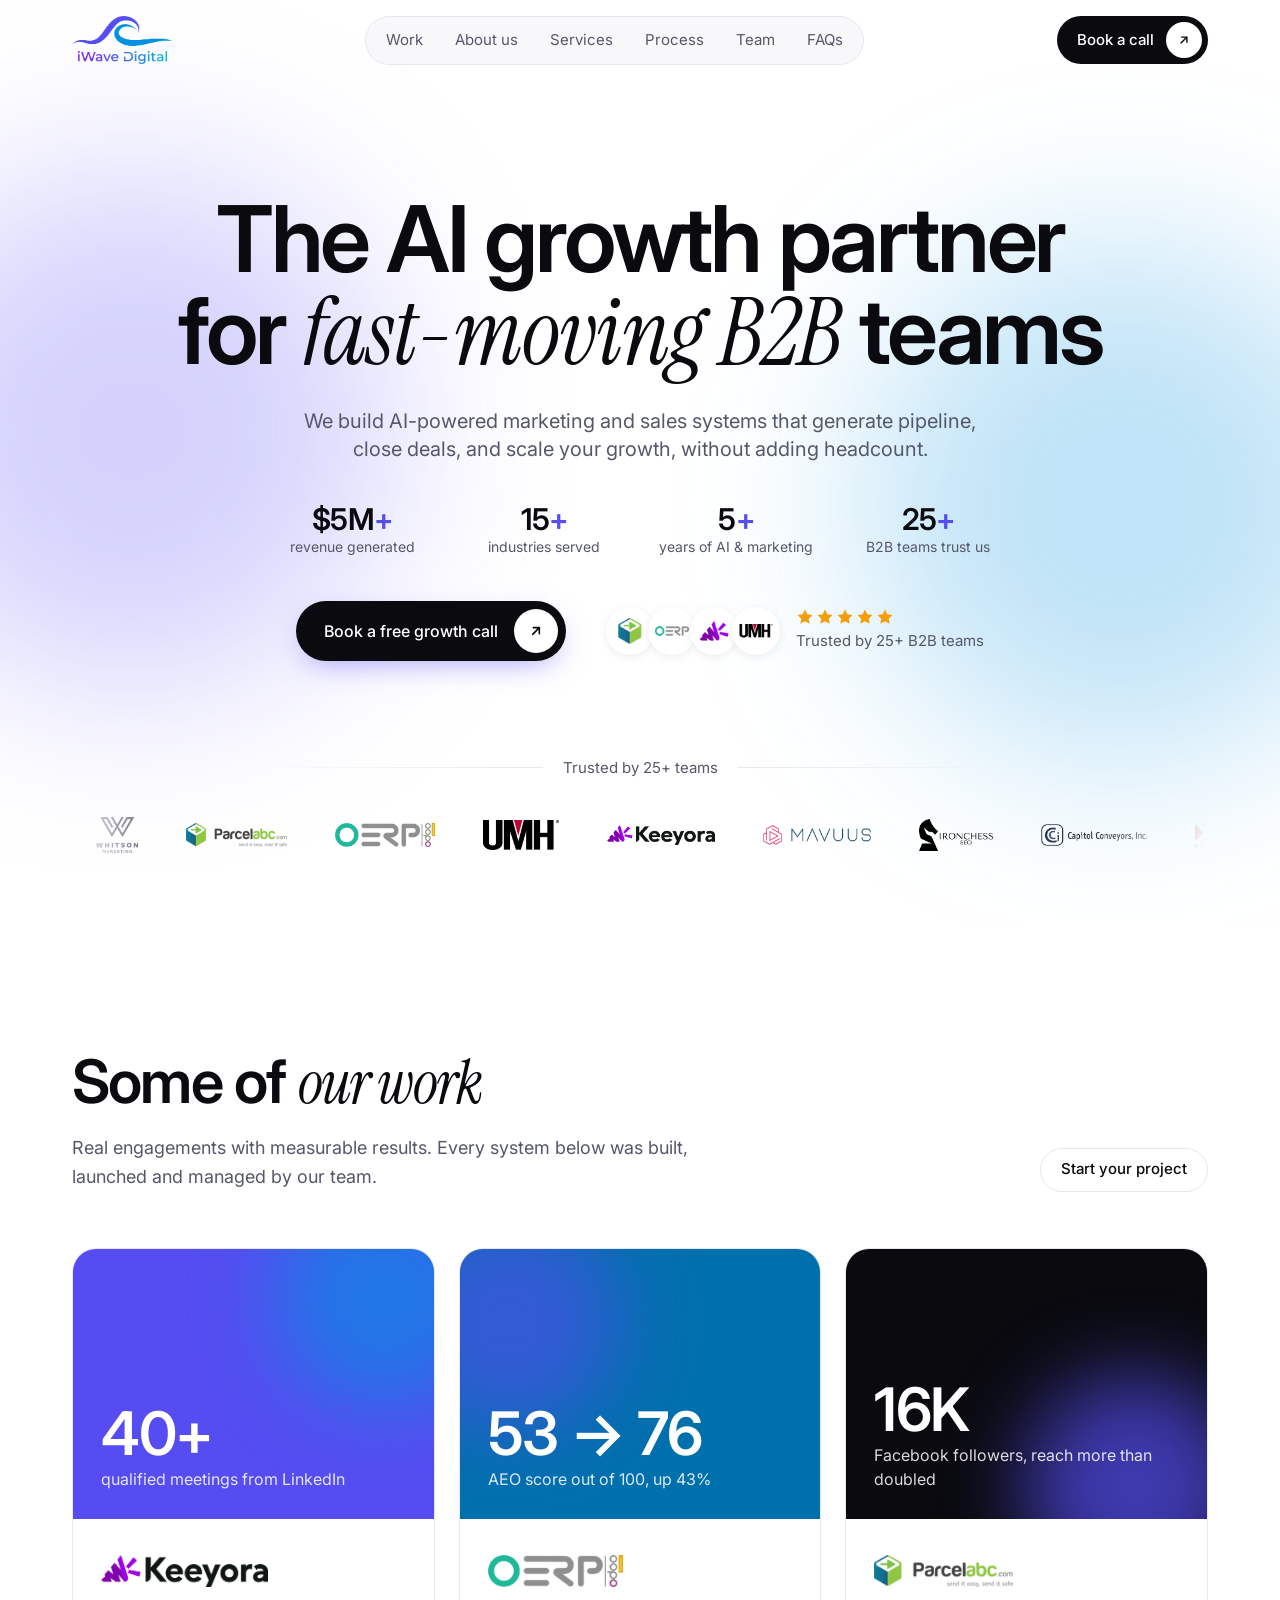
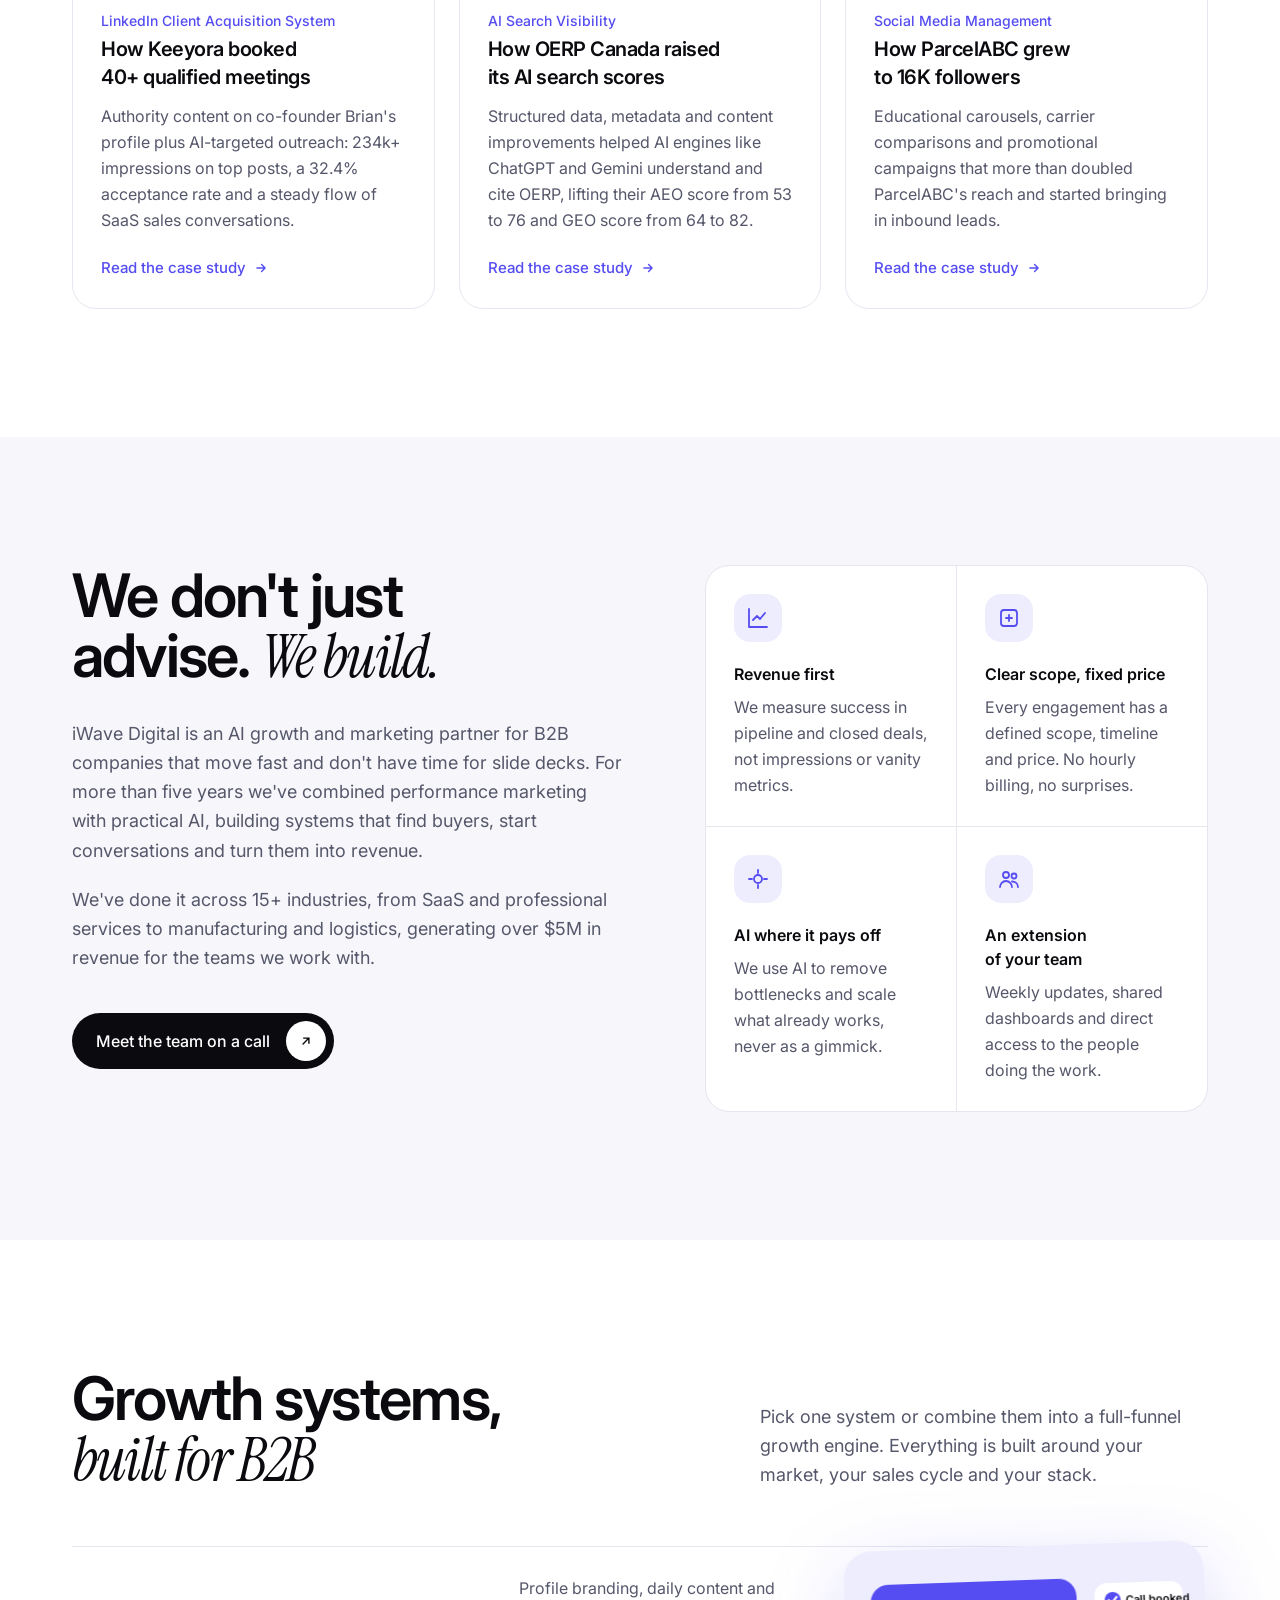
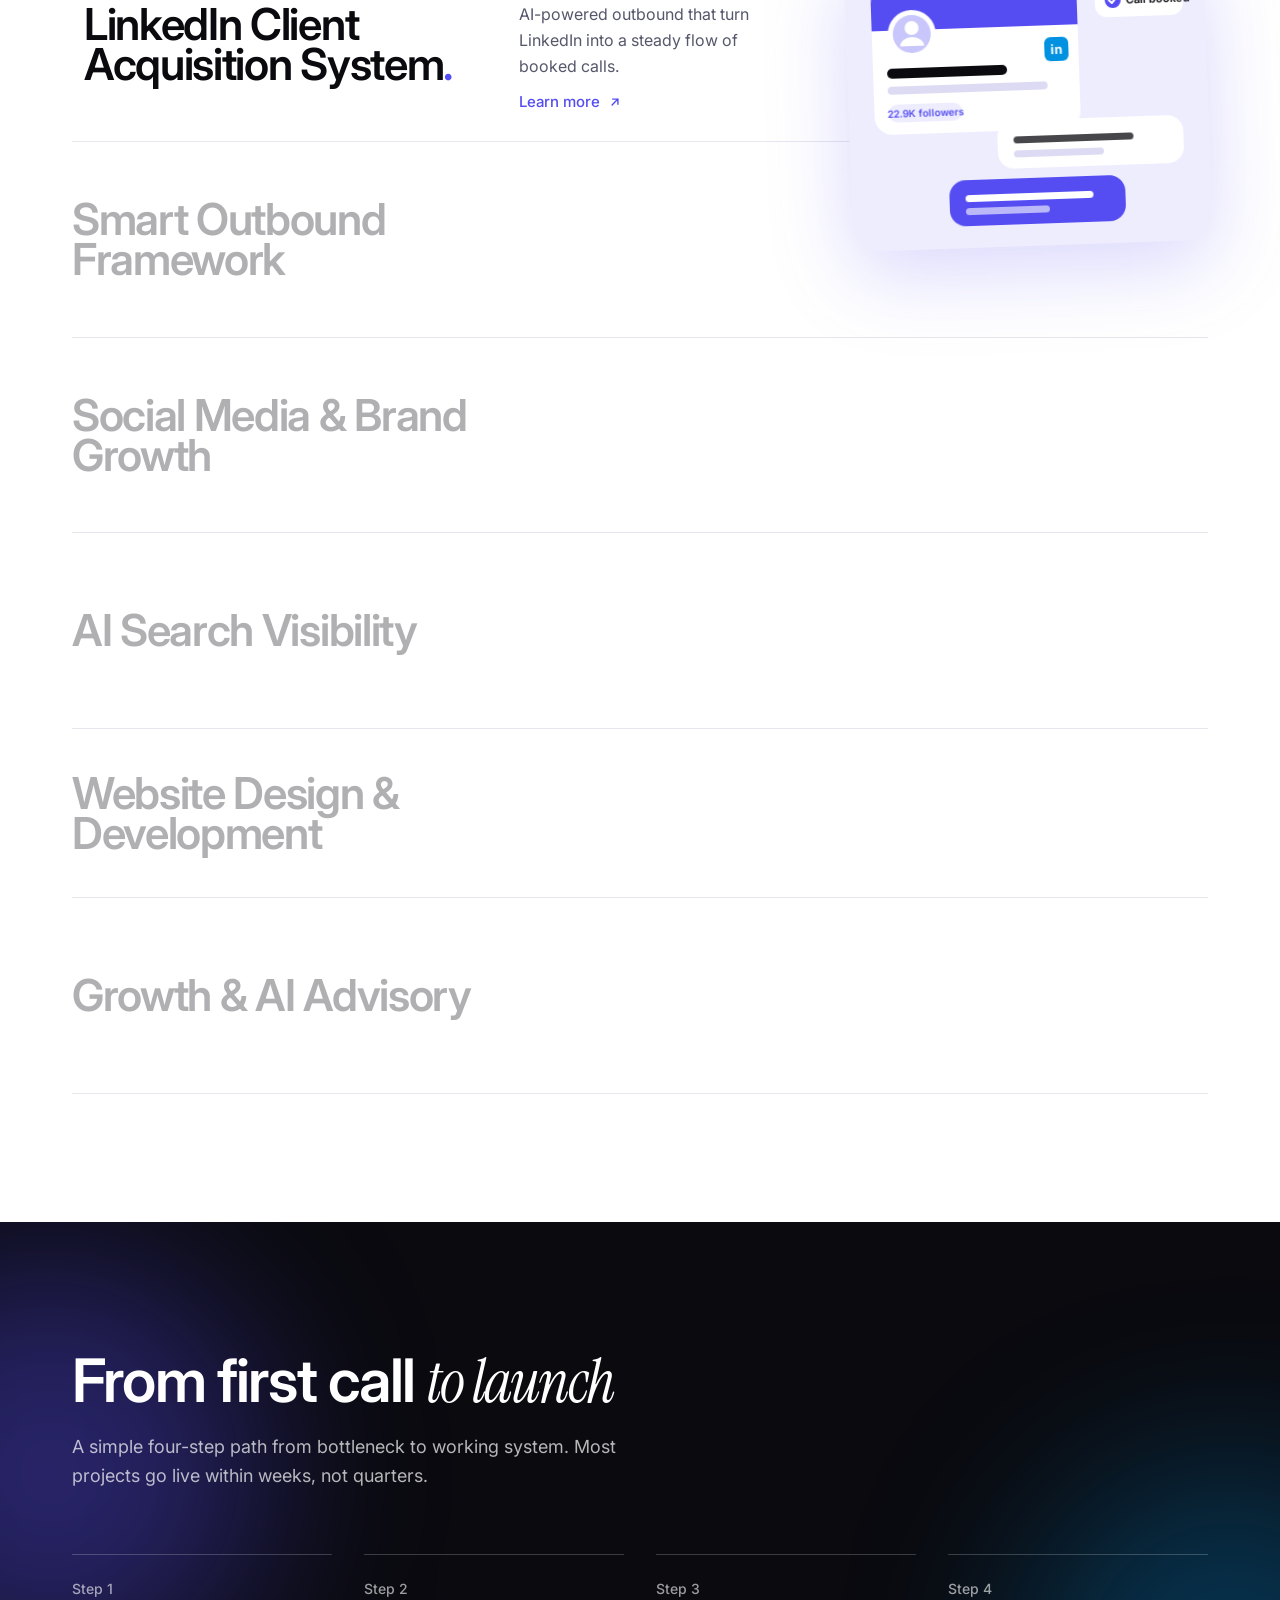
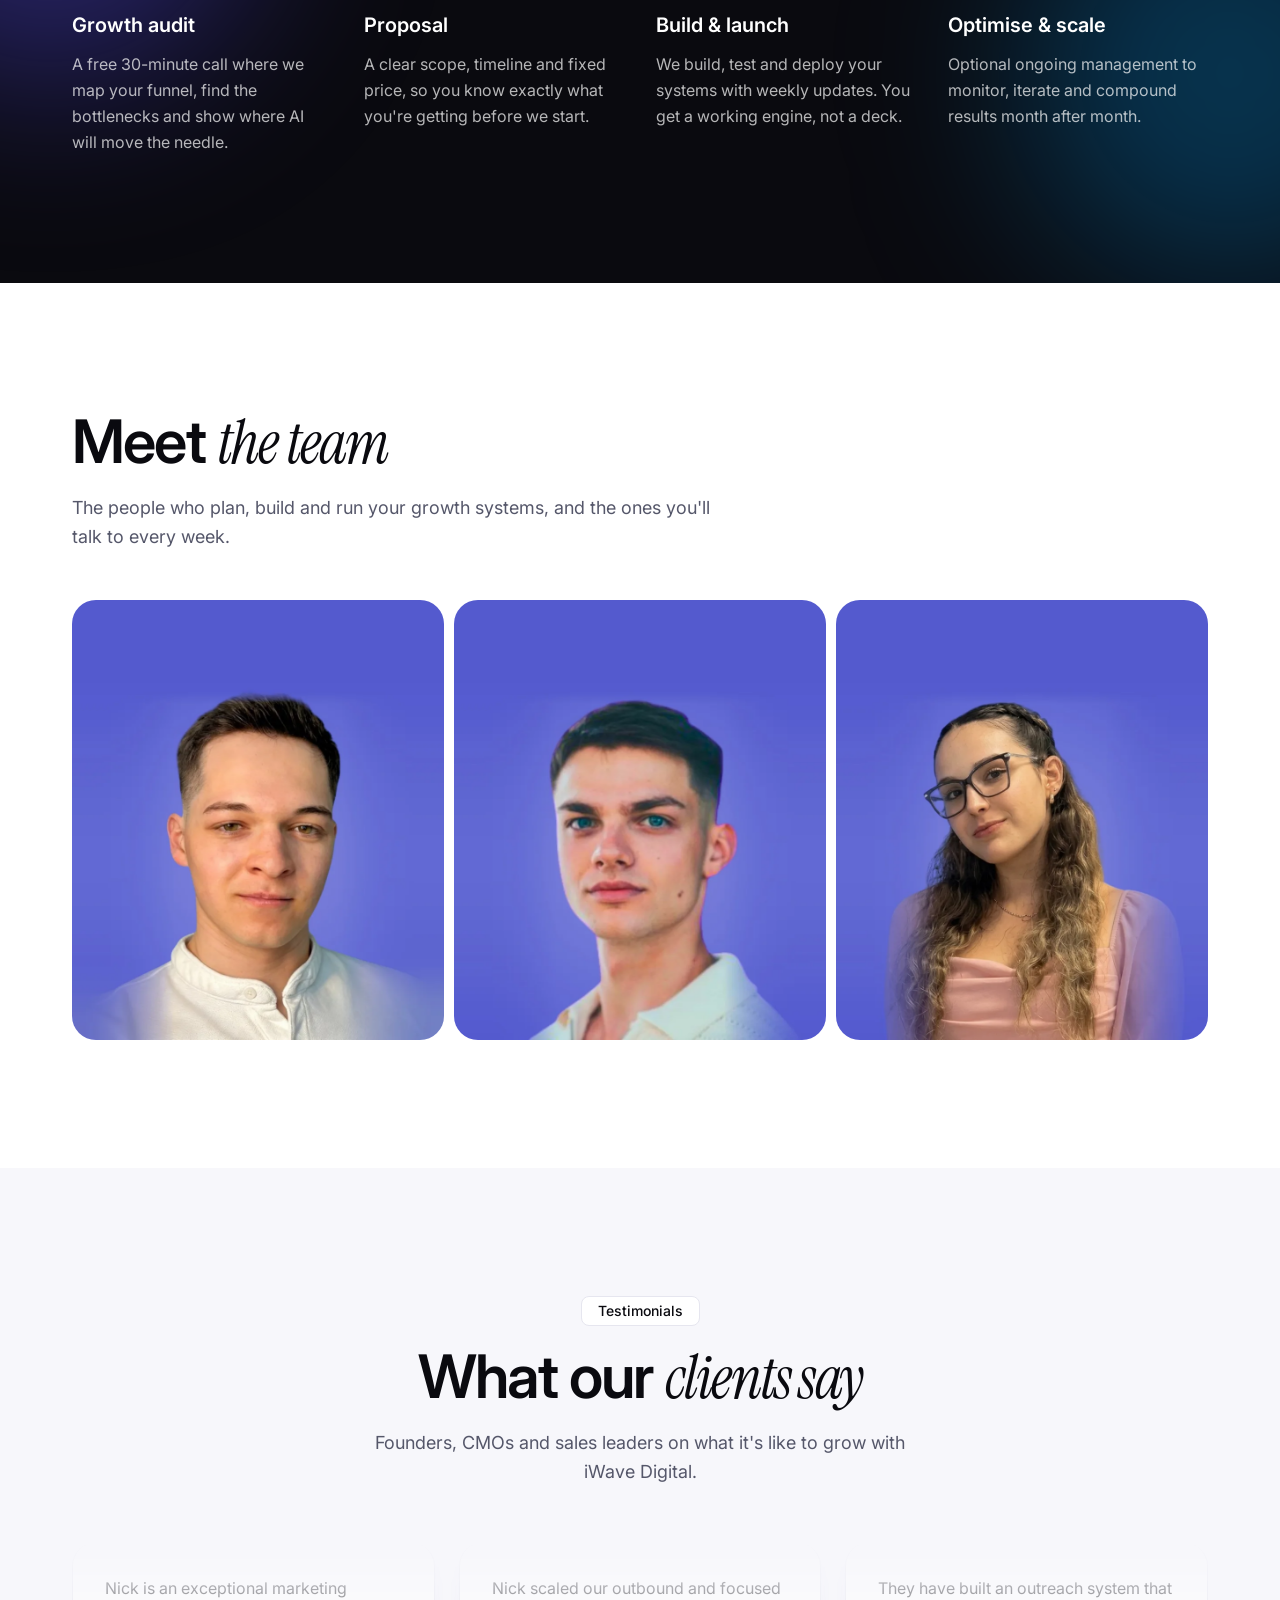
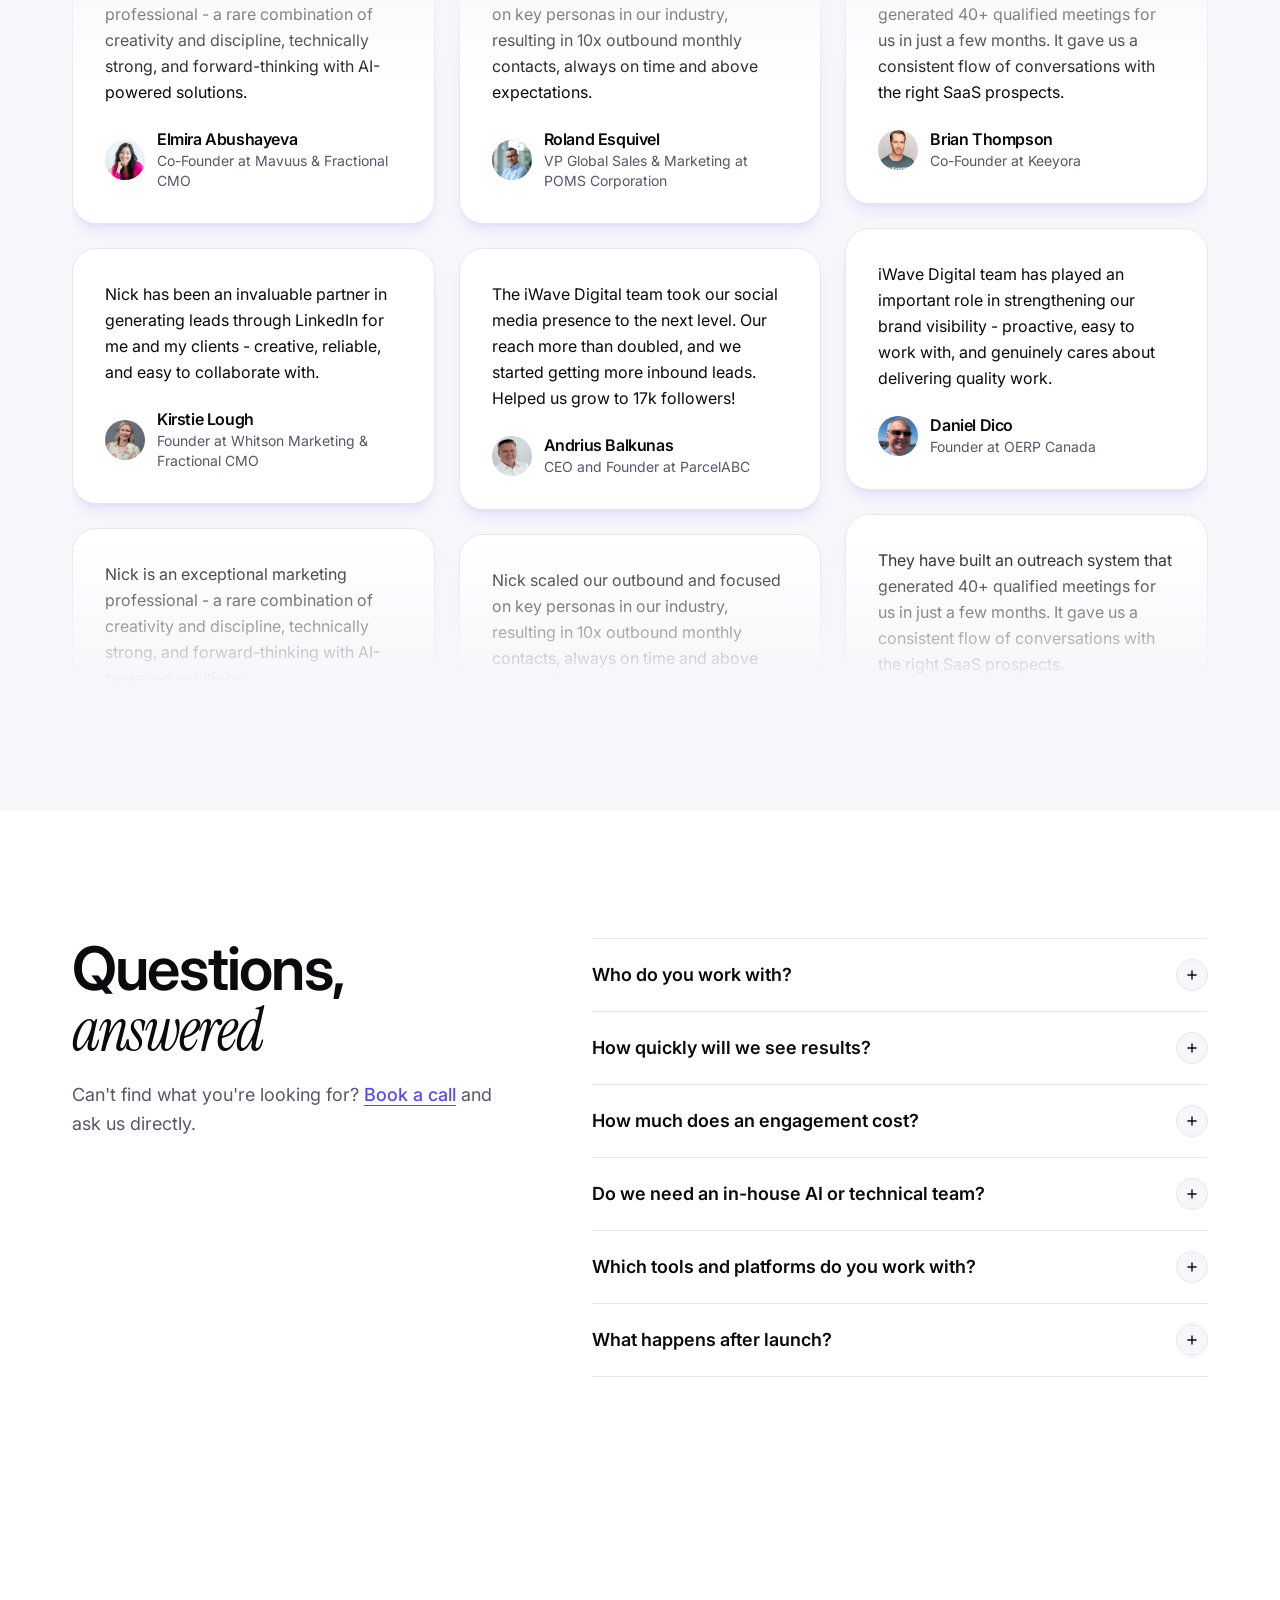
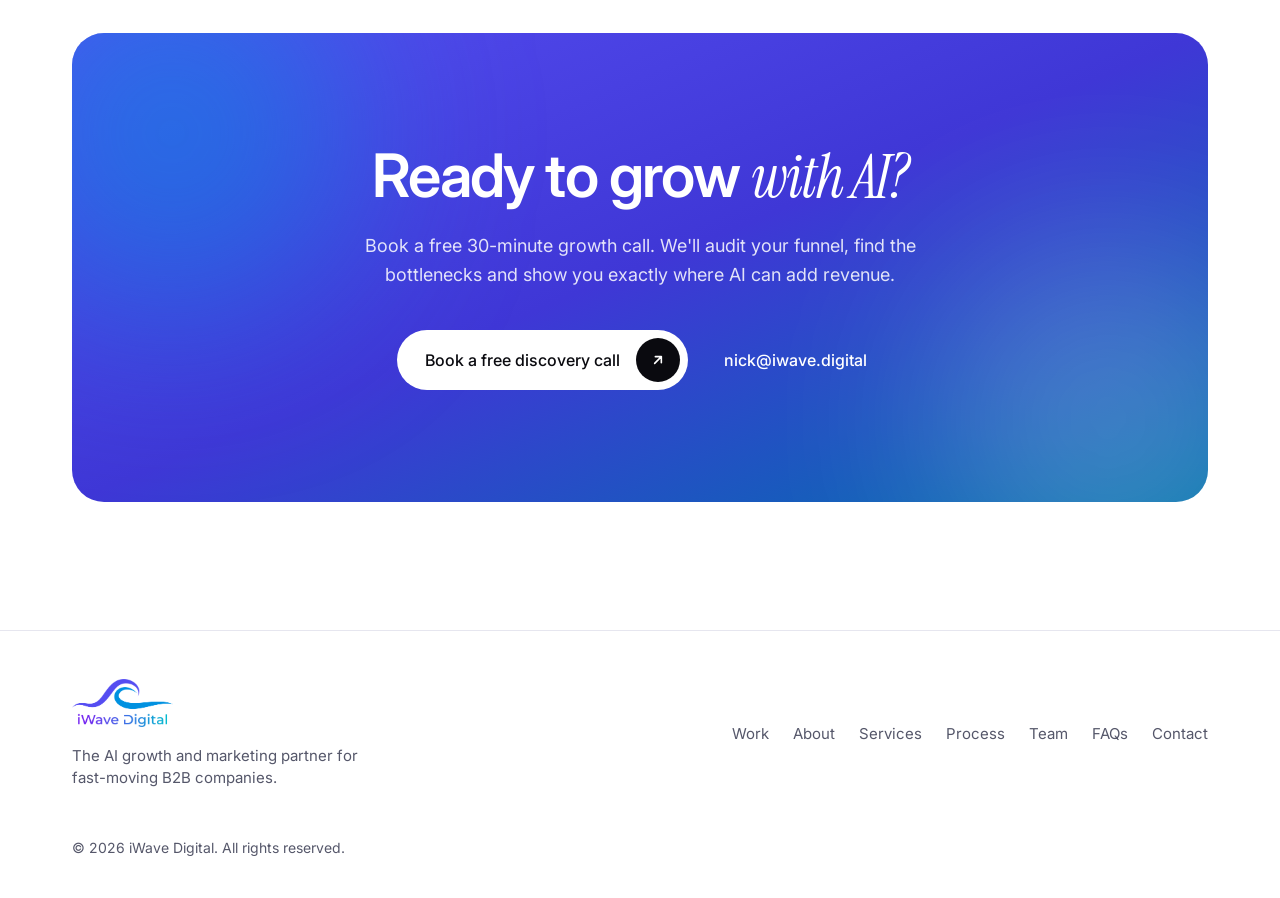
<file: index.html>
<!doctype html>
<html lang="en">
<head>
  <meta charset="utf-8" />
  <meta name="viewport" content="width=device-width, initial-scale=1" />
  <title>iWave Digital | AI Growth Partner for B2B Companies</title>
  <meta name="description" content="We build AI-powered growth systems for B2B teams: LinkedIn lead generation, smart outbound, AI search visibility and more. 25+ clients, $5M+ revenue generated." />
  <link rel="canonical" href="https://www.iwave.digital/" />
  <meta name="theme-color" content="#554DF1" />
  <link rel="icon" href="favicon.ico" sizes="any" />
  <link rel="icon" type="image/png" sizes="32x32" href="favicon-32x32.png" />
  <link rel="icon" type="image/png" sizes="16x16" href="favicon-16x16.png" />
  <link rel="apple-touch-icon" href="apple-touch-icon.png" />
  <link rel="manifest" href="site.webmanifest" />

  <meta property="og:type" content="website" />
  <meta property="og:site_name" content="iWave Digital" />
  <meta property="og:title" content="iWave Digital | AI Growth Partner for B2B Companies" />
  <meta property="og:description" content="We build AI-powered growth systems for B2B teams: LinkedIn lead generation, smart outbound, AI search visibility and more. 25+ clients, $5M+ revenue generated." />
  <meta property="og:url" content="https://www.iwave.digital/" />
  <meta property="og:image" content="https://www.iwave.digital/assets/og-image.jpg" />
  <meta property="og:image:width" content="1200" />
  <meta property="og:image:height" content="630" />
  <meta name="twitter:card" content="summary_large_image" />
  <meta name="twitter:title" content="iWave Digital | AI Growth Partner for B2B Companies" />
  <meta name="twitter:description" content="We build AI-powered growth systems for B2B teams: LinkedIn lead generation, smart outbound, AI search visibility and more. 25+ clients, $5M+ revenue generated." />
  <meta name="twitter:image" content="https://www.iwave.digital/assets/og-image.jpg" />

  <link rel="preconnect" href="https://fonts.googleapis.com" />
  <link rel="preconnect" href="https://fonts.gstatic.com" crossorigin />
  <link href="https://fonts.googleapis.com/css2?family=Inter:wght@400;500;600;700&family=Instrument+Serif:ital@0;1&display=swap" rel="stylesheet" />

  <link rel="stylesheet" href="assets/tailwind.css" />
  <link rel="stylesheet" href="assets/site.css" />
  <script type="application/ld+json">{"@context": "https://schema.org", "@type": "Organization", "name": "iWave Digital", "url": "https://www.iwave.digital/", "logo": "https://www.iwave.digital/assets/iwave-logo.png", "email": "nick@iwave.digital", "description": "We build AI-powered growth systems for B2B teams: LinkedIn lead generation, smart outbound, AI search visibility and more. 25+ clients, $5M+ revenue generated.", "founder": {"@type": "Person", "name": "Nick Gheorghita"}}</script>
  <script type="application/ld+json">{"@context": "https://schema.org", "@type": "WebSite", "name": "iWave Digital", "url": "https://www.iwave.digital/"}</script>
  <script type="application/ld+json">{"@context": "https://schema.org", "@type": "FAQPage", "mainEntity": [{"@type": "Question", "name": "Who do you work with?", "acceptedAnswer": {"@type": "Answer", "text": "B2B companies that are growing fast and want more pipeline without scaling headcount at the same rate, typically SaaS, professional services, manufacturing, logistics and other companies with considered, multi-stakeholder sales."}}, {"@type": "Question", "name": "How quickly will we see results?", "acceptedAnswer": {"@type": "Answer", "text": "Most outbound and paid systems start producing meetings within the first 30–45 days. Content and SEO compound over three to six months. We agree on the milestones up front so you always know what to expect."}}, {"@type": "Question", "name": "How much does an engagement cost?", "acceptedAnswer": {"@type": "Answer", "text": "Every project is fixed-price and scoped after the growth audit, so there's no hourly billing or scope creep. You'll see the full price before anything starts."}}, {"@type": "Question", "name": "Do we need an in-house AI or technical team?", "acceptedAnswer": {"@type": "Answer", "text": "No. We handle strategy, build and deployment, and document everything so your team can run it. If you do have technical staff, we'll work alongside them."}}, {"@type": "Question", "name": "Which tools and platforms do you work with?", "acceptedAnswer": {"@type": "Answer", "text": "We build on the stack you already use, including HubSpot, Salesforce, Pipedrive, LinkedIn, Google Ads and more, and bring in best-in-class AI and automation tools only where they add value."}}, {"@type": "Question", "name": "What happens after launch?", "acceptedAnswer": {"@type": "Answer", "text": "You own everything we build. Many clients keep us on an optional monthly plan to monitor performance, run experiments and keep improving results."}}]}</script>
</head>

<body class="bg-white font-sans text-ink">
  <a href="#main" class="sr-only focus:not-sr-only focus:fixed focus:left-4 focus:top-4 focus:z-[100] focus:rounded-full focus:bg-ink focus:px-4 focus:py-2 focus:text-white">Skip to content</a>

  <!-- ============ HEADER ============ -->
  <header id="top" class="sticky top-0 z-50 transition-colors" data-header>
    <div class="mx-auto flex max-w-site items-center justify-between gap-4 px-4 py-4 sm:px-6 lg:px-8">
      <a href="#top" class="flex shrink-0 items-center">
        <img src="assets/iwave-logo.png" alt="iWave Digital" width="101" height="48" class="h-10 w-auto sm:h-12" />
      </a>

      <!-- Pill nav (desktop) -->
      <nav aria-label="Primary" class="hidden lg:block">
        <ul class="flex items-center rounded-full border border-line bg-surface/80 p-1 text-[15px] backdrop-blur" data-nav>
          <li><a href="#work" class="nav-link block rounded-full px-4 py-2 text-muted transition hover:text-ink">Work</a></li>
          <li><a href="#about" class="nav-link block rounded-full px-4 py-2 text-muted transition hover:text-ink">About us</a></li>
          <li><a href="#services" class="nav-link block rounded-full px-4 py-2 text-muted transition hover:text-ink">Services</a></li>
          <li><a href="#process" class="nav-link block rounded-full px-4 py-2 text-muted transition hover:text-ink">Process</a></li>
          <li><a href="#team" class="nav-link block rounded-full px-4 py-2 text-muted transition hover:text-ink">Team</a></li>
                    <li><a href="#faq" class="nav-link block rounded-full px-4 py-2 text-muted transition hover:text-ink">FAQs</a></li>
        </ul>
      </nav>

      <div class="flex items-center gap-2">
        <a href="https://cal.com/iwave-digital/discovery-call" target="_blank" rel="noopener" class="group hidden items-center gap-3 rounded-full bg-ink py-1.5 pl-5 pr-1.5 text-[15px] font-medium text-white transition hover:bg-brand sm:inline-flex">
          Book a call
          <span class="flex h-9 w-9 items-center justify-center rounded-full bg-white text-ink transition group-hover:rotate-45" aria-hidden="true">
            <svg width="14" height="14" viewBox="0 0 24 24" fill="none" stroke="currentColor" stroke-width="2.4" stroke-linecap="round" stroke-linejoin="round"><path d="M7 17 17 7M8 7h9v9"/></svg>
          </span>
        </a>
        <a href="https://cal.com/iwave-digital/discovery-call" target="_blank" rel="noopener" class="inline-flex h-11 items-center rounded-full bg-ink px-4 text-sm font-medium text-white transition hover:bg-brand sm:hidden">Book a call</a>
        <button type="button" class="flex h-11 w-11 items-center justify-center rounded-full border border-line bg-white lg:hidden" aria-controls="mobile-menu" aria-expanded="false" aria-label="Open menu" data-menu-btn>
          <svg width="20" height="20" viewBox="0 0 24 24" fill="none" stroke="currentColor" stroke-width="2" stroke-linecap="round" aria-hidden="true"><path d="M4 7h16M4 12h16M4 17h16"/></svg>
        </button>
      </div>
    </div>

    <!-- Mobile menu -->
    <div id="mobile-menu" class="hidden border-t border-line bg-white px-4 pb-6 pt-2 lg:hidden" data-menu>
      <ul class="flex flex-col text-lg">
        <li><a href="#work" class="block border-b border-line py-3">Work</a></li>
        <li><a href="#about" class="block border-b border-line py-3">About us</a></li>
        <li><a href="#services" class="block border-b border-line py-3">Services</a></li>
        <li><a href="#process" class="block border-b border-line py-3">Process</a></li>
        <li><a href="#team" class="block border-b border-line py-3">Team</a></li>
                <li><a href="#faq" class="block border-b border-line py-3">FAQs</a></li>
      </ul>
      <a href="https://cal.com/iwave-digital/discovery-call" target="_blank" rel="noopener" class="mt-5 flex items-center justify-center rounded-full bg-ink py-3.5 font-medium text-white">Book a call</a>
    </div>
  </header>

  <main id="main">
    <!-- ============ HERO ============ -->
    <section class="relative -mt-[76px] overflow-hidden pt-[76px]">
      <div class="glow left-[-10%] top-[18%] h-[520px] w-[520px] bg-brand/25" aria-hidden="true"></div>
      <div class="glow right-[-8%] top-[26%] h-[520px] w-[520px] bg-sky/25" aria-hidden="true"></div>

      <div class="relative mx-auto max-w-site px-4 pb-10 pt-12 text-center sm:px-6 sm:pb-16 sm:pt-28 lg:px-8">
        <h1 class="rise mx-auto max-w-5xl text-[44px] font-semibold leading-[1.02] tracking-[-0.035em] sm:text-7xl lg:text-[92px]">
          The AI growth partner for
          <span class="font-serif font-normal italic tracking-[-0.01em]">fast-moving B2B</span> teams
        </h1>
        <p class="rise rise-2 mx-auto mt-7 max-w-2xl text-lg leading-relaxed text-muted sm:text-xl">
          We build AI-powered marketing and sales systems that generate pipeline, close deals, and scale your growth, without adding headcount.
        </p>

        <dl class="rise rise-3 mx-auto mt-10 grid max-w-3xl grid-cols-2 gap-y-7 sm:grid-cols-4" aria-label="iWave Digital in numbers">
          <div class="flex flex-col-reverse items-center px-2">
            <dt class="mt-0.5 text-sm text-muted">revenue generated</dt>
            <dd class="text-2xl font-semibold tracking-tight sm:text-[30px]">$5M<span class="text-brand">+</span></dd>
          </div>
          <div class="flex flex-col-reverse items-center px-2">
            <dt class="mt-0.5 text-sm text-muted">industries served</dt>
            <dd class="text-2xl font-semibold tracking-tight sm:text-[30px]">15<span class="text-brand">+</span></dd>
          </div>
          <div class="flex flex-col-reverse items-center px-2">
            <dt class="mt-0.5 text-sm text-muted">years of AI &amp; marketing</dt>
            <dd class="text-2xl font-semibold tracking-tight sm:text-[30px]">5<span class="text-brand">+</span></dd>
          </div>
          <div class="flex flex-col-reverse items-center px-2">
            <dt class="mt-0.5 text-sm text-muted">B2B teams trust us</dt>
            <dd class="text-2xl font-semibold tracking-tight sm:text-[30px]">25<span class="text-brand">+</span></dd>
          </div>
        </dl>

        <div class="rise rise-4 mt-11 flex flex-col items-center justify-center gap-6 sm:flex-row sm:gap-10">
          <a href="https://cal.com/iwave-digital/discovery-call" target="_blank" rel="noopener" class="group inline-flex items-center gap-4 rounded-full bg-ink py-2 pl-7 pr-2 text-base font-medium text-white shadow-[0_10px_30px_-10px_rgba(85,77,241,.55)] transition hover:bg-brand">
            Book a free growth call
            <span class="flex h-11 w-11 items-center justify-center rounded-full bg-white text-ink transition group-hover:rotate-45" aria-hidden="true">
              <svg width="16" height="16" viewBox="0 0 24 24" fill="none" stroke="currentColor" stroke-width="2.4" stroke-linecap="round" stroke-linejoin="round"><path d="M7 17 17 7M8 7h9v9"/></svg>
            </span>
          </a>

          <div class="flex flex-col items-center gap-3 text-center sm:flex-row sm:gap-4 sm:text-left">
            <div class="flex -space-x-1.5">
              <img src="assets/marks/parcelabc.webp" alt="ParcelABC" title="ParcelABC" width="48" height="48" class="h-12 w-12 rounded-full border-2 border-white bg-white shadow-[0_2px_8px_rgba(10,10,15,.08)]" />
              <img src="assets/marks/oerp-canada.webp" alt="OERP Canada" title="OERP Canada" width="48" height="48" class="h-12 w-12 rounded-full border-2 border-white bg-white shadow-[0_2px_8px_rgba(10,10,15,.08)]" />
              <img src="assets/marks/keeyora.webp" alt="Keeyora" title="Keeyora" width="48" height="48" class="h-12 w-12 rounded-full border-2 border-white bg-white shadow-[0_2px_8px_rgba(10,10,15,.08)]" />
              <img src="assets/marks/umh.webp" alt="UMH" title="UMH" width="48" height="48" class="h-12 w-12 rounded-full border-2 border-white bg-white shadow-[0_2px_8px_rgba(10,10,15,.08)]" />
            </div>
            <div>
              <div class="flex justify-center gap-0.5 text-[#F59E0B] sm:justify-start" role="img" aria-label="Rated 5 out of 5">
                <svg width="18" height="18" viewBox="0 0 24 24" fill="currentColor" aria-hidden="true"><path d="m12 2 3.1 6.3 6.9 1-5 4.9 1.2 6.8L12 17.8 5.8 21l1.2-6.8-5-4.9 6.9-1z"/></svg>
                <svg width="18" height="18" viewBox="0 0 24 24" fill="currentColor" aria-hidden="true"><path d="m12 2 3.1 6.3 6.9 1-5 4.9 1.2 6.8L12 17.8 5.8 21l1.2-6.8-5-4.9 6.9-1z"/></svg>
                <svg width="18" height="18" viewBox="0 0 24 24" fill="currentColor" aria-hidden="true"><path d="m12 2 3.1 6.3 6.9 1-5 4.9 1.2 6.8L12 17.8 5.8 21l1.2-6.8-5-4.9 6.9-1z"/></svg>
                <svg width="18" height="18" viewBox="0 0 24 24" fill="currentColor" aria-hidden="true"><path d="m12 2 3.1 6.3 6.9 1-5 4.9 1.2 6.8L12 17.8 5.8 21l1.2-6.8-5-4.9 6.9-1z"/></svg>
                <svg width="18" height="18" viewBox="0 0 24 24" fill="currentColor" aria-hidden="true"><path d="m12 2 3.1 6.3 6.9 1-5 4.9 1.2 6.8L12 17.8 5.8 21l1.2-6.8-5-4.9 6.9-1z"/></svg>
              </div>
              <p class="mt-1 text-[15px] text-muted">Trusted by 25+ B2B teams</p>
            </div>
          </div>
        </div>

        <!-- Logo marquee -->
        <div class="rise rise-4 mt-14 sm:mt-24">
          <div class="mx-auto flex max-w-3xl items-center gap-5 text-[15px] text-muted">
            <span class="h-px flex-1 bg-gradient-to-r from-transparent to-line" aria-hidden="true"></span>
            <p>Trusted by 25+ teams</p>
            <span class="h-px flex-1 bg-gradient-to-l from-transparent to-line" aria-hidden="true"></span>
          </div>

          <div class="marquee relative mt-8 overflow-hidden" data-marquee>
            <!-- Logos are pre-sized in assets/logos to equal visual weight; the list is duplicated once for a seamless loop. -->
            <ul class="marquee-track items-center" aria-label="Client logos">
              <li class="flex h-12 shrink-0 items-center justify-center px-5 sm:px-6"><img src="assets/logos/whitson-marketing.webp" alt="Whitson Marketing" width="42" height="36" /></li>
              <li class="flex h-12 shrink-0 items-center justify-center px-5 sm:px-6"><img src="assets/logos/parcelabc.webp" alt="ParcelABC" width="101" height="23" /></li>
              <li class="flex h-12 shrink-0 items-center justify-center px-5 sm:px-6"><img src="assets/logos/oerp-canada.webp" alt="OERP Canada" width="100" height="24" /></li>
              <li class="flex h-12 shrink-0 items-center justify-center px-5 sm:px-6"><img src="assets/logos/umh.webp" alt="UMH" width="76" height="32" /></li>
              <li class="flex h-12 shrink-0 items-center justify-center px-5 sm:px-6"><img src="assets/logos/keeyora.webp" alt="Keeyora" width="108" height="21" /></li>
              <li class="flex h-12 shrink-0 items-center justify-center px-5 sm:px-6"><img src="assets/logos/mavuus.webp" alt="Mavuus" width="108" height="20" /></li>
              <li class="flex h-12 shrink-0 items-center justify-center px-5 sm:px-6"><img src="assets/logos/ironchess-seo.webp" alt="IronChess SEO" width="74" height="32" /></li>
              <li class="flex h-12 shrink-0 items-center justify-center px-5 sm:px-6"><img src="assets/logos/capitol-conveyors.webp" alt="Capitol Conveyors" width="106" height="22" /></li>
              <li class="flex h-12 shrink-0 items-center justify-center px-5 sm:px-6"><img src="assets/logos/poms.webp" alt="POMS" width="91" height="26" /></li>
              <!-- duplicate set for seamless loop -->
              <li class="flex h-12 shrink-0 items-center justify-center px-5 sm:px-6" aria-hidden="true"><img src="assets/logos/whitson-marketing.webp" alt="" width="42" height="36" /></li>
              <li class="flex h-12 shrink-0 items-center justify-center px-5 sm:px-6" aria-hidden="true"><img src="assets/logos/parcelabc.webp" alt="" width="101" height="23" /></li>
              <li class="flex h-12 shrink-0 items-center justify-center px-5 sm:px-6" aria-hidden="true"><img src="assets/logos/oerp-canada.webp" alt="" width="100" height="24" /></li>
              <li class="flex h-12 shrink-0 items-center justify-center px-5 sm:px-6" aria-hidden="true"><img src="assets/logos/umh.webp" alt="" width="76" height="32" /></li>
              <li class="flex h-12 shrink-0 items-center justify-center px-5 sm:px-6" aria-hidden="true"><img src="assets/logos/keeyora.webp" alt="" width="108" height="21" /></li>
              <li class="flex h-12 shrink-0 items-center justify-center px-5 sm:px-6" aria-hidden="true"><img src="assets/logos/mavuus.webp" alt="" width="108" height="20" /></li>
              <li class="flex h-12 shrink-0 items-center justify-center px-5 sm:px-6" aria-hidden="true"><img src="assets/logos/ironchess-seo.webp" alt="" width="74" height="32" /></li>
              <li class="flex h-12 shrink-0 items-center justify-center px-5 sm:px-6" aria-hidden="true"><img src="assets/logos/capitol-conveyors.webp" alt="" width="106" height="22" /></li>
              <li class="flex h-12 shrink-0 items-center justify-center px-5 sm:px-6" aria-hidden="true"><img src="assets/logos/poms.webp" alt="" width="91" height="26" /></li>
            </ul>
          </div>
        </div>
      </div>
    </section>

    <!-- ============ CASE STUDIES ============ -->
    <section id="work" class="py-16 sm:py-32">
      <div class="mx-auto max-w-site px-4 sm:px-6 lg:px-8">
        <div class="flex flex-col justify-between gap-6 md:flex-row md:items-end">
          <div class="max-w-2xl">
            <h2 class="text-4xl font-semibold tracking-[-0.03em] sm:text-6xl">Some of <span class="font-serif font-normal italic">our work</span></h2>
            <p class="mt-5 text-lg leading-relaxed text-muted">Real engagements with measurable results. Every system below was built, launched and managed by our team.</p>
          </div>
          <a href="https://cal.com/iwave-digital/discovery-call" target="_blank" rel="noopener" class="inline-flex h-11 items-center gap-2 self-start rounded-full border border-line px-5 text-[15px] font-medium transition hover:border-ink md:self-auto">Start your project</a>
        </div>

        <div class="swipe-row -mx-4 mt-10 flex snap-x snap-mandatory gap-4 overflow-x-auto px-4 pb-2 sm:-mx-6 sm:mt-14 sm:px-6 lg:mx-0 lg:grid lg:grid-cols-3 lg:gap-6 lg:overflow-visible lg:px-0 lg:pb-0">
          <a href="services/linkedin-client-acquisition.html#case-study" class="group flex flex-col overflow-hidden rounded-3xl border border-line bg-white transition hover:-translate-y-1 hover:shadow-[0_24px_60px_-30px_rgba(85,77,241,.45)]">
            <div class="relative flex aspect-[16/9] flex-col justify-end overflow-hidden sm:aspect-[4/3] bg-brand p-7 text-white">
              <div class="absolute -right-16 -top-16 bg-sky/60 h-56 w-56 rounded-full blur-2xl" aria-hidden="true"></div>
              <p class="relative text-5xl font-semibold tracking-tight sm:text-6xl">40+</p>
              <p class="relative mt-1 text-white/85">qualified meetings from LinkedIn</p>
            </div>
            <div class="flex flex-1 flex-col p-7">
              <div class="flex h-12 items-center"><img src="assets/logos/keeyora.webp" alt="Keeyora" width="180" height="35" class="h-8 w-auto" loading="lazy" /></div>
              <p class="mt-4 text-sm font-medium text-brand">LinkedIn Client Acquisition System</p>
              <h3 class="mt-1 text-xl font-semibold tracking-tight">How Keeyora booked 40+ qualified meetings</h3>
              <p class="mt-3 leading-relaxed text-muted">Authority content on co-founder Brian's profile plus AI-targeted outreach: 234k+ impressions on top posts, a 32.4% acceptance rate and a steady flow of SaaS sales conversations.</p>
              <span class="mt-auto inline-flex items-center gap-2 pt-6 text-[15px] font-medium text-brand">Read the case study<svg class="transition group-hover:translate-x-1" width="14" height="14" viewBox="0 0 24 24" fill="none" stroke="currentColor" stroke-width="2.4" stroke-linecap="round" stroke-linejoin="round" aria-hidden="true"><path d="M5 12h14M13 6l6 6-6 6"/></svg></span>
            </div>
          </a>

          <a href="services/ai-search-visibility.html#case-study" class="group flex flex-col overflow-hidden rounded-3xl border border-line bg-white transition hover:-translate-y-1 hover:shadow-[0_24px_60px_-30px_rgba(85,77,241,.45)]">
            <div class="relative flex aspect-[16/9] flex-col justify-end overflow-hidden sm:aspect-[4/3] bg-sky-dark p-7 text-white">
              <div class="absolute -left-16 -top-10 bg-brand/60 h-56 w-56 rounded-full blur-2xl" aria-hidden="true"></div>
              <p class="relative text-5xl font-semibold tracking-tight sm:text-6xl">53 → 76</p>
              <p class="relative mt-1 text-white/85">AEO score out of 100, up 43%</p>
            </div>
            <div class="flex flex-1 flex-col p-7">
              <div class="flex h-12 items-center"><img src="assets/logos/oerp-canada.webp" alt="OERP Canada" width="167" height="40" class="h-8 w-auto" loading="lazy" /></div>
              <p class="mt-4 text-sm font-medium text-brand">AI Search Visibility</p>
              <h3 class="mt-1 text-xl font-semibold tracking-tight">How OERP Canada raised its AI search scores</h3>
              <p class="mt-3 leading-relaxed text-muted">Structured data, metadata and content improvements helped AI engines like ChatGPT and Gemini understand and cite OERP, lifting their AEO score from 53 to 76 and GEO score from 64 to 82.</p>
              <span class="mt-auto inline-flex items-center gap-2 pt-6 text-[15px] font-medium text-brand">Read the case study<svg class="transition group-hover:translate-x-1" width="14" height="14" viewBox="0 0 24 24" fill="none" stroke="currentColor" stroke-width="2.4" stroke-linecap="round" stroke-linejoin="round" aria-hidden="true"><path d="M5 12h14M13 6l6 6-6 6"/></svg></span>
            </div>
          </a>

          <a href="services/social-media-brand-growth.html#case-studies" class="group flex flex-col overflow-hidden rounded-3xl border border-line bg-white transition hover:-translate-y-1 hover:shadow-[0_24px_60px_-30px_rgba(85,77,241,.45)]">
            <div class="relative flex aspect-[16/9] flex-col justify-end overflow-hidden sm:aspect-[4/3] bg-ink p-7 text-white">
              <div class="absolute -bottom-20 -right-10 bg-brand/70 h-56 w-56 rounded-full blur-2xl" aria-hidden="true"></div>
              <p class="relative text-5xl font-semibold tracking-tight sm:text-6xl">16K</p>
              <p class="relative mt-1 text-white/85">Facebook followers, reach more than doubled</p>
            </div>
            <div class="flex flex-1 flex-col p-7">
              <div class="flex h-12 items-center"><img src="assets/logos/parcelabc.webp" alt="ParcelABC" width="169" height="39" class="h-8 w-auto" loading="lazy" /></div>
              <p class="mt-4 text-sm font-medium text-brand">Social Media Management</p>
              <h3 class="mt-1 text-xl font-semibold tracking-tight">How ParcelABC grew to 16K followers</h3>
              <p class="mt-3 leading-relaxed text-muted">Educational carousels, carrier comparisons and promotional campaigns that more than doubled ParcelABC's reach and started bringing in inbound leads.</p>
              <span class="mt-auto inline-flex items-center gap-2 pt-6 text-[15px] font-medium text-brand">Read the case study<svg class="transition group-hover:translate-x-1" width="14" height="14" viewBox="0 0 24 24" fill="none" stroke="currentColor" stroke-width="2.4" stroke-linecap="round" stroke-linejoin="round" aria-hidden="true"><path d="M5 12h14M13 6l6 6-6 6"/></svg></span>
            </div>
          </a>
        </div>
      </div>
    </section>

    <!-- ============ ABOUT ============ -->
    <section id="about" class="bg-surface py-16 sm:py-32">
      <div class="mx-auto grid max-w-site gap-14 px-4 sm:px-6 lg:grid-cols-[1.1fr_1fr] lg:gap-20 lg:px-8">
        <div>
          <h2 class="text-4xl font-semibold tracking-[-0.03em] sm:text-6xl">We don't just advise. <span class="font-serif font-normal italic">We build.</span></h2>
          <div class="mt-8 space-y-5 text-lg leading-relaxed text-muted">
            <p>iWave Digital is an AI growth and marketing partner for B2B companies that move fast and don't have time for slide decks. For more than five years we've combined performance marketing with practical AI, building systems that find buyers, start conversations and turn them into revenue.</p>
            <p>We've done it across 15+ industries, from SaaS and professional services to manufacturing and logistics, generating over $5M in revenue for the teams we work with.</p>
          </div>
          <a href="https://cal.com/iwave-digital/discovery-call" target="_blank" rel="noopener" class="group mt-10 inline-flex items-center gap-4 rounded-full bg-ink py-2 pl-6 pr-2 font-medium text-white transition hover:bg-brand">
            Meet the team on a call
            <span class="flex h-10 w-10 items-center justify-center rounded-full bg-white text-ink transition group-hover:rotate-45" aria-hidden="true">
              <svg width="14" height="14" viewBox="0 0 24 24" fill="none" stroke="currentColor" stroke-width="2.4" stroke-linecap="round" stroke-linejoin="round"><path d="M7 17 17 7M8 7h9v9"/></svg>
            </span>
          </a>
        </div>

        <!-- Principle cards: cursor spotlight, animated icon tile and accent bar on hover/focus/tap -->
        <ul class="grid gap-px overflow-hidden rounded-3xl border border-line bg-line sm:grid-cols-2">
          <li class="about-card group flex gap-4 bg-white p-5 sm:block sm:p-7" tabindex="0">
            <span class="about-icon flex h-11 w-11 shrink-0 sm:h-12 sm:w-12 items-center justify-center rounded-2xl bg-brand-soft text-brand" aria-hidden="true">
              <svg width="24" height="24" viewBox="0 0 24 24" fill="none" stroke="currentColor" stroke-width="1.8" stroke-linecap="round" stroke-linejoin="round"><path d="M3 3v18h18"/><path class="ab-line" d="m7 14 4-4 3 3 5-6"/><circle class="ab-dot" cx="19" cy="7" r="1.6" fill="currentColor" stroke="none"/></svg>
            </span>
            <div>
              <h3 class="font-semibold sm:mt-5">Revenue first</h3>
              <p class="mt-1 leading-relaxed text-muted sm:mt-2">We measure success in pipeline and closed deals, not impressions or vanity metrics.</p>
            </div>
            <span class="about-bar" aria-hidden="true"></span>
          </li>
          <li class="about-card group flex gap-4 bg-white p-5 sm:block sm:p-7" tabindex="0">
            <span class="about-icon flex h-11 w-11 shrink-0 sm:h-12 sm:w-12 items-center justify-center rounded-2xl bg-brand-soft text-brand" aria-hidden="true">
              <svg width="24" height="24" viewBox="0 0 24 24" fill="none" stroke="currentColor" stroke-width="1.8" stroke-linecap="round" stroke-linejoin="round"><rect x="4" y="4" width="16" height="16" rx="3"/><path class="ab-plus" d="M9 12h6M12 9v6"/></svg>
            </span>
            <div>
              <h3 class="font-semibold sm:mt-5">Clear scope, fixed price</h3>
              <p class="mt-1 leading-relaxed text-muted sm:mt-2">Every engagement has a defined scope, timeline and price. No hourly billing, no surprises.</p>
            </div>
            <span class="about-bar" aria-hidden="true"></span>
          </li>
          <li class="about-card group flex gap-4 bg-white p-5 sm:block sm:p-7" tabindex="0">
            <span class="about-icon flex h-11 w-11 shrink-0 sm:h-12 sm:w-12 items-center justify-center rounded-2xl bg-brand-soft text-brand" aria-hidden="true">
              <svg width="24" height="24" viewBox="0 0 24 24" fill="none" stroke="currentColor" stroke-width="1.8" stroke-linecap="round" stroke-linejoin="round"><path class="ab-rays" d="M12 3v3M12 18v3M3 12h3M18 12h3"/><circle class="ab-core" cx="12" cy="12" r="4"/></svg>
            </span>
            <div>
              <h3 class="font-semibold sm:mt-5">AI where it pays off</h3>
              <p class="mt-1 leading-relaxed text-muted sm:mt-2">We use AI to remove bottlenecks and scale what already works, never as a gimmick.</p>
            </div>
            <span class="about-bar" aria-hidden="true"></span>
          </li>
          <li class="about-card group flex gap-4 bg-white p-5 sm:block sm:p-7" tabindex="0">
            <span class="about-icon flex h-11 w-11 shrink-0 sm:h-12 sm:w-12 items-center justify-center rounded-2xl bg-brand-soft text-brand" aria-hidden="true">
              <svg width="24" height="24" viewBox="0 0 24 24" fill="none" stroke="currentColor" stroke-width="1.8" stroke-linecap="round" stroke-linejoin="round"><g class="ab-p1"><circle cx="9" cy="8" r="3"/><path d="M3 20c0-3.3 2.7-6 6-6s6 2.7 6 6"/></g><g class="ab-p2"><circle cx="17" cy="9" r="2.5"/><path d="M15 14.5c3 0 6 1.8 6 5.5"/></g></svg>
            </span>
            <div>
              <h3 class="font-semibold sm:mt-5">An extension of your team</h3>
              <p class="mt-1 leading-relaxed text-muted sm:mt-2">Weekly updates, shared dashboards and direct access to the people doing the work.</p>
            </div>
            <span class="about-bar" aria-hidden="true"></span>
          </li>
        </ul>
      </div>
    </section>

    <!-- ============ SERVICES ============ -->
    <!-- Hover (desktop) or tap (mobile) a service to highlight it; the illustration card follows the active row. -->
    <section id="services" class="py-16 sm:py-32">
      <div class="mx-auto max-w-site px-4 sm:px-6 lg:px-8">
        <div class="flex flex-col justify-between gap-6 lg:flex-row lg:items-end">
          <h2 class="max-w-xl text-4xl font-semibold tracking-[-0.03em] sm:text-6xl">Growth systems, <span class="font-serif font-normal italic">built for B2B</span></h2>
          <p class="max-w-md text-lg leading-relaxed text-muted">Pick one system or combine them into a full-funnel growth engine. Everything is built around your market, your sales cycle and your stack.</p>
        </div>

        <div class="svc-list relative mt-14" data-svc-list>
          <ul class="border-t border-line">
          <li>
            <a href="services/linkedin-client-acquisition.html" class="svc-row group grid items-center gap-x-8 gap-y-3 border-b border-line py-6 outline-none sm:py-7 lg:grid-cols-[minmax(0,1.2fr)_minmax(0,0.8fr)_380px]" data-svc="0">
              <span class="svc-name block text-[28px] font-semibold leading-tight tracking-[-0.03em] sm:text-4xl lg:text-[44px]">LinkedIn Client Acquisition System<span class="svc-dot text-brand" aria-hidden="true">.</span></span>
              <span class="svc-desc">
                <span class="block leading-relaxed text-muted">Profile branding, daily content and AI-powered outbound that turn LinkedIn into a steady flow of booked calls.</span>
                <span class="mt-3 inline-flex items-center gap-2 text-[15px] font-medium text-brand">Learn more<svg width="14" height="14" viewBox="0 0 24 24" fill="none" stroke="currentColor" stroke-width="2.4" stroke-linecap="round" stroke-linejoin="round" aria-hidden="true"><path d="M7 17 17 7M8 7h9v9"/></svg></span>
              </span>
              <span class="svc-mobile-art lg:hidden" aria-hidden="true"></span>
            </a>
          </li>
          <li>
            <a href="services/smart-outbound-framework.html" class="svc-row group grid items-center gap-x-8 gap-y-3 border-b border-line py-6 outline-none sm:py-7 lg:grid-cols-[minmax(0,1.2fr)_minmax(0,0.8fr)_380px]" data-svc="1">
              <span class="svc-name block text-[28px] font-semibold leading-tight tracking-[-0.03em] sm:text-4xl lg:text-[44px]">Smart Outbound Framework<span class="svc-dot text-brand" aria-hidden="true">.</span></span>
              <span class="svc-desc">
                <span class="block leading-relaxed text-muted">AI-targeted email and LinkedIn outreach that reaches the right decision-makers and turns replies into pipeline.</span>
                <span class="mt-3 inline-flex items-center gap-2 text-[15px] font-medium text-brand">Learn more<svg width="14" height="14" viewBox="0 0 24 24" fill="none" stroke="currentColor" stroke-width="2.4" stroke-linecap="round" stroke-linejoin="round" aria-hidden="true"><path d="M7 17 17 7M8 7h9v9"/></svg></span>
              </span>
              <span class="svc-mobile-art lg:hidden" aria-hidden="true"></span>
            </a>
          </li>
          <li>
            <a href="services/social-media-brand-growth.html" class="svc-row group grid items-center gap-x-8 gap-y-3 border-b border-line py-6 outline-none sm:py-7 lg:grid-cols-[minmax(0,1.2fr)_minmax(0,0.8fr)_380px]" data-svc="2">
              <span class="svc-name block text-[28px] font-semibold leading-tight tracking-[-0.03em] sm:text-4xl lg:text-[44px]">Social Media &amp; Brand Growth<span class="svc-dot text-brand" aria-hidden="true">.</span></span>
              <span class="svc-desc">
                <span class="block leading-relaxed text-muted">We grow your brand on LinkedIn, Instagram and Facebook from scratch, from competitor analysis to content, management and reporting.</span>
                <span class="mt-3 inline-flex items-center gap-2 text-[15px] font-medium text-brand">Learn more<svg width="14" height="14" viewBox="0 0 24 24" fill="none" stroke="currentColor" stroke-width="2.4" stroke-linecap="round" stroke-linejoin="round" aria-hidden="true"><path d="M7 17 17 7M8 7h9v9"/></svg></span>
              </span>
              <span class="svc-mobile-art lg:hidden" aria-hidden="true"></span>
            </a>
          </li>
          <li>
            <a href="services/ai-search-visibility.html" class="svc-row group grid items-center gap-x-8 gap-y-3 border-b border-line py-6 outline-none sm:py-7 lg:grid-cols-[minmax(0,1.2fr)_minmax(0,0.8fr)_380px]" data-svc="3">
              <span class="svc-name block text-[28px] font-semibold leading-tight tracking-[-0.03em] sm:text-4xl lg:text-[44px]">AI Search Visibility<span class="svc-dot text-brand" aria-hidden="true">.</span></span>
              <span class="svc-desc">
                <span class="block leading-relaxed text-muted">Get recommended by ChatGPT, Gemini and Google AI Overviews with structured data, answer-ready content and stronger brand signals.</span>
                <span class="mt-3 inline-flex items-center gap-2 text-[15px] font-medium text-brand">Learn more<svg width="14" height="14" viewBox="0 0 24 24" fill="none" stroke="currentColor" stroke-width="2.4" stroke-linecap="round" stroke-linejoin="round" aria-hidden="true"><path d="M7 17 17 7M8 7h9v9"/></svg></span>
              </span>
              <span class="svc-mobile-art lg:hidden" aria-hidden="true"></span>
            </a>
          </li>
          <li>
            <a href="services/website-design-development.html" class="svc-row group grid items-center gap-x-8 gap-y-3 border-b border-line py-6 outline-none sm:py-7 lg:grid-cols-[minmax(0,1.2fr)_minmax(0,0.8fr)_380px]" data-svc="4">
              <span class="svc-name block text-[28px] font-semibold leading-tight tracking-[-0.03em] sm:text-4xl lg:text-[44px]">Website Design &amp; Development<span class="svc-dot text-brand" aria-hidden="true">.</span></span>
              <span class="svc-desc">
                <span class="block leading-relaxed text-muted">Custom, conversion-focused websites designed, written and launched in just 1 to 5 days.</span>
                <span class="mt-3 inline-flex items-center gap-2 text-[15px] font-medium text-brand">Learn more<svg width="14" height="14" viewBox="0 0 24 24" fill="none" stroke="currentColor" stroke-width="2.4" stroke-linecap="round" stroke-linejoin="round" aria-hidden="true"><path d="M7 17 17 7M8 7h9v9"/></svg></span>
              </span>
              <span class="svc-mobile-art lg:hidden" aria-hidden="true"></span>
            </a>
          </li>
          <li>
            <a href="services/growth-ai-advisory.html" class="svc-row group grid items-center gap-x-8 gap-y-3 border-b border-line py-6 outline-none sm:py-7 lg:grid-cols-[minmax(0,1.2fr)_minmax(0,0.8fr)_380px]" data-svc="5">
              <span class="svc-name block text-[28px] font-semibold leading-tight tracking-[-0.03em] sm:text-4xl lg:text-[44px]">Growth &amp; AI Advisory<span class="svc-dot text-brand" aria-hidden="true">.</span></span>
              <span class="svc-desc">
                <span class="block leading-relaxed text-muted">Expert marketing and AI guidance, frameworks, tools and automations so your team can run growth in-house.</span>
                <span class="mt-3 inline-flex items-center gap-2 text-[15px] font-medium text-brand">Learn more<svg width="14" height="14" viewBox="0 0 24 24" fill="none" stroke="currentColor" stroke-width="2.4" stroke-linecap="round" stroke-linejoin="round" aria-hidden="true"><path d="M7 17 17 7M8 7h9v9"/></svg></span>
              </span>
              <span class="svc-mobile-art lg:hidden" aria-hidden="true"></span>
            </a>
          </li>
          </ul>
          <div class="svc-art pointer-events-none absolute right-0 top-0 hidden w-[360px] lg:block" data-svc-art>
          <div class="svc-art-item" data-art="0"><svg viewBox="0 0 360 300" xmlns="http://www.w3.org/2000/svg" aria-hidden="true" font-family="Inter, system-ui, sans-serif">
  <rect width="360" height="300" rx="28" fill="#EEEDFE"/>
  <rect x="26" y="34" width="206" height="150" rx="18" fill="#fff"/>
  <path d="M44 34h170a18 18 0 0 1 18 18v28H26V52a18 18 0 0 1 18-18z" fill="#554DF1"/>
  <circle cx="66" cy="84" r="24" fill="#fff"/><circle cx="66" cy="84" r="19" fill="#C9C6FB"/><circle cx="66" cy="78" r="7" fill="#fff"/><path d="M54 96a12 9 0 0 1 24 0z" fill="#fff"/>
  <rect x="198" y="92" width="24" height="24" rx="6" fill="#0091E0"/><text x="210" y="109" fill="#fff" font-size="13" font-weight="700" text-anchor="middle">in</text>
  <rect x="40" y="118" width="120" height="10" rx="5" fill="#0A0A0F"/>
  <rect x="40" y="136" width="160" height="8" rx="4" fill="#DCDBF3"/>
  <rect x="40" y="154" width="74" height="18" rx="9" fill="#EEEDFE"/><text x="77" y="167" fill="#554DF1" font-size="10" font-weight="600" text-anchor="middle">22.9K followers</text>
  <rect x="250" y="40" width="88" height="34" rx="12" fill="#fff"/><circle cx="268" cy="57" r="8" fill="#554DF1"/><path d="m264 57 3 3 5-6" stroke="#fff" stroke-width="2" fill="none" stroke-linecap="round" stroke-linejoin="round"/><text x="281" y="61" fill="#0A0A0F" font-size="11" font-weight="600">Call booked</text>
  <rect x="148" y="174" width="186" height="48" rx="16" fill="#fff"/><rect x="164" y="190" width="120" height="7" rx="3.5" fill="#0A0A0F" opacity=".75"/><rect x="164" y="204" width="90" height="7" rx="3.5" fill="#DCDBF3"/>
  <rect x="98" y="232" width="176" height="46" rx="16" fill="#554DF1"/><rect x="114" y="247" width="128" height="7" rx="3.5" fill="#fff"/><rect x="114" y="260" width="84" height="7" rx="3.5" fill="#fff" opacity=".6"/>
</svg></div>
          <div class="svc-art-item" data-art="1"><svg viewBox="0 0 360 300" xmlns="http://www.w3.org/2000/svg" aria-hidden="true" font-family="Inter, system-ui, sans-serif">
  <rect width="360" height="300" rx="28" fill="#E3F3FC"/>
  <rect x="26" y="32" width="214" height="140" rx="18" fill="#fff"/>
  <circle cx="50" cy="56" r="11" fill="#C9C6FB"/><rect x="68" y="50" width="90" height="8" rx="4" fill="#0A0A0F"/><rect x="68" y="62" width="60" height="6" rx="3" fill="#DCDBF3"/>
  <rect x="40" y="84" width="186" height="7" rx="3.5" fill="#DCDBF3"/><rect x="40" y="98" width="170" height="7" rx="3.5" fill="#DCDBF3"/><rect x="40" y="112" width="120" height="7" rx="3.5" fill="#DCDBF3"/>
  <rect x="40" y="134" width="68" height="24" rx="12" fill="#554DF1"/><text x="74" y="150" fill="#fff" font-size="11" font-weight="600" text-anchor="middle">Send</text>
  <path d="M290 58v104" stroke="#9CCFEF" stroke-width="2" stroke-dasharray="4 5"/>
  <circle cx="290" cy="58" r="9" fill="#0091E0"/><circle cx="290" cy="110" r="9" fill="#0091E0"/><circle cx="290" cy="162" r="9" fill="#fff" stroke="#0091E0" stroke-width="2"/>
  <text x="306" y="62" fill="#0A0A0F" font-size="11" font-weight="600">Day 1</text><text x="306" y="114" fill="#0A0A0F" font-size="11" font-weight="600">Day 3</text><text x="306" y="166" fill="#55576A" font-size="11" font-weight="600">Day 7</text>
  <rect x="26" y="196" width="196" height="76" rx="18" fill="#554DF1"/><text x="44" y="226" fill="#fff" font-size="14" font-weight="600">Interested, let's talk!</text><rect x="44" y="240" width="110" height="7" rx="3.5" fill="#fff" opacity=".6"/><rect x="44" y="253" width="70" height="7" rx="3.5" fill="#fff" opacity=".6"/>
  <rect x="234" y="206" width="104" height="58" rx="16" fill="#fff"/><text x="286" y="234" fill="#0A0A0F" font-size="18" font-weight="700" text-anchor="middle">6.7%</text><text x="286" y="252" fill="#55576A" font-size="10" text-anchor="middle">reply rate</text>
</svg></div>
          <div class="svc-art-item" data-art="2"><svg viewBox="0 0 360 300" xmlns="http://www.w3.org/2000/svg" aria-hidden="true" font-family="Inter, system-ui, sans-serif">
  <rect width="360" height="300" rx="28" fill="#EEEDFE"/>
  <rect x="118" y="20" width="124" height="262" rx="24" fill="#0A0A0F"/>
  <rect x="126" y="30" width="108" height="242" rx="16" fill="#fff"/>
  <circle cx="144" cy="48" r="9" fill="#C9C6FB"/><rect x="158" y="44" width="56" height="7" rx="3.5" fill="#0A0A0F"/>
  <rect x="132" y="66" width="31" height="40" rx="5" fill="#554DF1"/><rect x="165" y="66" width="31" height="40" rx="5" fill="#0091E0"/><rect x="198" y="66" width="31" height="40" rx="5" fill="#C9C6FB"/>
  <rect x="132" y="108" width="31" height="40" rx="5" fill="#C9C6FB"/><rect x="165" y="108" width="31" height="40" rx="5" fill="#554DF1"/><rect x="198" y="108" width="31" height="40" rx="5" fill="#9CCFEF"/>
  <rect x="132" y="150" width="31" height="40" rx="5" fill="#0091E0"/><rect x="165" y="150" width="31" height="40" rx="5" fill="#9CCFEF"/><rect x="198" y="150" width="31" height="40" rx="5" fill="#554DF1"/>
  <rect x="132" y="200" width="96" height="7" rx="3.5" fill="#DCDBF3"/><rect x="132" y="214" width="70" height="7" rx="3.5" fill="#DCDBF3"/>
  <rect x="20" y="64" width="110" height="44" rx="15" fill="#fff"/><path d="M42 96s-10-6-10-13a5.5 5.5 0 0 1 10-3 5.5 5.5 0 0 1 10 3c0 7-10 13-10 13z" fill="#554DF1"/><text x="60" y="91" fill="#0A0A0F" font-size="14" font-weight="700">12.6K</text>
  <rect x="226" y="134" width="118" height="44" rx="15" fill="#fff"/><path d="M244 150l10 6-10 6z" fill="#0091E0"/><text x="262" y="161" fill="#0A0A0F" font-size="14" font-weight="700">704K views</text>
  <rect x="34" y="214" width="96" height="44" rx="15" fill="#554DF1"/><text x="82" y="241" fill="#fff" font-size="14" font-weight="700" text-anchor="middle">2× reach</text>
</svg></div>
          <div class="svc-art-item" data-art="3"><svg viewBox="0 0 360 300" xmlns="http://www.w3.org/2000/svg" aria-hidden="true" font-family="Inter, system-ui, sans-serif">
  <rect width="360" height="300" rx="28" fill="#E3F3FC"/>
  <rect x="110" y="28" width="224" height="44" rx="16" fill="#0A0A0F"/><text x="126" y="55" fill="#fff" font-size="12" font-weight="500">Who's the best partner for us?</text>
  <rect x="26" y="88" width="262" height="124" rx="18" fill="#fff"/>
  <path d="M50 104l3 7 7 3-7 3-3 7-3-7-7-3 7-3z" fill="#554DF1"/><text x="68" y="118" fill="#55576A" font-size="11" font-weight="600">AI answer</text>
  <rect x="42" y="134" width="200" height="7" rx="3.5" fill="#DCDBF3"/>
  <rect x="42" y="150" width="120" height="24" rx="8" fill="#EEEDFE"/><text x="52" y="166" fill="#554DF1" font-size="12" font-weight="700">Your brand</text><rect x="170" y="158" width="70" height="7" rx="3.5" fill="#DCDBF3"/>
  <rect x="42" y="186" width="170" height="7" rx="3.5" fill="#DCDBF3"/>
  <rect x="214" y="196" width="122" height="82" rx="18" fill="#fff"/>
  <circle cx="246" cy="237" r="20" fill="none" stroke="#E6E6EF" stroke-width="6"/><circle cx="246" cy="237" r="20" fill="none" stroke="#554DF1" stroke-width="6" stroke-linecap="round" stroke-dasharray="103 126" transform="rotate(-90 246 237)"/>
  <text x="246" y="242" fill="#0A0A0F" font-size="13" font-weight="700" text-anchor="middle">82</text><text x="278" y="233" fill="#0A0A0F" font-size="11" font-weight="700">GEO</text><text x="278" y="247" fill="#55576A" font-size="10">score</text>
  <rect x="26" y="230" width="164" height="44" rx="15" fill="#554DF1"/><text x="108" y="257" fill="#fff" font-size="12" font-weight="600" text-anchor="middle">Recommended by AI</text>
</svg></div>
          <div class="svc-art-item" data-art="4"><svg viewBox="0 0 360 300" xmlns="http://www.w3.org/2000/svg" aria-hidden="true" font-family="Inter, system-ui, sans-serif">
  <rect width="360" height="300" rx="28" fill="#EEEDFE"/>
  <rect x="24" y="28" width="280" height="200" rx="16" fill="#fff"/>
  <path d="M40 28h248a16 16 0 0 1 16 16v8H24v-8a16 16 0 0 1 16-16z" fill="#F7F7FB"/>
  <circle cx="42" cy="41" r="4" fill="#E6E6EF"/><circle cx="55" cy="41" r="4" fill="#E6E6EF"/><circle cx="68" cy="41" r="4" fill="#E6E6EF"/><rect x="110" y="35" width="120" height="12" rx="6" fill="#fff"/>
  <rect x="44" y="74" width="130" height="14" rx="7" fill="#0A0A0F"/><rect x="44" y="96" width="100" height="14" rx="7" fill="#0A0A0F"/>
  <rect x="44" y="122" width="120" height="7" rx="3.5" fill="#DCDBF3"/><rect x="44" y="135" width="96" height="7" rx="3.5" fill="#DCDBF3"/>
  <rect x="44" y="156" width="78" height="26" rx="13" fill="#554DF1"/>
  <rect x="190" y="70" width="96" height="112" rx="12" fill="#E3F3FC"/><circle cx="238" cy="112" r="20" fill="#9CCFEF"/><rect x="210" y="146" width="56" height="8" rx="4" fill="#9CCFEF"/>
  <rect x="44" y="196" width="76" height="16" rx="8" fill="#EEEDFE"/><rect x="128" y="196" width="76" height="16" rx="8" fill="#EEEDFE"/><rect x="212" y="196" width="74" height="16" rx="8" fill="#EEEDFE"/>
  <rect x="190" y="232" width="146" height="46" rx="15" fill="#554DF1"/><circle cx="212" cy="255" r="8" fill="#fff"/><path d="m208 255 3 3 5-6" stroke="#554DF1" stroke-width="2" fill="none" stroke-linecap="round" stroke-linejoin="round"/><text x="228" y="260" fill="#fff" font-size="13" font-weight="700">Live in 1–5 days</text>
</svg></div>
          <div class="svc-art-item" data-art="5"><svg viewBox="0 0 360 300" xmlns="http://www.w3.org/2000/svg" aria-hidden="true" font-family="Inter, system-ui, sans-serif">
  <rect width="360" height="300" rx="28" fill="#E3F3FC"/>
  <rect x="24" y="28" width="210" height="146" rx="18" fill="#0A0A0F"/>
  <rect x="36" y="40" width="90" height="96" rx="10" fill="#26263A"/><rect x="132" y="40" width="90" height="96" rx="10" fill="#26263A"/>
  <circle cx="81" cy="80" r="16" fill="#554DF1"/><path d="M61 120a20 14 0 0 1 40 0z" fill="#554DF1"/><circle cx="177" cy="80" r="16" fill="#0091E0"/><path d="M157 120a20 14 0 0 1 40 0z" fill="#0091E0"/>
  <circle cx="105" cy="155" r="8" fill="#3A3A50"/><circle cx="129" cy="155" r="8" fill="#E5484D"/><circle cx="153" cy="155" r="8" fill="#3A3A50"/>
  <rect x="252" y="36" width="84" height="84" rx="22" fill="#554DF1"/>
  <path d="M286 98h16M288 104h12M294 56a14 14 0 0 0-9 24.5c1.4 1.3 2 2.8 2 4.5h14c0-1.7.6-3.2 2-4.5A14 14 0 0 0 294 56z" stroke="#fff" stroke-width="3" fill="none" stroke-linecap="round" stroke-linejoin="round"/>
  <rect x="140" y="160" width="196" height="118" rx="18" fill="#fff"/><text x="158" y="186" fill="#0A0A0F" font-size="12" font-weight="700">Your growth roadmap</text>
  <circle cx="166" cy="207" r="8" fill="#554DF1"/><path d="m162 207 3 3 5-6" stroke="#fff" stroke-width="2" fill="none" stroke-linecap="round" stroke-linejoin="round"/><rect x="182" y="203" width="120" height="7" rx="3.5" fill="#DCDBF3"/>
  <circle cx="166" cy="231" r="8" fill="#554DF1"/><path d="m162 231 3 3 5-6" stroke="#fff" stroke-width="2" fill="none" stroke-linecap="round" stroke-linejoin="round"/><rect x="182" y="227" width="96" height="7" rx="3.5" fill="#DCDBF3"/>
  <circle cx="166" cy="255" r="8" fill="none" stroke="#554DF1" stroke-width="2"/><rect x="182" y="251" width="110" height="7" rx="3.5" fill="#DCDBF3"/>
</svg></div>
          </div>
        </div>
      </div>
    </section>

    <!-- ============ PROCESS ============ -->
    <section id="process" class="relative overflow-hidden bg-ink py-24 text-white sm:py-32">
      <div class="glow -left-40 top-10 h-[420px] w-[420px] bg-brand/40" aria-hidden="true"></div>
      <div class="glow -right-40 bottom-0 h-[420px] w-[420px] bg-sky/30" aria-hidden="true"></div>
      <div class="relative mx-auto max-w-site px-4 sm:px-6 lg:px-8">
        <h2 class="max-w-2xl text-4xl font-semibold tracking-[-0.03em] sm:text-6xl">From first call <span class="font-serif font-normal italic">to launch</span></h2>
        <p class="mt-5 max-w-xl text-lg leading-relaxed text-white/70">A simple four-step path from bottleneck to working system. Most projects go live within weeks, not quarters.</p>

        <ol class="mt-16 grid gap-10 md:grid-cols-2 lg:grid-cols-4 lg:gap-8">
          <li class="border-t border-white/20 pt-6">
            <p class="text-sm font-medium text-white/60">Step 1</p>
            <h3 class="mt-3 text-xl font-semibold">Growth audit</h3>
            <p class="mt-3 leading-relaxed text-white/70">A free 30-minute call where we map your funnel, find the bottlenecks and show where AI will move the needle.</p>
          </li>
          <li class="border-t border-white/20 pt-6">
            <p class="text-sm font-medium text-white/60">Step 2</p>
            <h3 class="mt-3 text-xl font-semibold">Proposal</h3>
            <p class="mt-3 leading-relaxed text-white/70">A clear scope, timeline and fixed price, so you know exactly what you're getting before we start.</p>
          </li>
          <li class="border-t border-white/20 pt-6">
            <p class="text-sm font-medium text-white/60">Step 3</p>
            <h3 class="mt-3 text-xl font-semibold">Build &amp; launch</h3>
            <p class="mt-3 leading-relaxed text-white/70">We build, test and deploy your systems with weekly updates. You get a working engine, not a deck.</p>
          </li>
          <li class="border-t border-white/20 pt-6">
            <p class="text-sm font-medium text-white/60">Step 4</p>
            <h3 class="mt-3 text-xl font-semibold">Optimise &amp; scale</h3>
            <p class="mt-3 leading-relaxed text-white/70">Optional ongoing management to monitor, iterate and compound results month after month.</p>
          </li>
        </ol>
      </div>
    </section>

    <!-- ============ TEAM ============ -->
    <section id="team" class="py-16 sm:py-32">
      <div class="mx-auto max-w-site px-4 sm:px-6 lg:px-8">
        <div class="max-w-2xl">
          <h2 class="text-4xl font-semibold tracking-[-0.03em] sm:text-6xl">Meet <span class="font-serif font-normal italic">the team</span></h2>
          <p class="mt-5 text-lg leading-relaxed text-muted">The people who plan, build and run your growth systems, and the ones you'll talk to every week.</p>
        </div>
        <ul class="team-gallery -mx-4 mt-10 flex snap-x snap-mandatory gap-3 overflow-x-auto px-4 pb-2 sm:-mx-6 sm:px-6 md:mx-0 md:mt-12 md:h-[440px] md:snap-none md:gap-2.5 md:overflow-visible md:px-0 md:pb-0" aria-label="Team members">
          <li class="team-card group relative overflow-hidden rounded-3xl bg-brand-soft" tabindex="0">
            <img src="assets/team/nick-wide.webp" alt="" width="1600" height="1000" class="team-img absolute inset-0 h-full w-full object-cover" loading="lazy" />
            <div class="team-caption absolute inset-x-0 bottom-0 bg-gradient-to-t from-ink/80 via-ink/30 to-transparent p-5 pt-20 text-white sm:p-6 sm:pt-24">
              <p class="text-[15px] font-medium text-white/85">Nick Gheorghita</p>
              <p class="mt-1 text-xl font-semibold tracking-tight sm:text-2xl">Founder &amp; Head of Growth</p>
            </div>
          </li>
          <li class="team-card group relative overflow-hidden rounded-3xl bg-brand-soft" tabindex="0">
            <img src="assets/team/alex-wide.webp" alt="" width="1600" height="1000" class="team-img absolute inset-0 h-full w-full object-cover" loading="lazy" />
            <div class="team-caption absolute inset-x-0 bottom-0 bg-gradient-to-t from-ink/80 via-ink/30 to-transparent p-5 pt-20 text-white sm:p-6 sm:pt-24">
              <p class="text-[15px] font-medium text-white/85">Alex Georgiu</p>
              <p class="mt-1 text-xl font-semibold tracking-tight sm:text-2xl">Co-Founder &amp; Head of AI</p>
            </div>
          </li>
          <li class="team-card group relative overflow-hidden rounded-3xl bg-brand-soft" tabindex="0">
            <img src="assets/team/lina-wide.webp" alt="" width="1600" height="1000" class="team-img absolute inset-0 h-full w-full object-cover" loading="lazy" />
            <div class="team-caption absolute inset-x-0 bottom-0 bg-gradient-to-t from-ink/80 via-ink/30 to-transparent p-5 pt-20 text-white sm:p-6 sm:pt-24">
              <p class="text-[15px] font-medium text-white/85">Lina Boicu</p>
              <p class="mt-1 text-xl font-semibold tracking-tight sm:text-2xl">Head of Content &amp; Creativity</p>
            </div>
          </li>
        </ul>
      </div>
    </section>

    <!-- ============ TESTIMONIALS ============ -->
    <section id="testimonials" class="overflow-hidden bg-surface py-16 sm:py-32">
      <div class="mx-auto max-w-site px-4 sm:px-6 lg:px-8">
        <div class="mx-auto flex max-w-[560px] flex-col items-center text-center">
          <span class="rounded-lg border border-line bg-white px-4 py-1 text-sm font-medium">Testimonials</span>
          <h2 class="mt-5 text-4xl font-semibold tracking-[-0.03em] sm:text-6xl">What our <span class="font-serif font-normal italic">clients say</span></h2>
          <p class="mt-5 text-lg leading-relaxed text-muted">Founders, CMOs and sales leaders on what it's like to grow with iWave Digital.</p>
        </div>

        <!-- Source list: read by screen readers, and shown as a still grid when reduced motion is on.
             The scrolling columns below are built from these cards by script. -->
        <ul class="sr-only" data-testimonials>
          <li class="t-card rounded-3xl border border-line bg-white p-8 shadow-lg shadow-brand/10">
            <p class="leading-relaxed">Nick is an exceptional marketing professional - a rare combination of creativity and discipline, technically strong, and forward-thinking with AI-powered solutions.</p>
            <div class="mt-6 flex items-center gap-3">
              <img src="assets/testimonials/elmira.webp" alt="" width="40" height="40" class="h-10 w-10 shrink-0 rounded-full object-cover" loading="lazy" />
              <div><p class="font-semibold leading-5 tracking-tight">Elmira Abushayeva</p><p class="mt-0.5 text-sm leading-5 text-muted">Co-Founder at Mavuus &amp; Fractional CMO</p></div>
            </div>
          </li>
          <li class="t-card rounded-3xl border border-line bg-white p-8 shadow-lg shadow-brand/10">
            <p class="leading-relaxed">Nick scaled our outbound and focused on key personas in our industry, resulting in 10x outbound monthly contacts, always on time and above expectations.</p>
            <div class="mt-6 flex items-center gap-3">
              <img src="assets/testimonials/roland.webp" alt="" width="40" height="40" class="h-10 w-10 shrink-0 rounded-full object-cover" loading="lazy" />
              <div><p class="font-semibold leading-5 tracking-tight">Roland Esquivel</p><p class="mt-0.5 text-sm leading-5 text-muted">VP Global Sales &amp; Marketing at POMS Corporation</p></div>
            </div>
          </li>
          <li class="t-card rounded-3xl border border-line bg-white p-8 shadow-lg shadow-brand/10">
            <p class="leading-relaxed">They have built an outreach system that generated 40+ qualified meetings for us in just a few months. It gave us a consistent flow of conversations with the right SaaS prospects.</p>
            <div class="mt-6 flex items-center gap-3">
              <img src="assets/testimonials/brian.webp" alt="" width="40" height="40" class="h-10 w-10 shrink-0 rounded-full object-cover" loading="lazy" />
              <div><p class="font-semibold leading-5 tracking-tight">Brian Thompson</p><p class="mt-0.5 text-sm leading-5 text-muted">Co-Founder at Keeyora</p></div>
            </div>
          </li>
          <li class="t-card rounded-3xl border border-line bg-white p-8 shadow-lg shadow-brand/10">
            <p class="leading-relaxed">Nick has been an invaluable partner in generating leads through LinkedIn for me and my clients - creative, reliable, and easy to collaborate with.</p>
            <div class="mt-6 flex items-center gap-3">
              <img src="assets/testimonials/kirstie.webp" alt="" width="40" height="40" class="h-10 w-10 shrink-0 rounded-full object-cover" loading="lazy" />
              <div><p class="font-semibold leading-5 tracking-tight">Kirstie Lough</p><p class="mt-0.5 text-sm leading-5 text-muted">Founder at Whitson Marketing &amp; Fractional CMO</p></div>
            </div>
          </li>
          <li class="t-card rounded-3xl border border-line bg-white p-8 shadow-lg shadow-brand/10">
            <p class="leading-relaxed">The iWave Digital team took our social media presence to the next level. Our reach more than doubled, and we started getting more inbound leads. Helped us grow to 17k followers!</p>
            <div class="mt-6 flex items-center gap-3">
              <img src="assets/testimonials/andrius.webp" alt="" width="40" height="40" class="h-10 w-10 shrink-0 rounded-full object-cover" loading="lazy" />
              <div><p class="font-semibold leading-5 tracking-tight">Andrius Balkunas</p><p class="mt-0.5 text-sm leading-5 text-muted">CEO and Founder at ParcelABC</p></div>
            </div>
          </li>
          <li class="t-card rounded-3xl border border-line bg-white p-8 shadow-lg shadow-brand/10">
            <p class="leading-relaxed">iWave Digital team has played an important role in strengthening our brand visibility - proactive, easy to work with, and genuinely cares about delivering quality work.</p>
            <div class="mt-6 flex items-center gap-3">
              <img src="assets/testimonials/daniel.webp" alt="" width="40" height="40" class="h-10 w-10 shrink-0 rounded-full object-cover" loading="lazy" />
              <div><p class="font-semibold leading-5 tracking-tight">Daniel Dico</p><p class="mt-0.5 text-sm leading-5 text-muted">Founder at OERP Canada</p></div>
            </div>
          </li>
        </ul>

        <div class="t-columns mt-14 hidden max-h-[560px] justify-center md:max-h-[740px] gap-6 overflow-hidden" aria-hidden="true" data-t-columns></div>

      </div>
    </section>

    <!-- ============ FAQ ============ -->
    <section id="faq" class="py-16 sm:py-32">
      <div class="mx-auto grid max-w-site gap-12 px-4 sm:px-6 lg:grid-cols-[1fr_1.4fr] lg:gap-20 lg:px-8">
        <div>
          <h2 class="text-4xl font-semibold tracking-[-0.03em] sm:text-6xl">Questions, <span class="font-serif font-normal italic">answered</span></h2>
          <p class="mt-5 text-lg leading-relaxed text-muted">Can't find what you're looking for? <a href="https://cal.com/iwave-digital/discovery-call" target="_blank" rel="noopener" class="font-medium text-brand underline underline-offset-4 hover:text-brand-dark">Book a call</a> and ask us directly.</p>
        </div>

        <div class="divide-y divide-line border-y border-line">
          <details class="group py-2">
            <summary class="flex min-h-[56px] cursor-pointer items-center justify-between gap-6 py-3 text-lg font-semibold">
              Who do you work with?
              <span class="faq-icon flex h-8 w-8 shrink-0 items-center justify-center rounded-full border border-line bg-surface transition" aria-hidden="true"><svg width="14" height="14" viewBox="0 0 24 24" fill="none" stroke="currentColor" stroke-width="2.4" stroke-linecap="round"><path d="M12 5v14M5 12h14"/></svg></span>
            </summary>
            <p class="max-w-prose pb-5 leading-relaxed text-muted">B2B companies that are growing fast and want more pipeline without scaling headcount at the same rate, typically SaaS, professional services, manufacturing, logistics and other companies with considered, multi-stakeholder sales.</p>
          </details>
          <details class="group py-2">
            <summary class="flex min-h-[56px] cursor-pointer items-center justify-between gap-6 py-3 text-lg font-semibold">
              How quickly will we see results?
              <span class="faq-icon flex h-8 w-8 shrink-0 items-center justify-center rounded-full border border-line bg-surface transition" aria-hidden="true"><svg width="14" height="14" viewBox="0 0 24 24" fill="none" stroke="currentColor" stroke-width="2.4" stroke-linecap="round"><path d="M12 5v14M5 12h14"/></svg></span>
            </summary>
            <p class="max-w-prose pb-5 leading-relaxed text-muted">Most outbound and paid systems start producing meetings within the first 30–45 days. Content and SEO compound over three to six months. We agree on the milestones up front so you always know what to expect.</p>
          </details>
          <details class="group py-2">
            <summary class="flex min-h-[56px] cursor-pointer items-center justify-between gap-6 py-3 text-lg font-semibold">
              How much does an engagement cost?
              <span class="faq-icon flex h-8 w-8 shrink-0 items-center justify-center rounded-full border border-line bg-surface transition" aria-hidden="true"><svg width="14" height="14" viewBox="0 0 24 24" fill="none" stroke="currentColor" stroke-width="2.4" stroke-linecap="round"><path d="M12 5v14M5 12h14"/></svg></span>
            </summary>
            <p class="max-w-prose pb-5 leading-relaxed text-muted">Every project is fixed-price and scoped after the growth audit, so there's no hourly billing or scope creep. You'll see the full price before anything starts.</p>
          </details>
          <details class="group py-2">
            <summary class="flex min-h-[56px] cursor-pointer items-center justify-between gap-6 py-3 text-lg font-semibold">
              Do we need an in-house AI or technical team?
              <span class="faq-icon flex h-8 w-8 shrink-0 items-center justify-center rounded-full border border-line bg-surface transition" aria-hidden="true"><svg width="14" height="14" viewBox="0 0 24 24" fill="none" stroke="currentColor" stroke-width="2.4" stroke-linecap="round"><path d="M12 5v14M5 12h14"/></svg></span>
            </summary>
            <p class="max-w-prose pb-5 leading-relaxed text-muted">No. We handle strategy, build and deployment, and document everything so your team can run it. If you do have technical staff, we'll work alongside them.</p>
          </details>
          <details class="group py-2">
            <summary class="flex min-h-[56px] cursor-pointer items-center justify-between gap-6 py-3 text-lg font-semibold">
              Which tools and platforms do you work with?
              <span class="faq-icon flex h-8 w-8 shrink-0 items-center justify-center rounded-full border border-line bg-surface transition" aria-hidden="true"><svg width="14" height="14" viewBox="0 0 24 24" fill="none" stroke="currentColor" stroke-width="2.4" stroke-linecap="round"><path d="M12 5v14M5 12h14"/></svg></span>
            </summary>
            <p class="max-w-prose pb-5 leading-relaxed text-muted">We build on the stack you already use, including HubSpot, Salesforce, Pipedrive, LinkedIn, Google Ads and more, and bring in best-in-class AI and automation tools only where they add value.</p>
          </details>
          <details class="group py-2">
            <summary class="flex min-h-[56px] cursor-pointer items-center justify-between gap-6 py-3 text-lg font-semibold">
              What happens after launch?
              <span class="faq-icon flex h-8 w-8 shrink-0 items-center justify-center rounded-full border border-line bg-surface transition" aria-hidden="true"><svg width="14" height="14" viewBox="0 0 24 24" fill="none" stroke="currentColor" stroke-width="2.4" stroke-linecap="round"><path d="M12 5v14M5 12h14"/></svg></span>
            </summary>
            <p class="max-w-prose pb-5 leading-relaxed text-muted">You own everything we build. Many clients keep us on an optional monthly plan to monitor performance, run experiments and keep improving results.</p>
          </details>
        </div>
      </div>
    </section>

    <!-- ============ CONTACT ============ -->
    <section id="contact" class="py-16 sm:py-32">
      <div class="mx-auto max-w-site px-4 sm:px-6 lg:px-8">
        <div class="relative overflow-hidden rounded-[32px] bg-gradient-to-br from-brand via-brand-dark to-sky-dark px-6 py-20 text-center text-white sm:px-12 sm:py-28">
          <div class="glow -left-20 -top-20 h-[360px] w-[360px] bg-sky/50" aria-hidden="true"></div>
          <div class="glow -bottom-24 -right-20 h-[360px] w-[360px] bg-white/20" aria-hidden="true"></div>
          <div class="relative">
            <h2 class="mx-auto max-w-3xl text-4xl font-semibold tracking-[-0.03em] sm:text-6xl">Ready to grow <span class="font-serif font-normal italic">with AI?</span></h2>
            <p class="mx-auto mt-6 max-w-xl text-lg leading-relaxed text-white/85">Book a free 30-minute growth call. We'll audit your funnel, find the bottlenecks and show you exactly where AI can add revenue.</p>
            <div class="mt-10 flex flex-col items-center justify-center gap-5 sm:flex-row">
              <a href="https://cal.com/iwave-digital/discovery-call" target="_blank" rel="noopener" class="group inline-flex items-center gap-4 rounded-full bg-white py-2 pl-7 pr-2 font-medium text-ink transition hover:bg-ink hover:text-white">
                Book a free discovery call
                <span class="flex h-11 w-11 items-center justify-center rounded-full bg-ink text-white transition group-hover:rotate-45 group-hover:bg-white group-hover:text-ink" aria-hidden="true">
                  <svg width="16" height="16" viewBox="0 0 24 24" fill="none" stroke="currentColor" stroke-width="2.4" stroke-linecap="round" stroke-linejoin="round"><path d="M7 17 17 7M8 7h9v9"/></svg>
                </span>
              </a>
              <a href="mailto:nick@iwave.digital" class="inline-flex h-11 items-center rounded-full px-4 font-medium text-white underline-offset-4 hover:underline">nick@iwave.digital</a>
            </div>
          </div>
        </div>
      </div>
    </section>
  </main>

  <!-- ============ FOOTER ============ -->
  <footer class="border-t border-line">
    <div class="mx-auto flex max-w-site flex-col gap-8 px-4 py-12 sm:px-6 md:flex-row md:items-center md:justify-between lg:px-8">
      <div>
        <a href="#top" class="inline-flex">
          <img src="assets/iwave-logo.png" alt="iWave Digital" width="101" height="48" class="h-12 w-auto" loading="lazy" />
        </a>
        <p class="mt-3 max-w-xs text-[15px] text-muted">The AI growth and marketing partner for fast-moving B2B companies.</p>
      </div>
      <nav aria-label="Footer">
        <ul class="-my-3 flex flex-wrap gap-x-6 text-[15px] text-muted">
          <li><a href="#work" class="inline-block py-3 hover:text-ink">Work</a></li>
          <li><a href="#about" class="inline-block py-3 hover:text-ink">About</a></li>
          <li><a href="#services" class="inline-block py-3 hover:text-ink">Services</a></li>
          <li><a href="#process" class="inline-block py-3 hover:text-ink">Process</a></li>
          <li><a href="#team" class="inline-block py-3 hover:text-ink">Team</a></li>
          <li><a href="#faq" class="inline-block py-3 hover:text-ink">FAQs</a></li>
          <li><a href="#contact" class="inline-block py-3 hover:text-ink">Contact</a></li>
        </ul>
      </nav>
    </div>
    <div class="mx-auto max-w-site px-4 pb-10 text-sm text-muted sm:px-6 lg:px-8">© <span data-year></span> iWave Digital. All rights reserved.</div>
  </footer>

  <script src="assets/site.js"></script>
  <script>
    // Active pill in the nav, like the reference's "Home" pill
    const links = [...document.querySelectorAll('.nav-link')];
    const setActive = (id) => links.forEach((l) => {
      const on = l.getAttribute('href') === '#' + id;
      l.classList.toggle('bg-white', on);
      l.classList.toggle('text-ink', on);
      l.classList.toggle('shadow-sm', on);
      l.classList.toggle('text-muted', !on);
      on ? l.setAttribute('aria-current', 'true') : l.removeAttribute('aria-current');
    });
    // Highlight the section under the upper-middle of the viewport; sections not in the nav (e.g. testimonials) clear the pill
    const sections = [...document.querySelectorAll('main section[id]')];
    let ticking = false;
    const updateActive = () => {
      const y = window.innerHeight * 0.45;
      const current = sections.find((sec) => { const r = sec.getBoundingClientRect(); return r.top <= y && r.bottom > y; });
      setActive(current ? current.id : '');
      ticking = false;
    };
    window.addEventListener('scroll', () => { if (!ticking) { ticking = true; requestAnimationFrame(updateActive); } }, { passive: true });
    updateActive();

    // Logo marquee pauses on hover/focus and stops for reduced motion (CSS)
    const reduce = window.matchMedia('(prefers-reduced-motion: reduce)').matches;

    // Testimonial columns (1 on mobile, 2 on tablet, 3 on desktop), built from the source list
    const tList = document.querySelector('[data-testimonials]');
    const tCols = document.querySelector('[data-t-columns]');
    const tCards = [...tList.children];
    const layouts = { 1: [[0, 1, 2, 3, 4, 5]], 2: [[0, 2, 4], [1, 3, 5]], 3: [[0, 3], [1, 4], [2, 5]] };
    const durations = [26, 32, 29]; // seconds per loop, per column
    const buildColumns = () => {
      const count = window.innerWidth >= 1024 ? 3 : window.innerWidth >= 768 ? 2 : 1;
      if (tCols.dataset.count === String(count)) return;
      tCols.dataset.count = count;
      tCols.innerHTML = '';
      layouts[count].forEach((idxs, c) => {
        const col = document.createElement('div');
        col.className = 'w-full max-w-sm';
        const track = document.createElement('ul');
        track.className = 't-track';
        track.style.setProperty('--t-duration', (count === 1 ? 48 : durations[c]) + 's');
        for (let copy = 0; copy < 3; copy++) {
          idxs.forEach((i) => {
            const card = tCards[i].cloneNode(true);
            card.classList.add('mb-6');
            card.querySelector('img').loading = 'eager';
            track.appendChild(card);
          });
        }
        col.appendChild(track);
        tCols.appendChild(col);
      });
    };
    // Phones get a swipeable row; tablets and desktops get the moving columns (or a still grid with reduced motion)
    const tLayout = () => {
      if (window.innerWidth < 768) {
        tList.className = 'swipe-row -mx-4 mt-10 flex snap-x snap-mandatory gap-4 overflow-x-auto px-4 pb-2 sm:-mx-6 sm:px-6';
        tCols.classList.add('hidden'); tCols.classList.remove('flex');
      } else if (reduce) {
        tList.className = 'mt-14 grid gap-6 md:grid-cols-2 lg:grid-cols-3';
        tCols.classList.add('hidden'); tCols.classList.remove('flex');
      } else {
        tList.className = 'sr-only';
        tCols.classList.remove('hidden'); tCols.classList.add('flex');
        buildColumns();
      }
    };
    tLayout();
    window.addEventListener('resize', tLayout);

    // Services list: hover/focus highlights a row and moves the illustration card next to it.
    // On touch screens the first tap opens a row (showing its illustration), the second follows the link.
    const svcRows = [...document.querySelectorAll('[data-svc]')];
    const svcArt = document.querySelector('[data-svc-art]');
    const svcArtItems = [...document.querySelectorAll('[data-art]')];
    const svcList = document.querySelector('[data-svc-list]');
    const desktop = window.matchMedia('(min-width: 1024px) and (hover: hover)');
    svcRows.forEach((row, i) => row.querySelector('.svc-mobile-art').appendChild(svcArtItems[i].firstElementChild.cloneNode(true)));
    let svcActive = -1;
    const placeArt = () => {
      const row = svcRows[svcActive];
      const top = row.offsetTop + row.offsetHeight / 2 - svcArt.offsetHeight / 2;
      const max = svcList.offsetHeight - svcArt.offsetHeight;
      svcArt.style.transform = `translateY(${Math.max(0, Math.min(top, max))}px)`;
    };
    const setSvc = (i) => {
      if (i === svcActive) return;
      svcActive = i;
      svcRows.forEach((r, j) => r.classList.toggle('is-active', j === i));
      svcArtItems.forEach((a, j) => a.classList.toggle('is-active', j === i));
      placeArt();
    };
    svcRows.forEach((row, i) => {
      row.addEventListener('mouseenter', () => { if (desktop.matches) setSvc(i); });
      row.addEventListener('focus', () => setSvc(i));
      row.addEventListener('click', (e) => { if (!desktop.matches && svcActive !== i) { e.preventDefault(); setSvc(i); } });
    });
    window.addEventListener('resize', () => { if (svcActive > -1) placeArt(); });
    setSvc(0);

    // About cards: spotlight follows the cursor
    document.querySelectorAll('.about-card').forEach((card) => {
      card.addEventListener('pointermove', (e) => {
        const r = card.getBoundingClientRect();
        card.style.setProperty('--x', `${e.clientX - r.left}px`);
        card.style.setProperty('--y', `${e.clientY - r.top}px`);
      });
    });
  </script>
</body>
</html>
</file>
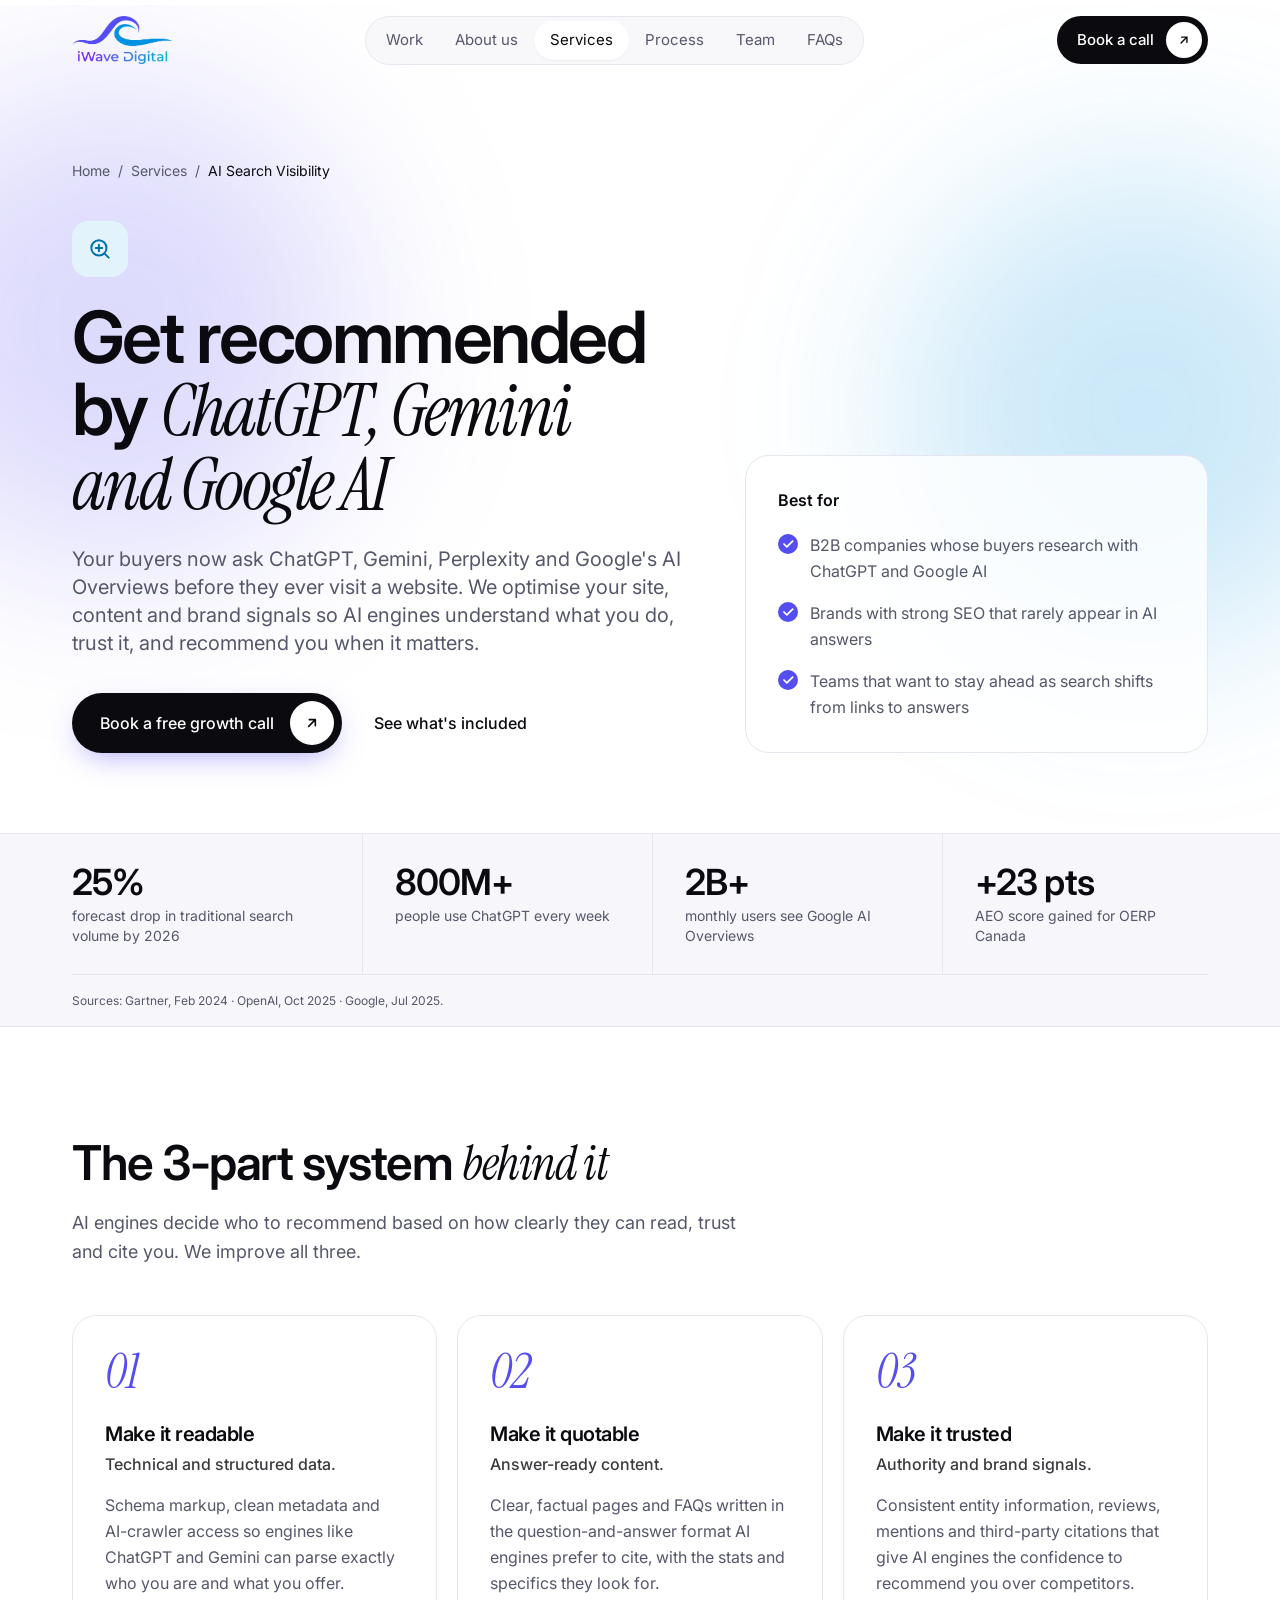
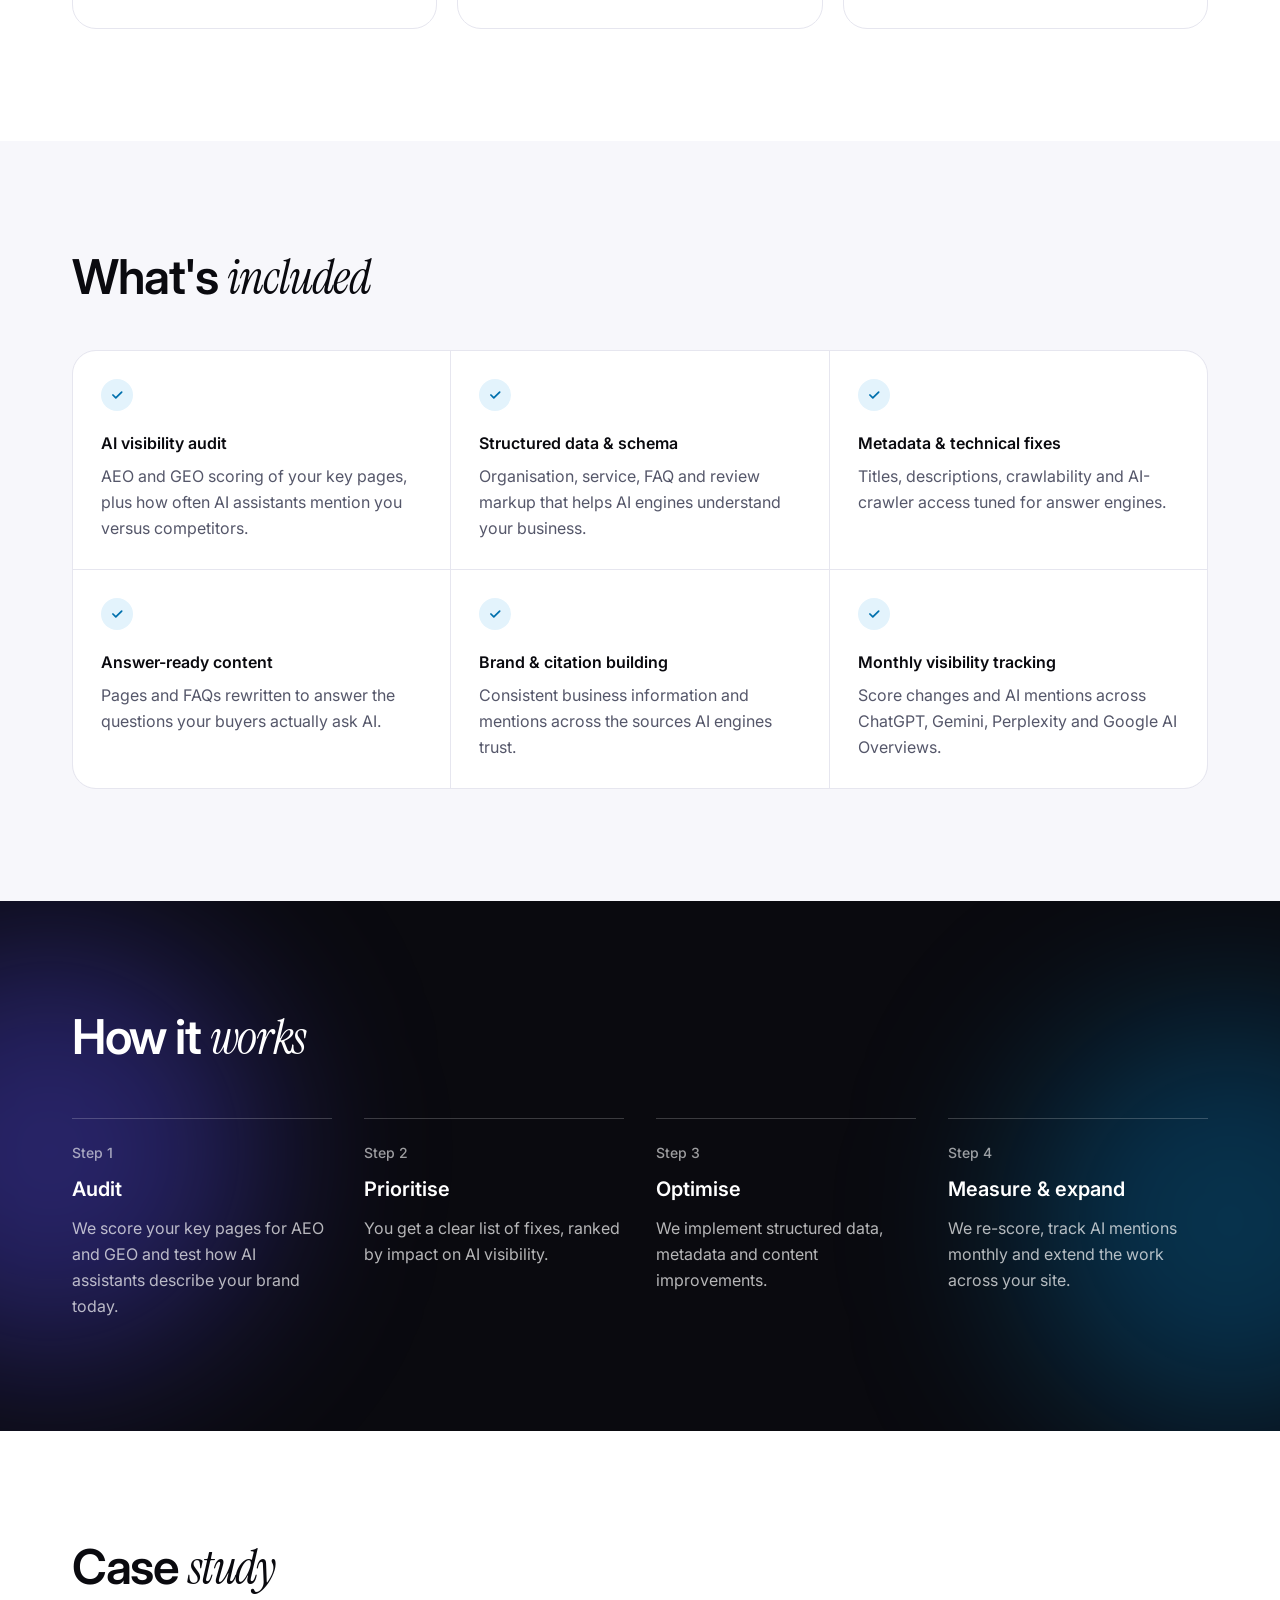
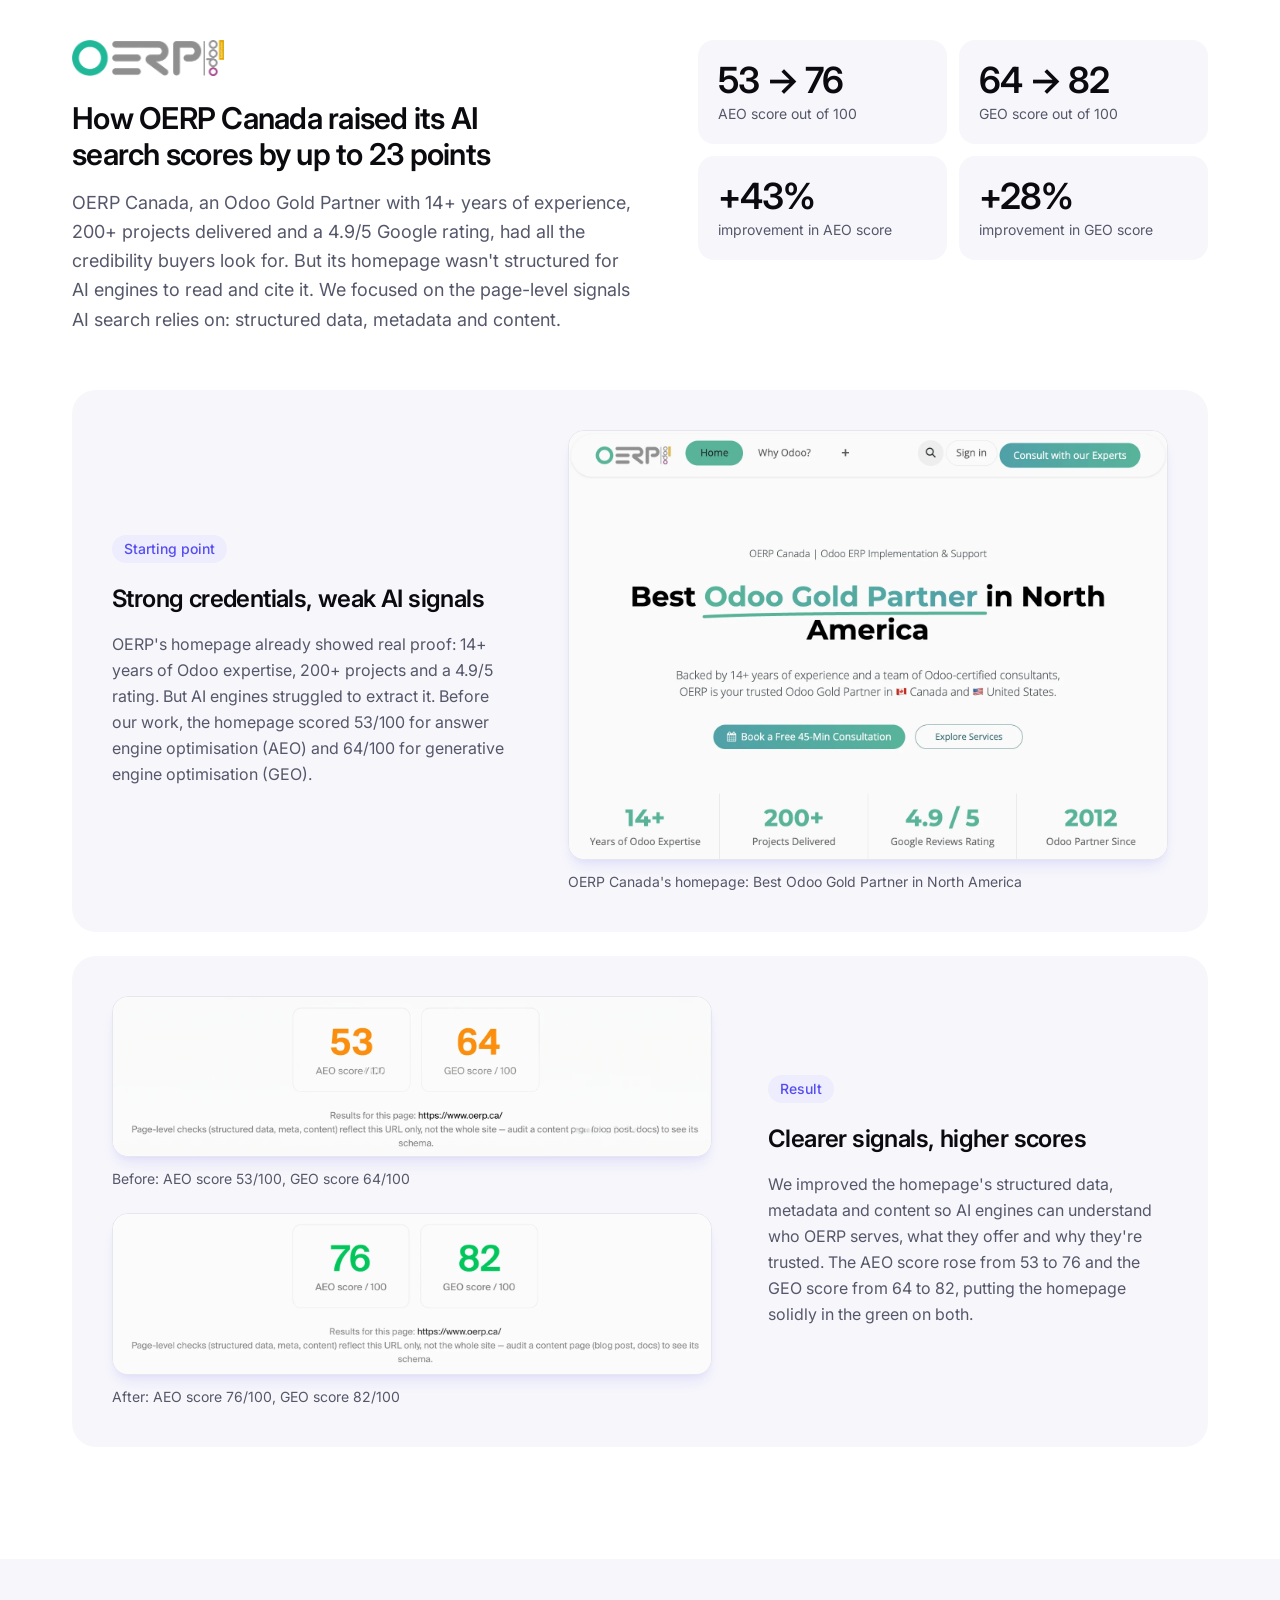
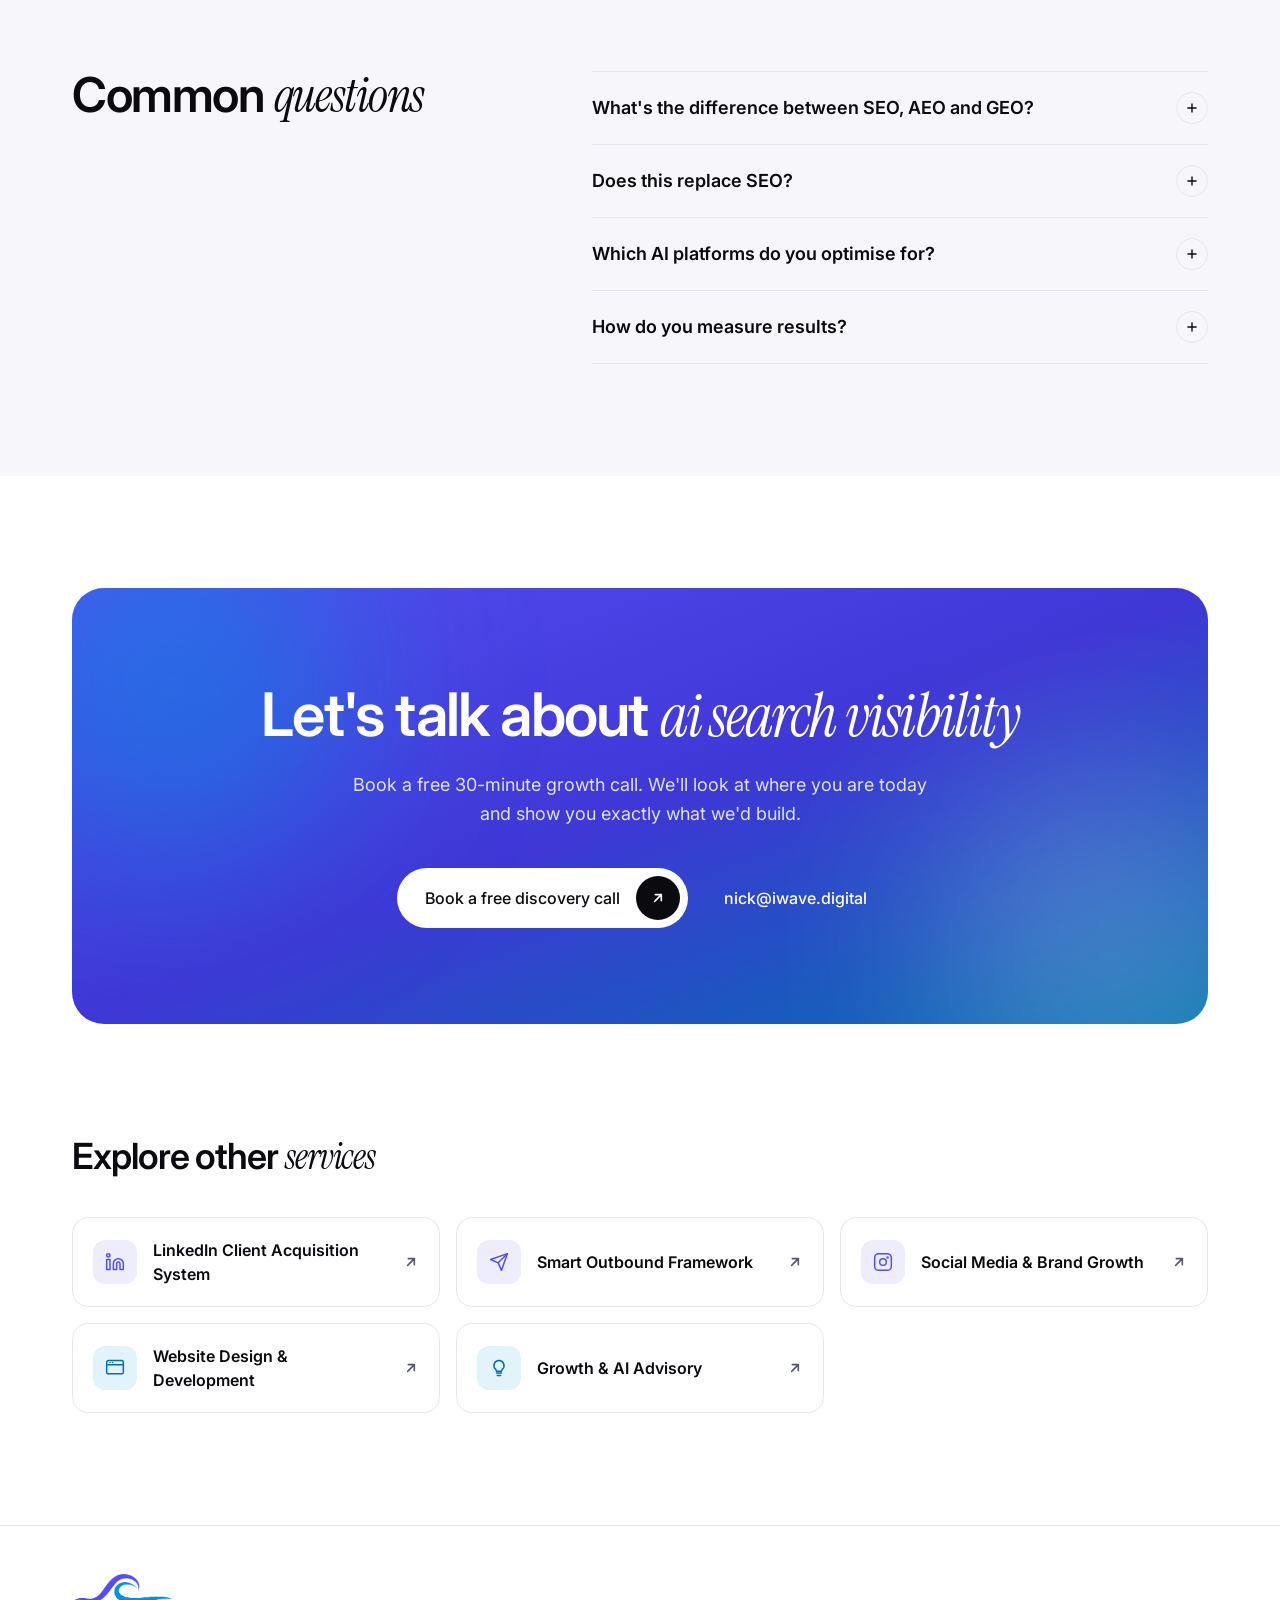
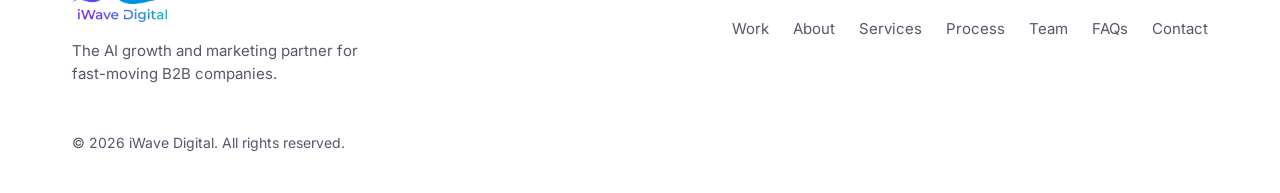
<file: services/ai-search-visibility.html>
<!doctype html>
<html lang="en">
<head>
  <meta charset="utf-8" />
  <meta name="viewport" content="width=device-width, initial-scale=1" />
  <title>AI Search Visibility — iWave Digital</title>
  <meta name="description" content="Generative engine optimisation (GEO) and answer engine optimisation (AEO) that make your brand the answer AI assistants and Google AI Overviews recommend." />
  <!-- Generated by tools/build_services.py — edit the content there and re-run the script. -->
  <link rel="canonical" href="https://www.iwave.digital/services/ai-search-visibility.html" />
  <meta name="theme-color" content="#554DF1" />
  <link rel="icon" href="../favicon.ico" sizes="any" />
  <link rel="icon" type="image/png" sizes="32x32" href="../favicon-32x32.png" />
  <link rel="icon" type="image/png" sizes="16x16" href="../favicon-16x16.png" />
  <link rel="apple-touch-icon" href="../apple-touch-icon.png" />
  <link rel="manifest" href="../site.webmanifest" />

  <meta property="og:type" content="website" />
  <meta property="og:site_name" content="iWave Digital" />
  <meta property="og:title" content="AI Search Visibility — iWave Digital" />
  <meta property="og:description" content="Generative engine optimisation (GEO) and answer engine optimisation (AEO) that make your brand the answer AI assistants and Google AI Overviews recommend." />
  <meta property="og:url" content="https://www.iwave.digital/services/ai-search-visibility.html" />
  <meta property="og:image" content="https://www.iwave.digital/assets/og-image.jpg" />
  <meta property="og:image:width" content="1200" />
  <meta property="og:image:height" content="630" />
  <meta name="twitter:card" content="summary_large_image" />
  <meta name="twitter:title" content="AI Search Visibility — iWave Digital" />
  <meta name="twitter:description" content="Generative engine optimisation (GEO) and answer engine optimisation (AEO) that make your brand the answer AI assistants and Google AI Overviews recommend." />
  <meta name="twitter:image" content="https://www.iwave.digital/assets/og-image.jpg" />

  <link rel="preconnect" href="https://fonts.googleapis.com" />
  <link rel="preconnect" href="https://fonts.gstatic.com" crossorigin />
  <link href="https://fonts.googleapis.com/css2?family=Inter:wght@400;500;600;700&family=Instrument+Serif:ital@0;1&display=swap" rel="stylesheet" />
  <link rel="stylesheet" href="../assets/tailwind.css" />
  <link rel="stylesheet" href="../assets/site.css" />
  <script type="application/ld+json">{"@context": "https://schema.org", "@type": "Service", "name": "AI Search Visibility", "description": "Generative engine optimisation (GEO) and answer engine optimisation (AEO) that make your brand the answer AI assistants and Google AI Overviews recommend.", "url": "https://www.iwave.digital/services/ai-search-visibility.html", "provider": {"@type": "Organization", "name": "iWave Digital", "url": "https://www.iwave.digital/"}}</script>
  <script type="application/ld+json">{"@context": "https://schema.org", "@type": "FAQPage", "mainEntity": [{"@type": "Question", "name": "What's the difference between SEO, AEO and GEO?", "acceptedAnswer": {"@type": "Answer", "text": "SEO helps you rank in search results. AEO (answer engine optimisation) helps your content get pulled into direct answers, and GEO (generative engine optimisation) helps AI assistants like ChatGPT and Gemini understand, trust and recommend your brand."}}, {"@type": "Question", "name": "Does this replace SEO?", "acceptedAnswer": {"@type": "Answer", "text": "No, it builds on it. Strong SEO foundations help, but AI engines also need structured, quotable and consistent information to cite you."}}, {"@type": "Question", "name": "Which AI platforms do you optimise for?", "acceptedAnswer": {"@type": "Answer", "text": "ChatGPT, Gemini, Perplexity, Claude and Google AI Overviews. The fundamentals that help one engine understand you help them all."}}, {"@type": "Question", "name": "How do you measure results?", "acceptedAnswer": {"@type": "Answer", "text": "We score your pages for AEO and GEO before and after, and track how often and how accurately AI assistants mention your brand each month."}}]}</script>
  <script type="application/ld+json">{"@context": "https://schema.org", "@type": "BreadcrumbList", "itemListElement": [{"@type": "ListItem", "position": 1, "name": "Home", "item": "https://www.iwave.digital/"}, {"@type": "ListItem", "position": 2, "name": "Services", "item": "https://www.iwave.digital/#services"}, {"@type": "ListItem", "position": 3, "name": "AI Search Visibility", "item": "https://www.iwave.digital/services/ai-search-visibility.html"}]}</script>
</head>

<body class="bg-white font-sans text-ink">
  <a href="#main" class="sr-only focus:not-sr-only focus:fixed focus:left-4 focus:top-4 focus:z-[100] focus:rounded-full focus:bg-ink focus:px-4 focus:py-2 focus:text-white">Skip to content</a>

  <header id="top" class="sticky top-0 z-50 transition-colors" data-header>
    <div class="mx-auto flex max-w-site items-center justify-between gap-4 px-4 py-4 sm:px-6 lg:px-8">
      <a href="../index.html" class="flex shrink-0 items-center">
        <img src="../assets/iwave-logo.png" alt="iWave Digital" width="101" height="48" class="h-10 w-auto sm:h-12" />
      </a>
      <nav aria-label="Primary" class="hidden lg:block">
        <ul class="flex items-center rounded-full border border-line bg-surface/80 p-1 text-[15px] backdrop-blur">
          <li><a href="../index.html#work" class="nav-link block rounded-full px-4 py-2 transition hover:text-ink text-muted">Work</a></li>
          <li><a href="../index.html#about" class="nav-link block rounded-full px-4 py-2 transition hover:text-ink text-muted">About us</a></li>
          <li><a href="../index.html#services" class="nav-link block rounded-full px-4 py-2 transition hover:text-ink bg-white text-ink shadow-sm" aria-current="true">Services</a></li>
          <li><a href="../index.html#process" class="nav-link block rounded-full px-4 py-2 transition hover:text-ink text-muted">Process</a></li>
          <li><a href="../index.html#team" class="nav-link block rounded-full px-4 py-2 transition hover:text-ink text-muted">Team</a></li>
          <li><a href="../index.html#faq" class="nav-link block rounded-full px-4 py-2 transition hover:text-ink text-muted">FAQs</a></li>
        </ul>
      </nav>
      <div class="flex items-center gap-2">
        <a href="https://cal.com/iwave-digital/discovery-call" target="_blank" rel="noopener" class="group hidden items-center gap-3 rounded-full bg-ink py-1.5 pl-5 pr-1.5 text-[15px] font-medium text-white transition hover:bg-brand sm:inline-flex">
          Book a call
          <span class="flex h-9 w-9 items-center justify-center rounded-full bg-white text-ink transition group-hover:rotate-45" aria-hidden="true"><svg width="14" height="14" viewBox="0 0 24 24" fill="none" stroke="currentColor" stroke-width="2.4" stroke-linecap="round" stroke-linejoin="round"><path d="M7 17 17 7M8 7h9v9"/></svg></span>
        </a>
        <a href="https://cal.com/iwave-digital/discovery-call" target="_blank" rel="noopener" class="inline-flex h-11 items-center rounded-full bg-ink px-4 text-sm font-medium text-white transition hover:bg-brand sm:hidden">Book a call</a>
        <button type="button" class="flex h-11 w-11 items-center justify-center rounded-full border border-line bg-white lg:hidden" aria-controls="mobile-menu" aria-expanded="false" aria-label="Open menu" data-menu-btn>
          <svg width="20" height="20" viewBox="0 0 24 24" fill="none" stroke="currentColor" stroke-width="2" stroke-linecap="round" aria-hidden="true"><path d="M4 7h16M4 12h16M4 17h16"/></svg>
        </button>
      </div>
    </div>
    <div id="mobile-menu" class="hidden border-t border-line bg-white px-4 pb-6 pt-2 lg:hidden" data-menu>
      <ul class="flex flex-col text-lg">
        <li><a href="../index.html#work" class="block border-b border-line py-3">Work</a></li>
        <li><a href="../index.html#about" class="block border-b border-line py-3">About us</a></li>
        <li><a href="../index.html#services" class="block border-b border-line py-3">Services</a></li>
        <li><a href="../index.html#process" class="block border-b border-line py-3">Process</a></li>
        <li><a href="../index.html#team" class="block border-b border-line py-3">Team</a></li>
        <li><a href="../index.html#faq" class="block border-b border-line py-3">FAQs</a></li>
      </ul>
      <a href="https://cal.com/iwave-digital/discovery-call" target="_blank" rel="noopener" class="mt-5 flex items-center justify-center rounded-full bg-ink py-3.5 font-medium text-white">Book a call</a>
    </div>
  </header>

  <main id="main">
    <!-- ============ HERO ============ -->
    <section class="relative -mt-[76px] overflow-hidden pt-[76px]">
      <div class="glow left-[-10%] top-[10%] h-[480px] w-[480px] bg-brand/20" aria-hidden="true"></div>
      <div class="glow right-[-8%] top-[20%] h-[480px] w-[480px] bg-sky/20" aria-hidden="true"></div>
      <div class="relative mx-auto grid max-w-site gap-10 px-4 pb-14 pt-10 sm:gap-12 sm:px-6 sm:pb-20 sm:pt-20 lg:grid-cols-[1.35fr_1fr] lg:items-end lg:px-8">
        <div>
          <nav aria-label="Breadcrumb" class="text-sm text-muted">
            <ol class="flex flex-wrap items-center gap-2">
              <li><a href="../index.html" class="hover:text-ink">Home</a></li>
              <li aria-hidden="true">/</li>
              <li><a href="../index.html#services" class="hover:text-ink">Services</a></li>
              <li aria-hidden="true">/</li>
              <li class="text-ink" aria-current="page">AI Search Visibility</li>
            </ol>
          </nav>
          <span class="rise mt-10 flex h-14 w-14 items-center justify-center rounded-2xl bg-sky-soft text-sky-dark" aria-hidden="true"><svg width="26" height="26" viewBox="0 0 24 24" fill="none" stroke="currentColor" stroke-width="1.8" stroke-linecap="round" stroke-linejoin="round"><circle cx="11" cy="11" r="7"/><path d="m20 20-3.5-3.5"/><path d="M11 8v6M8 11h6"/></svg></span>
          <h1 class="rise rise-2 mt-6 text-[42px] font-semibold leading-[1.04] tracking-[-0.035em] sm:text-6xl lg:text-7xl">Get recommended by <span class="font-serif font-normal italic">ChatGPT, Gemini and Google AI</span></h1>
          <p class="rise rise-3 mt-6 max-w-2xl text-lg leading-relaxed text-muted sm:text-xl">Your buyers now ask ChatGPT, Gemini, Perplexity and Google&#x27;s AI Overviews before they ever visit a website. We optimise your site, content and brand signals so AI engines understand what you do, trust it, and recommend you when it matters.</p>
          <div class="rise rise-4 mt-9 flex flex-col gap-4 sm:flex-row sm:items-center">
            <a href="https://cal.com/iwave-digital/discovery-call" target="_blank" rel="noopener" class="group inline-flex items-center gap-4 self-start rounded-full bg-ink py-2 pl-7 pr-2 font-medium text-white shadow-[0_10px_30px_-10px_rgba(85,77,241,.55)] transition hover:bg-brand">
              Book a free growth call
              <span class="flex h-11 w-11 items-center justify-center rounded-full bg-white text-ink transition group-hover:rotate-45" aria-hidden="true"><svg width="16" height="16" viewBox="0 0 24 24" fill="none" stroke="currentColor" stroke-width="2.4" stroke-linecap="round" stroke-linejoin="round"><path d="M7 17 17 7M8 7h9v9"/></svg></span>
            </a>
            <a href="#included" class="inline-flex h-11 items-center self-start rounded-full px-4 font-medium text-ink underline-offset-4 hover:underline sm:self-auto">See what's included</a>
          </div>
        </div>
        <aside class="rise rise-4 rounded-3xl border border-line bg-white/80 p-8 backdrop-blur">
          <h2 class="font-semibold">Best for</h2>
          <ul class="mt-5 space-y-4 leading-relaxed text-muted">
              <li class="flex gap-3"><span class="mt-0.5 flex h-5 w-5 shrink-0 items-center justify-center rounded-full bg-brand text-white" aria-hidden="true"><svg width="14" height="14" viewBox="0 0 24 24" fill="none" stroke="currentColor" stroke-width="3" stroke-linecap="round" stroke-linejoin="round"><path d="m5 12 5 5L20 7"/></svg></span><span>B2B companies whose buyers research with ChatGPT and Google AI</span></li>
              <li class="flex gap-3"><span class="mt-0.5 flex h-5 w-5 shrink-0 items-center justify-center rounded-full bg-brand text-white" aria-hidden="true"><svg width="14" height="14" viewBox="0 0 24 24" fill="none" stroke="currentColor" stroke-width="3" stroke-linecap="round" stroke-linejoin="round"><path d="m5 12 5 5L20 7"/></svg></span><span>Brands with strong SEO that rarely appear in AI answers</span></li>
              <li class="flex gap-3"><span class="mt-0.5 flex h-5 w-5 shrink-0 items-center justify-center rounded-full bg-brand text-white" aria-hidden="true"><svg width="14" height="14" viewBox="0 0 24 24" fill="none" stroke="currentColor" stroke-width="3" stroke-linecap="round" stroke-linejoin="round"><path d="m5 12 5 5L20 7"/></svg></span><span>Teams that want to stay ahead as search shifts from links to answers</span></li>
          </ul>
        </aside>
      </div>
    </section>


    <!-- ============ AT A GLANCE ============ -->
    <section aria-label="Why AI search matters now" class="border-y border-line bg-surface">
      <div class="mx-auto max-w-site px-4 sm:px-6 lg:px-8">
        <dl class="grid grid-cols-2 gap-x-6 lg:grid-cols-4">
          <div class="py-6 sm:py-7 ">
            <dd class="text-3xl font-semibold tracking-tight sm:text-4xl">25%</dd>
            <dt class="mt-1 text-sm text-muted">forecast drop in traditional search volume by 2026</dt>
          </div>
          <div class="py-6 sm:py-7 lg:border-l lg:border-line lg:pl-8">
            <dd class="text-3xl font-semibold tracking-tight sm:text-4xl">800M+</dd>
            <dt class="mt-1 text-sm text-muted">people use ChatGPT every week</dt>
          </div>
          <div class="py-6 sm:py-7 lg:border-l lg:border-line lg:pl-8">
            <dd class="text-3xl font-semibold tracking-tight sm:text-4xl">2B+</dd>
            <dt class="mt-1 text-sm text-muted">monthly users see Google AI Overviews</dt>
          </div>
          <div class="py-6 sm:py-7 lg:border-l lg:border-line lg:pl-8">
            <dd class="text-3xl font-semibold tracking-tight sm:text-4xl">+23 pts</dd>
            <dt class="mt-1 text-sm text-muted">AEO score gained for OERP Canada</dt>
          </div>
        </dl>
        <p class="border-t border-line py-4 text-xs leading-relaxed text-muted">Sources: Gartner, Feb 2024 · OpenAI, Oct 2025 · Google, Jul 2025.</p>
      </div>
    </section>

    <!-- ============ SYSTEM ============ -->
    <section class="py-16 sm:py-28">
      <div class="mx-auto max-w-site px-4 sm:px-6 lg:px-8">
        <div class="max-w-2xl">
          <h2 class="text-4xl font-semibold tracking-[-0.03em] sm:text-5xl">The 3-part system <span class="font-serif font-normal italic">behind it</span></h2>
          <p class="mt-5 text-lg leading-relaxed text-muted">AI engines decide who to recommend based on how clearly they can read, trust and cite you. We improve all three.</p>
        </div>
        <ol class="mt-12 grid gap-5 lg:grid-cols-3">
          <li class="flex flex-col rounded-3xl border border-line bg-white p-8">
            <span class="font-serif text-5xl italic text-brand">01</span>
            <h3 class="mt-6 text-xl font-semibold tracking-tight">Make it readable</h3>
            <p class="mt-1 font-medium text-ink/80">Technical and structured data.</p>
            <p class="mt-4 leading-relaxed text-muted">Schema markup, clean metadata and AI-crawler access so engines like ChatGPT and Gemini can parse exactly who you are and what you offer.</p>
          </li>
          <li class="flex flex-col rounded-3xl border border-line bg-white p-8">
            <span class="font-serif text-5xl italic text-brand">02</span>
            <h3 class="mt-6 text-xl font-semibold tracking-tight">Make it quotable</h3>
            <p class="mt-1 font-medium text-ink/80">Answer-ready content.</p>
            <p class="mt-4 leading-relaxed text-muted">Clear, factual pages and FAQs written in the question-and-answer format AI engines prefer to cite, with the stats and specifics they look for.</p>
          </li>
          <li class="flex flex-col rounded-3xl border border-line bg-white p-8">
            <span class="font-serif text-5xl italic text-brand">03</span>
            <h3 class="mt-6 text-xl font-semibold tracking-tight">Make it trusted</h3>
            <p class="mt-1 font-medium text-ink/80">Authority and brand signals.</p>
            <p class="mt-4 leading-relaxed text-muted">Consistent entity information, reviews, mentions and third-party citations that give AI engines the confidence to recommend you over competitors.</p>
          </li>
        </ol>
      </div>
    </section>

    <!-- ============ INCLUDED ============ -->
    <section id="included" class="bg-surface py-16 sm:py-28">
      <div class="mx-auto max-w-site px-4 sm:px-6 lg:px-8">
        <h2 class="max-w-2xl text-4xl font-semibold tracking-[-0.03em] sm:text-5xl">What's <span class="font-serif font-normal italic">included</span></h2>
        <ul class="mt-12 grid gap-px overflow-hidden rounded-3xl border border-line bg-line sm:grid-cols-2 lg:grid-cols-3">
          <li class="bg-white p-7">
            <span class="flex h-8 w-8 items-center justify-center rounded-full bg-sky-soft text-sky-dark" aria-hidden="true"><svg width="14" height="14" viewBox="0 0 24 24" fill="none" stroke="currentColor" stroke-width="3" stroke-linecap="round" stroke-linejoin="round"><path d="m5 12 5 5L20 7"/></svg></span>
            <h3 class="mt-5 font-semibold">AI visibility audit</h3>
            <p class="mt-2 leading-relaxed text-muted">AEO and GEO scoring of your key pages, plus how often AI assistants mention you versus competitors.</p>
          </li>
          <li class="bg-white p-7">
            <span class="flex h-8 w-8 items-center justify-center rounded-full bg-sky-soft text-sky-dark" aria-hidden="true"><svg width="14" height="14" viewBox="0 0 24 24" fill="none" stroke="currentColor" stroke-width="3" stroke-linecap="round" stroke-linejoin="round"><path d="m5 12 5 5L20 7"/></svg></span>
            <h3 class="mt-5 font-semibold">Structured data &amp; schema</h3>
            <p class="mt-2 leading-relaxed text-muted">Organisation, service, FAQ and review markup that helps AI engines understand your business.</p>
          </li>
          <li class="bg-white p-7">
            <span class="flex h-8 w-8 items-center justify-center rounded-full bg-sky-soft text-sky-dark" aria-hidden="true"><svg width="14" height="14" viewBox="0 0 24 24" fill="none" stroke="currentColor" stroke-width="3" stroke-linecap="round" stroke-linejoin="round"><path d="m5 12 5 5L20 7"/></svg></span>
            <h3 class="mt-5 font-semibold">Metadata &amp; technical fixes</h3>
            <p class="mt-2 leading-relaxed text-muted">Titles, descriptions, crawlability and AI-crawler access tuned for answer engines.</p>
          </li>
          <li class="bg-white p-7">
            <span class="flex h-8 w-8 items-center justify-center rounded-full bg-sky-soft text-sky-dark" aria-hidden="true"><svg width="14" height="14" viewBox="0 0 24 24" fill="none" stroke="currentColor" stroke-width="3" stroke-linecap="round" stroke-linejoin="round"><path d="m5 12 5 5L20 7"/></svg></span>
            <h3 class="mt-5 font-semibold">Answer-ready content</h3>
            <p class="mt-2 leading-relaxed text-muted">Pages and FAQs rewritten to answer the questions your buyers actually ask AI.</p>
          </li>
          <li class="bg-white p-7">
            <span class="flex h-8 w-8 items-center justify-center rounded-full bg-sky-soft text-sky-dark" aria-hidden="true"><svg width="14" height="14" viewBox="0 0 24 24" fill="none" stroke="currentColor" stroke-width="3" stroke-linecap="round" stroke-linejoin="round"><path d="m5 12 5 5L20 7"/></svg></span>
            <h3 class="mt-5 font-semibold">Brand &amp; citation building</h3>
            <p class="mt-2 leading-relaxed text-muted">Consistent business information and mentions across the sources AI engines trust.</p>
          </li>
          <li class="bg-white p-7">
            <span class="flex h-8 w-8 items-center justify-center rounded-full bg-sky-soft text-sky-dark" aria-hidden="true"><svg width="14" height="14" viewBox="0 0 24 24" fill="none" stroke="currentColor" stroke-width="3" stroke-linecap="round" stroke-linejoin="round"><path d="m5 12 5 5L20 7"/></svg></span>
            <h3 class="mt-5 font-semibold">Monthly visibility tracking</h3>
            <p class="mt-2 leading-relaxed text-muted">Score changes and AI mentions across ChatGPT, Gemini, Perplexity and Google AI Overviews.</p>
          </li>
        </ul>
      </div>
    </section>

    <!-- ============ HOW IT WORKS ============ -->
    <section class="relative overflow-hidden bg-ink py-24 text-white sm:py-28">
      <div class="glow -left-40 top-10 h-[420px] w-[420px] bg-brand/40" aria-hidden="true"></div>
      <div class="glow -right-40 bottom-0 h-[420px] w-[420px] bg-sky/30" aria-hidden="true"></div>
      <div class="relative mx-auto max-w-site px-4 sm:px-6 lg:px-8">
        <h2 class="max-w-2xl text-4xl font-semibold tracking-[-0.03em] sm:text-5xl">How it <span class="font-serif font-normal italic">works</span></h2>
        <ol class="mt-14 grid gap-10 md:grid-cols-2 lg:grid-cols-4 lg:gap-8">
          <li class="border-t border-white/20 pt-6">
            <p class="text-sm font-medium text-white/60">Step 1</p>
            <h3 class="mt-3 text-xl font-semibold">Audit</h3>
            <p class="mt-3 leading-relaxed text-white/70">We score your key pages for AEO and GEO and test how AI assistants describe your brand today.</p>
          </li>
          <li class="border-t border-white/20 pt-6">
            <p class="text-sm font-medium text-white/60">Step 2</p>
            <h3 class="mt-3 text-xl font-semibold">Prioritise</h3>
            <p class="mt-3 leading-relaxed text-white/70">You get a clear list of fixes, ranked by impact on AI visibility.</p>
          </li>
          <li class="border-t border-white/20 pt-6">
            <p class="text-sm font-medium text-white/60">Step 3</p>
            <h3 class="mt-3 text-xl font-semibold">Optimise</h3>
            <p class="mt-3 leading-relaxed text-white/70">We implement structured data, metadata and content improvements.</p>
          </li>
          <li class="border-t border-white/20 pt-6">
            <p class="text-sm font-medium text-white/60">Step 4</p>
            <h3 class="mt-3 text-xl font-semibold">Measure &amp; expand</h3>
            <p class="mt-3 leading-relaxed text-white/70">We re-score, track AI mentions monthly and extend the work across your site.</p>
          </li>
        </ol>
      </div>
    </section>


    <!-- ============ CASE STUDY ============ -->
    <section id="case-study" class="py-16 sm:py-28">
      <div class="mx-auto max-w-site px-4 sm:px-6 lg:px-8">
        <h2 class="text-4xl font-semibold tracking-[-0.03em] sm:text-5xl">Case <span class="font-serif font-normal italic">study</span></h2>
        <div class="mt-12 grid gap-10 lg:grid-cols-[1.1fr_1fr] lg:gap-16">
          <div>
            <img src="../assets/logos/oerp-canada.webp" alt="OERP Canada" width="167" height="40" class="h-9 w-auto" loading="lazy" />
            <h3 class="mt-6 text-2xl font-semibold tracking-tight sm:text-3xl">How OERP Canada raised its AI search scores by up to 23 points</h3>
            <p class="mt-4 text-lg leading-relaxed text-muted">OERP Canada, an Odoo Gold Partner with 14+ years of experience, 200+ projects delivered and a 4.9/5 Google rating, had all the credibility buyers look for. But its homepage wasn&#x27;t structured for AI engines to read and cite it. We focused on the page-level signals AI search relies on: structured data, metadata and content.</p>
          </div>
          <dl class="grid grid-cols-2 content-start gap-3">
            <div class="rounded-2xl bg-surface p-5">
              <dd class="text-3xl font-semibold tracking-tight sm:text-4xl">53 → 76</dd>
              <dt class="mt-1 text-sm text-muted">AEO score out of 100</dt>
            </div>
            <div class="rounded-2xl bg-surface p-5">
              <dd class="text-3xl font-semibold tracking-tight sm:text-4xl">64 → 82</dd>
              <dt class="mt-1 text-sm text-muted">GEO score out of 100</dt>
            </div>
            <div class="rounded-2xl bg-surface p-5">
              <dd class="text-3xl font-semibold tracking-tight sm:text-4xl">+43%</dd>
              <dt class="mt-1 text-sm text-muted">improvement in AEO score</dt>
            </div>
            <div class="rounded-2xl bg-surface p-5">
              <dd class="text-3xl font-semibold tracking-tight sm:text-4xl">+28%</dd>
              <dt class="mt-1 text-sm text-muted">improvement in GEO score</dt>
            </div>
          </dl>
        </div>
        <div class="mt-14 space-y-6">
          <div class="grid items-center gap-10 rounded-3xl bg-surface p-6 sm:p-10 lg:grid-cols-[0.8fr_1.2fr] lg:gap-14">
            <div class="">
              <span class="inline-flex rounded-full bg-brand-soft px-3 py-1 text-sm font-medium text-brand">Starting point</span>
              <h4 class="mt-5 text-2xl font-semibold tracking-tight">Strong credentials, weak AI signals</h4>
              <p class="mt-4 leading-relaxed text-muted">OERP&#x27;s homepage already showed real proof: 14+ years of Odoo expertise, 200+ projects and a 4.9/5 rating. But AI engines struggled to extract it. Before our work, the homepage scored 53/100 for answer engine optimisation (AEO) and 64/100 for generative engine optimisation (GEO).</p>
            </div>
            <div class="grid items-start gap-6 ">
              <figure>
                <div class="overflow-hidden rounded-2xl border border-line bg-white shadow-lg shadow-brand/10">
                  <img src="../assets/case-studies/oerp-canada/homepage.webp" alt="OERP Canada&#x27;s homepage: Best Odoo Gold Partner in North America" width="1546" height="1106" class="w-full" loading="lazy" />
                </div>
                <figcaption class="mt-3 text-sm text-muted">OERP Canada&#x27;s homepage: Best Odoo Gold Partner in North America</figcaption>
              </figure>
            </div>
          </div>
          <div class="grid items-center gap-10 rounded-3xl bg-surface p-6 sm:p-10 lg:grid-cols-[1.2fr_0.8fr] lg:gap-14">
            <div class="lg:order-last">
              <span class="inline-flex rounded-full bg-brand-soft px-3 py-1 text-sm font-medium text-brand">Result</span>
              <h4 class="mt-5 text-2xl font-semibold tracking-tight">Clearer signals, higher scores</h4>
              <p class="mt-4 leading-relaxed text-muted">We improved the homepage&#x27;s structured data, metadata and content so AI engines can understand who OERP serves, what they offer and why they&#x27;re trusted. The AEO score rose from 53 to 76 and the GEO score from 64 to 82, putting the homepage solidly in the green on both.</p>
            </div>
            <div class="grid items-start gap-6 ">
              <figure>
                <div class="overflow-hidden rounded-2xl border border-line bg-white shadow-lg shadow-brand/10">
                  <img src="../assets/case-studies/oerp-canada/before.webp" alt="Before: AEO score 53/100, GEO score 64/100" width="1600" height="427" class="w-full" loading="lazy" />
                </div>
                <figcaption class="mt-3 text-sm text-muted">Before: AEO score 53/100, GEO score 64/100</figcaption>
              </figure>
              <figure>
                <div class="overflow-hidden rounded-2xl border border-line bg-white shadow-lg shadow-brand/10">
                  <img src="../assets/case-studies/oerp-canada/after.webp" alt="After: AEO score 76/100, GEO score 82/100" width="1600" height="427" class="w-full" loading="lazy" />
                </div>
                <figcaption class="mt-3 text-sm text-muted">After: AEO score 76/100, GEO score 82/100</figcaption>
              </figure>
            </div>
          </div>
        </div>
      </div>
    </section>



    <!-- ============ FAQ ============ -->
    <section class="bg-surface py-16 sm:py-28">
      <div class="mx-auto grid max-w-site gap-12 px-4 sm:px-6 lg:grid-cols-[1fr_1.4fr] lg:gap-20 lg:px-8">
        <h2 class="text-4xl font-semibold tracking-[-0.03em] sm:text-5xl">Common <span class="font-serif font-normal italic">questions</span></h2>
        <div class="divide-y divide-line border-y border-line">
          <details class="group py-2">
            <summary class="flex min-h-[56px] cursor-pointer items-center justify-between gap-6 py-3 text-lg font-semibold">
              What&#x27;s the difference between SEO, AEO and GEO?
              <span class="faq-icon flex h-8 w-8 shrink-0 items-center justify-center rounded-full border border-line bg-surface transition" aria-hidden="true"><svg width="14" height="14" viewBox="0 0 24 24" fill="none" stroke="currentColor" stroke-width="2.4" stroke-linecap="round"><path d="M12 5v14M5 12h14"/></svg></span>
            </summary>
            <p class="max-w-prose pb-5 leading-relaxed text-muted">SEO helps you rank in search results. AEO (answer engine optimisation) helps your content get pulled into direct answers, and GEO (generative engine optimisation) helps AI assistants like ChatGPT and Gemini understand, trust and recommend your brand.</p>
          </details>
          <details class="group py-2">
            <summary class="flex min-h-[56px] cursor-pointer items-center justify-between gap-6 py-3 text-lg font-semibold">
              Does this replace SEO?
              <span class="faq-icon flex h-8 w-8 shrink-0 items-center justify-center rounded-full border border-line bg-surface transition" aria-hidden="true"><svg width="14" height="14" viewBox="0 0 24 24" fill="none" stroke="currentColor" stroke-width="2.4" stroke-linecap="round"><path d="M12 5v14M5 12h14"/></svg></span>
            </summary>
            <p class="max-w-prose pb-5 leading-relaxed text-muted">No, it builds on it. Strong SEO foundations help, but AI engines also need structured, quotable and consistent information to cite you.</p>
          </details>
          <details class="group py-2">
            <summary class="flex min-h-[56px] cursor-pointer items-center justify-between gap-6 py-3 text-lg font-semibold">
              Which AI platforms do you optimise for?
              <span class="faq-icon flex h-8 w-8 shrink-0 items-center justify-center rounded-full border border-line bg-surface transition" aria-hidden="true"><svg width="14" height="14" viewBox="0 0 24 24" fill="none" stroke="currentColor" stroke-width="2.4" stroke-linecap="round"><path d="M12 5v14M5 12h14"/></svg></span>
            </summary>
            <p class="max-w-prose pb-5 leading-relaxed text-muted">ChatGPT, Gemini, Perplexity, Claude and Google AI Overviews. The fundamentals that help one engine understand you help them all.</p>
          </details>
          <details class="group py-2">
            <summary class="flex min-h-[56px] cursor-pointer items-center justify-between gap-6 py-3 text-lg font-semibold">
              How do you measure results?
              <span class="faq-icon flex h-8 w-8 shrink-0 items-center justify-center rounded-full border border-line bg-surface transition" aria-hidden="true"><svg width="14" height="14" viewBox="0 0 24 24" fill="none" stroke="currentColor" stroke-width="2.4" stroke-linecap="round"><path d="M12 5v14M5 12h14"/></svg></span>
            </summary>
            <p class="max-w-prose pb-5 leading-relaxed text-muted">We score your pages for AEO and GEO before and after, and track how often and how accurately AI assistants mention your brand each month.</p>
          </details>
        </div>
      </div>
    </section>

    <!-- ============ CONTACT ============ -->
    <section id="contact" class="py-16 sm:py-28">
      <div class="mx-auto max-w-site px-4 sm:px-6 lg:px-8">
        <div class="relative overflow-hidden rounded-[32px] bg-gradient-to-br from-brand via-brand-dark to-sky-dark px-6 py-20 text-center text-white sm:px-12 sm:py-24">
          <div class="glow -left-20 -top-20 h-[360px] w-[360px] bg-sky/50" aria-hidden="true"></div>
          <div class="glow -bottom-24 -right-20 h-[360px] w-[360px] bg-white/20" aria-hidden="true"></div>
          <div class="relative">
            <h2 class="mx-auto max-w-3xl text-4xl font-semibold tracking-[-0.03em] sm:text-6xl">Let's talk about <span class="font-serif font-normal italic">ai search visibility</span></h2>
            <p class="mx-auto mt-6 max-w-xl text-lg leading-relaxed text-white/85">Book a free 30-minute growth call. We'll look at where you are today and show you exactly what we'd build.</p>
            <div class="mt-10 flex flex-col items-center justify-center gap-5 sm:flex-row">
              <a href="https://cal.com/iwave-digital/discovery-call" target="_blank" rel="noopener" class="group inline-flex items-center gap-4 rounded-full bg-white py-2 pl-7 pr-2 font-medium text-ink transition hover:bg-ink hover:text-white">
                Book a free discovery call
                <span class="flex h-11 w-11 items-center justify-center rounded-full bg-ink text-white transition group-hover:rotate-45 group-hover:bg-white group-hover:text-ink" aria-hidden="true"><svg width="16" height="16" viewBox="0 0 24 24" fill="none" stroke="currentColor" stroke-width="2.4" stroke-linecap="round" stroke-linejoin="round"><path d="M7 17 17 7M8 7h9v9"/></svg></span>
              </a>
              <a href="mailto:nick@iwave.digital" class="inline-flex h-11 items-center rounded-full px-4 font-medium text-white underline-offset-4 hover:underline">nick@iwave.digital</a>
            </div>
          </div>
        </div>
      </div>
    </section>

    <!-- ============ OTHER SERVICES ============ -->
    <section class="pb-16 sm:pb-28">
      <div class="mx-auto max-w-site px-4 sm:px-6 lg:px-8">
        <h2 class="text-3xl font-semibold tracking-[-0.03em] sm:text-4xl">Explore other <span class="font-serif font-normal italic">services</span></h2>
        <div class="mt-10 grid gap-4 md:grid-cols-2 lg:grid-cols-3">
          <a href="linkedin-client-acquisition.html" class="group flex items-center gap-4 rounded-2xl border border-line bg-white p-5 transition hover:border-brand/40 hover:bg-brand-soft/40">
            <span class="flex h-11 w-11 shrink-0 items-center justify-center rounded-xl bg-brand-soft text-brand" aria-hidden="true"><svg width="20" height="20" viewBox="0 0 24 24" fill="none" stroke="currentColor" stroke-width="1.8" stroke-linecap="round" stroke-linejoin="round"><path d="M16 8a6 6 0 0 1 6 6v7h-4v-7a2 2 0 0 0-4 0v7h-4v-7a6 6 0 0 1 6-6z"/><rect x="2" y="9" width="4" height="12"/><circle cx="4" cy="4" r="2"/></svg></span>
            <span class="flex-1 font-semibold">LinkedIn Client Acquisition System</span>
            <span class="text-muted transition group-hover:translate-x-0.5 group-hover:text-brand" aria-hidden="true"><svg width="16" height="16" viewBox="0 0 24 24" fill="none" stroke="currentColor" stroke-width="2.4" stroke-linecap="round" stroke-linejoin="round"><path d="M7 17 17 7M8 7h9v9"/></svg></span>
          </a>
          <a href="smart-outbound-framework.html" class="group flex items-center gap-4 rounded-2xl border border-line bg-white p-5 transition hover:border-brand/40 hover:bg-brand-soft/40">
            <span class="flex h-11 w-11 shrink-0 items-center justify-center rounded-xl bg-brand-soft text-brand" aria-hidden="true"><svg width="20" height="20" viewBox="0 0 24 24" fill="none" stroke="currentColor" stroke-width="1.8" stroke-linecap="round" stroke-linejoin="round"><path d="M22 2 11 13"/><path d="M22 2 15 22l-4-9-9-4z"/></svg></span>
            <span class="flex-1 font-semibold">Smart Outbound Framework</span>
            <span class="text-muted transition group-hover:translate-x-0.5 group-hover:text-brand" aria-hidden="true"><svg width="16" height="16" viewBox="0 0 24 24" fill="none" stroke="currentColor" stroke-width="2.4" stroke-linecap="round" stroke-linejoin="round"><path d="M7 17 17 7M8 7h9v9"/></svg></span>
          </a>
          <a href="social-media-brand-growth.html" class="group flex items-center gap-4 rounded-2xl border border-line bg-white p-5 transition hover:border-brand/40 hover:bg-brand-soft/40">
            <span class="flex h-11 w-11 shrink-0 items-center justify-center rounded-xl bg-brand-soft text-brand" aria-hidden="true"><svg width="20" height="20" viewBox="0 0 24 24" fill="none" stroke="currentColor" stroke-width="1.8" stroke-linecap="round" stroke-linejoin="round"><rect x="2" y="2" width="20" height="20" rx="5"/><circle cx="12" cy="12" r="4"/><circle cx="17.5" cy="6.5" r="0.6"/></svg></span>
            <span class="flex-1 font-semibold">Social Media &amp; Brand Growth</span>
            <span class="text-muted transition group-hover:translate-x-0.5 group-hover:text-brand" aria-hidden="true"><svg width="16" height="16" viewBox="0 0 24 24" fill="none" stroke="currentColor" stroke-width="2.4" stroke-linecap="round" stroke-linejoin="round"><path d="M7 17 17 7M8 7h9v9"/></svg></span>
          </a>
          <a href="website-design-development.html" class="group flex items-center gap-4 rounded-2xl border border-line bg-white p-5 transition hover:border-brand/40 hover:bg-brand-soft/40">
            <span class="flex h-11 w-11 shrink-0 items-center justify-center rounded-xl bg-sky-soft text-sky-dark" aria-hidden="true"><svg width="20" height="20" viewBox="0 0 24 24" fill="none" stroke="currentColor" stroke-width="1.8" stroke-linecap="round" stroke-linejoin="round"><rect x="2" y="3" width="20" height="16" rx="2"/><path d="M2 8h20M6 5.5h.01M9 5.5h.01"/></svg></span>
            <span class="flex-1 font-semibold">Website Design &amp; Development</span>
            <span class="text-muted transition group-hover:translate-x-0.5 group-hover:text-brand" aria-hidden="true"><svg width="16" height="16" viewBox="0 0 24 24" fill="none" stroke="currentColor" stroke-width="2.4" stroke-linecap="round" stroke-linejoin="round"><path d="M7 17 17 7M8 7h9v9"/></svg></span>
          </a>
          <a href="growth-ai-advisory.html" class="group flex items-center gap-4 rounded-2xl border border-line bg-white p-5 transition hover:border-brand/40 hover:bg-brand-soft/40">
            <span class="flex h-11 w-11 shrink-0 items-center justify-center rounded-xl bg-sky-soft text-sky-dark" aria-hidden="true"><svg width="20" height="20" viewBox="0 0 24 24" fill="none" stroke="currentColor" stroke-width="1.8" stroke-linecap="round" stroke-linejoin="round"><path d="M9 18h6M10 21h4"/><path d="M12 3a6 6 0 0 0-4 10.5c.7.7 1 1.5 1 2.5h6c0-1 .3-1.8 1-2.5A6 6 0 0 0 12 3z"/></svg></span>
            <span class="flex-1 font-semibold">Growth &amp; AI Advisory</span>
            <span class="text-muted transition group-hover:translate-x-0.5 group-hover:text-brand" aria-hidden="true"><svg width="16" height="16" viewBox="0 0 24 24" fill="none" stroke="currentColor" stroke-width="2.4" stroke-linecap="round" stroke-linejoin="round"><path d="M7 17 17 7M8 7h9v9"/></svg></span>
          </a>
        </div>
      </div>
    </section>
  </main>

  <footer class="border-t border-line">
    <div class="mx-auto flex max-w-site flex-col gap-8 px-4 py-12 sm:px-6 md:flex-row md:items-center md:justify-between lg:px-8">
      <div>
        <a href="../index.html" class="inline-flex">
          <img src="../assets/iwave-logo.png" alt="iWave Digital" width="101" height="48" class="h-12 w-auto" loading="lazy" />
        </a>
        <p class="mt-3 max-w-xs text-[15px] text-muted">The AI growth and marketing partner for fast-moving B2B companies.</p>
      </div>
      <nav aria-label="Footer">
        <ul class="-my-3 flex flex-wrap gap-x-6 text-[15px] text-muted">
          <li><a href="../index.html#work" class="inline-block py-3 hover:text-ink">Work</a></li>
          <li><a href="../index.html#about" class="inline-block py-3 hover:text-ink">About</a></li>
          <li><a href="../index.html#services" class="inline-block py-3 hover:text-ink">Services</a></li>
          <li><a href="../index.html#process" class="inline-block py-3 hover:text-ink">Process</a></li>
          <li><a href="../index.html#team" class="inline-block py-3 hover:text-ink">Team</a></li>
          <li><a href="../index.html#faq" class="inline-block py-3 hover:text-ink">FAQs</a></li>
          <li><a href="../index.html#contact" class="inline-block py-3 hover:text-ink">Contact</a></li>
        </ul>
      </nav>
    </div>
    <div class="mx-auto max-w-site px-4 pb-10 text-sm text-muted sm:px-6 lg:px-8">© <span data-year></span> iWave Digital. All rights reserved.</div>
  </footer>

  <script src="../assets/site.js"></script>
</body>
</html>
</file>
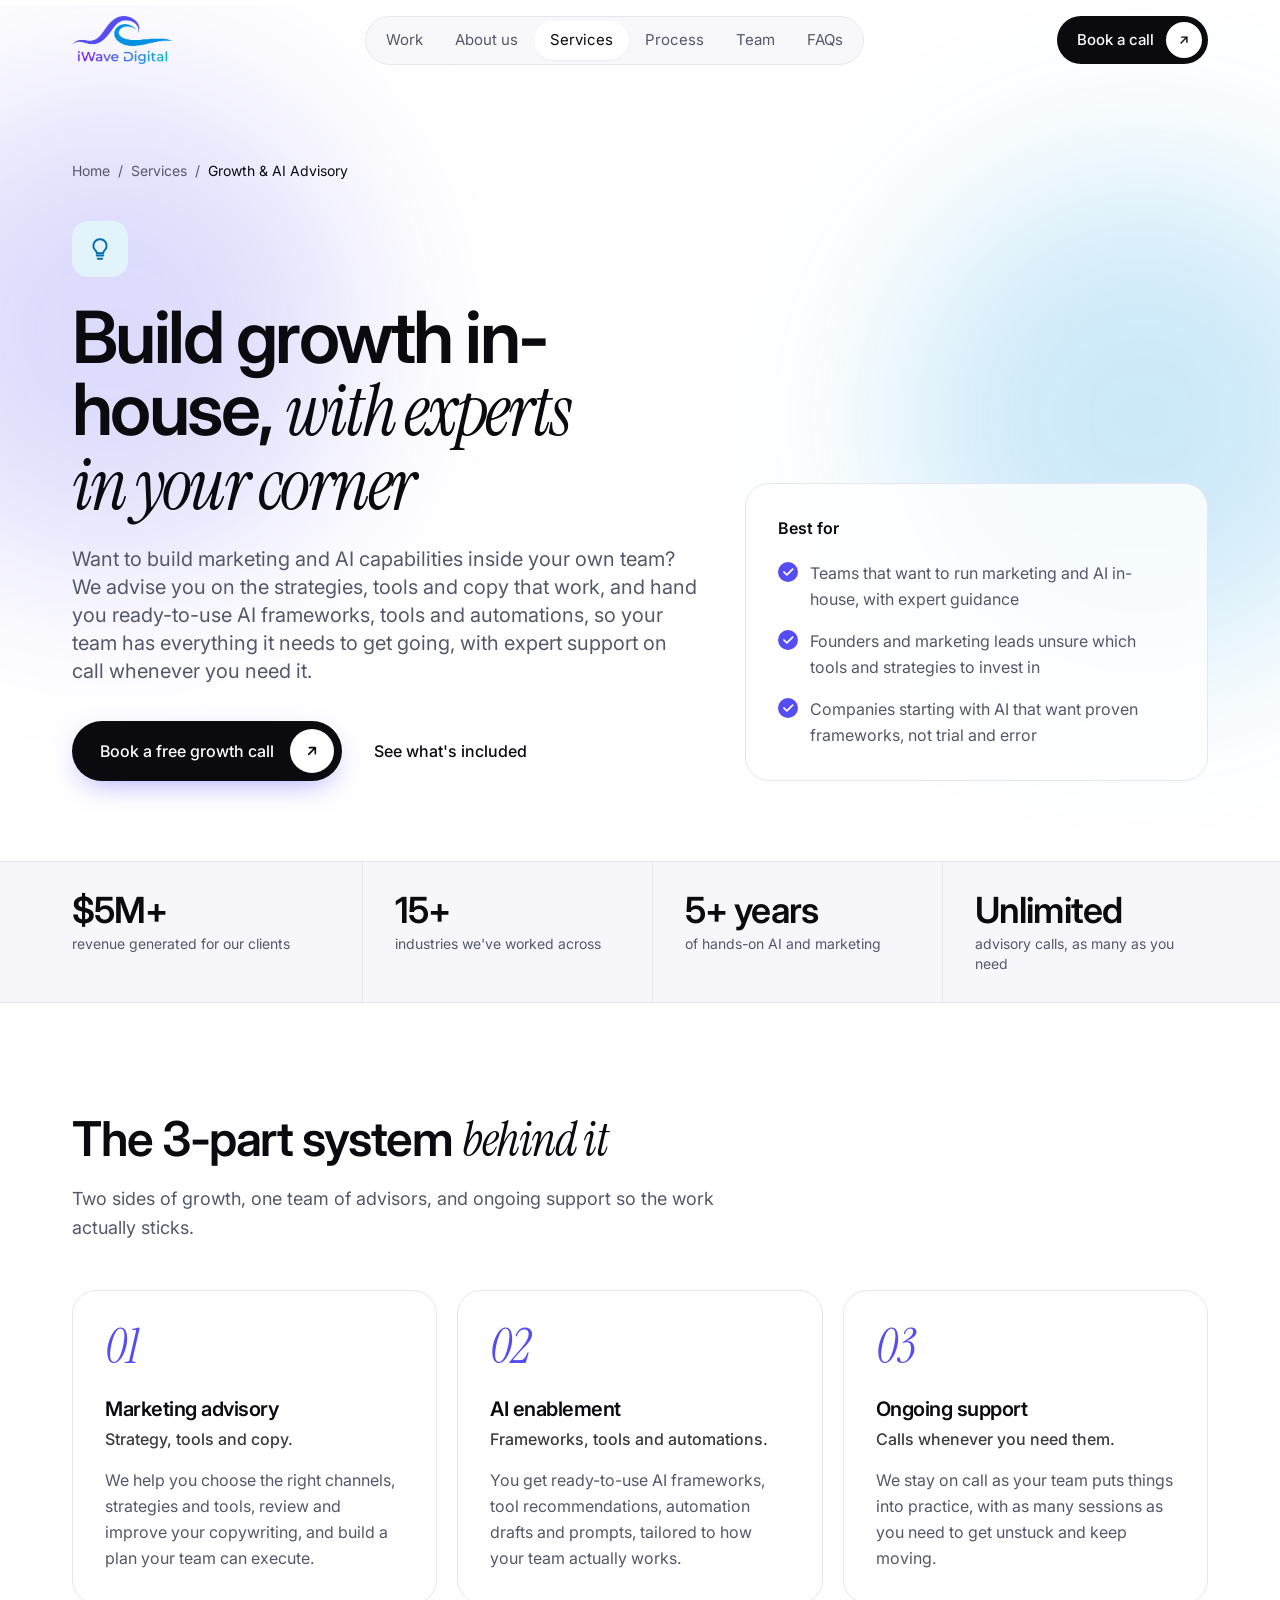
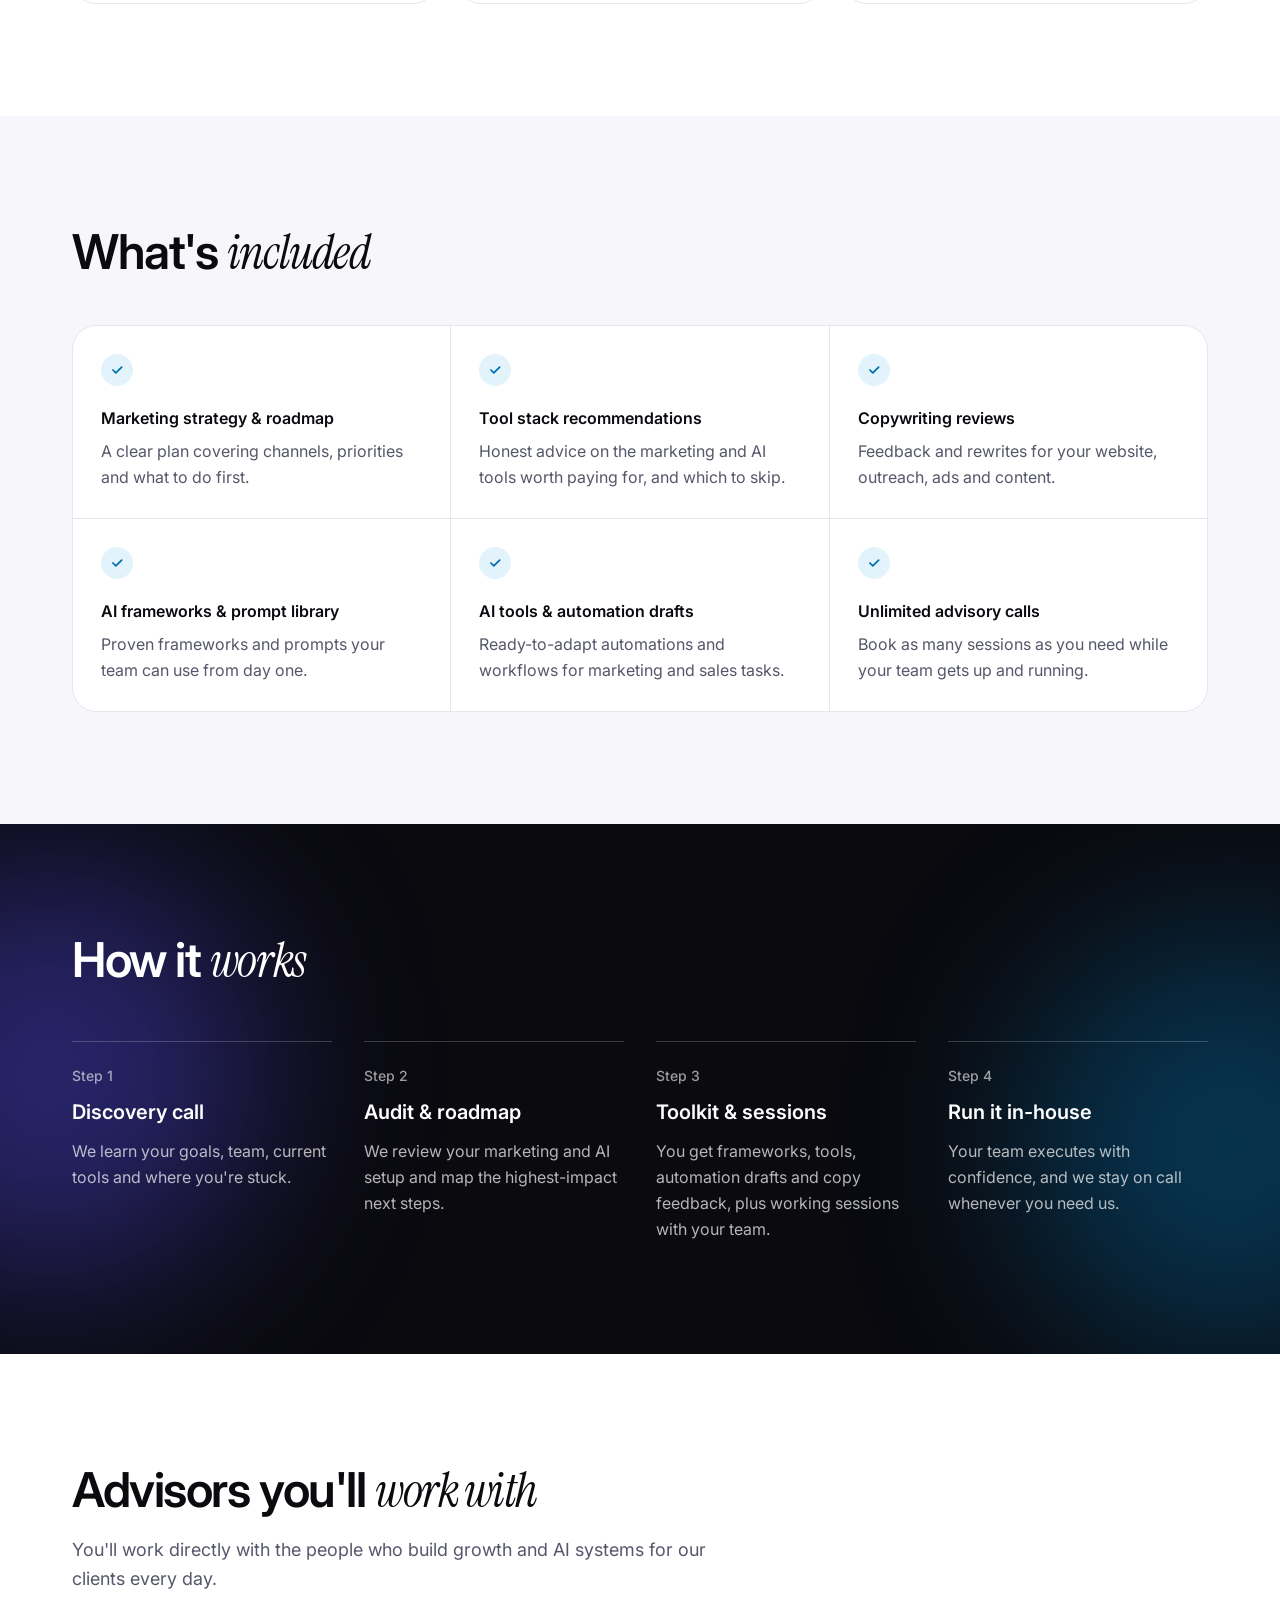
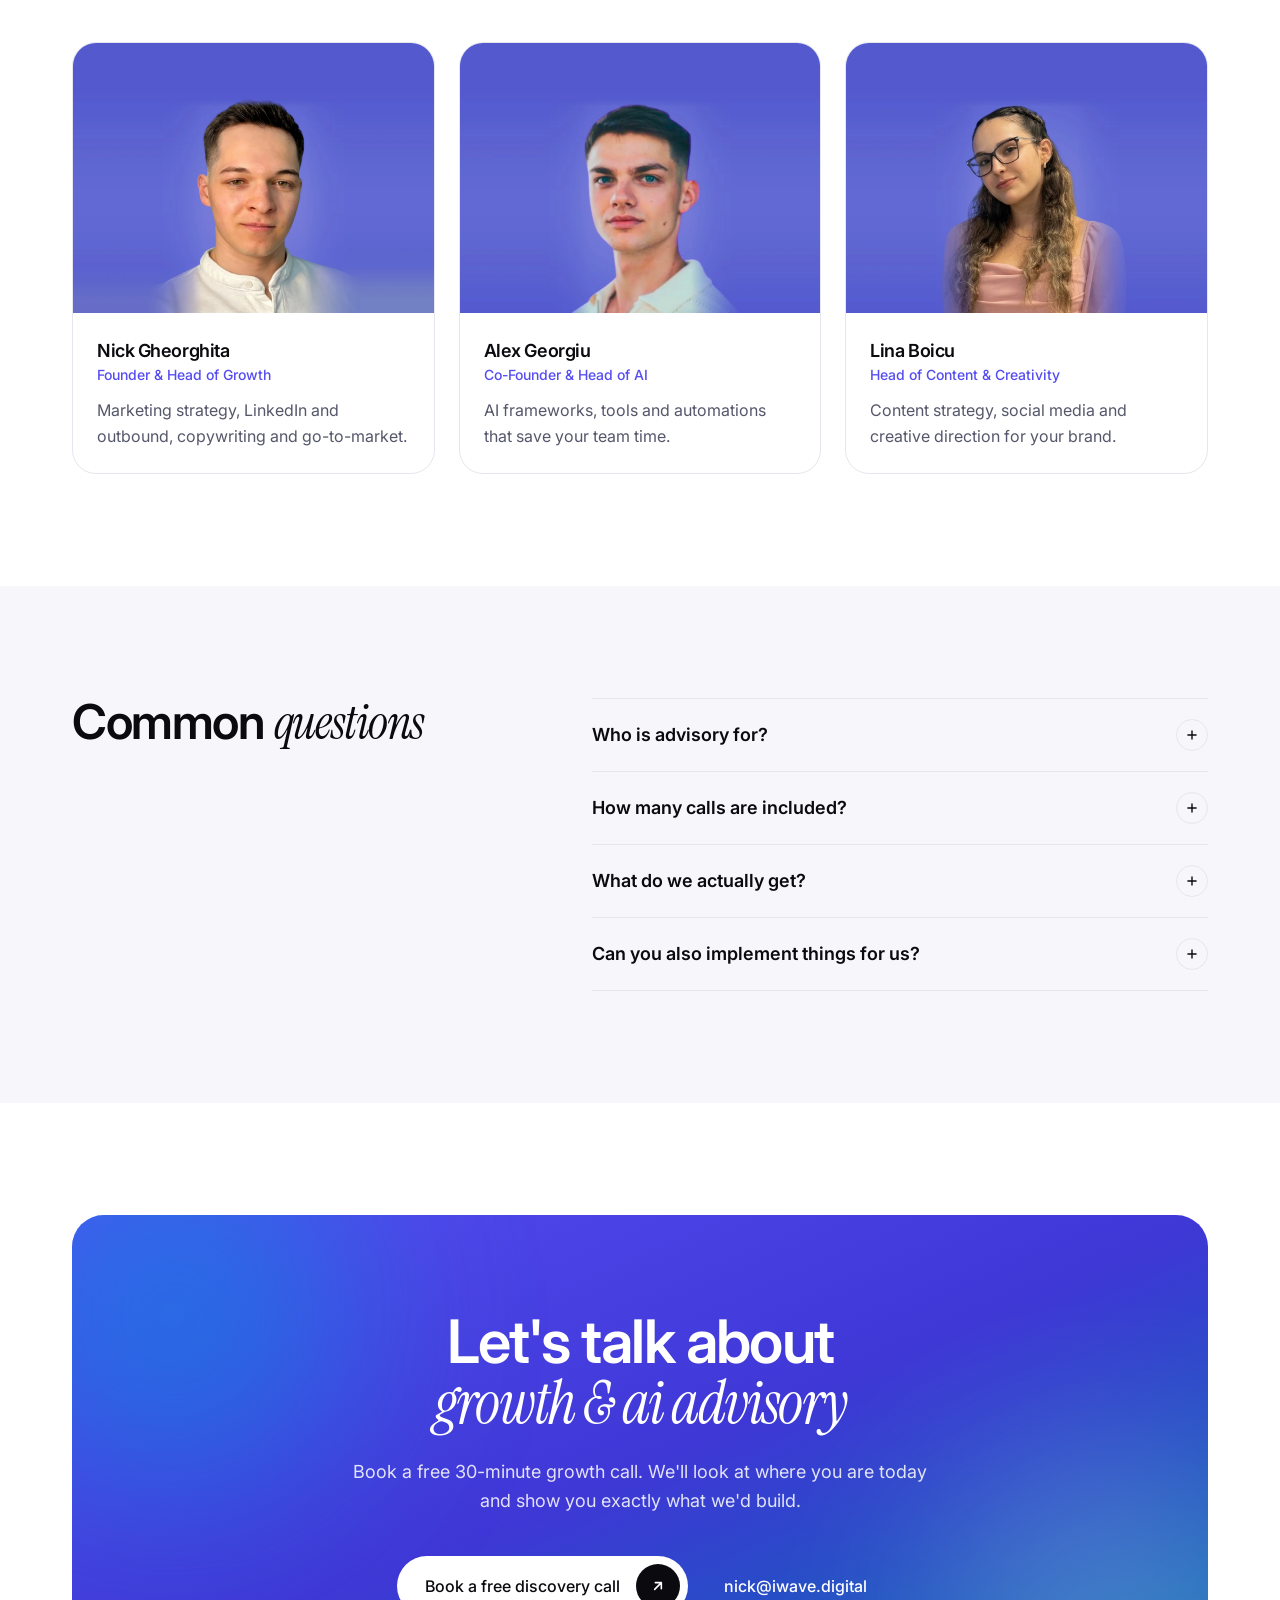
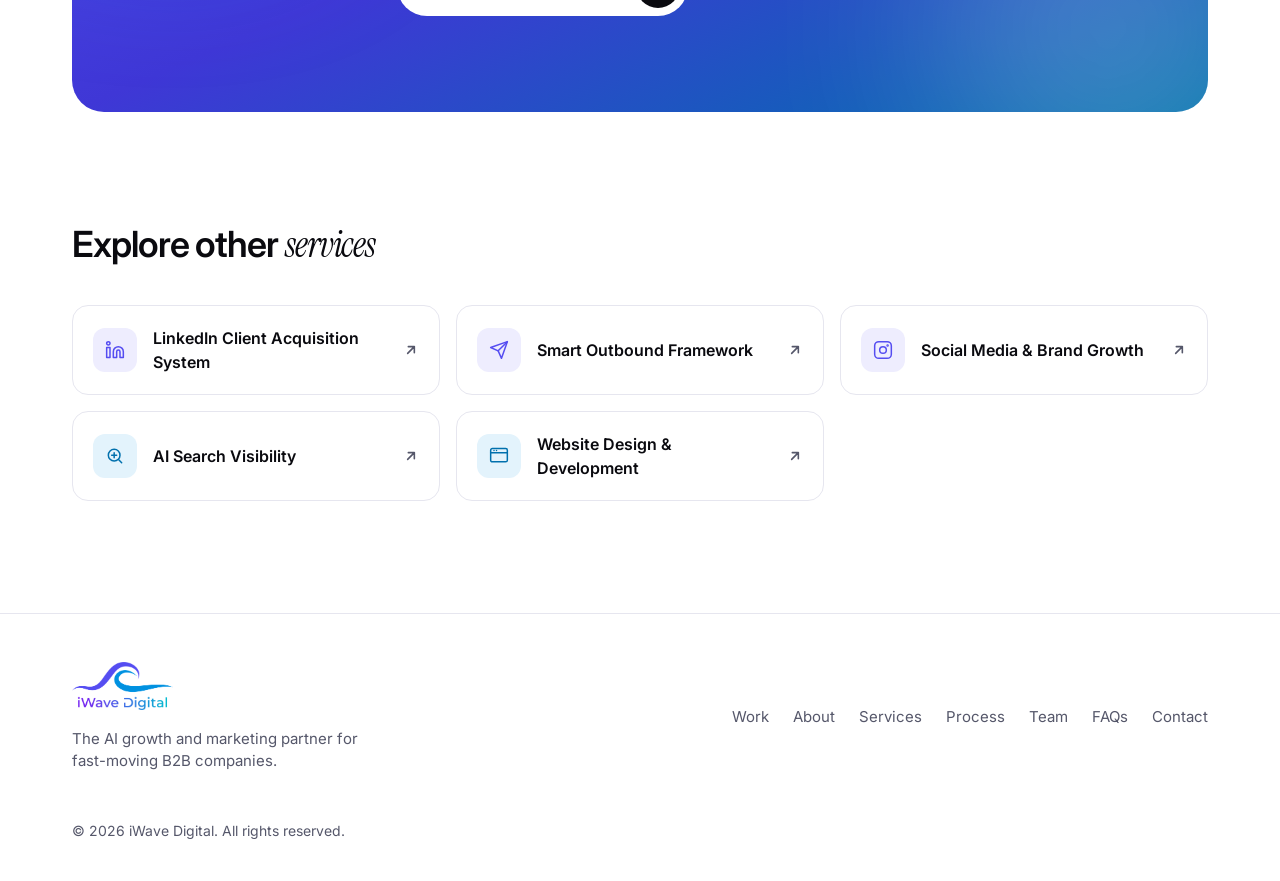
<file: services/growth-ai-advisory.html>
<!doctype html>
<html lang="en">
<head>
  <meta charset="utf-8" />
  <meta name="viewport" content="width=device-width, initial-scale=1" />
  <title>Growth &amp; AI Advisory — iWave Digital</title>
  <meta name="description" content="Hands-on marketing and AI advisory for teams that want to run growth themselves: strategy, tools, copywriting, AI frameworks and automations, with as many calls as you need." />
  <!-- Generated by tools/build_services.py — edit the content there and re-run the script. -->
  <link rel="canonical" href="https://www.iwave.digital/services/growth-ai-advisory.html" />
  <meta name="theme-color" content="#554DF1" />
  <link rel="icon" href="../favicon.ico" sizes="any" />
  <link rel="icon" type="image/png" sizes="32x32" href="../favicon-32x32.png" />
  <link rel="icon" type="image/png" sizes="16x16" href="../favicon-16x16.png" />
  <link rel="apple-touch-icon" href="../apple-touch-icon.png" />
  <link rel="manifest" href="../site.webmanifest" />

  <meta property="og:type" content="website" />
  <meta property="og:site_name" content="iWave Digital" />
  <meta property="og:title" content="Growth &amp; AI Advisory — iWave Digital" />
  <meta property="og:description" content="Hands-on marketing and AI advisory for teams that want to run growth themselves: strategy, tools, copywriting, AI frameworks and automations, with as many calls as you need." />
  <meta property="og:url" content="https://www.iwave.digital/services/growth-ai-advisory.html" />
  <meta property="og:image" content="https://www.iwave.digital/assets/og-image.jpg" />
  <meta property="og:image:width" content="1200" />
  <meta property="og:image:height" content="630" />
  <meta name="twitter:card" content="summary_large_image" />
  <meta name="twitter:title" content="Growth &amp; AI Advisory — iWave Digital" />
  <meta name="twitter:description" content="Hands-on marketing and AI advisory for teams that want to run growth themselves: strategy, tools, copywriting, AI frameworks and automations, with as many calls as you need." />
  <meta name="twitter:image" content="https://www.iwave.digital/assets/og-image.jpg" />

  <link rel="preconnect" href="https://fonts.googleapis.com" />
  <link rel="preconnect" href="https://fonts.gstatic.com" crossorigin />
  <link href="https://fonts.googleapis.com/css2?family=Inter:wght@400;500;600;700&family=Instrument+Serif:ital@0;1&display=swap" rel="stylesheet" />
  <link rel="stylesheet" href="../assets/tailwind.css" />
  <link rel="stylesheet" href="../assets/site.css" />
  <script type="application/ld+json">{"@context": "https://schema.org", "@type": "Service", "name": "Growth & AI Advisory", "description": "Hands-on marketing and AI advisory for teams that want to run growth themselves: strategy, tools, copywriting, AI frameworks and automations, with as many calls as you need.", "url": "https://www.iwave.digital/services/growth-ai-advisory.html", "provider": {"@type": "Organization", "name": "iWave Digital", "url": "https://www.iwave.digital/"}}</script>
  <script type="application/ld+json">{"@context": "https://schema.org", "@type": "FAQPage", "mainEntity": [{"@type": "Question", "name": "Who is advisory for?", "acceptedAnswer": {"@type": "Answer", "text": "Teams that want to build marketing and AI capabilities in-house rather than outsource everything, from founders doing it themselves to marketing teams looking for an expert sounding board."}}, {"@type": "Question", "name": "How many calls are included?", "acceptedAnswer": {"@type": "Answer", "text": "As many as you need. We don't cap sessions, because the goal is for your team to get up and running with confidence."}}, {"@type": "Question", "name": "What do we actually get?", "acceptedAnswer": {"@type": "Answer", "text": "A marketing roadmap, tool recommendations, copywriting feedback, plus AI frameworks, prompts, tools and automation drafts your team can use right away."}}, {"@type": "Question", "name": "Can you also implement things for us?", "acceptedAnswer": {"@type": "Answer", "text": "Yes. If you'd rather hand parts of the work over, our other services like the LinkedIn Client Acquisition System or Smart Outbound Framework cover done-for-you execution."}}]}</script>
  <script type="application/ld+json">{"@context": "https://schema.org", "@type": "BreadcrumbList", "itemListElement": [{"@type": "ListItem", "position": 1, "name": "Home", "item": "https://www.iwave.digital/"}, {"@type": "ListItem", "position": 2, "name": "Services", "item": "https://www.iwave.digital/#services"}, {"@type": "ListItem", "position": 3, "name": "Growth & AI Advisory", "item": "https://www.iwave.digital/services/growth-ai-advisory.html"}]}</script>
</head>

<body class="bg-white font-sans text-ink">
  <a href="#main" class="sr-only focus:not-sr-only focus:fixed focus:left-4 focus:top-4 focus:z-[100] focus:rounded-full focus:bg-ink focus:px-4 focus:py-2 focus:text-white">Skip to content</a>

  <header id="top" class="sticky top-0 z-50 transition-colors" data-header>
    <div class="mx-auto flex max-w-site items-center justify-between gap-4 px-4 py-4 sm:px-6 lg:px-8">
      <a href="../index.html" class="flex shrink-0 items-center">
        <img src="../assets/iwave-logo.png" alt="iWave Digital" width="101" height="48" class="h-10 w-auto sm:h-12" />
      </a>
      <nav aria-label="Primary" class="hidden lg:block">
        <ul class="flex items-center rounded-full border border-line bg-surface/80 p-1 text-[15px] backdrop-blur">
          <li><a href="../index.html#work" class="nav-link block rounded-full px-4 py-2 transition hover:text-ink text-muted">Work</a></li>
          <li><a href="../index.html#about" class="nav-link block rounded-full px-4 py-2 transition hover:text-ink text-muted">About us</a></li>
          <li><a href="../index.html#services" class="nav-link block rounded-full px-4 py-2 transition hover:text-ink bg-white text-ink shadow-sm" aria-current="true">Services</a></li>
          <li><a href="../index.html#process" class="nav-link block rounded-full px-4 py-2 transition hover:text-ink text-muted">Process</a></li>
          <li><a href="../index.html#team" class="nav-link block rounded-full px-4 py-2 transition hover:text-ink text-muted">Team</a></li>
          <li><a href="../index.html#faq" class="nav-link block rounded-full px-4 py-2 transition hover:text-ink text-muted">FAQs</a></li>
        </ul>
      </nav>
      <div class="flex items-center gap-2">
        <a href="https://cal.com/iwave-digital/discovery-call" target="_blank" rel="noopener" class="group hidden items-center gap-3 rounded-full bg-ink py-1.5 pl-5 pr-1.5 text-[15px] font-medium text-white transition hover:bg-brand sm:inline-flex">
          Book a call
          <span class="flex h-9 w-9 items-center justify-center rounded-full bg-white text-ink transition group-hover:rotate-45" aria-hidden="true"><svg width="14" height="14" viewBox="0 0 24 24" fill="none" stroke="currentColor" stroke-width="2.4" stroke-linecap="round" stroke-linejoin="round"><path d="M7 17 17 7M8 7h9v9"/></svg></span>
        </a>
        <a href="https://cal.com/iwave-digital/discovery-call" target="_blank" rel="noopener" class="inline-flex h-11 items-center rounded-full bg-ink px-4 text-sm font-medium text-white transition hover:bg-brand sm:hidden">Book a call</a>
        <button type="button" class="flex h-11 w-11 items-center justify-center rounded-full border border-line bg-white lg:hidden" aria-controls="mobile-menu" aria-expanded="false" aria-label="Open menu" data-menu-btn>
          <svg width="20" height="20" viewBox="0 0 24 24" fill="none" stroke="currentColor" stroke-width="2" stroke-linecap="round" aria-hidden="true"><path d="M4 7h16M4 12h16M4 17h16"/></svg>
        </button>
      </div>
    </div>
    <div id="mobile-menu" class="hidden border-t border-line bg-white px-4 pb-6 pt-2 lg:hidden" data-menu>
      <ul class="flex flex-col text-lg">
        <li><a href="../index.html#work" class="block border-b border-line py-3">Work</a></li>
        <li><a href="../index.html#about" class="block border-b border-line py-3">About us</a></li>
        <li><a href="../index.html#services" class="block border-b border-line py-3">Services</a></li>
        <li><a href="../index.html#process" class="block border-b border-line py-3">Process</a></li>
        <li><a href="../index.html#team" class="block border-b border-line py-3">Team</a></li>
        <li><a href="../index.html#faq" class="block border-b border-line py-3">FAQs</a></li>
      </ul>
      <a href="https://cal.com/iwave-digital/discovery-call" target="_blank" rel="noopener" class="mt-5 flex items-center justify-center rounded-full bg-ink py-3.5 font-medium text-white">Book a call</a>
    </div>
  </header>

  <main id="main">
    <!-- ============ HERO ============ -->
    <section class="relative -mt-[76px] overflow-hidden pt-[76px]">
      <div class="glow left-[-10%] top-[10%] h-[480px] w-[480px] bg-brand/20" aria-hidden="true"></div>
      <div class="glow right-[-8%] top-[20%] h-[480px] w-[480px] bg-sky/20" aria-hidden="true"></div>
      <div class="relative mx-auto grid max-w-site gap-10 px-4 pb-14 pt-10 sm:gap-12 sm:px-6 sm:pb-20 sm:pt-20 lg:grid-cols-[1.35fr_1fr] lg:items-end lg:px-8">
        <div>
          <nav aria-label="Breadcrumb" class="text-sm text-muted">
            <ol class="flex flex-wrap items-center gap-2">
              <li><a href="../index.html" class="hover:text-ink">Home</a></li>
              <li aria-hidden="true">/</li>
              <li><a href="../index.html#services" class="hover:text-ink">Services</a></li>
              <li aria-hidden="true">/</li>
              <li class="text-ink" aria-current="page">Growth &amp; AI Advisory</li>
            </ol>
          </nav>
          <span class="rise mt-10 flex h-14 w-14 items-center justify-center rounded-2xl bg-sky-soft text-sky-dark" aria-hidden="true"><svg width="26" height="26" viewBox="0 0 24 24" fill="none" stroke="currentColor" stroke-width="1.8" stroke-linecap="round" stroke-linejoin="round"><path d="M9 18h6M10 21h4"/><path d="M12 3a6 6 0 0 0-4 10.5c.7.7 1 1.5 1 2.5h6c0-1 .3-1.8 1-2.5A6 6 0 0 0 12 3z"/></svg></span>
          <h1 class="rise rise-2 mt-6 text-[42px] font-semibold leading-[1.04] tracking-[-0.035em] sm:text-6xl lg:text-7xl">Build growth in-house, <span class="font-serif font-normal italic">with experts in your corner</span></h1>
          <p class="rise rise-3 mt-6 max-w-2xl text-lg leading-relaxed text-muted sm:text-xl">Want to build marketing and AI capabilities inside your own team? We advise you on the strategies, tools and copy that work, and hand you ready-to-use AI frameworks, tools and automations, so your team has everything it needs to get going, with expert support on call whenever you need it.</p>
          <div class="rise rise-4 mt-9 flex flex-col gap-4 sm:flex-row sm:items-center">
            <a href="https://cal.com/iwave-digital/discovery-call" target="_blank" rel="noopener" class="group inline-flex items-center gap-4 self-start rounded-full bg-ink py-2 pl-7 pr-2 font-medium text-white shadow-[0_10px_30px_-10px_rgba(85,77,241,.55)] transition hover:bg-brand">
              Book a free growth call
              <span class="flex h-11 w-11 items-center justify-center rounded-full bg-white text-ink transition group-hover:rotate-45" aria-hidden="true"><svg width="16" height="16" viewBox="0 0 24 24" fill="none" stroke="currentColor" stroke-width="2.4" stroke-linecap="round" stroke-linejoin="round"><path d="M7 17 17 7M8 7h9v9"/></svg></span>
            </a>
            <a href="#included" class="inline-flex h-11 items-center self-start rounded-full px-4 font-medium text-ink underline-offset-4 hover:underline sm:self-auto">See what's included</a>
          </div>
        </div>
        <aside class="rise rise-4 rounded-3xl border border-line bg-white/80 p-8 backdrop-blur">
          <h2 class="font-semibold">Best for</h2>
          <ul class="mt-5 space-y-4 leading-relaxed text-muted">
              <li class="flex gap-3"><span class="mt-0.5 flex h-5 w-5 shrink-0 items-center justify-center rounded-full bg-brand text-white" aria-hidden="true"><svg width="14" height="14" viewBox="0 0 24 24" fill="none" stroke="currentColor" stroke-width="3" stroke-linecap="round" stroke-linejoin="round"><path d="m5 12 5 5L20 7"/></svg></span><span>Teams that want to run marketing and AI in-house, with expert guidance</span></li>
              <li class="flex gap-3"><span class="mt-0.5 flex h-5 w-5 shrink-0 items-center justify-center rounded-full bg-brand text-white" aria-hidden="true"><svg width="14" height="14" viewBox="0 0 24 24" fill="none" stroke="currentColor" stroke-width="3" stroke-linecap="round" stroke-linejoin="round"><path d="m5 12 5 5L20 7"/></svg></span><span>Founders and marketing leads unsure which tools and strategies to invest in</span></li>
              <li class="flex gap-3"><span class="mt-0.5 flex h-5 w-5 shrink-0 items-center justify-center rounded-full bg-brand text-white" aria-hidden="true"><svg width="14" height="14" viewBox="0 0 24 24" fill="none" stroke="currentColor" stroke-width="3" stroke-linecap="round" stroke-linejoin="round"><path d="m5 12 5 5L20 7"/></svg></span><span>Companies starting with AI that want proven frameworks, not trial and error</span></li>
          </ul>
        </aside>
      </div>
    </section>


    <!-- ============ AT A GLANCE ============ -->
    <section aria-label="Advisory backed by real results" class="border-y border-line bg-surface">
      <div class="mx-auto max-w-site px-4 sm:px-6 lg:px-8">
        <dl class="grid grid-cols-2 gap-x-6 lg:grid-cols-4">
          <div class="py-6 sm:py-7 ">
            <dd class="text-3xl font-semibold tracking-tight sm:text-4xl">$5M+</dd>
            <dt class="mt-1 text-sm text-muted">revenue generated for our clients</dt>
          </div>
          <div class="py-6 sm:py-7 lg:border-l lg:border-line lg:pl-8">
            <dd class="text-3xl font-semibold tracking-tight sm:text-4xl">15+</dd>
            <dt class="mt-1 text-sm text-muted">industries we&#x27;ve worked across</dt>
          </div>
          <div class="py-6 sm:py-7 lg:border-l lg:border-line lg:pl-8">
            <dd class="text-3xl font-semibold tracking-tight sm:text-4xl">5+ years</dd>
            <dt class="mt-1 text-sm text-muted">of hands-on AI and marketing</dt>
          </div>
          <div class="py-6 sm:py-7 lg:border-l lg:border-line lg:pl-8">
            <dd class="text-3xl font-semibold tracking-tight sm:text-4xl">Unlimited</dd>
            <dt class="mt-1 text-sm text-muted">advisory calls, as many as you need</dt>
          </div>
        </dl>
      </div>
    </section>

    <!-- ============ SYSTEM ============ -->
    <section class="py-16 sm:py-28">
      <div class="mx-auto max-w-site px-4 sm:px-6 lg:px-8">
        <div class="max-w-2xl">
          <h2 class="text-4xl font-semibold tracking-[-0.03em] sm:text-5xl">The 3-part system <span class="font-serif font-normal italic">behind it</span></h2>
          <p class="mt-5 text-lg leading-relaxed text-muted">Two sides of growth, one team of advisors, and ongoing support so the work actually sticks.</p>
        </div>
        <ol class="mt-12 grid gap-5 lg:grid-cols-3">
          <li class="flex flex-col rounded-3xl border border-line bg-white p-8">
            <span class="font-serif text-5xl italic text-brand">01</span>
            <h3 class="mt-6 text-xl font-semibold tracking-tight">Marketing advisory</h3>
            <p class="mt-1 font-medium text-ink/80">Strategy, tools and copy.</p>
            <p class="mt-4 leading-relaxed text-muted">We help you choose the right channels, strategies and tools, review and improve your copywriting, and build a plan your team can execute.</p>
          </li>
          <li class="flex flex-col rounded-3xl border border-line bg-white p-8">
            <span class="font-serif text-5xl italic text-brand">02</span>
            <h3 class="mt-6 text-xl font-semibold tracking-tight">AI enablement</h3>
            <p class="mt-1 font-medium text-ink/80">Frameworks, tools and automations.</p>
            <p class="mt-4 leading-relaxed text-muted">You get ready-to-use AI frameworks, tool recommendations, automation drafts and prompts, tailored to how your team actually works.</p>
          </li>
          <li class="flex flex-col rounded-3xl border border-line bg-white p-8">
            <span class="font-serif text-5xl italic text-brand">03</span>
            <h3 class="mt-6 text-xl font-semibold tracking-tight">Ongoing support</h3>
            <p class="mt-1 font-medium text-ink/80">Calls whenever you need them.</p>
            <p class="mt-4 leading-relaxed text-muted">We stay on call as your team puts things into practice, with as many sessions as you need to get unstuck and keep moving.</p>
          </li>
        </ol>
      </div>
    </section>

    <!-- ============ INCLUDED ============ -->
    <section id="included" class="bg-surface py-16 sm:py-28">
      <div class="mx-auto max-w-site px-4 sm:px-6 lg:px-8">
        <h2 class="max-w-2xl text-4xl font-semibold tracking-[-0.03em] sm:text-5xl">What's <span class="font-serif font-normal italic">included</span></h2>
        <ul class="mt-12 grid gap-px overflow-hidden rounded-3xl border border-line bg-line sm:grid-cols-2 lg:grid-cols-3">
          <li class="bg-white p-7">
            <span class="flex h-8 w-8 items-center justify-center rounded-full bg-sky-soft text-sky-dark" aria-hidden="true"><svg width="14" height="14" viewBox="0 0 24 24" fill="none" stroke="currentColor" stroke-width="3" stroke-linecap="round" stroke-linejoin="round"><path d="m5 12 5 5L20 7"/></svg></span>
            <h3 class="mt-5 font-semibold">Marketing strategy &amp; roadmap</h3>
            <p class="mt-2 leading-relaxed text-muted">A clear plan covering channels, priorities and what to do first.</p>
          </li>
          <li class="bg-white p-7">
            <span class="flex h-8 w-8 items-center justify-center rounded-full bg-sky-soft text-sky-dark" aria-hidden="true"><svg width="14" height="14" viewBox="0 0 24 24" fill="none" stroke="currentColor" stroke-width="3" stroke-linecap="round" stroke-linejoin="round"><path d="m5 12 5 5L20 7"/></svg></span>
            <h3 class="mt-5 font-semibold">Tool stack recommendations</h3>
            <p class="mt-2 leading-relaxed text-muted">Honest advice on the marketing and AI tools worth paying for, and which to skip.</p>
          </li>
          <li class="bg-white p-7">
            <span class="flex h-8 w-8 items-center justify-center rounded-full bg-sky-soft text-sky-dark" aria-hidden="true"><svg width="14" height="14" viewBox="0 0 24 24" fill="none" stroke="currentColor" stroke-width="3" stroke-linecap="round" stroke-linejoin="round"><path d="m5 12 5 5L20 7"/></svg></span>
            <h3 class="mt-5 font-semibold">Copywriting reviews</h3>
            <p class="mt-2 leading-relaxed text-muted">Feedback and rewrites for your website, outreach, ads and content.</p>
          </li>
          <li class="bg-white p-7">
            <span class="flex h-8 w-8 items-center justify-center rounded-full bg-sky-soft text-sky-dark" aria-hidden="true"><svg width="14" height="14" viewBox="0 0 24 24" fill="none" stroke="currentColor" stroke-width="3" stroke-linecap="round" stroke-linejoin="round"><path d="m5 12 5 5L20 7"/></svg></span>
            <h3 class="mt-5 font-semibold">AI frameworks &amp; prompt library</h3>
            <p class="mt-2 leading-relaxed text-muted">Proven frameworks and prompts your team can use from day one.</p>
          </li>
          <li class="bg-white p-7">
            <span class="flex h-8 w-8 items-center justify-center rounded-full bg-sky-soft text-sky-dark" aria-hidden="true"><svg width="14" height="14" viewBox="0 0 24 24" fill="none" stroke="currentColor" stroke-width="3" stroke-linecap="round" stroke-linejoin="round"><path d="m5 12 5 5L20 7"/></svg></span>
            <h3 class="mt-5 font-semibold">AI tools &amp; automation drafts</h3>
            <p class="mt-2 leading-relaxed text-muted">Ready-to-adapt automations and workflows for marketing and sales tasks.</p>
          </li>
          <li class="bg-white p-7">
            <span class="flex h-8 w-8 items-center justify-center rounded-full bg-sky-soft text-sky-dark" aria-hidden="true"><svg width="14" height="14" viewBox="0 0 24 24" fill="none" stroke="currentColor" stroke-width="3" stroke-linecap="round" stroke-linejoin="round"><path d="m5 12 5 5L20 7"/></svg></span>
            <h3 class="mt-5 font-semibold">Unlimited advisory calls</h3>
            <p class="mt-2 leading-relaxed text-muted">Book as many sessions as you need while your team gets up and running.</p>
          </li>
        </ul>
      </div>
    </section>

    <!-- ============ HOW IT WORKS ============ -->
    <section class="relative overflow-hidden bg-ink py-24 text-white sm:py-28">
      <div class="glow -left-40 top-10 h-[420px] w-[420px] bg-brand/40" aria-hidden="true"></div>
      <div class="glow -right-40 bottom-0 h-[420px] w-[420px] bg-sky/30" aria-hidden="true"></div>
      <div class="relative mx-auto max-w-site px-4 sm:px-6 lg:px-8">
        <h2 class="max-w-2xl text-4xl font-semibold tracking-[-0.03em] sm:text-5xl">How it <span class="font-serif font-normal italic">works</span></h2>
        <ol class="mt-14 grid gap-10 md:grid-cols-2 lg:grid-cols-4 lg:gap-8">
          <li class="border-t border-white/20 pt-6">
            <p class="text-sm font-medium text-white/60">Step 1</p>
            <h3 class="mt-3 text-xl font-semibold">Discovery call</h3>
            <p class="mt-3 leading-relaxed text-white/70">We learn your goals, team, current tools and where you&#x27;re stuck.</p>
          </li>
          <li class="border-t border-white/20 pt-6">
            <p class="text-sm font-medium text-white/60">Step 2</p>
            <h3 class="mt-3 text-xl font-semibold">Audit &amp; roadmap</h3>
            <p class="mt-3 leading-relaxed text-white/70">We review your marketing and AI setup and map the highest-impact next steps.</p>
          </li>
          <li class="border-t border-white/20 pt-6">
            <p class="text-sm font-medium text-white/60">Step 3</p>
            <h3 class="mt-3 text-xl font-semibold">Toolkit &amp; sessions</h3>
            <p class="mt-3 leading-relaxed text-white/70">You get frameworks, tools, automation drafts and copy feedback, plus working sessions with your team.</p>
          </li>
          <li class="border-t border-white/20 pt-6">
            <p class="text-sm font-medium text-white/60">Step 4</p>
            <h3 class="mt-3 text-xl font-semibold">Run it in-house</h3>
            <p class="mt-3 leading-relaxed text-white/70">Your team executes with confidence, and we stay on call whenever you need us.</p>
          </li>
        </ol>
      </div>
    </section>


    <!-- ============ ADVISORS ============ -->
    <section id="advisors" class="py-16 sm:py-28">
      <div class="mx-auto max-w-site px-4 sm:px-6 lg:px-8">
        <div class="max-w-2xl">
          <h2 class="text-4xl font-semibold tracking-[-0.03em] sm:text-5xl">Advisors you'll <span class="font-serif font-normal italic">work with</span></h2>
          <p class="mt-5 text-lg leading-relaxed text-muted">You&#x27;ll work directly with the people who build growth and AI systems for our clients every day.</p>
        </div>
        <ul class="mt-12 grid gap-6 md:grid-cols-3">
          <li class="overflow-hidden rounded-3xl border border-line bg-white">
            <div class="aspect-[4/3] overflow-hidden bg-brand-soft">
              <img src="../assets/team/nick-wide.webp" alt="Nick Gheorghita" width="1600" height="1000" class="h-full w-full object-cover object-bottom" loading="lazy" />
            </div>
            <div class="p-6">
              <h3 class="text-lg font-semibold tracking-tight">Nick Gheorghita</h3>
              <p class="text-sm font-medium text-brand">Founder &amp; Head of Growth</p>
              <p class="mt-3 leading-relaxed text-muted">Marketing strategy, LinkedIn and outbound, copywriting and go-to-market.</p>
            </div>
          </li>
          <li class="overflow-hidden rounded-3xl border border-line bg-white">
            <div class="aspect-[4/3] overflow-hidden bg-brand-soft">
              <img src="../assets/team/alex-wide.webp" alt="Alex Georgiu" width="1600" height="1000" class="h-full w-full object-cover object-bottom" loading="lazy" />
            </div>
            <div class="p-6">
              <h3 class="text-lg font-semibold tracking-tight">Alex Georgiu</h3>
              <p class="text-sm font-medium text-brand">Co-Founder &amp; Head of AI</p>
              <p class="mt-3 leading-relaxed text-muted">AI frameworks, tools and automations that save your team time.</p>
            </div>
          </li>
          <li class="overflow-hidden rounded-3xl border border-line bg-white">
            <div class="aspect-[4/3] overflow-hidden bg-brand-soft">
              <img src="../assets/team/lina-wide.webp" alt="Lina Boicu" width="1600" height="1000" class="h-full w-full object-cover object-bottom" loading="lazy" />
            </div>
            <div class="p-6">
              <h3 class="text-lg font-semibold tracking-tight">Lina Boicu</h3>
              <p class="text-sm font-medium text-brand">Head of Content &amp; Creativity</p>
              <p class="mt-3 leading-relaxed text-muted">Content strategy, social media and creative direction for your brand.</p>
            </div>
          </li>
        </ul>
      </div>
    </section>



    <!-- ============ FAQ ============ -->
    <section class="bg-surface py-16 sm:py-28">
      <div class="mx-auto grid max-w-site gap-12 px-4 sm:px-6 lg:grid-cols-[1fr_1.4fr] lg:gap-20 lg:px-8">
        <h2 class="text-4xl font-semibold tracking-[-0.03em] sm:text-5xl">Common <span class="font-serif font-normal italic">questions</span></h2>
        <div class="divide-y divide-line border-y border-line">
          <details class="group py-2">
            <summary class="flex min-h-[56px] cursor-pointer items-center justify-between gap-6 py-3 text-lg font-semibold">
              Who is advisory for?
              <span class="faq-icon flex h-8 w-8 shrink-0 items-center justify-center rounded-full border border-line bg-surface transition" aria-hidden="true"><svg width="14" height="14" viewBox="0 0 24 24" fill="none" stroke="currentColor" stroke-width="2.4" stroke-linecap="round"><path d="M12 5v14M5 12h14"/></svg></span>
            </summary>
            <p class="max-w-prose pb-5 leading-relaxed text-muted">Teams that want to build marketing and AI capabilities in-house rather than outsource everything, from founders doing it themselves to marketing teams looking for an expert sounding board.</p>
          </details>
          <details class="group py-2">
            <summary class="flex min-h-[56px] cursor-pointer items-center justify-between gap-6 py-3 text-lg font-semibold">
              How many calls are included?
              <span class="faq-icon flex h-8 w-8 shrink-0 items-center justify-center rounded-full border border-line bg-surface transition" aria-hidden="true"><svg width="14" height="14" viewBox="0 0 24 24" fill="none" stroke="currentColor" stroke-width="2.4" stroke-linecap="round"><path d="M12 5v14M5 12h14"/></svg></span>
            </summary>
            <p class="max-w-prose pb-5 leading-relaxed text-muted">As many as you need. We don&#x27;t cap sessions, because the goal is for your team to get up and running with confidence.</p>
          </details>
          <details class="group py-2">
            <summary class="flex min-h-[56px] cursor-pointer items-center justify-between gap-6 py-3 text-lg font-semibold">
              What do we actually get?
              <span class="faq-icon flex h-8 w-8 shrink-0 items-center justify-center rounded-full border border-line bg-surface transition" aria-hidden="true"><svg width="14" height="14" viewBox="0 0 24 24" fill="none" stroke="currentColor" stroke-width="2.4" stroke-linecap="round"><path d="M12 5v14M5 12h14"/></svg></span>
            </summary>
            <p class="max-w-prose pb-5 leading-relaxed text-muted">A marketing roadmap, tool recommendations, copywriting feedback, plus AI frameworks, prompts, tools and automation drafts your team can use right away.</p>
          </details>
          <details class="group py-2">
            <summary class="flex min-h-[56px] cursor-pointer items-center justify-between gap-6 py-3 text-lg font-semibold">
              Can you also implement things for us?
              <span class="faq-icon flex h-8 w-8 shrink-0 items-center justify-center rounded-full border border-line bg-surface transition" aria-hidden="true"><svg width="14" height="14" viewBox="0 0 24 24" fill="none" stroke="currentColor" stroke-width="2.4" stroke-linecap="round"><path d="M12 5v14M5 12h14"/></svg></span>
            </summary>
            <p class="max-w-prose pb-5 leading-relaxed text-muted">Yes. If you&#x27;d rather hand parts of the work over, our other services like the LinkedIn Client Acquisition System or Smart Outbound Framework cover done-for-you execution.</p>
          </details>
        </div>
      </div>
    </section>

    <!-- ============ CONTACT ============ -->
    <section id="contact" class="py-16 sm:py-28">
      <div class="mx-auto max-w-site px-4 sm:px-6 lg:px-8">
        <div class="relative overflow-hidden rounded-[32px] bg-gradient-to-br from-brand via-brand-dark to-sky-dark px-6 py-20 text-center text-white sm:px-12 sm:py-24">
          <div class="glow -left-20 -top-20 h-[360px] w-[360px] bg-sky/50" aria-hidden="true"></div>
          <div class="glow -bottom-24 -right-20 h-[360px] w-[360px] bg-white/20" aria-hidden="true"></div>
          <div class="relative">
            <h2 class="mx-auto max-w-3xl text-4xl font-semibold tracking-[-0.03em] sm:text-6xl">Let's talk about <span class="font-serif font-normal italic">growth &amp; ai advisory</span></h2>
            <p class="mx-auto mt-6 max-w-xl text-lg leading-relaxed text-white/85">Book a free 30-minute growth call. We'll look at where you are today and show you exactly what we'd build.</p>
            <div class="mt-10 flex flex-col items-center justify-center gap-5 sm:flex-row">
              <a href="https://cal.com/iwave-digital/discovery-call" target="_blank" rel="noopener" class="group inline-flex items-center gap-4 rounded-full bg-white py-2 pl-7 pr-2 font-medium text-ink transition hover:bg-ink hover:text-white">
                Book a free discovery call
                <span class="flex h-11 w-11 items-center justify-center rounded-full bg-ink text-white transition group-hover:rotate-45 group-hover:bg-white group-hover:text-ink" aria-hidden="true"><svg width="16" height="16" viewBox="0 0 24 24" fill="none" stroke="currentColor" stroke-width="2.4" stroke-linecap="round" stroke-linejoin="round"><path d="M7 17 17 7M8 7h9v9"/></svg></span>
              </a>
              <a href="mailto:nick@iwave.digital" class="inline-flex h-11 items-center rounded-full px-4 font-medium text-white underline-offset-4 hover:underline">nick@iwave.digital</a>
            </div>
          </div>
        </div>
      </div>
    </section>

    <!-- ============ OTHER SERVICES ============ -->
    <section class="pb-16 sm:pb-28">
      <div class="mx-auto max-w-site px-4 sm:px-6 lg:px-8">
        <h2 class="text-3xl font-semibold tracking-[-0.03em] sm:text-4xl">Explore other <span class="font-serif font-normal italic">services</span></h2>
        <div class="mt-10 grid gap-4 md:grid-cols-2 lg:grid-cols-3">
          <a href="linkedin-client-acquisition.html" class="group flex items-center gap-4 rounded-2xl border border-line bg-white p-5 transition hover:border-brand/40 hover:bg-brand-soft/40">
            <span class="flex h-11 w-11 shrink-0 items-center justify-center rounded-xl bg-brand-soft text-brand" aria-hidden="true"><svg width="20" height="20" viewBox="0 0 24 24" fill="none" stroke="currentColor" stroke-width="1.8" stroke-linecap="round" stroke-linejoin="round"><path d="M16 8a6 6 0 0 1 6 6v7h-4v-7a2 2 0 0 0-4 0v7h-4v-7a6 6 0 0 1 6-6z"/><rect x="2" y="9" width="4" height="12"/><circle cx="4" cy="4" r="2"/></svg></span>
            <span class="flex-1 font-semibold">LinkedIn Client Acquisition System</span>
            <span class="text-muted transition group-hover:translate-x-0.5 group-hover:text-brand" aria-hidden="true"><svg width="16" height="16" viewBox="0 0 24 24" fill="none" stroke="currentColor" stroke-width="2.4" stroke-linecap="round" stroke-linejoin="round"><path d="M7 17 17 7M8 7h9v9"/></svg></span>
          </a>
          <a href="smart-outbound-framework.html" class="group flex items-center gap-4 rounded-2xl border border-line bg-white p-5 transition hover:border-brand/40 hover:bg-brand-soft/40">
            <span class="flex h-11 w-11 shrink-0 items-center justify-center rounded-xl bg-brand-soft text-brand" aria-hidden="true"><svg width="20" height="20" viewBox="0 0 24 24" fill="none" stroke="currentColor" stroke-width="1.8" stroke-linecap="round" stroke-linejoin="round"><path d="M22 2 11 13"/><path d="M22 2 15 22l-4-9-9-4z"/></svg></span>
            <span class="flex-1 font-semibold">Smart Outbound Framework</span>
            <span class="text-muted transition group-hover:translate-x-0.5 group-hover:text-brand" aria-hidden="true"><svg width="16" height="16" viewBox="0 0 24 24" fill="none" stroke="currentColor" stroke-width="2.4" stroke-linecap="round" stroke-linejoin="round"><path d="M7 17 17 7M8 7h9v9"/></svg></span>
          </a>
          <a href="social-media-brand-growth.html" class="group flex items-center gap-4 rounded-2xl border border-line bg-white p-5 transition hover:border-brand/40 hover:bg-brand-soft/40">
            <span class="flex h-11 w-11 shrink-0 items-center justify-center rounded-xl bg-brand-soft text-brand" aria-hidden="true"><svg width="20" height="20" viewBox="0 0 24 24" fill="none" stroke="currentColor" stroke-width="1.8" stroke-linecap="round" stroke-linejoin="round"><rect x="2" y="2" width="20" height="20" rx="5"/><circle cx="12" cy="12" r="4"/><circle cx="17.5" cy="6.5" r="0.6"/></svg></span>
            <span class="flex-1 font-semibold">Social Media &amp; Brand Growth</span>
            <span class="text-muted transition group-hover:translate-x-0.5 group-hover:text-brand" aria-hidden="true"><svg width="16" height="16" viewBox="0 0 24 24" fill="none" stroke="currentColor" stroke-width="2.4" stroke-linecap="round" stroke-linejoin="round"><path d="M7 17 17 7M8 7h9v9"/></svg></span>
          </a>
          <a href="ai-search-visibility.html" class="group flex items-center gap-4 rounded-2xl border border-line bg-white p-5 transition hover:border-brand/40 hover:bg-brand-soft/40">
            <span class="flex h-11 w-11 shrink-0 items-center justify-center rounded-xl bg-sky-soft text-sky-dark" aria-hidden="true"><svg width="20" height="20" viewBox="0 0 24 24" fill="none" stroke="currentColor" stroke-width="1.8" stroke-linecap="round" stroke-linejoin="round"><circle cx="11" cy="11" r="7"/><path d="m20 20-3.5-3.5"/><path d="M11 8v6M8 11h6"/></svg></span>
            <span class="flex-1 font-semibold">AI Search Visibility</span>
            <span class="text-muted transition group-hover:translate-x-0.5 group-hover:text-brand" aria-hidden="true"><svg width="16" height="16" viewBox="0 0 24 24" fill="none" stroke="currentColor" stroke-width="2.4" stroke-linecap="round" stroke-linejoin="round"><path d="M7 17 17 7M8 7h9v9"/></svg></span>
          </a>
          <a href="website-design-development.html" class="group flex items-center gap-4 rounded-2xl border border-line bg-white p-5 transition hover:border-brand/40 hover:bg-brand-soft/40">
            <span class="flex h-11 w-11 shrink-0 items-center justify-center rounded-xl bg-sky-soft text-sky-dark" aria-hidden="true"><svg width="20" height="20" viewBox="0 0 24 24" fill="none" stroke="currentColor" stroke-width="1.8" stroke-linecap="round" stroke-linejoin="round"><rect x="2" y="3" width="20" height="16" rx="2"/><path d="M2 8h20M6 5.5h.01M9 5.5h.01"/></svg></span>
            <span class="flex-1 font-semibold">Website Design &amp; Development</span>
            <span class="text-muted transition group-hover:translate-x-0.5 group-hover:text-brand" aria-hidden="true"><svg width="16" height="16" viewBox="0 0 24 24" fill="none" stroke="currentColor" stroke-width="2.4" stroke-linecap="round" stroke-linejoin="round"><path d="M7 17 17 7M8 7h9v9"/></svg></span>
          </a>
        </div>
      </div>
    </section>
  </main>

  <footer class="border-t border-line">
    <div class="mx-auto flex max-w-site flex-col gap-8 px-4 py-12 sm:px-6 md:flex-row md:items-center md:justify-between lg:px-8">
      <div>
        <a href="../index.html" class="inline-flex">
          <img src="../assets/iwave-logo.png" alt="iWave Digital" width="101" height="48" class="h-12 w-auto" loading="lazy" />
        </a>
        <p class="mt-3 max-w-xs text-[15px] text-muted">The AI growth and marketing partner for fast-moving B2B companies.</p>
      </div>
      <nav aria-label="Footer">
        <ul class="-my-3 flex flex-wrap gap-x-6 text-[15px] text-muted">
          <li><a href="../index.html#work" class="inline-block py-3 hover:text-ink">Work</a></li>
          <li><a href="../index.html#about" class="inline-block py-3 hover:text-ink">About</a></li>
          <li><a href="../index.html#services" class="inline-block py-3 hover:text-ink">Services</a></li>
          <li><a href="../index.html#process" class="inline-block py-3 hover:text-ink">Process</a></li>
          <li><a href="../index.html#team" class="inline-block py-3 hover:text-ink">Team</a></li>
          <li><a href="../index.html#faq" class="inline-block py-3 hover:text-ink">FAQs</a></li>
          <li><a href="../index.html#contact" class="inline-block py-3 hover:text-ink">Contact</a></li>
        </ul>
      </nav>
    </div>
    <div class="mx-auto max-w-site px-4 pb-10 text-sm text-muted sm:px-6 lg:px-8">© <span data-year></span> iWave Digital. All rights reserved.</div>
  </footer>

  <script src="../assets/site.js"></script>
</body>
</html>
</file>
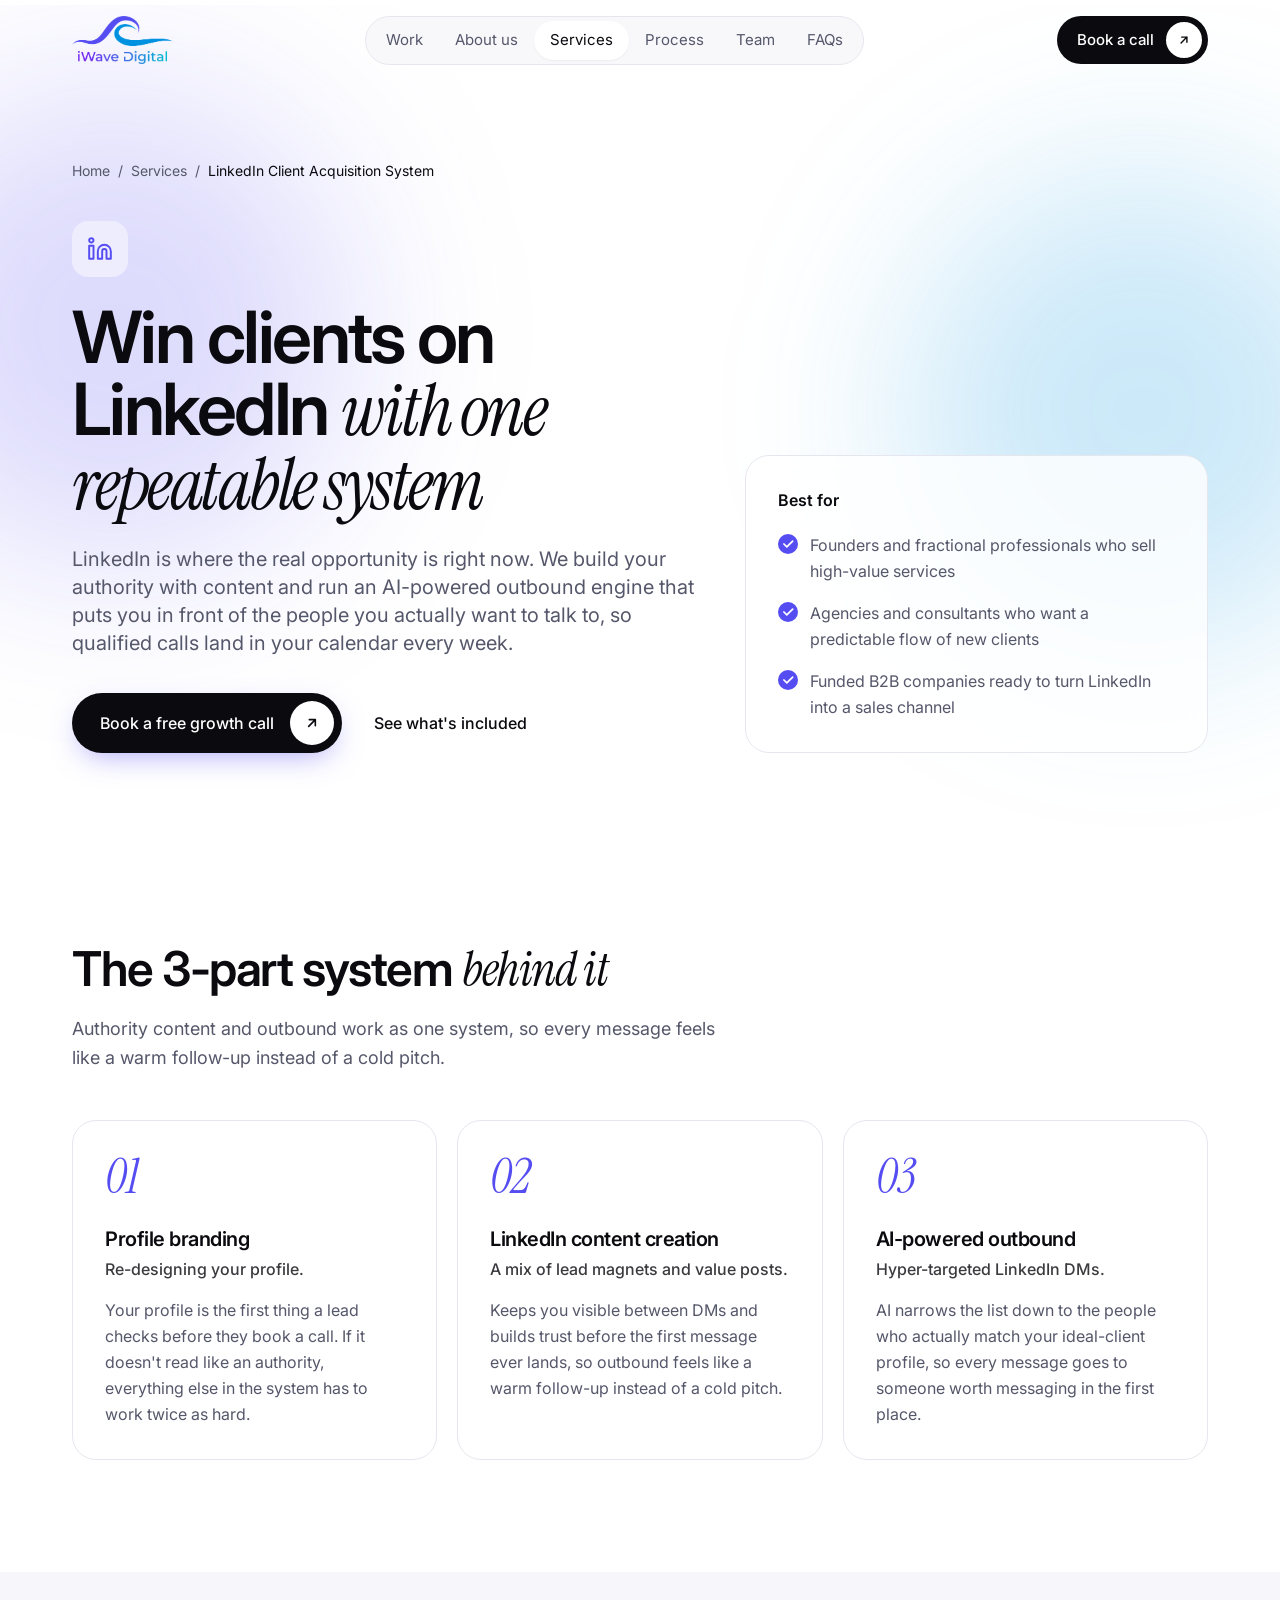
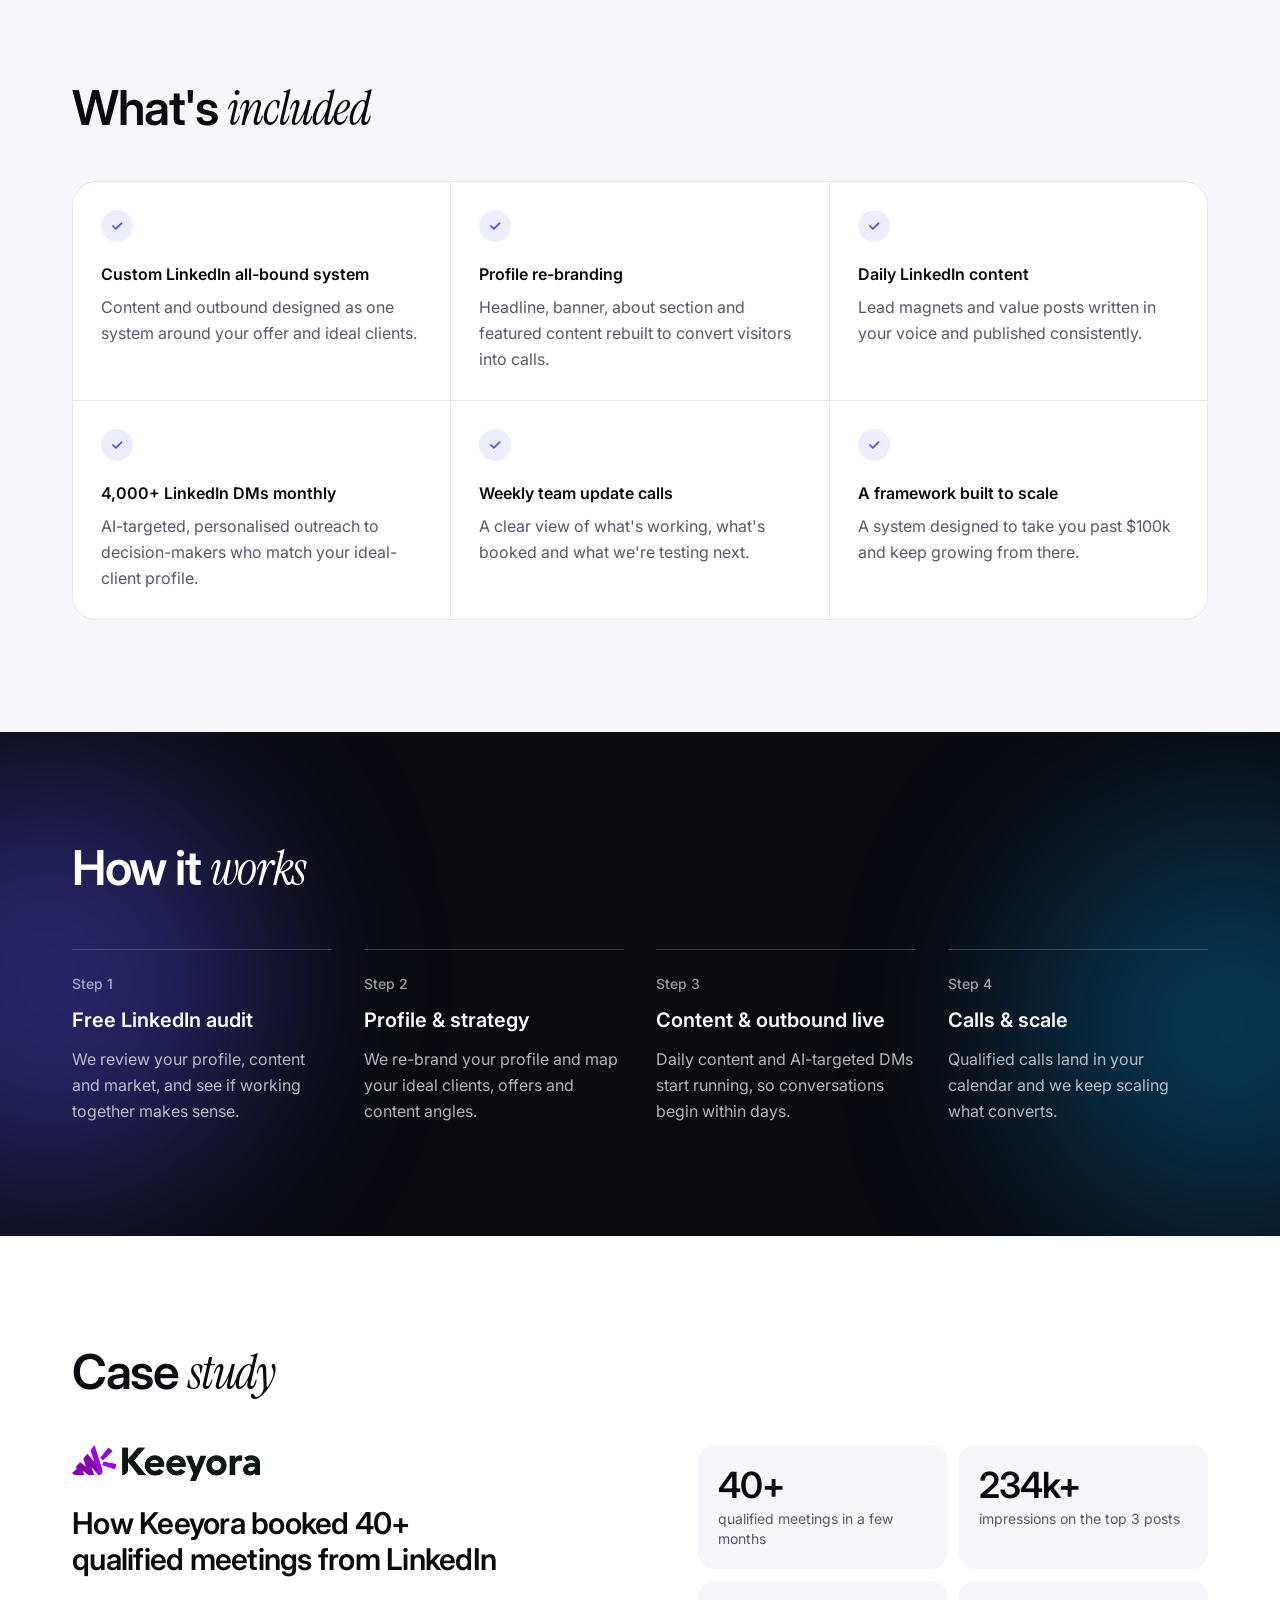
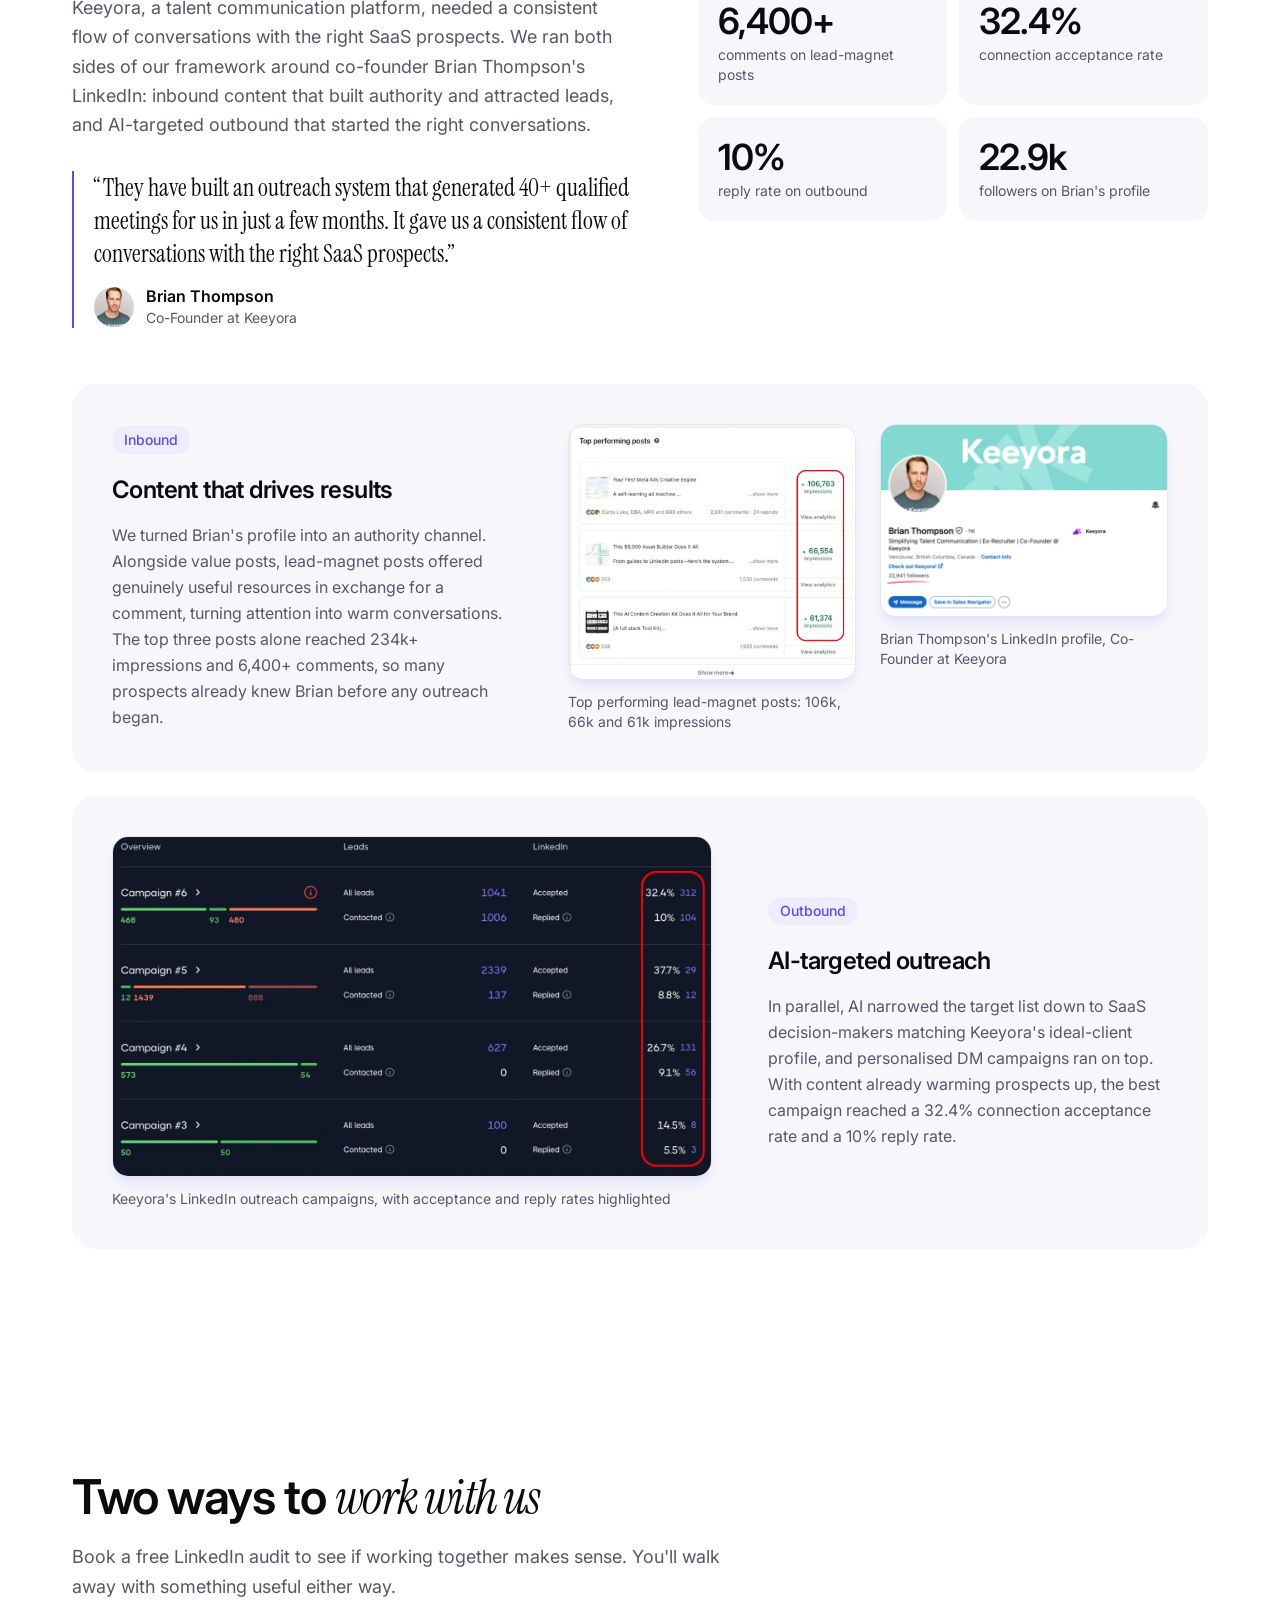
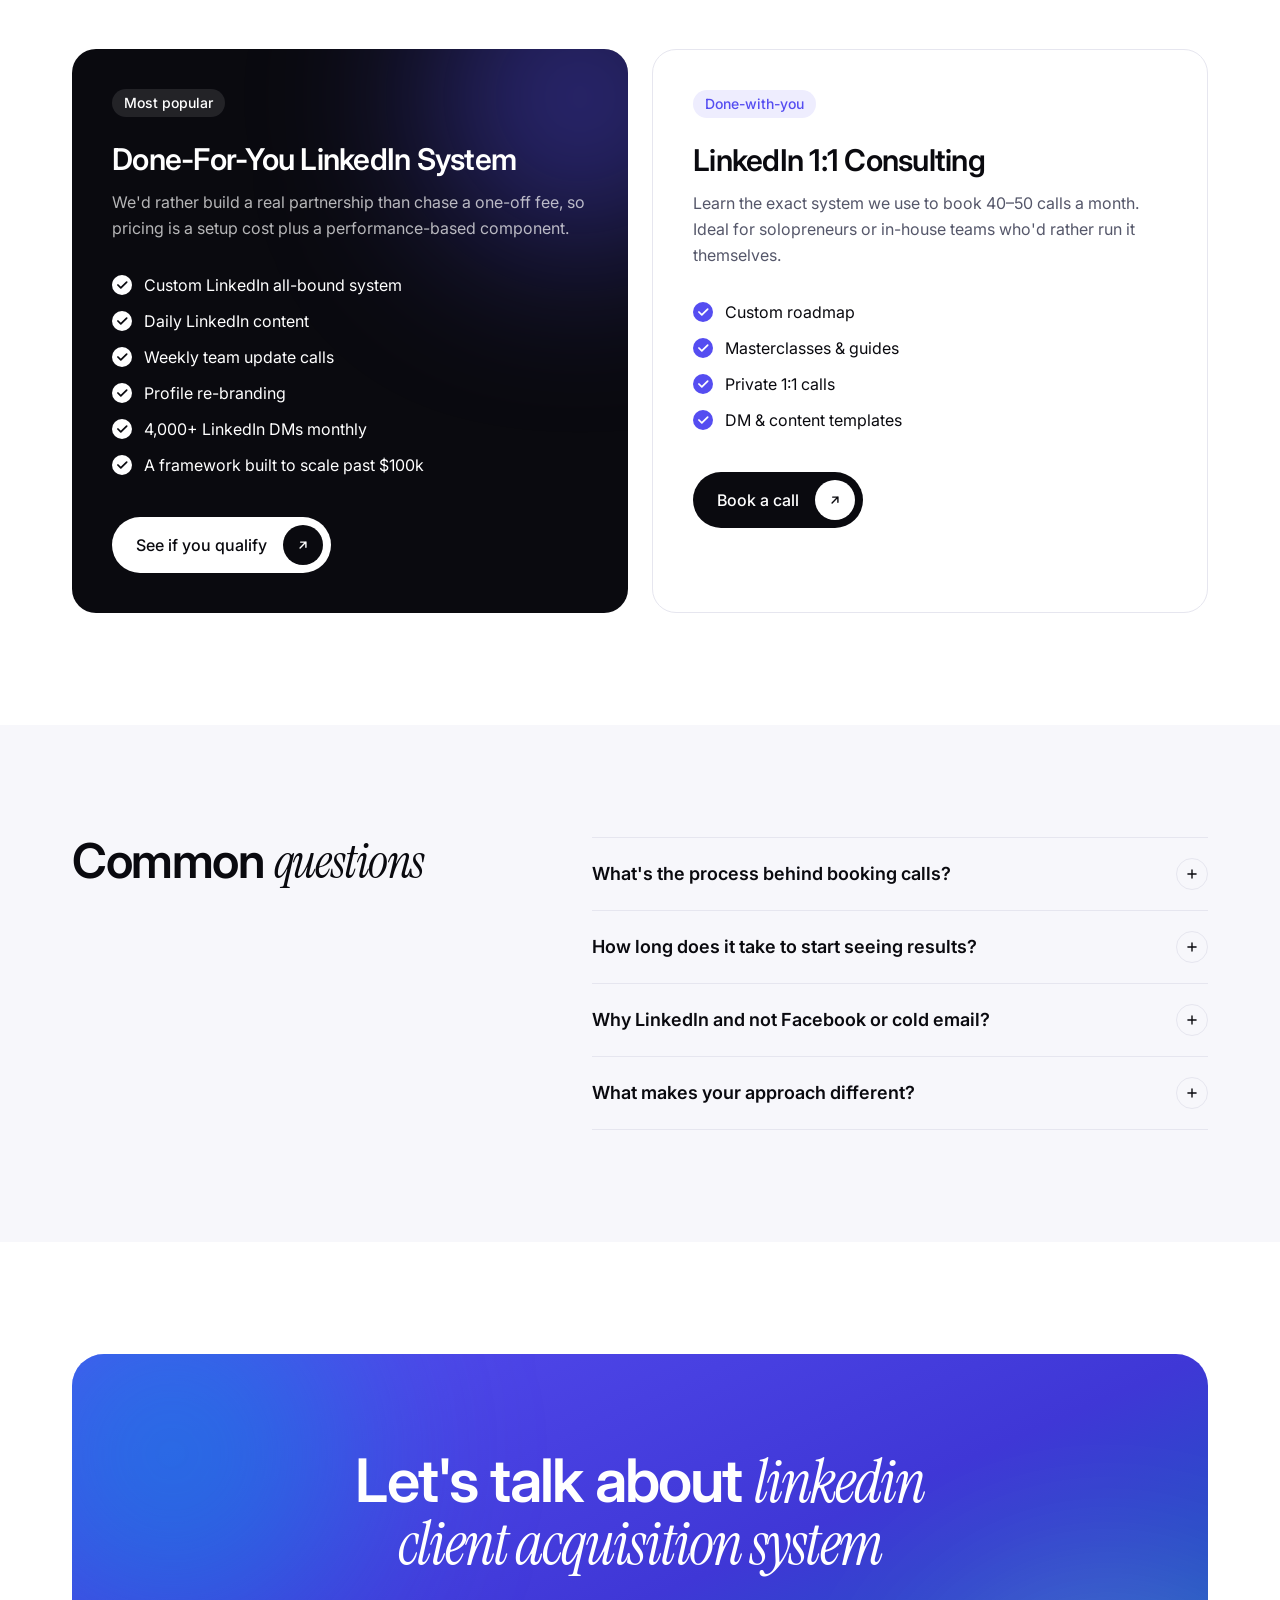
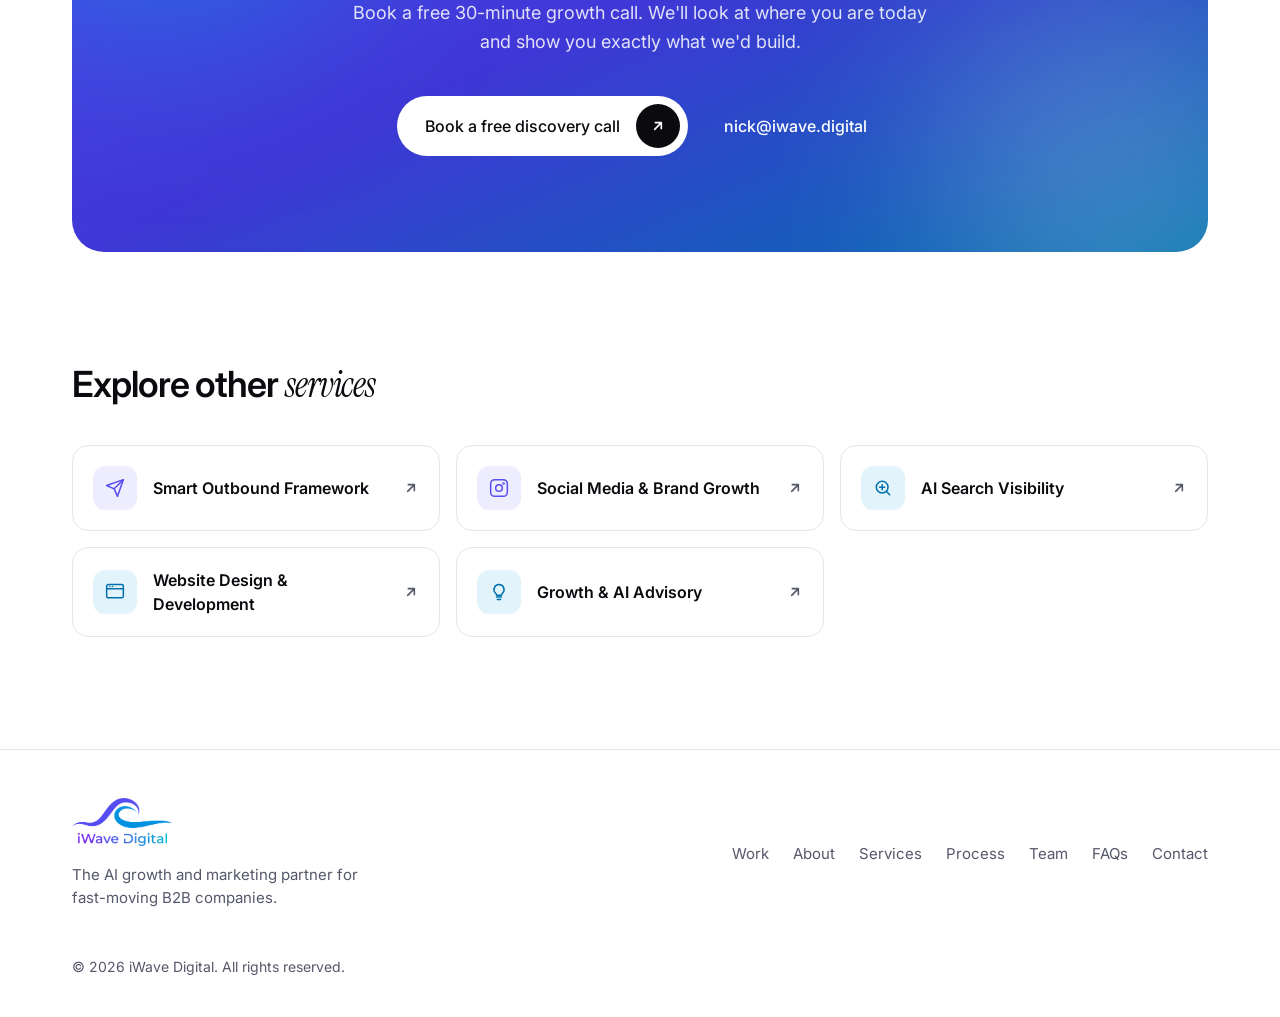
<file: services/linkedin-client-acquisition.html>
<!doctype html>
<html lang="en">
<head>
  <meta charset="utf-8" />
  <meta name="viewport" content="width=device-width, initial-scale=1" />
  <title>LinkedIn Client Acquisition System — iWave Digital</title>
  <meta name="description" content="A done-for-you LinkedIn system that combines profile branding, daily content and AI-powered outbound to book calls with your ideal clients." />
  <!-- Generated by tools/build_services.py — edit the content there and re-run the script. -->
  <link rel="canonical" href="https://www.iwave.digital/services/linkedin-client-acquisition.html" />
  <meta name="theme-color" content="#554DF1" />
  <link rel="icon" href="../favicon.ico" sizes="any" />
  <link rel="icon" type="image/png" sizes="32x32" href="../favicon-32x32.png" />
  <link rel="icon" type="image/png" sizes="16x16" href="../favicon-16x16.png" />
  <link rel="apple-touch-icon" href="../apple-touch-icon.png" />
  <link rel="manifest" href="../site.webmanifest" />

  <meta property="og:type" content="website" />
  <meta property="og:site_name" content="iWave Digital" />
  <meta property="og:title" content="LinkedIn Client Acquisition System — iWave Digital" />
  <meta property="og:description" content="A done-for-you LinkedIn system that combines profile branding, daily content and AI-powered outbound to book calls with your ideal clients." />
  <meta property="og:url" content="https://www.iwave.digital/services/linkedin-client-acquisition.html" />
  <meta property="og:image" content="https://www.iwave.digital/assets/og-image.jpg" />
  <meta property="og:image:width" content="1200" />
  <meta property="og:image:height" content="630" />
  <meta name="twitter:card" content="summary_large_image" />
  <meta name="twitter:title" content="LinkedIn Client Acquisition System — iWave Digital" />
  <meta name="twitter:description" content="A done-for-you LinkedIn system that combines profile branding, daily content and AI-powered outbound to book calls with your ideal clients." />
  <meta name="twitter:image" content="https://www.iwave.digital/assets/og-image.jpg" />

  <link rel="preconnect" href="https://fonts.googleapis.com" />
  <link rel="preconnect" href="https://fonts.gstatic.com" crossorigin />
  <link href="https://fonts.googleapis.com/css2?family=Inter:wght@400;500;600;700&family=Instrument+Serif:ital@0;1&display=swap" rel="stylesheet" />
  <link rel="stylesheet" href="../assets/tailwind.css" />
  <link rel="stylesheet" href="../assets/site.css" />
  <script type="application/ld+json">{"@context": "https://schema.org", "@type": "Service", "name": "LinkedIn Client Acquisition System", "description": "A done-for-you LinkedIn system that combines profile branding, daily content and AI-powered outbound to book calls with your ideal clients.", "url": "https://www.iwave.digital/services/linkedin-client-acquisition.html", "provider": {"@type": "Organization", "name": "iWave Digital", "url": "https://www.iwave.digital/"}}</script>
  <script type="application/ld+json">{"@context": "https://schema.org", "@type": "FAQPage", "mainEntity": [{"@type": "Question", "name": "What's the process behind booking calls?", "acceptedAnswer": {"@type": "Answer", "text": "It varies by niche and business model, but broadly we combine inbound (content and collaborations) with outbound (cold and warm DMs) to move the right people into your calendar."}}, {"@type": "Question", "name": "How long does it take to start seeing results?", "acceptedAnswer": {"@type": "Answer", "text": "With the right team and process in place, we've seen movement in as little as three to four days after onboarding."}}, {"@type": "Question", "name": "Why LinkedIn and not Facebook or cold email?", "acceptedAnswer": {"@type": "Answer", "text": "LinkedIn is still undersaturated for genuinely valuable content, and that window is closing over the next couple of years. It's noisy, but our approach is built to cut through that noise."}}, {"@type": "Question", "name": "What makes your approach different?", "acceptedAnswer": {"@type": "Answer", "text": "We treat content and outbound as one system, not two separate tactics. Book a call and we'll walk you through exactly how it works for your business."}}]}</script>
  <script type="application/ld+json">{"@context": "https://schema.org", "@type": "BreadcrumbList", "itemListElement": [{"@type": "ListItem", "position": 1, "name": "Home", "item": "https://www.iwave.digital/"}, {"@type": "ListItem", "position": 2, "name": "Services", "item": "https://www.iwave.digital/#services"}, {"@type": "ListItem", "position": 3, "name": "LinkedIn Client Acquisition System", "item": "https://www.iwave.digital/services/linkedin-client-acquisition.html"}]}</script>
</head>

<body class="bg-white font-sans text-ink">
  <a href="#main" class="sr-only focus:not-sr-only focus:fixed focus:left-4 focus:top-4 focus:z-[100] focus:rounded-full focus:bg-ink focus:px-4 focus:py-2 focus:text-white">Skip to content</a>

  <header id="top" class="sticky top-0 z-50 transition-colors" data-header>
    <div class="mx-auto flex max-w-site items-center justify-between gap-4 px-4 py-4 sm:px-6 lg:px-8">
      <a href="../index.html" class="flex shrink-0 items-center">
        <img src="../assets/iwave-logo.png" alt="iWave Digital" width="101" height="48" class="h-10 w-auto sm:h-12" />
      </a>
      <nav aria-label="Primary" class="hidden lg:block">
        <ul class="flex items-center rounded-full border border-line bg-surface/80 p-1 text-[15px] backdrop-blur">
          <li><a href="../index.html#work" class="nav-link block rounded-full px-4 py-2 transition hover:text-ink text-muted">Work</a></li>
          <li><a href="../index.html#about" class="nav-link block rounded-full px-4 py-2 transition hover:text-ink text-muted">About us</a></li>
          <li><a href="../index.html#services" class="nav-link block rounded-full px-4 py-2 transition hover:text-ink bg-white text-ink shadow-sm" aria-current="true">Services</a></li>
          <li><a href="../index.html#process" class="nav-link block rounded-full px-4 py-2 transition hover:text-ink text-muted">Process</a></li>
          <li><a href="../index.html#team" class="nav-link block rounded-full px-4 py-2 transition hover:text-ink text-muted">Team</a></li>
          <li><a href="../index.html#faq" class="nav-link block rounded-full px-4 py-2 transition hover:text-ink text-muted">FAQs</a></li>
        </ul>
      </nav>
      <div class="flex items-center gap-2">
        <a href="https://cal.com/iwave-digital/discovery-call" target="_blank" rel="noopener" class="group hidden items-center gap-3 rounded-full bg-ink py-1.5 pl-5 pr-1.5 text-[15px] font-medium text-white transition hover:bg-brand sm:inline-flex">
          Book a call
          <span class="flex h-9 w-9 items-center justify-center rounded-full bg-white text-ink transition group-hover:rotate-45" aria-hidden="true"><svg width="14" height="14" viewBox="0 0 24 24" fill="none" stroke="currentColor" stroke-width="2.4" stroke-linecap="round" stroke-linejoin="round"><path d="M7 17 17 7M8 7h9v9"/></svg></span>
        </a>
        <a href="https://cal.com/iwave-digital/discovery-call" target="_blank" rel="noopener" class="inline-flex h-11 items-center rounded-full bg-ink px-4 text-sm font-medium text-white transition hover:bg-brand sm:hidden">Book a call</a>
        <button type="button" class="flex h-11 w-11 items-center justify-center rounded-full border border-line bg-white lg:hidden" aria-controls="mobile-menu" aria-expanded="false" aria-label="Open menu" data-menu-btn>
          <svg width="20" height="20" viewBox="0 0 24 24" fill="none" stroke="currentColor" stroke-width="2" stroke-linecap="round" aria-hidden="true"><path d="M4 7h16M4 12h16M4 17h16"/></svg>
        </button>
      </div>
    </div>
    <div id="mobile-menu" class="hidden border-t border-line bg-white px-4 pb-6 pt-2 lg:hidden" data-menu>
      <ul class="flex flex-col text-lg">
        <li><a href="../index.html#work" class="block border-b border-line py-3">Work</a></li>
        <li><a href="../index.html#about" class="block border-b border-line py-3">About us</a></li>
        <li><a href="../index.html#services" class="block border-b border-line py-3">Services</a></li>
        <li><a href="../index.html#process" class="block border-b border-line py-3">Process</a></li>
        <li><a href="../index.html#team" class="block border-b border-line py-3">Team</a></li>
        <li><a href="../index.html#faq" class="block border-b border-line py-3">FAQs</a></li>
      </ul>
      <a href="https://cal.com/iwave-digital/discovery-call" target="_blank" rel="noopener" class="mt-5 flex items-center justify-center rounded-full bg-ink py-3.5 font-medium text-white">Book a call</a>
    </div>
  </header>

  <main id="main">
    <!-- ============ HERO ============ -->
    <section class="relative -mt-[76px] overflow-hidden pt-[76px]">
      <div class="glow left-[-10%] top-[10%] h-[480px] w-[480px] bg-brand/20" aria-hidden="true"></div>
      <div class="glow right-[-8%] top-[20%] h-[480px] w-[480px] bg-sky/20" aria-hidden="true"></div>
      <div class="relative mx-auto grid max-w-site gap-10 px-4 pb-14 pt-10 sm:gap-12 sm:px-6 sm:pb-20 sm:pt-20 lg:grid-cols-[1.35fr_1fr] lg:items-end lg:px-8">
        <div>
          <nav aria-label="Breadcrumb" class="text-sm text-muted">
            <ol class="flex flex-wrap items-center gap-2">
              <li><a href="../index.html" class="hover:text-ink">Home</a></li>
              <li aria-hidden="true">/</li>
              <li><a href="../index.html#services" class="hover:text-ink">Services</a></li>
              <li aria-hidden="true">/</li>
              <li class="text-ink" aria-current="page">LinkedIn Client Acquisition System</li>
            </ol>
          </nav>
          <span class="rise mt-10 flex h-14 w-14 items-center justify-center rounded-2xl bg-brand-soft text-brand" aria-hidden="true"><svg width="26" height="26" viewBox="0 0 24 24" fill="none" stroke="currentColor" stroke-width="1.8" stroke-linecap="round" stroke-linejoin="round"><path d="M16 8a6 6 0 0 1 6 6v7h-4v-7a2 2 0 0 0-4 0v7h-4v-7a6 6 0 0 1 6-6z"/><rect x="2" y="9" width="4" height="12"/><circle cx="4" cy="4" r="2"/></svg></span>
          <h1 class="rise rise-2 mt-6 text-[42px] font-semibold leading-[1.04] tracking-[-0.035em] sm:text-6xl lg:text-7xl">Win clients on LinkedIn <span class="font-serif font-normal italic">with one repeatable system</span></h1>
          <p class="rise rise-3 mt-6 max-w-2xl text-lg leading-relaxed text-muted sm:text-xl">LinkedIn is where the real opportunity is right now. We build your authority with content and run an AI-powered outbound engine that puts you in front of the people you actually want to talk to, so qualified calls land in your calendar every week.</p>
          <div class="rise rise-4 mt-9 flex flex-col gap-4 sm:flex-row sm:items-center">
            <a href="https://cal.com/iwave-digital/discovery-call" target="_blank" rel="noopener" class="group inline-flex items-center gap-4 self-start rounded-full bg-ink py-2 pl-7 pr-2 font-medium text-white shadow-[0_10px_30px_-10px_rgba(85,77,241,.55)] transition hover:bg-brand">
              Book a free growth call
              <span class="flex h-11 w-11 items-center justify-center rounded-full bg-white text-ink transition group-hover:rotate-45" aria-hidden="true"><svg width="16" height="16" viewBox="0 0 24 24" fill="none" stroke="currentColor" stroke-width="2.4" stroke-linecap="round" stroke-linejoin="round"><path d="M7 17 17 7M8 7h9v9"/></svg></span>
            </a>
            <a href="#included" class="inline-flex h-11 items-center self-start rounded-full px-4 font-medium text-ink underline-offset-4 hover:underline sm:self-auto">See what's included</a>
          </div>
        </div>
        <aside class="rise rise-4 rounded-3xl border border-line bg-white/80 p-8 backdrop-blur">
          <h2 class="font-semibold">Best for</h2>
          <ul class="mt-5 space-y-4 leading-relaxed text-muted">
              <li class="flex gap-3"><span class="mt-0.5 flex h-5 w-5 shrink-0 items-center justify-center rounded-full bg-brand text-white" aria-hidden="true"><svg width="14" height="14" viewBox="0 0 24 24" fill="none" stroke="currentColor" stroke-width="3" stroke-linecap="round" stroke-linejoin="round"><path d="m5 12 5 5L20 7"/></svg></span><span>Founders and fractional professionals who sell high-value services</span></li>
              <li class="flex gap-3"><span class="mt-0.5 flex h-5 w-5 shrink-0 items-center justify-center rounded-full bg-brand text-white" aria-hidden="true"><svg width="14" height="14" viewBox="0 0 24 24" fill="none" stroke="currentColor" stroke-width="3" stroke-linecap="round" stroke-linejoin="round"><path d="m5 12 5 5L20 7"/></svg></span><span>Agencies and consultants who want a predictable flow of new clients</span></li>
              <li class="flex gap-3"><span class="mt-0.5 flex h-5 w-5 shrink-0 items-center justify-center rounded-full bg-brand text-white" aria-hidden="true"><svg width="14" height="14" viewBox="0 0 24 24" fill="none" stroke="currentColor" stroke-width="3" stroke-linecap="round" stroke-linejoin="round"><path d="m5 12 5 5L20 7"/></svg></span><span>Funded B2B companies ready to turn LinkedIn into a sales channel</span></li>
          </ul>
        </aside>
      </div>
    </section>


    <!-- ============ SYSTEM ============ -->
    <section class="py-16 sm:py-28">
      <div class="mx-auto max-w-site px-4 sm:px-6 lg:px-8">
        <div class="max-w-2xl">
          <h2 class="text-4xl font-semibold tracking-[-0.03em] sm:text-5xl">The 3-part system <span class="font-serif font-normal italic">behind it</span></h2>
          <p class="mt-5 text-lg leading-relaxed text-muted">Authority content and outbound work as one system, so every message feels like a warm follow-up instead of a cold pitch.</p>
        </div>
        <ol class="mt-12 grid gap-5 lg:grid-cols-3">
          <li class="flex flex-col rounded-3xl border border-line bg-white p-8">
            <span class="font-serif text-5xl italic text-brand">01</span>
            <h3 class="mt-6 text-xl font-semibold tracking-tight">Profile branding</h3>
            <p class="mt-1 font-medium text-ink/80">Re-designing your profile.</p>
            <p class="mt-4 leading-relaxed text-muted">Your profile is the first thing a lead checks before they book a call. If it doesn&#x27;t read like an authority, everything else in the system has to work twice as hard.</p>
          </li>
          <li class="flex flex-col rounded-3xl border border-line bg-white p-8">
            <span class="font-serif text-5xl italic text-brand">02</span>
            <h3 class="mt-6 text-xl font-semibold tracking-tight">LinkedIn content creation</h3>
            <p class="mt-1 font-medium text-ink/80">A mix of lead magnets and value posts.</p>
            <p class="mt-4 leading-relaxed text-muted">Keeps you visible between DMs and builds trust before the first message ever lands, so outbound feels like a warm follow-up instead of a cold pitch.</p>
          </li>
          <li class="flex flex-col rounded-3xl border border-line bg-white p-8">
            <span class="font-serif text-5xl italic text-brand">03</span>
            <h3 class="mt-6 text-xl font-semibold tracking-tight">AI-powered outbound</h3>
            <p class="mt-1 font-medium text-ink/80">Hyper-targeted LinkedIn DMs.</p>
            <p class="mt-4 leading-relaxed text-muted">AI narrows the list down to the people who actually match your ideal-client profile, so every message goes to someone worth messaging in the first place.</p>
          </li>
        </ol>
      </div>
    </section>

    <!-- ============ INCLUDED ============ -->
    <section id="included" class="bg-surface py-16 sm:py-28">
      <div class="mx-auto max-w-site px-4 sm:px-6 lg:px-8">
        <h2 class="max-w-2xl text-4xl font-semibold tracking-[-0.03em] sm:text-5xl">What's <span class="font-serif font-normal italic">included</span></h2>
        <ul class="mt-12 grid gap-px overflow-hidden rounded-3xl border border-line bg-line sm:grid-cols-2 lg:grid-cols-3">
          <li class="bg-white p-7">
            <span class="flex h-8 w-8 items-center justify-center rounded-full bg-brand-soft text-brand" aria-hidden="true"><svg width="14" height="14" viewBox="0 0 24 24" fill="none" stroke="currentColor" stroke-width="3" stroke-linecap="round" stroke-linejoin="round"><path d="m5 12 5 5L20 7"/></svg></span>
            <h3 class="mt-5 font-semibold">Custom LinkedIn all-bound system</h3>
            <p class="mt-2 leading-relaxed text-muted">Content and outbound designed as one system around your offer and ideal clients.</p>
          </li>
          <li class="bg-white p-7">
            <span class="flex h-8 w-8 items-center justify-center rounded-full bg-brand-soft text-brand" aria-hidden="true"><svg width="14" height="14" viewBox="0 0 24 24" fill="none" stroke="currentColor" stroke-width="3" stroke-linecap="round" stroke-linejoin="round"><path d="m5 12 5 5L20 7"/></svg></span>
            <h3 class="mt-5 font-semibold">Profile re-branding</h3>
            <p class="mt-2 leading-relaxed text-muted">Headline, banner, about section and featured content rebuilt to convert visitors into calls.</p>
          </li>
          <li class="bg-white p-7">
            <span class="flex h-8 w-8 items-center justify-center rounded-full bg-brand-soft text-brand" aria-hidden="true"><svg width="14" height="14" viewBox="0 0 24 24" fill="none" stroke="currentColor" stroke-width="3" stroke-linecap="round" stroke-linejoin="round"><path d="m5 12 5 5L20 7"/></svg></span>
            <h3 class="mt-5 font-semibold">Daily LinkedIn content</h3>
            <p class="mt-2 leading-relaxed text-muted">Lead magnets and value posts written in your voice and published consistently.</p>
          </li>
          <li class="bg-white p-7">
            <span class="flex h-8 w-8 items-center justify-center rounded-full bg-brand-soft text-brand" aria-hidden="true"><svg width="14" height="14" viewBox="0 0 24 24" fill="none" stroke="currentColor" stroke-width="3" stroke-linecap="round" stroke-linejoin="round"><path d="m5 12 5 5L20 7"/></svg></span>
            <h3 class="mt-5 font-semibold">4,000+ LinkedIn DMs monthly</h3>
            <p class="mt-2 leading-relaxed text-muted">AI-targeted, personalised outreach to decision-makers who match your ideal-client profile.</p>
          </li>
          <li class="bg-white p-7">
            <span class="flex h-8 w-8 items-center justify-center rounded-full bg-brand-soft text-brand" aria-hidden="true"><svg width="14" height="14" viewBox="0 0 24 24" fill="none" stroke="currentColor" stroke-width="3" stroke-linecap="round" stroke-linejoin="round"><path d="m5 12 5 5L20 7"/></svg></span>
            <h3 class="mt-5 font-semibold">Weekly team update calls</h3>
            <p class="mt-2 leading-relaxed text-muted">A clear view of what&#x27;s working, what&#x27;s booked and what we&#x27;re testing next.</p>
          </li>
          <li class="bg-white p-7">
            <span class="flex h-8 w-8 items-center justify-center rounded-full bg-brand-soft text-brand" aria-hidden="true"><svg width="14" height="14" viewBox="0 0 24 24" fill="none" stroke="currentColor" stroke-width="3" stroke-linecap="round" stroke-linejoin="round"><path d="m5 12 5 5L20 7"/></svg></span>
            <h3 class="mt-5 font-semibold">A framework built to scale</h3>
            <p class="mt-2 leading-relaxed text-muted">A system designed to take you past $100k and keep growing from there.</p>
          </li>
        </ul>
      </div>
    </section>

    <!-- ============ HOW IT WORKS ============ -->
    <section class="relative overflow-hidden bg-ink py-24 text-white sm:py-28">
      <div class="glow -left-40 top-10 h-[420px] w-[420px] bg-brand/40" aria-hidden="true"></div>
      <div class="glow -right-40 bottom-0 h-[420px] w-[420px] bg-sky/30" aria-hidden="true"></div>
      <div class="relative mx-auto max-w-site px-4 sm:px-6 lg:px-8">
        <h2 class="max-w-2xl text-4xl font-semibold tracking-[-0.03em] sm:text-5xl">How it <span class="font-serif font-normal italic">works</span></h2>
        <ol class="mt-14 grid gap-10 md:grid-cols-2 lg:grid-cols-4 lg:gap-8">
          <li class="border-t border-white/20 pt-6">
            <p class="text-sm font-medium text-white/60">Step 1</p>
            <h3 class="mt-3 text-xl font-semibold">Free LinkedIn audit</h3>
            <p class="mt-3 leading-relaxed text-white/70">We review your profile, content and market, and see if working together makes sense.</p>
          </li>
          <li class="border-t border-white/20 pt-6">
            <p class="text-sm font-medium text-white/60">Step 2</p>
            <h3 class="mt-3 text-xl font-semibold">Profile &amp; strategy</h3>
            <p class="mt-3 leading-relaxed text-white/70">We re-brand your profile and map your ideal clients, offers and content angles.</p>
          </li>
          <li class="border-t border-white/20 pt-6">
            <p class="text-sm font-medium text-white/60">Step 3</p>
            <h3 class="mt-3 text-xl font-semibold">Content &amp; outbound live</h3>
            <p class="mt-3 leading-relaxed text-white/70">Daily content and AI-targeted DMs start running, so conversations begin within days.</p>
          </li>
          <li class="border-t border-white/20 pt-6">
            <p class="text-sm font-medium text-white/60">Step 4</p>
            <h3 class="mt-3 text-xl font-semibold">Calls &amp; scale</h3>
            <p class="mt-3 leading-relaxed text-white/70">Qualified calls land in your calendar and we keep scaling what converts.</p>
          </li>
        </ol>
      </div>
    </section>


    <!-- ============ CASE STUDY ============ -->
    <section id="case-study" class="py-16 sm:py-28">
      <div class="mx-auto max-w-site px-4 sm:px-6 lg:px-8">
        <h2 class="text-4xl font-semibold tracking-[-0.03em] sm:text-5xl">Case <span class="font-serif font-normal italic">study</span></h2>
        <div class="mt-12 grid gap-10 lg:grid-cols-[1.1fr_1fr] lg:gap-16">
          <div>
            <img src="../assets/logos/keeyora.webp" alt="Keeyora" width="180" height="35" class="h-9 w-auto" loading="lazy" />
            <h3 class="mt-6 text-2xl font-semibold tracking-tight sm:text-3xl">How Keeyora booked 40+ qualified meetings from LinkedIn</h3>
            <p class="mt-4 text-lg leading-relaxed text-muted">Keeyora, a talent communication platform, needed a consistent flow of conversations with the right SaaS prospects. We ran both sides of our framework around co-founder Brian Thompson&#x27;s LinkedIn: inbound content that built authority and attracted leads, and AI-targeted outbound that started the right conversations.</p>
            <figure class="mt-8 border-l-2 border-brand pl-5">
              <blockquote class="font-serif text-2xl leading-snug">“They have built an outreach system that generated 40+ qualified meetings for us in just a few months. It gave us a consistent flow of conversations with the right SaaS prospects.”</blockquote>
              <figcaption class="mt-4 flex items-center gap-3">
                <img src="../assets/testimonials/brian.webp" alt="" width="40" height="40" class="h-10 w-10 shrink-0 rounded-full object-cover" loading="lazy" />
                <span><span class="block font-semibold leading-5">Brian Thompson</span><span class="mt-0.5 block text-sm leading-5 text-muted">Co-Founder at Keeyora</span></span>
              </figcaption>
            </figure>
          </div>
          <dl class="grid grid-cols-2 content-start gap-3">
            <div class="rounded-2xl bg-surface p-5">
              <dd class="text-3xl font-semibold tracking-tight sm:text-4xl">40+</dd>
              <dt class="mt-1 text-sm text-muted">qualified meetings in a few months</dt>
            </div>
            <div class="rounded-2xl bg-surface p-5">
              <dd class="text-3xl font-semibold tracking-tight sm:text-4xl">234k+</dd>
              <dt class="mt-1 text-sm text-muted">impressions on the top 3 posts</dt>
            </div>
            <div class="rounded-2xl bg-surface p-5">
              <dd class="text-3xl font-semibold tracking-tight sm:text-4xl">6,400+</dd>
              <dt class="mt-1 text-sm text-muted">comments on lead-magnet posts</dt>
            </div>
            <div class="rounded-2xl bg-surface p-5">
              <dd class="text-3xl font-semibold tracking-tight sm:text-4xl">32.4%</dd>
              <dt class="mt-1 text-sm text-muted">connection acceptance rate</dt>
            </div>
            <div class="rounded-2xl bg-surface p-5">
              <dd class="text-3xl font-semibold tracking-tight sm:text-4xl">10%</dd>
              <dt class="mt-1 text-sm text-muted">reply rate on outbound</dt>
            </div>
            <div class="rounded-2xl bg-surface p-5">
              <dd class="text-3xl font-semibold tracking-tight sm:text-4xl">22.9k</dd>
              <dt class="mt-1 text-sm text-muted">followers on Brian&#x27;s profile</dt>
            </div>
          </dl>
        </div>
        <div class="mt-14 space-y-6">
          <div class="grid items-center gap-10 rounded-3xl bg-surface p-6 sm:p-10 lg:grid-cols-[0.8fr_1.2fr] lg:gap-14">
            <div class="">
              <span class="inline-flex rounded-full bg-brand-soft px-3 py-1 text-sm font-medium text-brand">Inbound</span>
              <h4 class="mt-5 text-2xl font-semibold tracking-tight">Content that drives results</h4>
              <p class="mt-4 leading-relaxed text-muted">We turned Brian&#x27;s profile into an authority channel. Alongside value posts, lead-magnet posts offered genuinely useful resources in exchange for a comment, turning attention into warm conversations. The top three posts alone reached 234k+ impressions and 6,400+ comments, so many prospects already knew Brian before any outreach began.</p>
            </div>
            <div class="grid items-start gap-6 sm:grid-cols-2">
              <figure>
                <div class="overflow-hidden rounded-2xl border border-line bg-white shadow-lg shadow-brand/10">
                  <img src="../assets/case-studies/keeyora/posts.webp" alt="Top performing lead-magnet posts: 106k, 66k and 61k impressions" width="900" height="800" class="w-full" loading="lazy" />
                </div>
                <figcaption class="mt-3 text-sm text-muted">Top performing lead-magnet posts: 106k, 66k and 61k impressions</figcaption>
              </figure>
              <figure>
                <div class="overflow-hidden rounded-2xl border border-line bg-white shadow-lg shadow-brand/10">
                  <img src="../assets/case-studies/keeyora/brian-profile.webp" alt="Brian Thompson&#x27;s LinkedIn profile, Co-Founder at Keeyora" width="1200" height="800" class="w-full" loading="lazy" />
                </div>
                <figcaption class="mt-3 text-sm text-muted">Brian Thompson&#x27;s LinkedIn profile, Co-Founder at Keeyora</figcaption>
              </figure>
            </div>
          </div>
          <div class="grid items-center gap-10 rounded-3xl bg-surface p-6 sm:p-10 lg:grid-cols-[1.2fr_0.8fr] lg:gap-14">
            <div class="lg:order-last">
              <span class="inline-flex rounded-full bg-brand-soft px-3 py-1 text-sm font-medium text-brand">Outbound</span>
              <h4 class="mt-5 text-2xl font-semibold tracking-tight">AI-targeted outreach</h4>
              <p class="mt-4 leading-relaxed text-muted">In parallel, AI narrowed the target list down to SaaS decision-makers matching Keeyora&#x27;s ideal-client profile, and personalised DM campaigns ran on top. With content already warming prospects up, the best campaign reached a 32.4% connection acceptance rate and a 10% reply rate.</p>
            </div>
            <div class="grid items-start gap-6 ">
              <figure>
                <div class="overflow-hidden rounded-2xl border border-line bg-white shadow-lg shadow-brand/10">
                  <img src="../assets/case-studies/keeyora/campaigns.webp" alt="Keeyora&#x27;s LinkedIn outreach campaigns, with acceptance and reply rates highlighted" width="1440" height="816" class="w-full" loading="lazy" />
                </div>
                <figcaption class="mt-3 text-sm text-muted">Keeyora&#x27;s LinkedIn outreach campaigns, with acceptance and reply rates highlighted</figcaption>
              </figure>
            </div>
          </div>
        </div>
      </div>
    </section>



    <!-- ============ OFFERS ============ -->
    <section id="pricing" class="py-16 sm:py-28">
      <div class="mx-auto max-w-site px-4 sm:px-6 lg:px-8">
        <div class="max-w-2xl">
          <h2 class="text-4xl font-semibold tracking-[-0.03em] sm:text-5xl">Two ways to <span class="font-serif font-normal italic">work with us</span></h2>
          <p class="mt-5 text-lg leading-relaxed text-muted">Book a free LinkedIn audit to see if working together makes sense. You'll walk away with something useful either way.</p>
        </div>
        <div class="mt-12 grid gap-6 lg:grid-cols-2">
          <article class="relative flex flex-col overflow-hidden rounded-3xl p-8 sm:p-10 bg-ink text-white">
            <div class="glow -right-24 -top-24 h-72 w-72 bg-brand/50" aria-hidden="true"></div>
            <div class="relative flex flex-1 flex-col">
              <span class="self-start rounded-full px-3 py-1 text-sm font-medium bg-white/10 text-white">Most popular</span>
              <h3 class="mt-6 text-2xl font-semibold tracking-tight sm:text-3xl">Done-For-You LinkedIn System</h3>
              <p class="mt-3 leading-relaxed text-white/70">We&#x27;d rather build a real partnership than chase a one-off fee, so pricing is a setup cost plus a performance-based component.</p>
              <ul class="mt-8 space-y-3">
              <li class="flex gap-3"><span class="mt-0.5 flex h-5 w-5 shrink-0 items-center justify-center rounded-full bg-white text-ink" aria-hidden="true"><svg width="14" height="14" viewBox="0 0 24 24" fill="none" stroke="currentColor" stroke-width="3" stroke-linecap="round" stroke-linejoin="round"><path d="m5 12 5 5L20 7"/></svg></span><span>Custom LinkedIn all-bound system</span></li>
              <li class="flex gap-3"><span class="mt-0.5 flex h-5 w-5 shrink-0 items-center justify-center rounded-full bg-white text-ink" aria-hidden="true"><svg width="14" height="14" viewBox="0 0 24 24" fill="none" stroke="currentColor" stroke-width="3" stroke-linecap="round" stroke-linejoin="round"><path d="m5 12 5 5L20 7"/></svg></span><span>Daily LinkedIn content</span></li>
              <li class="flex gap-3"><span class="mt-0.5 flex h-5 w-5 shrink-0 items-center justify-center rounded-full bg-white text-ink" aria-hidden="true"><svg width="14" height="14" viewBox="0 0 24 24" fill="none" stroke="currentColor" stroke-width="3" stroke-linecap="round" stroke-linejoin="round"><path d="m5 12 5 5L20 7"/></svg></span><span>Weekly team update calls</span></li>
              <li class="flex gap-3"><span class="mt-0.5 flex h-5 w-5 shrink-0 items-center justify-center rounded-full bg-white text-ink" aria-hidden="true"><svg width="14" height="14" viewBox="0 0 24 24" fill="none" stroke="currentColor" stroke-width="3" stroke-linecap="round" stroke-linejoin="round"><path d="m5 12 5 5L20 7"/></svg></span><span>Profile re-branding</span></li>
              <li class="flex gap-3"><span class="mt-0.5 flex h-5 w-5 shrink-0 items-center justify-center rounded-full bg-white text-ink" aria-hidden="true"><svg width="14" height="14" viewBox="0 0 24 24" fill="none" stroke="currentColor" stroke-width="3" stroke-linecap="round" stroke-linejoin="round"><path d="m5 12 5 5L20 7"/></svg></span><span>4,000+ LinkedIn DMs monthly</span></li>
              <li class="flex gap-3"><span class="mt-0.5 flex h-5 w-5 shrink-0 items-center justify-center rounded-full bg-white text-ink" aria-hidden="true"><svg width="14" height="14" viewBox="0 0 24 24" fill="none" stroke="currentColor" stroke-width="3" stroke-linecap="round" stroke-linejoin="round"><path d="m5 12 5 5L20 7"/></svg></span><span>A framework built to scale past $100k</span></li>
              </ul>
              <a href="https://cal.com/iwave-digital/discovery-call" target="_blank" rel="noopener" class="group mt-10 inline-flex items-center gap-4 self-start rounded-full py-2 pl-6 pr-2 font-medium transition bg-white text-ink hover:bg-brand hover:text-white">
                See if you qualify
                <span class="flex h-10 w-10 items-center justify-center rounded-full transition group-hover:rotate-45 bg-ink text-white group-hover:bg-white group-hover:text-ink" aria-hidden="true"><svg width="14" height="14" viewBox="0 0 24 24" fill="none" stroke="currentColor" stroke-width="2.4" stroke-linecap="round" stroke-linejoin="round"><path d="M7 17 17 7M8 7h9v9"/></svg></span>
              </a>
            </div>
          </article>
          <article class="relative flex flex-col overflow-hidden rounded-3xl p-8 sm:p-10 border border-line bg-white">
            
            <div class="relative flex flex-1 flex-col">
              <span class="self-start rounded-full px-3 py-1 text-sm font-medium bg-brand-soft text-brand">Done-with-you</span>
              <h3 class="mt-6 text-2xl font-semibold tracking-tight sm:text-3xl">LinkedIn 1:1 Consulting</h3>
              <p class="mt-3 leading-relaxed text-muted">Learn the exact system we use to book 40–50 calls a month. Ideal for solopreneurs or in-house teams who&#x27;d rather run it themselves.</p>
              <ul class="mt-8 space-y-3">
              <li class="flex gap-3"><span class="mt-0.5 flex h-5 w-5 shrink-0 items-center justify-center rounded-full bg-brand text-white" aria-hidden="true"><svg width="14" height="14" viewBox="0 0 24 24" fill="none" stroke="currentColor" stroke-width="3" stroke-linecap="round" stroke-linejoin="round"><path d="m5 12 5 5L20 7"/></svg></span><span>Custom roadmap</span></li>
              <li class="flex gap-3"><span class="mt-0.5 flex h-5 w-5 shrink-0 items-center justify-center rounded-full bg-brand text-white" aria-hidden="true"><svg width="14" height="14" viewBox="0 0 24 24" fill="none" stroke="currentColor" stroke-width="3" stroke-linecap="round" stroke-linejoin="round"><path d="m5 12 5 5L20 7"/></svg></span><span>Masterclasses &amp; guides</span></li>
              <li class="flex gap-3"><span class="mt-0.5 flex h-5 w-5 shrink-0 items-center justify-center rounded-full bg-brand text-white" aria-hidden="true"><svg width="14" height="14" viewBox="0 0 24 24" fill="none" stroke="currentColor" stroke-width="3" stroke-linecap="round" stroke-linejoin="round"><path d="m5 12 5 5L20 7"/></svg></span><span>Private 1:1 calls</span></li>
              <li class="flex gap-3"><span class="mt-0.5 flex h-5 w-5 shrink-0 items-center justify-center rounded-full bg-brand text-white" aria-hidden="true"><svg width="14" height="14" viewBox="0 0 24 24" fill="none" stroke="currentColor" stroke-width="3" stroke-linecap="round" stroke-linejoin="round"><path d="m5 12 5 5L20 7"/></svg></span><span>DM &amp; content templates</span></li>
              </ul>
              <a href="https://cal.com/iwave-digital/discovery-call" target="_blank" rel="noopener" class="group mt-10 inline-flex items-center gap-4 self-start rounded-full py-2 pl-6 pr-2 font-medium transition bg-ink text-white hover:bg-brand">
                Book a call
                <span class="flex h-10 w-10 items-center justify-center rounded-full transition group-hover:rotate-45 bg-white text-ink" aria-hidden="true"><svg width="14" height="14" viewBox="0 0 24 24" fill="none" stroke="currentColor" stroke-width="2.4" stroke-linecap="round" stroke-linejoin="round"><path d="M7 17 17 7M8 7h9v9"/></svg></span>
              </a>
            </div>
          </article>
        </div>
      </div>
    </section>

    <!-- ============ FAQ ============ -->
    <section class="bg-surface py-16 sm:py-28">
      <div class="mx-auto grid max-w-site gap-12 px-4 sm:px-6 lg:grid-cols-[1fr_1.4fr] lg:gap-20 lg:px-8">
        <h2 class="text-4xl font-semibold tracking-[-0.03em] sm:text-5xl">Common <span class="font-serif font-normal italic">questions</span></h2>
        <div class="divide-y divide-line border-y border-line">
          <details class="group py-2">
            <summary class="flex min-h-[56px] cursor-pointer items-center justify-between gap-6 py-3 text-lg font-semibold">
              What&#x27;s the process behind booking calls?
              <span class="faq-icon flex h-8 w-8 shrink-0 items-center justify-center rounded-full border border-line bg-surface transition" aria-hidden="true"><svg width="14" height="14" viewBox="0 0 24 24" fill="none" stroke="currentColor" stroke-width="2.4" stroke-linecap="round"><path d="M12 5v14M5 12h14"/></svg></span>
            </summary>
            <p class="max-w-prose pb-5 leading-relaxed text-muted">It varies by niche and business model, but broadly we combine inbound (content and collaborations) with outbound (cold and warm DMs) to move the right people into your calendar.</p>
          </details>
          <details class="group py-2">
            <summary class="flex min-h-[56px] cursor-pointer items-center justify-between gap-6 py-3 text-lg font-semibold">
              How long does it take to start seeing results?
              <span class="faq-icon flex h-8 w-8 shrink-0 items-center justify-center rounded-full border border-line bg-surface transition" aria-hidden="true"><svg width="14" height="14" viewBox="0 0 24 24" fill="none" stroke="currentColor" stroke-width="2.4" stroke-linecap="round"><path d="M12 5v14M5 12h14"/></svg></span>
            </summary>
            <p class="max-w-prose pb-5 leading-relaxed text-muted">With the right team and process in place, we&#x27;ve seen movement in as little as three to four days after onboarding.</p>
          </details>
          <details class="group py-2">
            <summary class="flex min-h-[56px] cursor-pointer items-center justify-between gap-6 py-3 text-lg font-semibold">
              Why LinkedIn and not Facebook or cold email?
              <span class="faq-icon flex h-8 w-8 shrink-0 items-center justify-center rounded-full border border-line bg-surface transition" aria-hidden="true"><svg width="14" height="14" viewBox="0 0 24 24" fill="none" stroke="currentColor" stroke-width="2.4" stroke-linecap="round"><path d="M12 5v14M5 12h14"/></svg></span>
            </summary>
            <p class="max-w-prose pb-5 leading-relaxed text-muted">LinkedIn is still undersaturated for genuinely valuable content, and that window is closing over the next couple of years. It&#x27;s noisy, but our approach is built to cut through that noise.</p>
          </details>
          <details class="group py-2">
            <summary class="flex min-h-[56px] cursor-pointer items-center justify-between gap-6 py-3 text-lg font-semibold">
              What makes your approach different?
              <span class="faq-icon flex h-8 w-8 shrink-0 items-center justify-center rounded-full border border-line bg-surface transition" aria-hidden="true"><svg width="14" height="14" viewBox="0 0 24 24" fill="none" stroke="currentColor" stroke-width="2.4" stroke-linecap="round"><path d="M12 5v14M5 12h14"/></svg></span>
            </summary>
            <p class="max-w-prose pb-5 leading-relaxed text-muted">We treat content and outbound as one system, not two separate tactics. Book a call and we&#x27;ll walk you through exactly how it works for your business.</p>
          </details>
        </div>
      </div>
    </section>

    <!-- ============ CONTACT ============ -->
    <section id="contact" class="py-16 sm:py-28">
      <div class="mx-auto max-w-site px-4 sm:px-6 lg:px-8">
        <div class="relative overflow-hidden rounded-[32px] bg-gradient-to-br from-brand via-brand-dark to-sky-dark px-6 py-20 text-center text-white sm:px-12 sm:py-24">
          <div class="glow -left-20 -top-20 h-[360px] w-[360px] bg-sky/50" aria-hidden="true"></div>
          <div class="glow -bottom-24 -right-20 h-[360px] w-[360px] bg-white/20" aria-hidden="true"></div>
          <div class="relative">
            <h2 class="mx-auto max-w-3xl text-4xl font-semibold tracking-[-0.03em] sm:text-6xl">Let's talk about <span class="font-serif font-normal italic">linkedin client acquisition system</span></h2>
            <p class="mx-auto mt-6 max-w-xl text-lg leading-relaxed text-white/85">Book a free 30-minute growth call. We'll look at where you are today and show you exactly what we'd build.</p>
            <div class="mt-10 flex flex-col items-center justify-center gap-5 sm:flex-row">
              <a href="https://cal.com/iwave-digital/discovery-call" target="_blank" rel="noopener" class="group inline-flex items-center gap-4 rounded-full bg-white py-2 pl-7 pr-2 font-medium text-ink transition hover:bg-ink hover:text-white">
                Book a free discovery call
                <span class="flex h-11 w-11 items-center justify-center rounded-full bg-ink text-white transition group-hover:rotate-45 group-hover:bg-white group-hover:text-ink" aria-hidden="true"><svg width="16" height="16" viewBox="0 0 24 24" fill="none" stroke="currentColor" stroke-width="2.4" stroke-linecap="round" stroke-linejoin="round"><path d="M7 17 17 7M8 7h9v9"/></svg></span>
              </a>
              <a href="mailto:nick@iwave.digital" class="inline-flex h-11 items-center rounded-full px-4 font-medium text-white underline-offset-4 hover:underline">nick@iwave.digital</a>
            </div>
          </div>
        </div>
      </div>
    </section>

    <!-- ============ OTHER SERVICES ============ -->
    <section class="pb-16 sm:pb-28">
      <div class="mx-auto max-w-site px-4 sm:px-6 lg:px-8">
        <h2 class="text-3xl font-semibold tracking-[-0.03em] sm:text-4xl">Explore other <span class="font-serif font-normal italic">services</span></h2>
        <div class="mt-10 grid gap-4 md:grid-cols-2 lg:grid-cols-3">
          <a href="smart-outbound-framework.html" class="group flex items-center gap-4 rounded-2xl border border-line bg-white p-5 transition hover:border-brand/40 hover:bg-brand-soft/40">
            <span class="flex h-11 w-11 shrink-0 items-center justify-center rounded-xl bg-brand-soft text-brand" aria-hidden="true"><svg width="20" height="20" viewBox="0 0 24 24" fill="none" stroke="currentColor" stroke-width="1.8" stroke-linecap="round" stroke-linejoin="round"><path d="M22 2 11 13"/><path d="M22 2 15 22l-4-9-9-4z"/></svg></span>
            <span class="flex-1 font-semibold">Smart Outbound Framework</span>
            <span class="text-muted transition group-hover:translate-x-0.5 group-hover:text-brand" aria-hidden="true"><svg width="16" height="16" viewBox="0 0 24 24" fill="none" stroke="currentColor" stroke-width="2.4" stroke-linecap="round" stroke-linejoin="round"><path d="M7 17 17 7M8 7h9v9"/></svg></span>
          </a>
          <a href="social-media-brand-growth.html" class="group flex items-center gap-4 rounded-2xl border border-line bg-white p-5 transition hover:border-brand/40 hover:bg-brand-soft/40">
            <span class="flex h-11 w-11 shrink-0 items-center justify-center rounded-xl bg-brand-soft text-brand" aria-hidden="true"><svg width="20" height="20" viewBox="0 0 24 24" fill="none" stroke="currentColor" stroke-width="1.8" stroke-linecap="round" stroke-linejoin="round"><rect x="2" y="2" width="20" height="20" rx="5"/><circle cx="12" cy="12" r="4"/><circle cx="17.5" cy="6.5" r="0.6"/></svg></span>
            <span class="flex-1 font-semibold">Social Media &amp; Brand Growth</span>
            <span class="text-muted transition group-hover:translate-x-0.5 group-hover:text-brand" aria-hidden="true"><svg width="16" height="16" viewBox="0 0 24 24" fill="none" stroke="currentColor" stroke-width="2.4" stroke-linecap="round" stroke-linejoin="round"><path d="M7 17 17 7M8 7h9v9"/></svg></span>
          </a>
          <a href="ai-search-visibility.html" class="group flex items-center gap-4 rounded-2xl border border-line bg-white p-5 transition hover:border-brand/40 hover:bg-brand-soft/40">
            <span class="flex h-11 w-11 shrink-0 items-center justify-center rounded-xl bg-sky-soft text-sky-dark" aria-hidden="true"><svg width="20" height="20" viewBox="0 0 24 24" fill="none" stroke="currentColor" stroke-width="1.8" stroke-linecap="round" stroke-linejoin="round"><circle cx="11" cy="11" r="7"/><path d="m20 20-3.5-3.5"/><path d="M11 8v6M8 11h6"/></svg></span>
            <span class="flex-1 font-semibold">AI Search Visibility</span>
            <span class="text-muted transition group-hover:translate-x-0.5 group-hover:text-brand" aria-hidden="true"><svg width="16" height="16" viewBox="0 0 24 24" fill="none" stroke="currentColor" stroke-width="2.4" stroke-linecap="round" stroke-linejoin="round"><path d="M7 17 17 7M8 7h9v9"/></svg></span>
          </a>
          <a href="website-design-development.html" class="group flex items-center gap-4 rounded-2xl border border-line bg-white p-5 transition hover:border-brand/40 hover:bg-brand-soft/40">
            <span class="flex h-11 w-11 shrink-0 items-center justify-center rounded-xl bg-sky-soft text-sky-dark" aria-hidden="true"><svg width="20" height="20" viewBox="0 0 24 24" fill="none" stroke="currentColor" stroke-width="1.8" stroke-linecap="round" stroke-linejoin="round"><rect x="2" y="3" width="20" height="16" rx="2"/><path d="M2 8h20M6 5.5h.01M9 5.5h.01"/></svg></span>
            <span class="flex-1 font-semibold">Website Design &amp; Development</span>
            <span class="text-muted transition group-hover:translate-x-0.5 group-hover:text-brand" aria-hidden="true"><svg width="16" height="16" viewBox="0 0 24 24" fill="none" stroke="currentColor" stroke-width="2.4" stroke-linecap="round" stroke-linejoin="round"><path d="M7 17 17 7M8 7h9v9"/></svg></span>
          </a>
          <a href="growth-ai-advisory.html" class="group flex items-center gap-4 rounded-2xl border border-line bg-white p-5 transition hover:border-brand/40 hover:bg-brand-soft/40">
            <span class="flex h-11 w-11 shrink-0 items-center justify-center rounded-xl bg-sky-soft text-sky-dark" aria-hidden="true"><svg width="20" height="20" viewBox="0 0 24 24" fill="none" stroke="currentColor" stroke-width="1.8" stroke-linecap="round" stroke-linejoin="round"><path d="M9 18h6M10 21h4"/><path d="M12 3a6 6 0 0 0-4 10.5c.7.7 1 1.5 1 2.5h6c0-1 .3-1.8 1-2.5A6 6 0 0 0 12 3z"/></svg></span>
            <span class="flex-1 font-semibold">Growth &amp; AI Advisory</span>
            <span class="text-muted transition group-hover:translate-x-0.5 group-hover:text-brand" aria-hidden="true"><svg width="16" height="16" viewBox="0 0 24 24" fill="none" stroke="currentColor" stroke-width="2.4" stroke-linecap="round" stroke-linejoin="round"><path d="M7 17 17 7M8 7h9v9"/></svg></span>
          </a>
        </div>
      </div>
    </section>
  </main>

  <footer class="border-t border-line">
    <div class="mx-auto flex max-w-site flex-col gap-8 px-4 py-12 sm:px-6 md:flex-row md:items-center md:justify-between lg:px-8">
      <div>
        <a href="../index.html" class="inline-flex">
          <img src="../assets/iwave-logo.png" alt="iWave Digital" width="101" height="48" class="h-12 w-auto" loading="lazy" />
        </a>
        <p class="mt-3 max-w-xs text-[15px] text-muted">The AI growth and marketing partner for fast-moving B2B companies.</p>
      </div>
      <nav aria-label="Footer">
        <ul class="-my-3 flex flex-wrap gap-x-6 text-[15px] text-muted">
          <li><a href="../index.html#work" class="inline-block py-3 hover:text-ink">Work</a></li>
          <li><a href="../index.html#about" class="inline-block py-3 hover:text-ink">About</a></li>
          <li><a href="../index.html#services" class="inline-block py-3 hover:text-ink">Services</a></li>
          <li><a href="../index.html#process" class="inline-block py-3 hover:text-ink">Process</a></li>
          <li><a href="../index.html#team" class="inline-block py-3 hover:text-ink">Team</a></li>
          <li><a href="../index.html#faq" class="inline-block py-3 hover:text-ink">FAQs</a></li>
          <li><a href="../index.html#contact" class="inline-block py-3 hover:text-ink">Contact</a></li>
        </ul>
      </nav>
    </div>
    <div class="mx-auto max-w-site px-4 pb-10 text-sm text-muted sm:px-6 lg:px-8">© <span data-year></span> iWave Digital. All rights reserved.</div>
  </footer>

  <script src="../assets/site.js"></script>
</body>
</html>
</file>
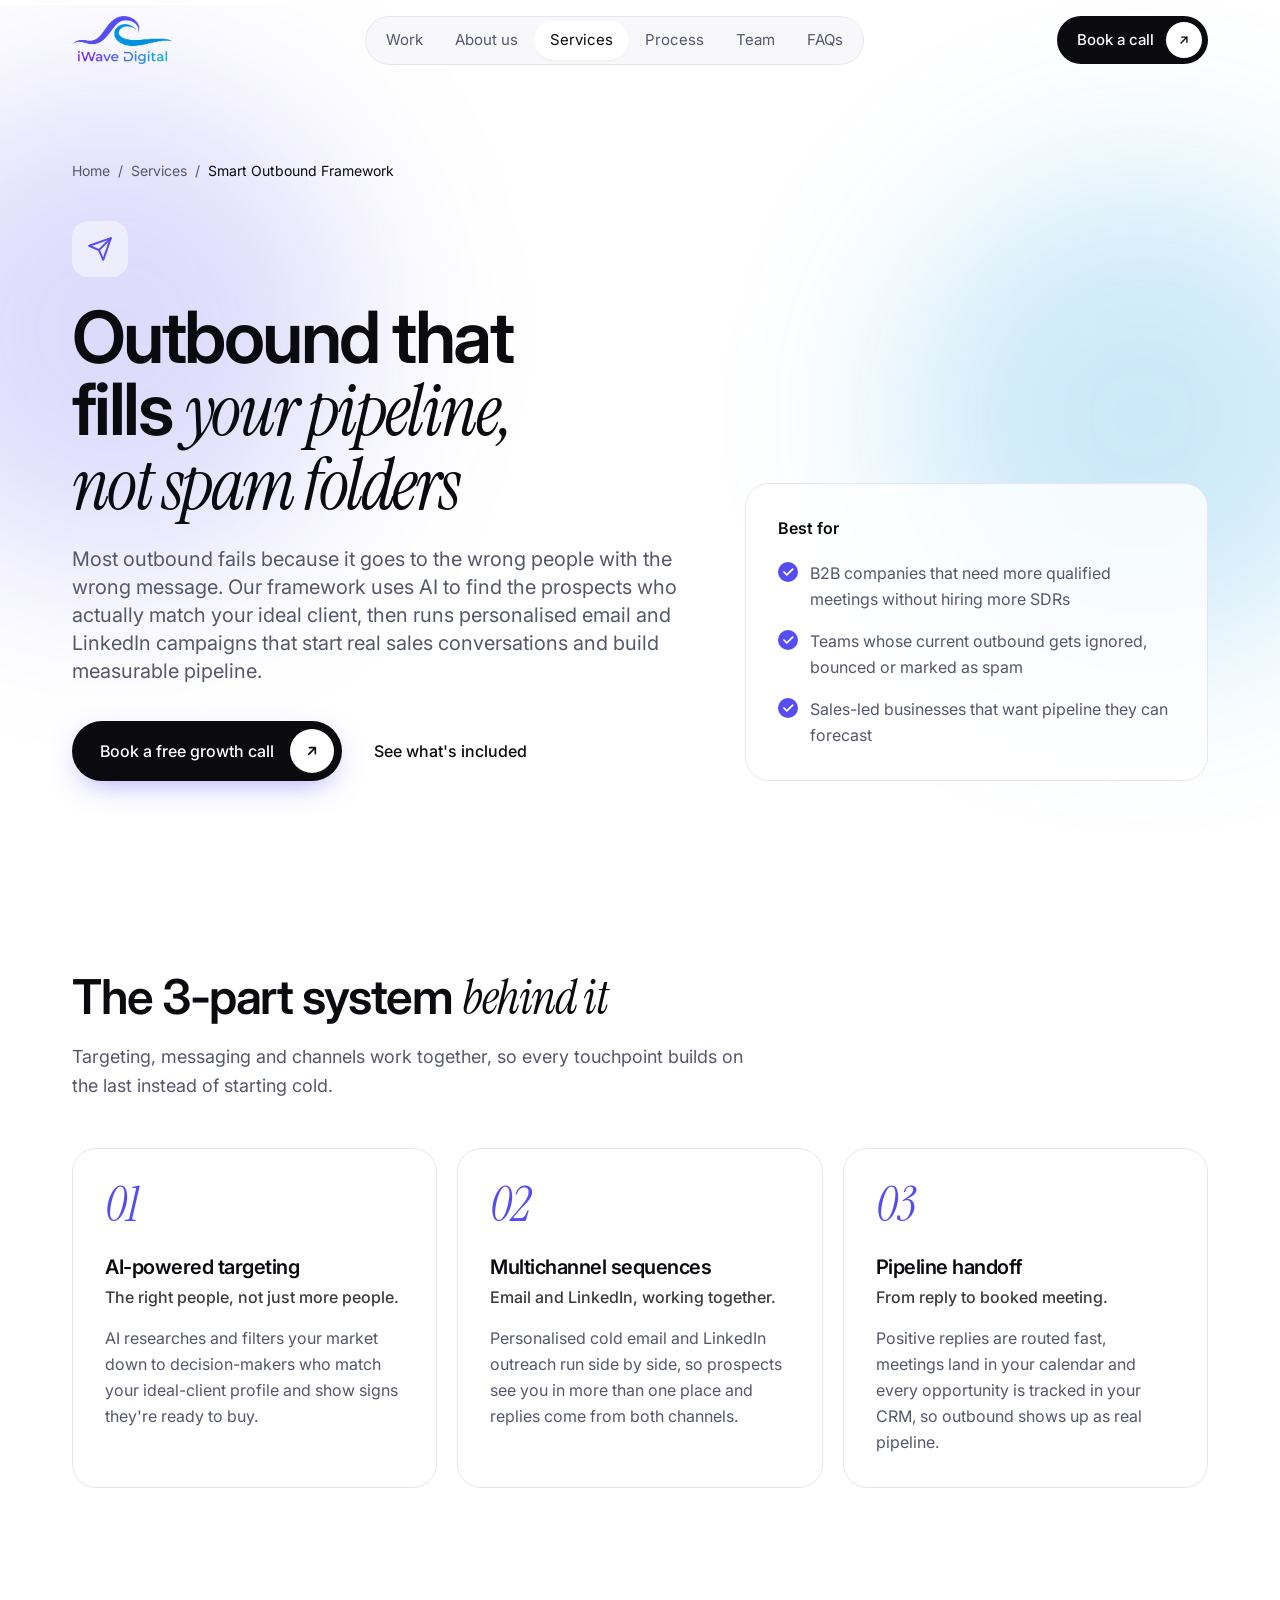
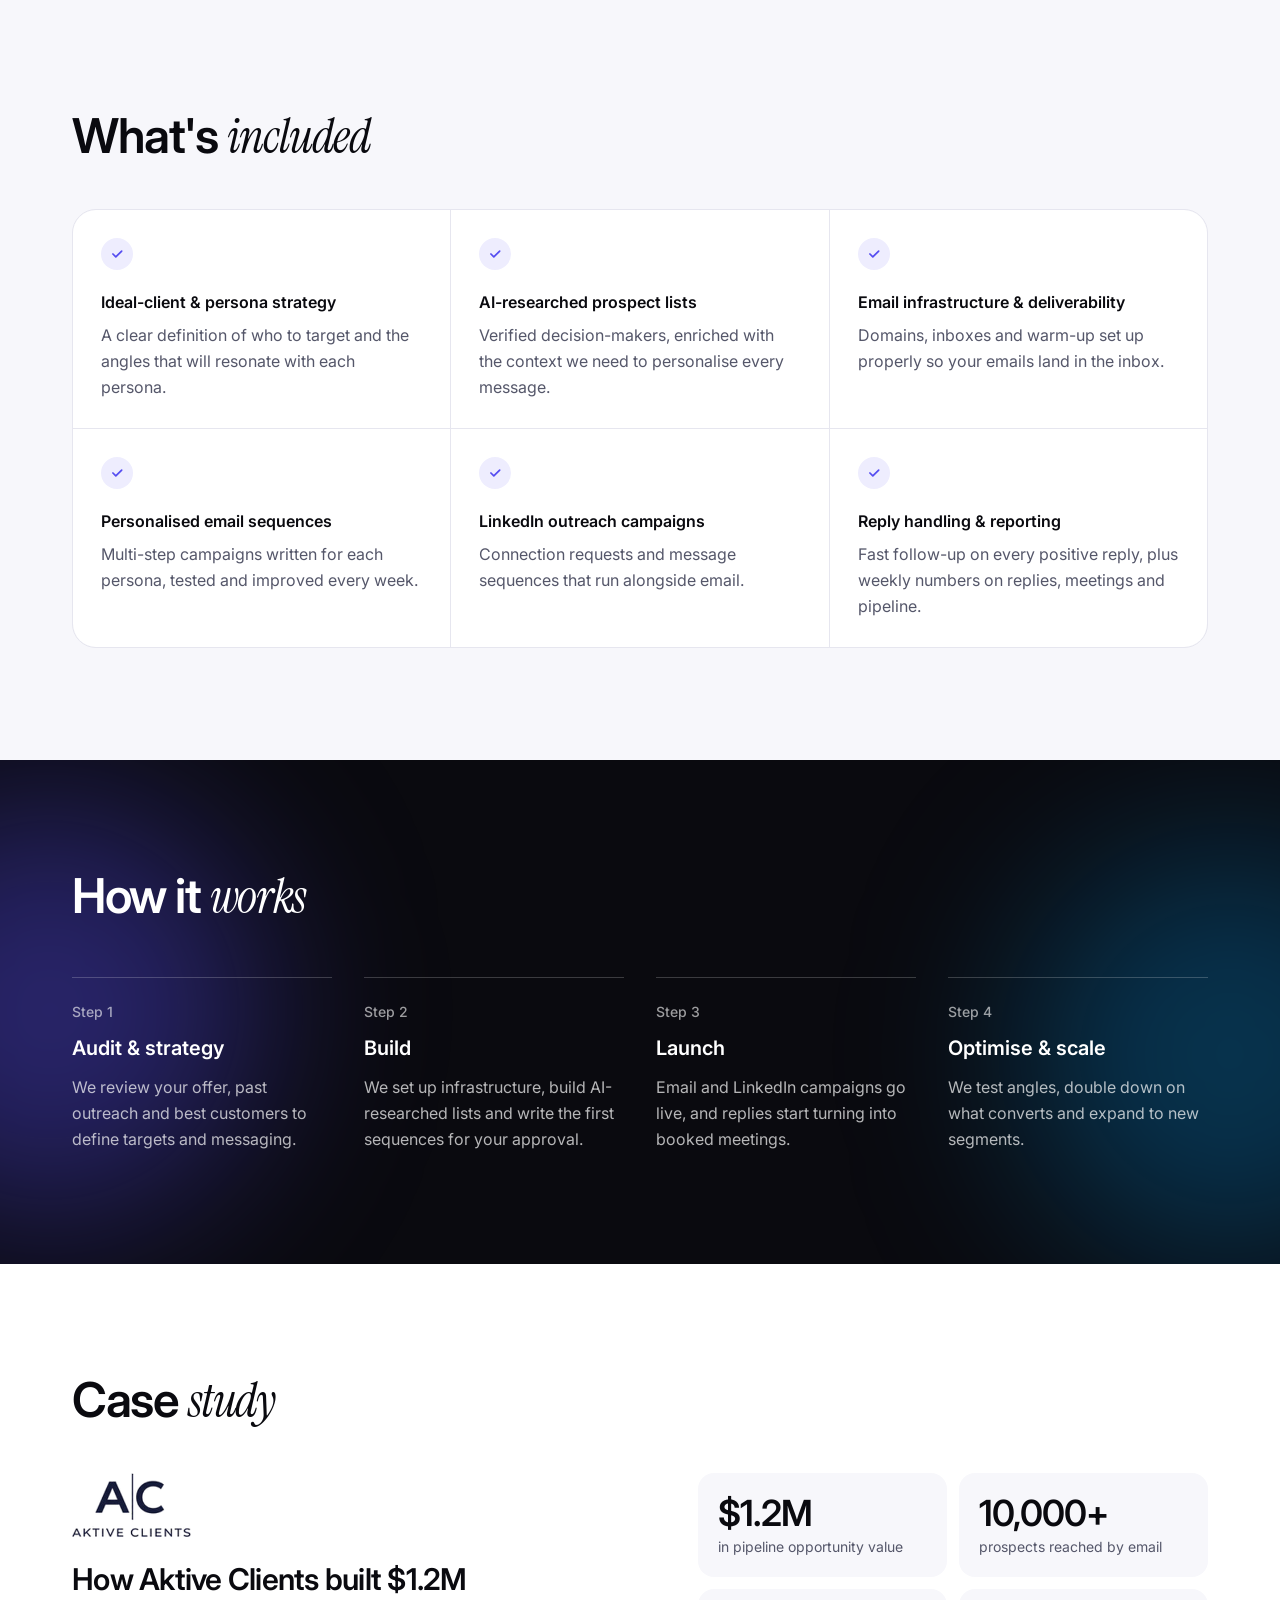
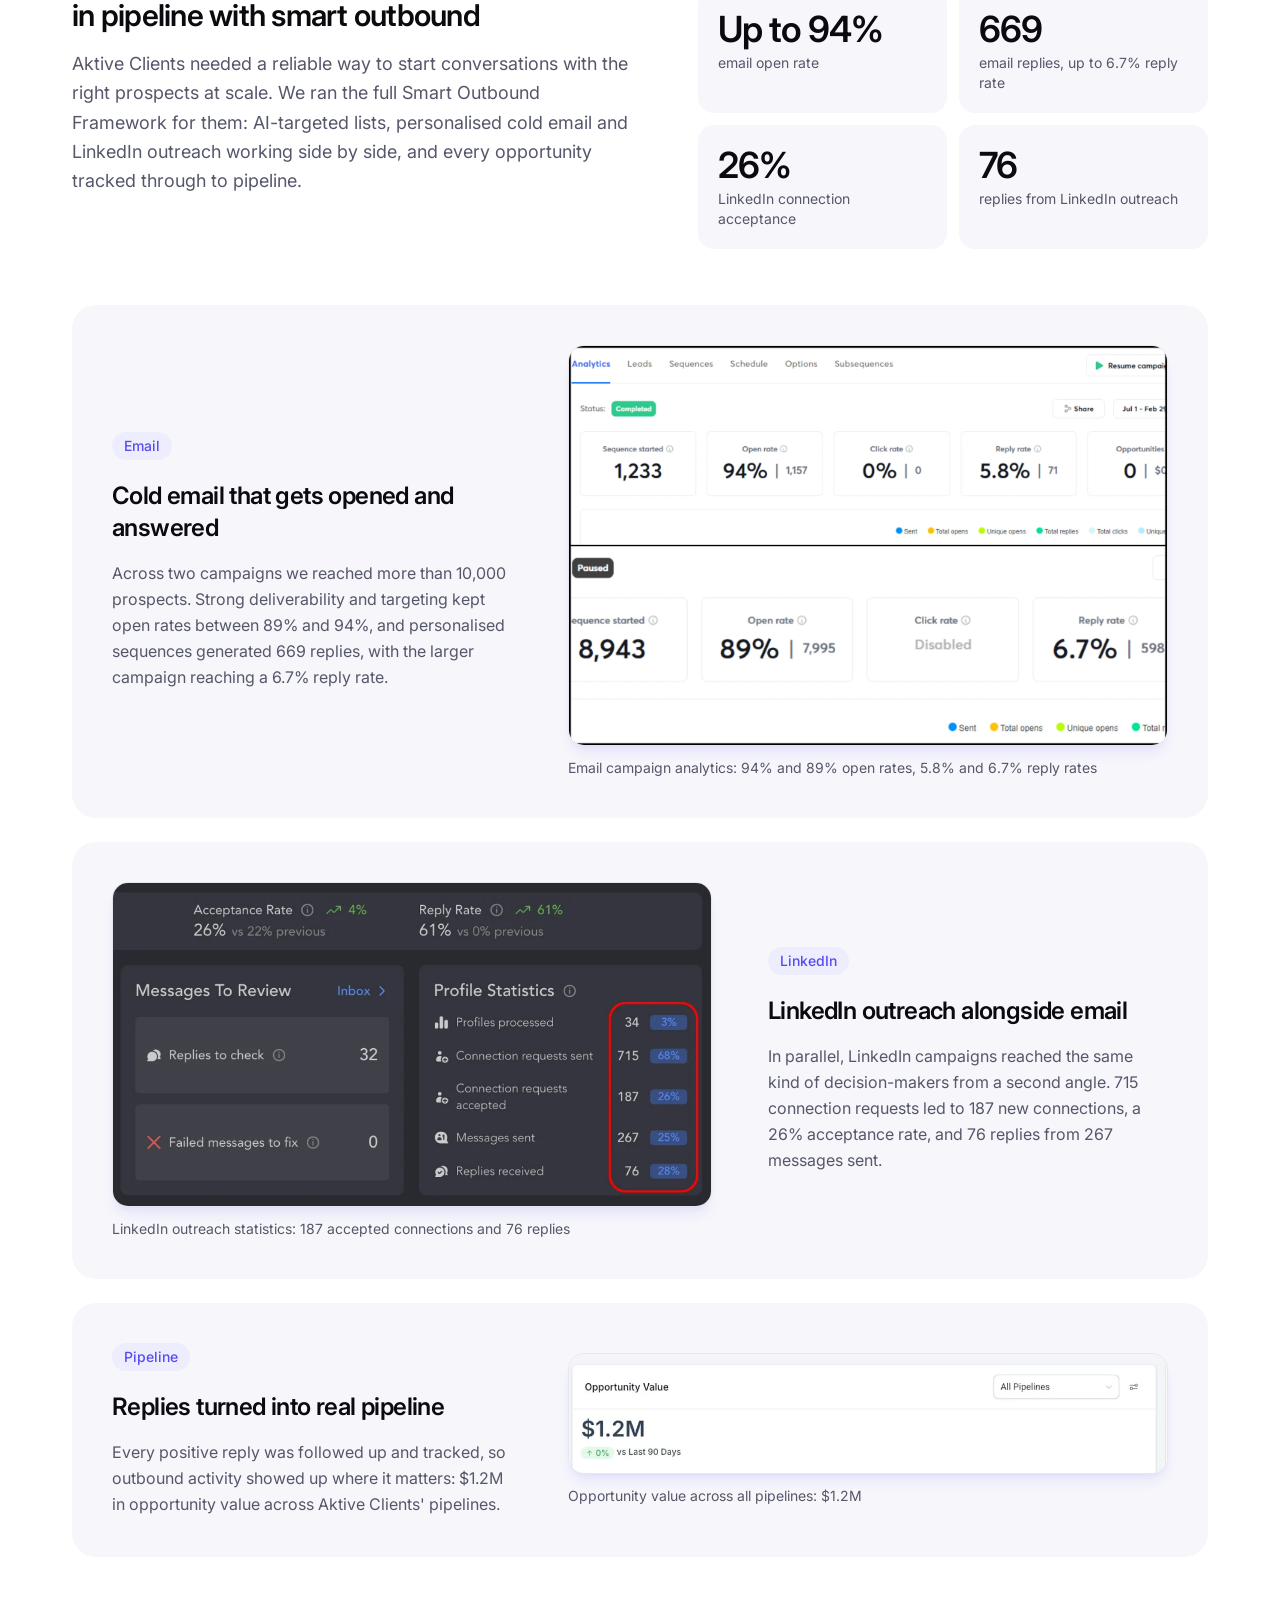
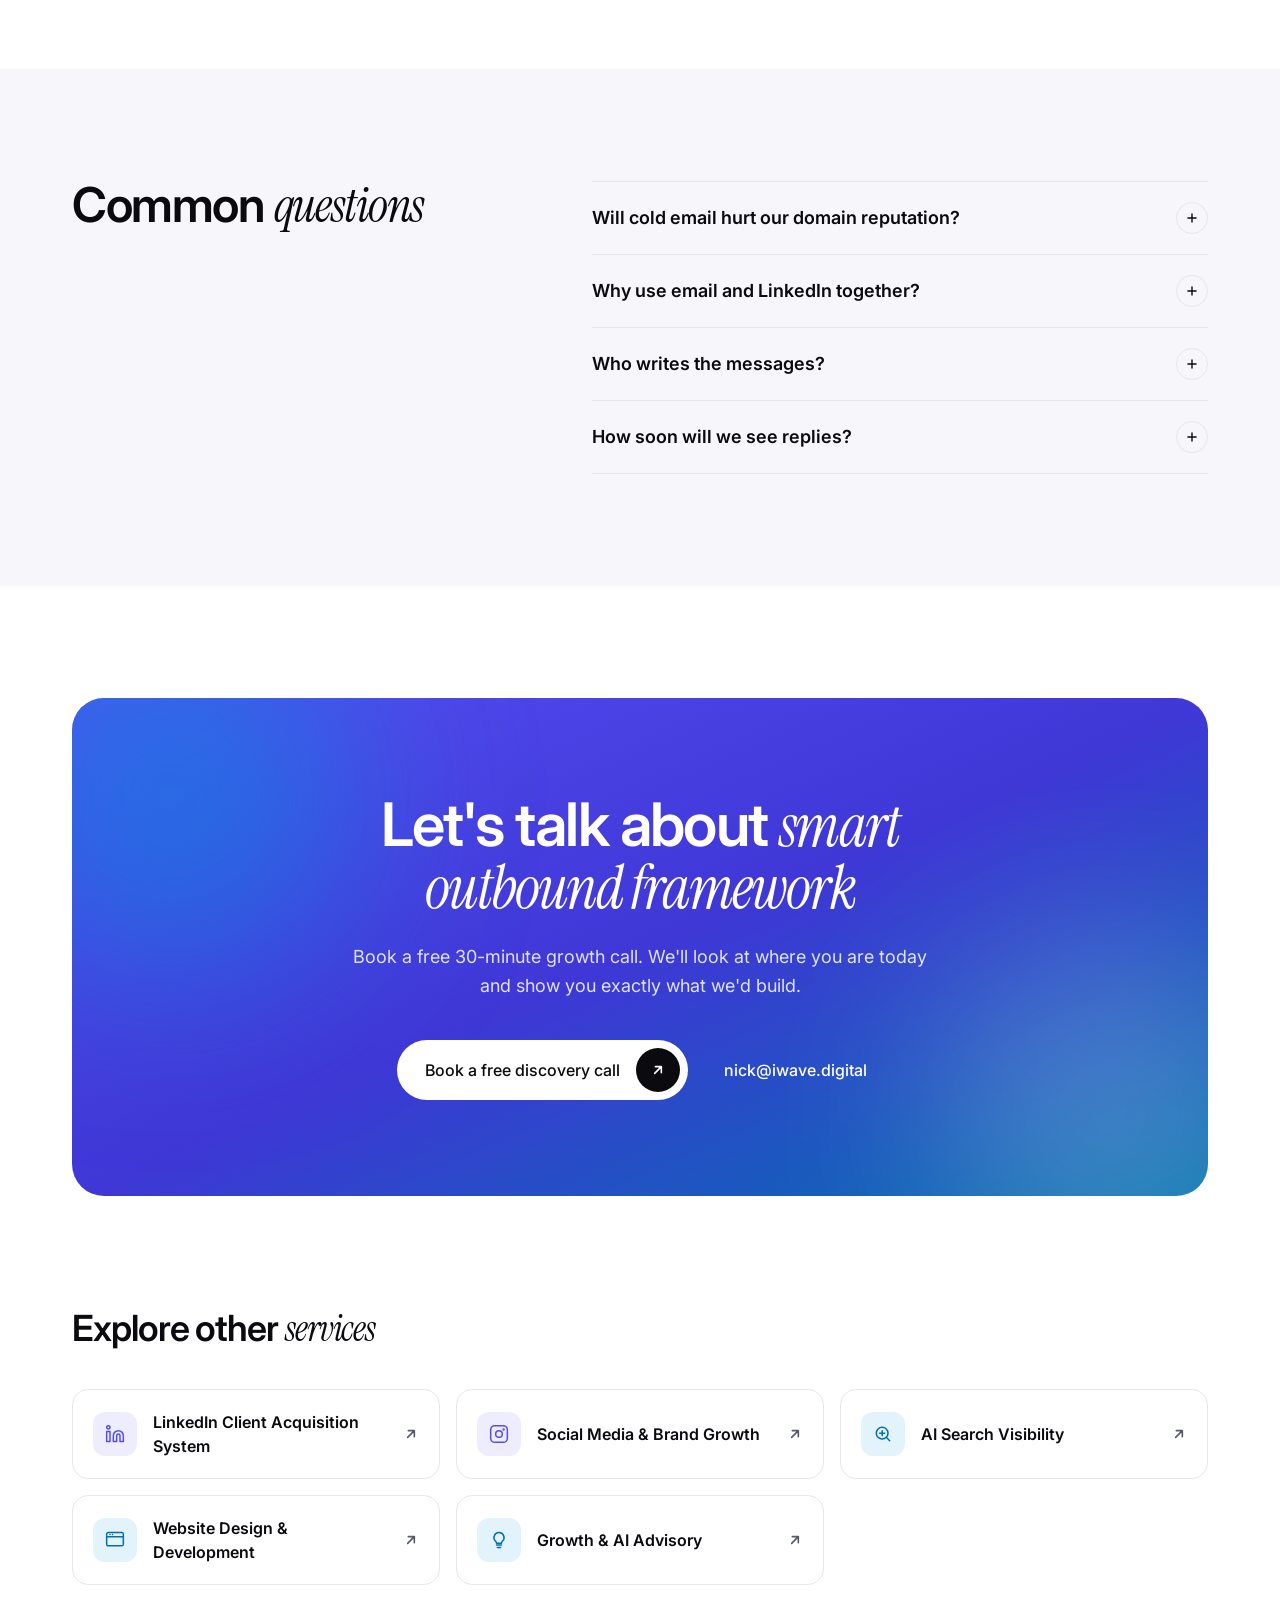
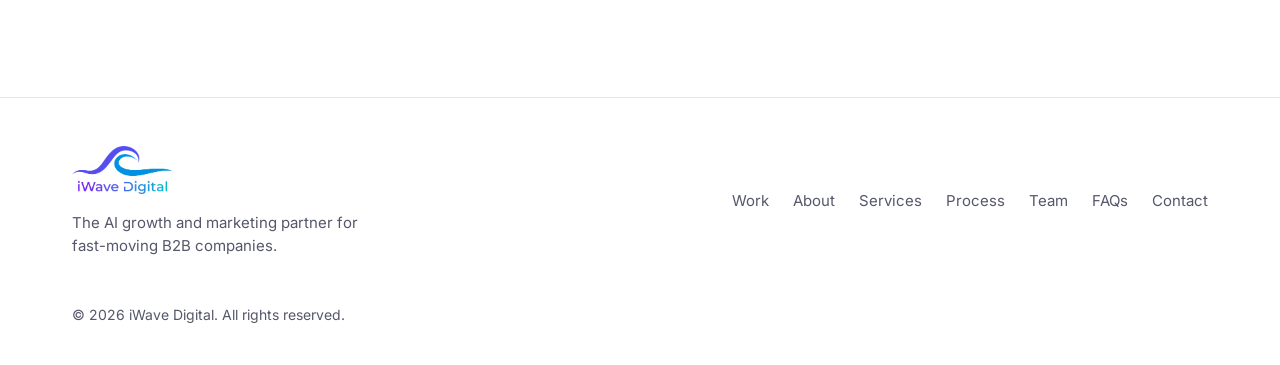
<file: services/smart-outbound-framework.html>
<!doctype html>
<html lang="en">
<head>
  <meta charset="utf-8" />
  <meta name="viewport" content="width=device-width, initial-scale=1" />
  <title>Smart Outbound Framework — iWave Digital</title>
  <meta name="description" content="AI-targeted, multichannel outbound across email and LinkedIn that reaches the right decision-makers and turns replies into real pipeline." />
  <!-- Generated by tools/build_services.py — edit the content there and re-run the script. -->
  <link rel="canonical" href="https://www.iwave.digital/services/smart-outbound-framework.html" />
  <meta name="theme-color" content="#554DF1" />
  <link rel="icon" href="../favicon.ico" sizes="any" />
  <link rel="icon" type="image/png" sizes="32x32" href="../favicon-32x32.png" />
  <link rel="icon" type="image/png" sizes="16x16" href="../favicon-16x16.png" />
  <link rel="apple-touch-icon" href="../apple-touch-icon.png" />
  <link rel="manifest" href="../site.webmanifest" />

  <meta property="og:type" content="website" />
  <meta property="og:site_name" content="iWave Digital" />
  <meta property="og:title" content="Smart Outbound Framework — iWave Digital" />
  <meta property="og:description" content="AI-targeted, multichannel outbound across email and LinkedIn that reaches the right decision-makers and turns replies into real pipeline." />
  <meta property="og:url" content="https://www.iwave.digital/services/smart-outbound-framework.html" />
  <meta property="og:image" content="https://www.iwave.digital/assets/og-image.jpg" />
  <meta property="og:image:width" content="1200" />
  <meta property="og:image:height" content="630" />
  <meta name="twitter:card" content="summary_large_image" />
  <meta name="twitter:title" content="Smart Outbound Framework — iWave Digital" />
  <meta name="twitter:description" content="AI-targeted, multichannel outbound across email and LinkedIn that reaches the right decision-makers and turns replies into real pipeline." />
  <meta name="twitter:image" content="https://www.iwave.digital/assets/og-image.jpg" />

  <link rel="preconnect" href="https://fonts.googleapis.com" />
  <link rel="preconnect" href="https://fonts.gstatic.com" crossorigin />
  <link href="https://fonts.googleapis.com/css2?family=Inter:wght@400;500;600;700&family=Instrument+Serif:ital@0;1&display=swap" rel="stylesheet" />
  <link rel="stylesheet" href="../assets/tailwind.css" />
  <link rel="stylesheet" href="../assets/site.css" />
  <script type="application/ld+json">{"@context": "https://schema.org", "@type": "Service", "name": "Smart Outbound Framework", "description": "AI-targeted, multichannel outbound across email and LinkedIn that reaches the right decision-makers and turns replies into real pipeline.", "url": "https://www.iwave.digital/services/smart-outbound-framework.html", "provider": {"@type": "Organization", "name": "iWave Digital", "url": "https://www.iwave.digital/"}}</script>
  <script type="application/ld+json">{"@context": "https://schema.org", "@type": "FAQPage", "mainEntity": [{"@type": "Question", "name": "Will cold email hurt our domain reputation?", "acceptedAnswer": {"@type": "Answer", "text": "No. We send from separate, properly warmed domains and keep volumes within safe limits, so your main domain stays protected."}}, {"@type": "Question", "name": "Why use email and LinkedIn together?", "acceptedAnswer": {"@type": "Answer", "text": "Prospects who see you in more than one place are more likely to reply. Running both channels also means you're not dependent on a single platform."}}, {"@type": "Question", "name": "Who writes the messages?", "acceptedAnswer": {"@type": "Answer", "text": "We do, based on your input and our research. You approve the messaging before anything goes out."}}, {"@type": "Question", "name": "How soon will we see replies?", "acceptedAnswer": {"@type": "Answer", "text": "Once infrastructure is warmed up, most campaigns start producing replies within the first few weeks after launch."}}]}</script>
  <script type="application/ld+json">{"@context": "https://schema.org", "@type": "BreadcrumbList", "itemListElement": [{"@type": "ListItem", "position": 1, "name": "Home", "item": "https://www.iwave.digital/"}, {"@type": "ListItem", "position": 2, "name": "Services", "item": "https://www.iwave.digital/#services"}, {"@type": "ListItem", "position": 3, "name": "Smart Outbound Framework", "item": "https://www.iwave.digital/services/smart-outbound-framework.html"}]}</script>
</head>

<body class="bg-white font-sans text-ink">
  <a href="#main" class="sr-only focus:not-sr-only focus:fixed focus:left-4 focus:top-4 focus:z-[100] focus:rounded-full focus:bg-ink focus:px-4 focus:py-2 focus:text-white">Skip to content</a>

  <header id="top" class="sticky top-0 z-50 transition-colors" data-header>
    <div class="mx-auto flex max-w-site items-center justify-between gap-4 px-4 py-4 sm:px-6 lg:px-8">
      <a href="../index.html" class="flex shrink-0 items-center">
        <img src="../assets/iwave-logo.png" alt="iWave Digital" width="101" height="48" class="h-10 w-auto sm:h-12" />
      </a>
      <nav aria-label="Primary" class="hidden lg:block">
        <ul class="flex items-center rounded-full border border-line bg-surface/80 p-1 text-[15px] backdrop-blur">
          <li><a href="../index.html#work" class="nav-link block rounded-full px-4 py-2 transition hover:text-ink text-muted">Work</a></li>
          <li><a href="../index.html#about" class="nav-link block rounded-full px-4 py-2 transition hover:text-ink text-muted">About us</a></li>
          <li><a href="../index.html#services" class="nav-link block rounded-full px-4 py-2 transition hover:text-ink bg-white text-ink shadow-sm" aria-current="true">Services</a></li>
          <li><a href="../index.html#process" class="nav-link block rounded-full px-4 py-2 transition hover:text-ink text-muted">Process</a></li>
          <li><a href="../index.html#team" class="nav-link block rounded-full px-4 py-2 transition hover:text-ink text-muted">Team</a></li>
          <li><a href="../index.html#faq" class="nav-link block rounded-full px-4 py-2 transition hover:text-ink text-muted">FAQs</a></li>
        </ul>
      </nav>
      <div class="flex items-center gap-2">
        <a href="https://cal.com/iwave-digital/discovery-call" target="_blank" rel="noopener" class="group hidden items-center gap-3 rounded-full bg-ink py-1.5 pl-5 pr-1.5 text-[15px] font-medium text-white transition hover:bg-brand sm:inline-flex">
          Book a call
          <span class="flex h-9 w-9 items-center justify-center rounded-full bg-white text-ink transition group-hover:rotate-45" aria-hidden="true"><svg width="14" height="14" viewBox="0 0 24 24" fill="none" stroke="currentColor" stroke-width="2.4" stroke-linecap="round" stroke-linejoin="round"><path d="M7 17 17 7M8 7h9v9"/></svg></span>
        </a>
        <a href="https://cal.com/iwave-digital/discovery-call" target="_blank" rel="noopener" class="inline-flex h-11 items-center rounded-full bg-ink px-4 text-sm font-medium text-white transition hover:bg-brand sm:hidden">Book a call</a>
        <button type="button" class="flex h-11 w-11 items-center justify-center rounded-full border border-line bg-white lg:hidden" aria-controls="mobile-menu" aria-expanded="false" aria-label="Open menu" data-menu-btn>
          <svg width="20" height="20" viewBox="0 0 24 24" fill="none" stroke="currentColor" stroke-width="2" stroke-linecap="round" aria-hidden="true"><path d="M4 7h16M4 12h16M4 17h16"/></svg>
        </button>
      </div>
    </div>
    <div id="mobile-menu" class="hidden border-t border-line bg-white px-4 pb-6 pt-2 lg:hidden" data-menu>
      <ul class="flex flex-col text-lg">
        <li><a href="../index.html#work" class="block border-b border-line py-3">Work</a></li>
        <li><a href="../index.html#about" class="block border-b border-line py-3">About us</a></li>
        <li><a href="../index.html#services" class="block border-b border-line py-3">Services</a></li>
        <li><a href="../index.html#process" class="block border-b border-line py-3">Process</a></li>
        <li><a href="../index.html#team" class="block border-b border-line py-3">Team</a></li>
        <li><a href="../index.html#faq" class="block border-b border-line py-3">FAQs</a></li>
      </ul>
      <a href="https://cal.com/iwave-digital/discovery-call" target="_blank" rel="noopener" class="mt-5 flex items-center justify-center rounded-full bg-ink py-3.5 font-medium text-white">Book a call</a>
    </div>
  </header>

  <main id="main">
    <!-- ============ HERO ============ -->
    <section class="relative -mt-[76px] overflow-hidden pt-[76px]">
      <div class="glow left-[-10%] top-[10%] h-[480px] w-[480px] bg-brand/20" aria-hidden="true"></div>
      <div class="glow right-[-8%] top-[20%] h-[480px] w-[480px] bg-sky/20" aria-hidden="true"></div>
      <div class="relative mx-auto grid max-w-site gap-10 px-4 pb-14 pt-10 sm:gap-12 sm:px-6 sm:pb-20 sm:pt-20 lg:grid-cols-[1.35fr_1fr] lg:items-end lg:px-8">
        <div>
          <nav aria-label="Breadcrumb" class="text-sm text-muted">
            <ol class="flex flex-wrap items-center gap-2">
              <li><a href="../index.html" class="hover:text-ink">Home</a></li>
              <li aria-hidden="true">/</li>
              <li><a href="../index.html#services" class="hover:text-ink">Services</a></li>
              <li aria-hidden="true">/</li>
              <li class="text-ink" aria-current="page">Smart Outbound Framework</li>
            </ol>
          </nav>
          <span class="rise mt-10 flex h-14 w-14 items-center justify-center rounded-2xl bg-brand-soft text-brand" aria-hidden="true"><svg width="26" height="26" viewBox="0 0 24 24" fill="none" stroke="currentColor" stroke-width="1.8" stroke-linecap="round" stroke-linejoin="round"><path d="M22 2 11 13"/><path d="M22 2 15 22l-4-9-9-4z"/></svg></span>
          <h1 class="rise rise-2 mt-6 text-[42px] font-semibold leading-[1.04] tracking-[-0.035em] sm:text-6xl lg:text-7xl">Outbound that fills <span class="font-serif font-normal italic">your pipeline, not spam folders</span></h1>
          <p class="rise rise-3 mt-6 max-w-2xl text-lg leading-relaxed text-muted sm:text-xl">Most outbound fails because it goes to the wrong people with the wrong message. Our framework uses AI to find the prospects who actually match your ideal client, then runs personalised email and LinkedIn campaigns that start real sales conversations and build measurable pipeline.</p>
          <div class="rise rise-4 mt-9 flex flex-col gap-4 sm:flex-row sm:items-center">
            <a href="https://cal.com/iwave-digital/discovery-call" target="_blank" rel="noopener" class="group inline-flex items-center gap-4 self-start rounded-full bg-ink py-2 pl-7 pr-2 font-medium text-white shadow-[0_10px_30px_-10px_rgba(85,77,241,.55)] transition hover:bg-brand">
              Book a free growth call
              <span class="flex h-11 w-11 items-center justify-center rounded-full bg-white text-ink transition group-hover:rotate-45" aria-hidden="true"><svg width="16" height="16" viewBox="0 0 24 24" fill="none" stroke="currentColor" stroke-width="2.4" stroke-linecap="round" stroke-linejoin="round"><path d="M7 17 17 7M8 7h9v9"/></svg></span>
            </a>
            <a href="#included" class="inline-flex h-11 items-center self-start rounded-full px-4 font-medium text-ink underline-offset-4 hover:underline sm:self-auto">See what's included</a>
          </div>
        </div>
        <aside class="rise rise-4 rounded-3xl border border-line bg-white/80 p-8 backdrop-blur">
          <h2 class="font-semibold">Best for</h2>
          <ul class="mt-5 space-y-4 leading-relaxed text-muted">
              <li class="flex gap-3"><span class="mt-0.5 flex h-5 w-5 shrink-0 items-center justify-center rounded-full bg-brand text-white" aria-hidden="true"><svg width="14" height="14" viewBox="0 0 24 24" fill="none" stroke="currentColor" stroke-width="3" stroke-linecap="round" stroke-linejoin="round"><path d="m5 12 5 5L20 7"/></svg></span><span>B2B companies that need more qualified meetings without hiring more SDRs</span></li>
              <li class="flex gap-3"><span class="mt-0.5 flex h-5 w-5 shrink-0 items-center justify-center rounded-full bg-brand text-white" aria-hidden="true"><svg width="14" height="14" viewBox="0 0 24 24" fill="none" stroke="currentColor" stroke-width="3" stroke-linecap="round" stroke-linejoin="round"><path d="m5 12 5 5L20 7"/></svg></span><span>Teams whose current outbound gets ignored, bounced or marked as spam</span></li>
              <li class="flex gap-3"><span class="mt-0.5 flex h-5 w-5 shrink-0 items-center justify-center rounded-full bg-brand text-white" aria-hidden="true"><svg width="14" height="14" viewBox="0 0 24 24" fill="none" stroke="currentColor" stroke-width="3" stroke-linecap="round" stroke-linejoin="round"><path d="m5 12 5 5L20 7"/></svg></span><span>Sales-led businesses that want pipeline they can forecast</span></li>
          </ul>
        </aside>
      </div>
    </section>


    <!-- ============ SYSTEM ============ -->
    <section class="py-16 sm:py-28">
      <div class="mx-auto max-w-site px-4 sm:px-6 lg:px-8">
        <div class="max-w-2xl">
          <h2 class="text-4xl font-semibold tracking-[-0.03em] sm:text-5xl">The 3-part system <span class="font-serif font-normal italic">behind it</span></h2>
          <p class="mt-5 text-lg leading-relaxed text-muted">Targeting, messaging and channels work together, so every touchpoint builds on the last instead of starting cold.</p>
        </div>
        <ol class="mt-12 grid gap-5 lg:grid-cols-3">
          <li class="flex flex-col rounded-3xl border border-line bg-white p-8">
            <span class="font-serif text-5xl italic text-brand">01</span>
            <h3 class="mt-6 text-xl font-semibold tracking-tight">AI-powered targeting</h3>
            <p class="mt-1 font-medium text-ink/80">The right people, not just more people.</p>
            <p class="mt-4 leading-relaxed text-muted">AI researches and filters your market down to decision-makers who match your ideal-client profile and show signs they&#x27;re ready to buy.</p>
          </li>
          <li class="flex flex-col rounded-3xl border border-line bg-white p-8">
            <span class="font-serif text-5xl italic text-brand">02</span>
            <h3 class="mt-6 text-xl font-semibold tracking-tight">Multichannel sequences</h3>
            <p class="mt-1 font-medium text-ink/80">Email and LinkedIn, working together.</p>
            <p class="mt-4 leading-relaxed text-muted">Personalised cold email and LinkedIn outreach run side by side, so prospects see you in more than one place and replies come from both channels.</p>
          </li>
          <li class="flex flex-col rounded-3xl border border-line bg-white p-8">
            <span class="font-serif text-5xl italic text-brand">03</span>
            <h3 class="mt-6 text-xl font-semibold tracking-tight">Pipeline handoff</h3>
            <p class="mt-1 font-medium text-ink/80">From reply to booked meeting.</p>
            <p class="mt-4 leading-relaxed text-muted">Positive replies are routed fast, meetings land in your calendar and every opportunity is tracked in your CRM, so outbound shows up as real pipeline.</p>
          </li>
        </ol>
      </div>
    </section>

    <!-- ============ INCLUDED ============ -->
    <section id="included" class="bg-surface py-16 sm:py-28">
      <div class="mx-auto max-w-site px-4 sm:px-6 lg:px-8">
        <h2 class="max-w-2xl text-4xl font-semibold tracking-[-0.03em] sm:text-5xl">What's <span class="font-serif font-normal italic">included</span></h2>
        <ul class="mt-12 grid gap-px overflow-hidden rounded-3xl border border-line bg-line sm:grid-cols-2 lg:grid-cols-3">
          <li class="bg-white p-7">
            <span class="flex h-8 w-8 items-center justify-center rounded-full bg-brand-soft text-brand" aria-hidden="true"><svg width="14" height="14" viewBox="0 0 24 24" fill="none" stroke="currentColor" stroke-width="3" stroke-linecap="round" stroke-linejoin="round"><path d="m5 12 5 5L20 7"/></svg></span>
            <h3 class="mt-5 font-semibold">Ideal-client &amp; persona strategy</h3>
            <p class="mt-2 leading-relaxed text-muted">A clear definition of who to target and the angles that will resonate with each persona.</p>
          </li>
          <li class="bg-white p-7">
            <span class="flex h-8 w-8 items-center justify-center rounded-full bg-brand-soft text-brand" aria-hidden="true"><svg width="14" height="14" viewBox="0 0 24 24" fill="none" stroke="currentColor" stroke-width="3" stroke-linecap="round" stroke-linejoin="round"><path d="m5 12 5 5L20 7"/></svg></span>
            <h3 class="mt-5 font-semibold">AI-researched prospect lists</h3>
            <p class="mt-2 leading-relaxed text-muted">Verified decision-makers, enriched with the context we need to personalise every message.</p>
          </li>
          <li class="bg-white p-7">
            <span class="flex h-8 w-8 items-center justify-center rounded-full bg-brand-soft text-brand" aria-hidden="true"><svg width="14" height="14" viewBox="0 0 24 24" fill="none" stroke="currentColor" stroke-width="3" stroke-linecap="round" stroke-linejoin="round"><path d="m5 12 5 5L20 7"/></svg></span>
            <h3 class="mt-5 font-semibold">Email infrastructure &amp; deliverability</h3>
            <p class="mt-2 leading-relaxed text-muted">Domains, inboxes and warm-up set up properly so your emails land in the inbox.</p>
          </li>
          <li class="bg-white p-7">
            <span class="flex h-8 w-8 items-center justify-center rounded-full bg-brand-soft text-brand" aria-hidden="true"><svg width="14" height="14" viewBox="0 0 24 24" fill="none" stroke="currentColor" stroke-width="3" stroke-linecap="round" stroke-linejoin="round"><path d="m5 12 5 5L20 7"/></svg></span>
            <h3 class="mt-5 font-semibold">Personalised email sequences</h3>
            <p class="mt-2 leading-relaxed text-muted">Multi-step campaigns written for each persona, tested and improved every week.</p>
          </li>
          <li class="bg-white p-7">
            <span class="flex h-8 w-8 items-center justify-center rounded-full bg-brand-soft text-brand" aria-hidden="true"><svg width="14" height="14" viewBox="0 0 24 24" fill="none" stroke="currentColor" stroke-width="3" stroke-linecap="round" stroke-linejoin="round"><path d="m5 12 5 5L20 7"/></svg></span>
            <h3 class="mt-5 font-semibold">LinkedIn outreach campaigns</h3>
            <p class="mt-2 leading-relaxed text-muted">Connection requests and message sequences that run alongside email.</p>
          </li>
          <li class="bg-white p-7">
            <span class="flex h-8 w-8 items-center justify-center rounded-full bg-brand-soft text-brand" aria-hidden="true"><svg width="14" height="14" viewBox="0 0 24 24" fill="none" stroke="currentColor" stroke-width="3" stroke-linecap="round" stroke-linejoin="round"><path d="m5 12 5 5L20 7"/></svg></span>
            <h3 class="mt-5 font-semibold">Reply handling &amp; reporting</h3>
            <p class="mt-2 leading-relaxed text-muted">Fast follow-up on every positive reply, plus weekly numbers on replies, meetings and pipeline.</p>
          </li>
        </ul>
      </div>
    </section>

    <!-- ============ HOW IT WORKS ============ -->
    <section class="relative overflow-hidden bg-ink py-24 text-white sm:py-28">
      <div class="glow -left-40 top-10 h-[420px] w-[420px] bg-brand/40" aria-hidden="true"></div>
      <div class="glow -right-40 bottom-0 h-[420px] w-[420px] bg-sky/30" aria-hidden="true"></div>
      <div class="relative mx-auto max-w-site px-4 sm:px-6 lg:px-8">
        <h2 class="max-w-2xl text-4xl font-semibold tracking-[-0.03em] sm:text-5xl">How it <span class="font-serif font-normal italic">works</span></h2>
        <ol class="mt-14 grid gap-10 md:grid-cols-2 lg:grid-cols-4 lg:gap-8">
          <li class="border-t border-white/20 pt-6">
            <p class="text-sm font-medium text-white/60">Step 1</p>
            <h3 class="mt-3 text-xl font-semibold">Audit &amp; strategy</h3>
            <p class="mt-3 leading-relaxed text-white/70">We review your offer, past outreach and best customers to define targets and messaging.</p>
          </li>
          <li class="border-t border-white/20 pt-6">
            <p class="text-sm font-medium text-white/60">Step 2</p>
            <h3 class="mt-3 text-xl font-semibold">Build</h3>
            <p class="mt-3 leading-relaxed text-white/70">We set up infrastructure, build AI-researched lists and write the first sequences for your approval.</p>
          </li>
          <li class="border-t border-white/20 pt-6">
            <p class="text-sm font-medium text-white/60">Step 3</p>
            <h3 class="mt-3 text-xl font-semibold">Launch</h3>
            <p class="mt-3 leading-relaxed text-white/70">Email and LinkedIn campaigns go live, and replies start turning into booked meetings.</p>
          </li>
          <li class="border-t border-white/20 pt-6">
            <p class="text-sm font-medium text-white/60">Step 4</p>
            <h3 class="mt-3 text-xl font-semibold">Optimise &amp; scale</h3>
            <p class="mt-3 leading-relaxed text-white/70">We test angles, double down on what converts and expand to new segments.</p>
          </li>
        </ol>
      </div>
    </section>


    <!-- ============ CASE STUDY ============ -->
    <section id="case-study" class="py-16 sm:py-28">
      <div class="mx-auto max-w-site px-4 sm:px-6 lg:px-8">
        <h2 class="text-4xl font-semibold tracking-[-0.03em] sm:text-5xl">Case <span class="font-serif font-normal italic">study</span></h2>
        <div class="mt-12 grid gap-10 lg:grid-cols-[1.1fr_1fr] lg:gap-16">
          <div>
            <img src="../assets/logos/aktive-clients.webp" alt="Aktive Clients" width="139" height="75" class="h-16 w-auto" loading="lazy" />
            <h3 class="mt-6 text-2xl font-semibold tracking-tight sm:text-3xl">How Aktive Clients built $1.2M in pipeline with smart outbound</h3>
            <p class="mt-4 text-lg leading-relaxed text-muted">Aktive Clients needed a reliable way to start conversations with the right prospects at scale. We ran the full Smart Outbound Framework for them: AI-targeted lists, personalised cold email and LinkedIn outreach working side by side, and every opportunity tracked through to pipeline.</p>
          </div>
          <dl class="grid grid-cols-2 content-start gap-3">
            <div class="rounded-2xl bg-surface p-5">
              <dd class="text-3xl font-semibold tracking-tight sm:text-4xl">$1.2M</dd>
              <dt class="mt-1 text-sm text-muted">in pipeline opportunity value</dt>
            </div>
            <div class="rounded-2xl bg-surface p-5">
              <dd class="text-3xl font-semibold tracking-tight sm:text-4xl">10,000+</dd>
              <dt class="mt-1 text-sm text-muted">prospects reached by email</dt>
            </div>
            <div class="rounded-2xl bg-surface p-5">
              <dd class="text-3xl font-semibold tracking-tight sm:text-4xl">Up to 94%</dd>
              <dt class="mt-1 text-sm text-muted">email open rate</dt>
            </div>
            <div class="rounded-2xl bg-surface p-5">
              <dd class="text-3xl font-semibold tracking-tight sm:text-4xl">669</dd>
              <dt class="mt-1 text-sm text-muted">email replies, up to 6.7% reply rate</dt>
            </div>
            <div class="rounded-2xl bg-surface p-5">
              <dd class="text-3xl font-semibold tracking-tight sm:text-4xl">26%</dd>
              <dt class="mt-1 text-sm text-muted">LinkedIn connection acceptance</dt>
            </div>
            <div class="rounded-2xl bg-surface p-5">
              <dd class="text-3xl font-semibold tracking-tight sm:text-4xl">76</dd>
              <dt class="mt-1 text-sm text-muted">replies from LinkedIn outreach</dt>
            </div>
          </dl>
        </div>
        <div class="mt-14 space-y-6">
          <div class="grid items-center gap-10 rounded-3xl bg-surface p-6 sm:p-10 lg:grid-cols-[0.8fr_1.2fr] lg:gap-14">
            <div class="">
              <span class="inline-flex rounded-full bg-brand-soft px-3 py-1 text-sm font-medium text-brand">Email</span>
              <h4 class="mt-5 text-2xl font-semibold tracking-tight">Cold email that gets opened and answered</h4>
              <p class="mt-4 leading-relaxed text-muted">Across two campaigns we reached more than 10,000 prospects. Strong deliverability and targeting kept open rates between 89% and 94%, and personalised sequences generated 669 replies, with the larger campaign reaching a 6.7% reply rate.</p>
            </div>
            <div class="grid items-start gap-6 ">
              <figure>
                <div class="overflow-hidden rounded-2xl border border-line bg-white shadow-lg shadow-brand/10">
                  <img src="../assets/case-studies/aktive-clients/email.webp" alt="Email campaign analytics: 94% and 89% open rates, 5.8% and 6.7% reply rates" width="1600" height="1067" class="w-full" loading="lazy" />
                </div>
                <figcaption class="mt-3 text-sm text-muted">Email campaign analytics: 94% and 89% open rates, 5.8% and 6.7% reply rates</figcaption>
              </figure>
            </div>
          </div>
          <div class="grid items-center gap-10 rounded-3xl bg-surface p-6 sm:p-10 lg:grid-cols-[1.2fr_0.8fr] lg:gap-14">
            <div class="lg:order-last">
              <span class="inline-flex rounded-full bg-brand-soft px-3 py-1 text-sm font-medium text-brand">LinkedIn</span>
              <h4 class="mt-5 text-2xl font-semibold tracking-tight">LinkedIn outreach alongside email</h4>
              <p class="mt-4 leading-relaxed text-muted">In parallel, LinkedIn campaigns reached the same kind of decision-makers from a second angle. 715 connection requests led to 187 new connections, a 26% acceptance rate, and 76 replies from 267 messages sent.</p>
            </div>
            <div class="grid items-start gap-6 ">
              <figure>
                <div class="overflow-hidden rounded-2xl border border-line bg-white shadow-lg shadow-brand/10">
                  <img src="../assets/case-studies/aktive-clients/linkedin.webp" alt="LinkedIn outreach statistics: 187 accepted connections and 76 replies" width="1000" height="540" class="w-full" loading="lazy" />
                </div>
                <figcaption class="mt-3 text-sm text-muted">LinkedIn outreach statistics: 187 accepted connections and 76 replies</figcaption>
              </figure>
            </div>
          </div>
          <div class="grid items-center gap-10 rounded-3xl bg-surface p-6 sm:p-10 lg:grid-cols-[0.8fr_1.2fr] lg:gap-14">
            <div class="">
              <span class="inline-flex rounded-full bg-brand-soft px-3 py-1 text-sm font-medium text-brand">Pipeline</span>
              <h4 class="mt-5 text-2xl font-semibold tracking-tight">Replies turned into real pipeline</h4>
              <p class="mt-4 leading-relaxed text-muted">Every positive reply was followed up and tracked, so outbound activity showed up where it matters: $1.2M in opportunity value across Aktive Clients&#x27; pipelines.</p>
            </div>
            <div class="grid items-start gap-6 ">
              <figure>
                <div class="overflow-hidden rounded-2xl border border-line bg-white shadow-lg shadow-brand/10">
                  <img src="../assets/case-studies/aktive-clients/pipeline.webp" alt="Opportunity value across all pipelines: $1.2M" width="1042" height="208" class="w-full" loading="lazy" />
                </div>
                <figcaption class="mt-3 text-sm text-muted">Opportunity value across all pipelines: $1.2M</figcaption>
              </figure>
            </div>
          </div>
        </div>
      </div>
    </section>



    <!-- ============ FAQ ============ -->
    <section class="bg-surface py-16 sm:py-28">
      <div class="mx-auto grid max-w-site gap-12 px-4 sm:px-6 lg:grid-cols-[1fr_1.4fr] lg:gap-20 lg:px-8">
        <h2 class="text-4xl font-semibold tracking-[-0.03em] sm:text-5xl">Common <span class="font-serif font-normal italic">questions</span></h2>
        <div class="divide-y divide-line border-y border-line">
          <details class="group py-2">
            <summary class="flex min-h-[56px] cursor-pointer items-center justify-between gap-6 py-3 text-lg font-semibold">
              Will cold email hurt our domain reputation?
              <span class="faq-icon flex h-8 w-8 shrink-0 items-center justify-center rounded-full border border-line bg-surface transition" aria-hidden="true"><svg width="14" height="14" viewBox="0 0 24 24" fill="none" stroke="currentColor" stroke-width="2.4" stroke-linecap="round"><path d="M12 5v14M5 12h14"/></svg></span>
            </summary>
            <p class="max-w-prose pb-5 leading-relaxed text-muted">No. We send from separate, properly warmed domains and keep volumes within safe limits, so your main domain stays protected.</p>
          </details>
          <details class="group py-2">
            <summary class="flex min-h-[56px] cursor-pointer items-center justify-between gap-6 py-3 text-lg font-semibold">
              Why use email and LinkedIn together?
              <span class="faq-icon flex h-8 w-8 shrink-0 items-center justify-center rounded-full border border-line bg-surface transition" aria-hidden="true"><svg width="14" height="14" viewBox="0 0 24 24" fill="none" stroke="currentColor" stroke-width="2.4" stroke-linecap="round"><path d="M12 5v14M5 12h14"/></svg></span>
            </summary>
            <p class="max-w-prose pb-5 leading-relaxed text-muted">Prospects who see you in more than one place are more likely to reply. Running both channels also means you&#x27;re not dependent on a single platform.</p>
          </details>
          <details class="group py-2">
            <summary class="flex min-h-[56px] cursor-pointer items-center justify-between gap-6 py-3 text-lg font-semibold">
              Who writes the messages?
              <span class="faq-icon flex h-8 w-8 shrink-0 items-center justify-center rounded-full border border-line bg-surface transition" aria-hidden="true"><svg width="14" height="14" viewBox="0 0 24 24" fill="none" stroke="currentColor" stroke-width="2.4" stroke-linecap="round"><path d="M12 5v14M5 12h14"/></svg></span>
            </summary>
            <p class="max-w-prose pb-5 leading-relaxed text-muted">We do, based on your input and our research. You approve the messaging before anything goes out.</p>
          </details>
          <details class="group py-2">
            <summary class="flex min-h-[56px] cursor-pointer items-center justify-between gap-6 py-3 text-lg font-semibold">
              How soon will we see replies?
              <span class="faq-icon flex h-8 w-8 shrink-0 items-center justify-center rounded-full border border-line bg-surface transition" aria-hidden="true"><svg width="14" height="14" viewBox="0 0 24 24" fill="none" stroke="currentColor" stroke-width="2.4" stroke-linecap="round"><path d="M12 5v14M5 12h14"/></svg></span>
            </summary>
            <p class="max-w-prose pb-5 leading-relaxed text-muted">Once infrastructure is warmed up, most campaigns start producing replies within the first few weeks after launch.</p>
          </details>
        </div>
      </div>
    </section>

    <!-- ============ CONTACT ============ -->
    <section id="contact" class="py-16 sm:py-28">
      <div class="mx-auto max-w-site px-4 sm:px-6 lg:px-8">
        <div class="relative overflow-hidden rounded-[32px] bg-gradient-to-br from-brand via-brand-dark to-sky-dark px-6 py-20 text-center text-white sm:px-12 sm:py-24">
          <div class="glow -left-20 -top-20 h-[360px] w-[360px] bg-sky/50" aria-hidden="true"></div>
          <div class="glow -bottom-24 -right-20 h-[360px] w-[360px] bg-white/20" aria-hidden="true"></div>
          <div class="relative">
            <h2 class="mx-auto max-w-3xl text-4xl font-semibold tracking-[-0.03em] sm:text-6xl">Let's talk about <span class="font-serif font-normal italic">smart outbound framework</span></h2>
            <p class="mx-auto mt-6 max-w-xl text-lg leading-relaxed text-white/85">Book a free 30-minute growth call. We'll look at where you are today and show you exactly what we'd build.</p>
            <div class="mt-10 flex flex-col items-center justify-center gap-5 sm:flex-row">
              <a href="https://cal.com/iwave-digital/discovery-call" target="_blank" rel="noopener" class="group inline-flex items-center gap-4 rounded-full bg-white py-2 pl-7 pr-2 font-medium text-ink transition hover:bg-ink hover:text-white">
                Book a free discovery call
                <span class="flex h-11 w-11 items-center justify-center rounded-full bg-ink text-white transition group-hover:rotate-45 group-hover:bg-white group-hover:text-ink" aria-hidden="true"><svg width="16" height="16" viewBox="0 0 24 24" fill="none" stroke="currentColor" stroke-width="2.4" stroke-linecap="round" stroke-linejoin="round"><path d="M7 17 17 7M8 7h9v9"/></svg></span>
              </a>
              <a href="mailto:nick@iwave.digital" class="inline-flex h-11 items-center rounded-full px-4 font-medium text-white underline-offset-4 hover:underline">nick@iwave.digital</a>
            </div>
          </div>
        </div>
      </div>
    </section>

    <!-- ============ OTHER SERVICES ============ -->
    <section class="pb-16 sm:pb-28">
      <div class="mx-auto max-w-site px-4 sm:px-6 lg:px-8">
        <h2 class="text-3xl font-semibold tracking-[-0.03em] sm:text-4xl">Explore other <span class="font-serif font-normal italic">services</span></h2>
        <div class="mt-10 grid gap-4 md:grid-cols-2 lg:grid-cols-3">
          <a href="linkedin-client-acquisition.html" class="group flex items-center gap-4 rounded-2xl border border-line bg-white p-5 transition hover:border-brand/40 hover:bg-brand-soft/40">
            <span class="flex h-11 w-11 shrink-0 items-center justify-center rounded-xl bg-brand-soft text-brand" aria-hidden="true"><svg width="20" height="20" viewBox="0 0 24 24" fill="none" stroke="currentColor" stroke-width="1.8" stroke-linecap="round" stroke-linejoin="round"><path d="M16 8a6 6 0 0 1 6 6v7h-4v-7a2 2 0 0 0-4 0v7h-4v-7a6 6 0 0 1 6-6z"/><rect x="2" y="9" width="4" height="12"/><circle cx="4" cy="4" r="2"/></svg></span>
            <span class="flex-1 font-semibold">LinkedIn Client Acquisition System</span>
            <span class="text-muted transition group-hover:translate-x-0.5 group-hover:text-brand" aria-hidden="true"><svg width="16" height="16" viewBox="0 0 24 24" fill="none" stroke="currentColor" stroke-width="2.4" stroke-linecap="round" stroke-linejoin="round"><path d="M7 17 17 7M8 7h9v9"/></svg></span>
          </a>
          <a href="social-media-brand-growth.html" class="group flex items-center gap-4 rounded-2xl border border-line bg-white p-5 transition hover:border-brand/40 hover:bg-brand-soft/40">
            <span class="flex h-11 w-11 shrink-0 items-center justify-center rounded-xl bg-brand-soft text-brand" aria-hidden="true"><svg width="20" height="20" viewBox="0 0 24 24" fill="none" stroke="currentColor" stroke-width="1.8" stroke-linecap="round" stroke-linejoin="round"><rect x="2" y="2" width="20" height="20" rx="5"/><circle cx="12" cy="12" r="4"/><circle cx="17.5" cy="6.5" r="0.6"/></svg></span>
            <span class="flex-1 font-semibold">Social Media &amp; Brand Growth</span>
            <span class="text-muted transition group-hover:translate-x-0.5 group-hover:text-brand" aria-hidden="true"><svg width="16" height="16" viewBox="0 0 24 24" fill="none" stroke="currentColor" stroke-width="2.4" stroke-linecap="round" stroke-linejoin="round"><path d="M7 17 17 7M8 7h9v9"/></svg></span>
          </a>
          <a href="ai-search-visibility.html" class="group flex items-center gap-4 rounded-2xl border border-line bg-white p-5 transition hover:border-brand/40 hover:bg-brand-soft/40">
            <span class="flex h-11 w-11 shrink-0 items-center justify-center rounded-xl bg-sky-soft text-sky-dark" aria-hidden="true"><svg width="20" height="20" viewBox="0 0 24 24" fill="none" stroke="currentColor" stroke-width="1.8" stroke-linecap="round" stroke-linejoin="round"><circle cx="11" cy="11" r="7"/><path d="m20 20-3.5-3.5"/><path d="M11 8v6M8 11h6"/></svg></span>
            <span class="flex-1 font-semibold">AI Search Visibility</span>
            <span class="text-muted transition group-hover:translate-x-0.5 group-hover:text-brand" aria-hidden="true"><svg width="16" height="16" viewBox="0 0 24 24" fill="none" stroke="currentColor" stroke-width="2.4" stroke-linecap="round" stroke-linejoin="round"><path d="M7 17 17 7M8 7h9v9"/></svg></span>
          </a>
          <a href="website-design-development.html" class="group flex items-center gap-4 rounded-2xl border border-line bg-white p-5 transition hover:border-brand/40 hover:bg-brand-soft/40">
            <span class="flex h-11 w-11 shrink-0 items-center justify-center rounded-xl bg-sky-soft text-sky-dark" aria-hidden="true"><svg width="20" height="20" viewBox="0 0 24 24" fill="none" stroke="currentColor" stroke-width="1.8" stroke-linecap="round" stroke-linejoin="round"><rect x="2" y="3" width="20" height="16" rx="2"/><path d="M2 8h20M6 5.5h.01M9 5.5h.01"/></svg></span>
            <span class="flex-1 font-semibold">Website Design &amp; Development</span>
            <span class="text-muted transition group-hover:translate-x-0.5 group-hover:text-brand" aria-hidden="true"><svg width="16" height="16" viewBox="0 0 24 24" fill="none" stroke="currentColor" stroke-width="2.4" stroke-linecap="round" stroke-linejoin="round"><path d="M7 17 17 7M8 7h9v9"/></svg></span>
          </a>
          <a href="growth-ai-advisory.html" class="group flex items-center gap-4 rounded-2xl border border-line bg-white p-5 transition hover:border-brand/40 hover:bg-brand-soft/40">
            <span class="flex h-11 w-11 shrink-0 items-center justify-center rounded-xl bg-sky-soft text-sky-dark" aria-hidden="true"><svg width="20" height="20" viewBox="0 0 24 24" fill="none" stroke="currentColor" stroke-width="1.8" stroke-linecap="round" stroke-linejoin="round"><path d="M9 18h6M10 21h4"/><path d="M12 3a6 6 0 0 0-4 10.5c.7.7 1 1.5 1 2.5h6c0-1 .3-1.8 1-2.5A6 6 0 0 0 12 3z"/></svg></span>
            <span class="flex-1 font-semibold">Growth &amp; AI Advisory</span>
            <span class="text-muted transition group-hover:translate-x-0.5 group-hover:text-brand" aria-hidden="true"><svg width="16" height="16" viewBox="0 0 24 24" fill="none" stroke="currentColor" stroke-width="2.4" stroke-linecap="round" stroke-linejoin="round"><path d="M7 17 17 7M8 7h9v9"/></svg></span>
          </a>
        </div>
      </div>
    </section>
  </main>

  <footer class="border-t border-line">
    <div class="mx-auto flex max-w-site flex-col gap-8 px-4 py-12 sm:px-6 md:flex-row md:items-center md:justify-between lg:px-8">
      <div>
        <a href="../index.html" class="inline-flex">
          <img src="../assets/iwave-logo.png" alt="iWave Digital" width="101" height="48" class="h-12 w-auto" loading="lazy" />
        </a>
        <p class="mt-3 max-w-xs text-[15px] text-muted">The AI growth and marketing partner for fast-moving B2B companies.</p>
      </div>
      <nav aria-label="Footer">
        <ul class="-my-3 flex flex-wrap gap-x-6 text-[15px] text-muted">
          <li><a href="../index.html#work" class="inline-block py-3 hover:text-ink">Work</a></li>
          <li><a href="../index.html#about" class="inline-block py-3 hover:text-ink">About</a></li>
          <li><a href="../index.html#services" class="inline-block py-3 hover:text-ink">Services</a></li>
          <li><a href="../index.html#process" class="inline-block py-3 hover:text-ink">Process</a></li>
          <li><a href="../index.html#team" class="inline-block py-3 hover:text-ink">Team</a></li>
          <li><a href="../index.html#faq" class="inline-block py-3 hover:text-ink">FAQs</a></li>
          <li><a href="../index.html#contact" class="inline-block py-3 hover:text-ink">Contact</a></li>
        </ul>
      </nav>
    </div>
    <div class="mx-auto max-w-site px-4 pb-10 text-sm text-muted sm:px-6 lg:px-8">© <span data-year></span> iWave Digital. All rights reserved.</div>
  </footer>

  <script src="../assets/site.js"></script>
</body>
</html>
</file>
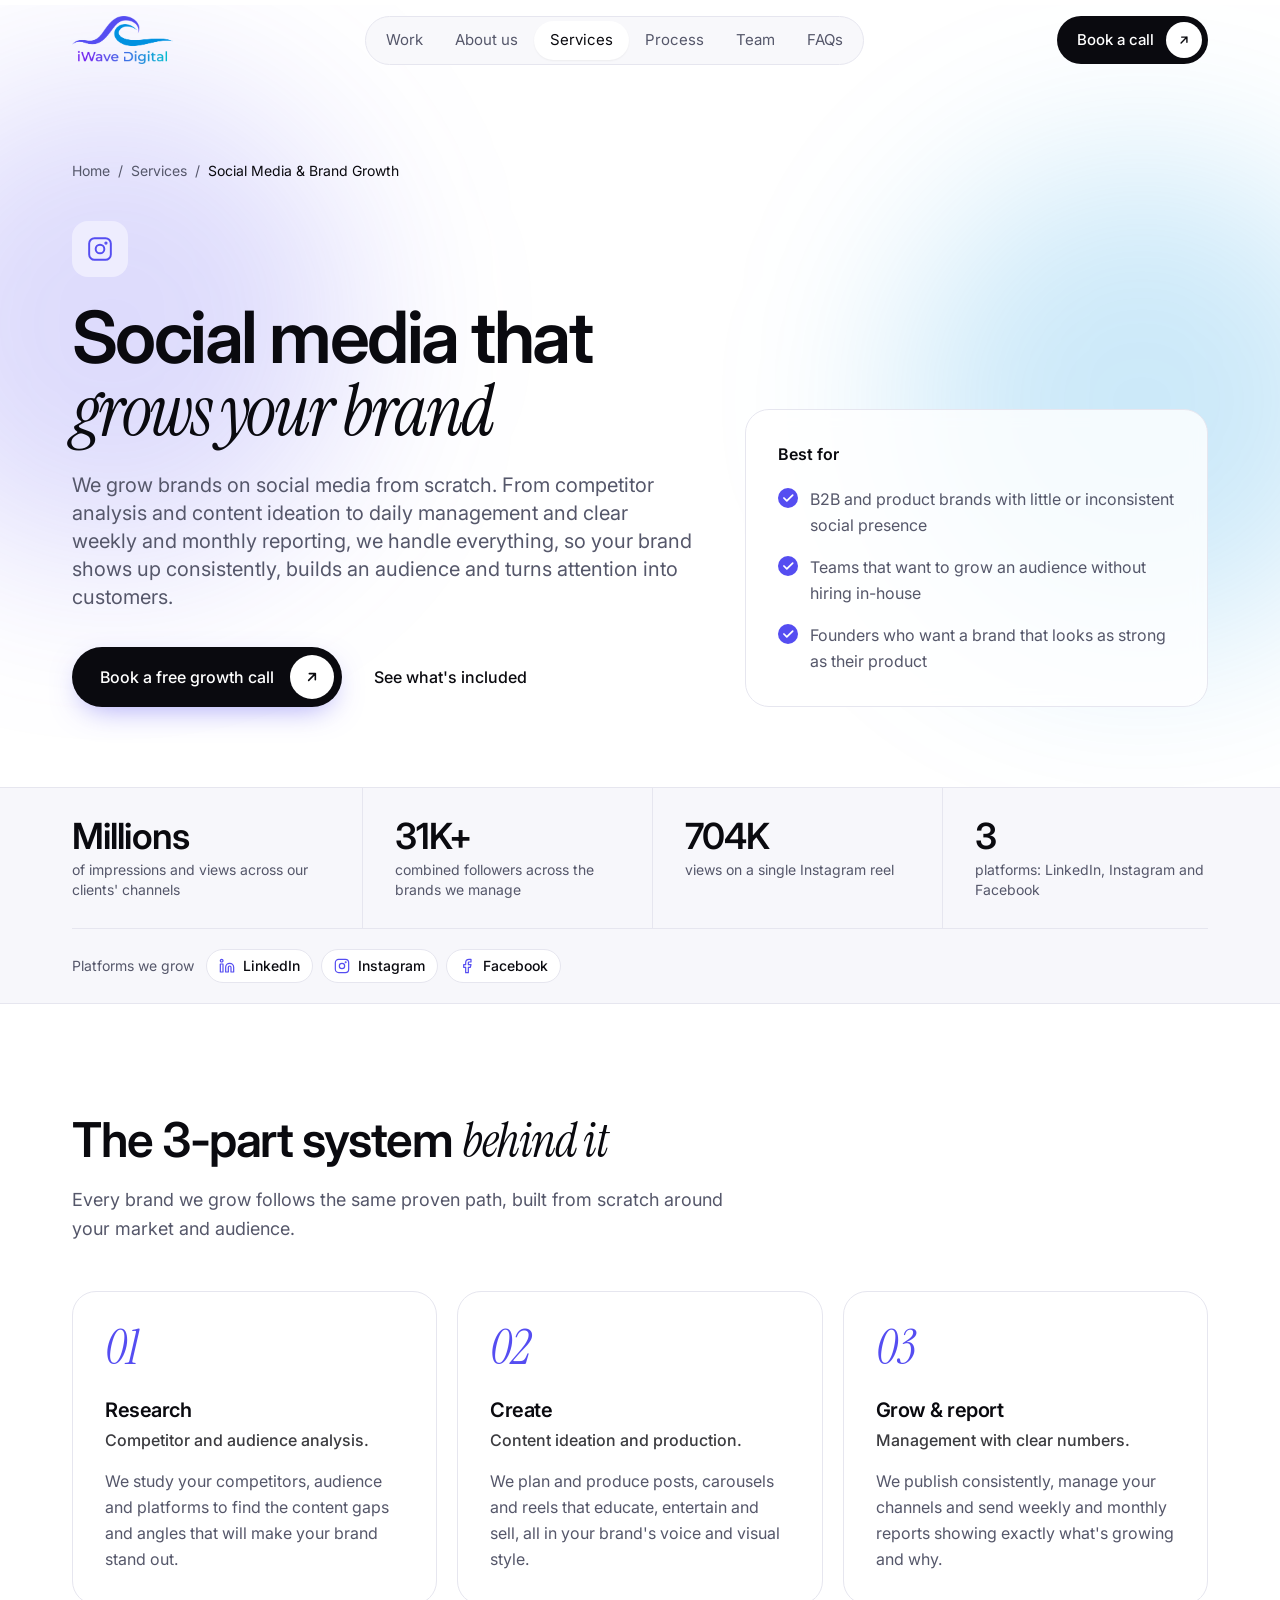
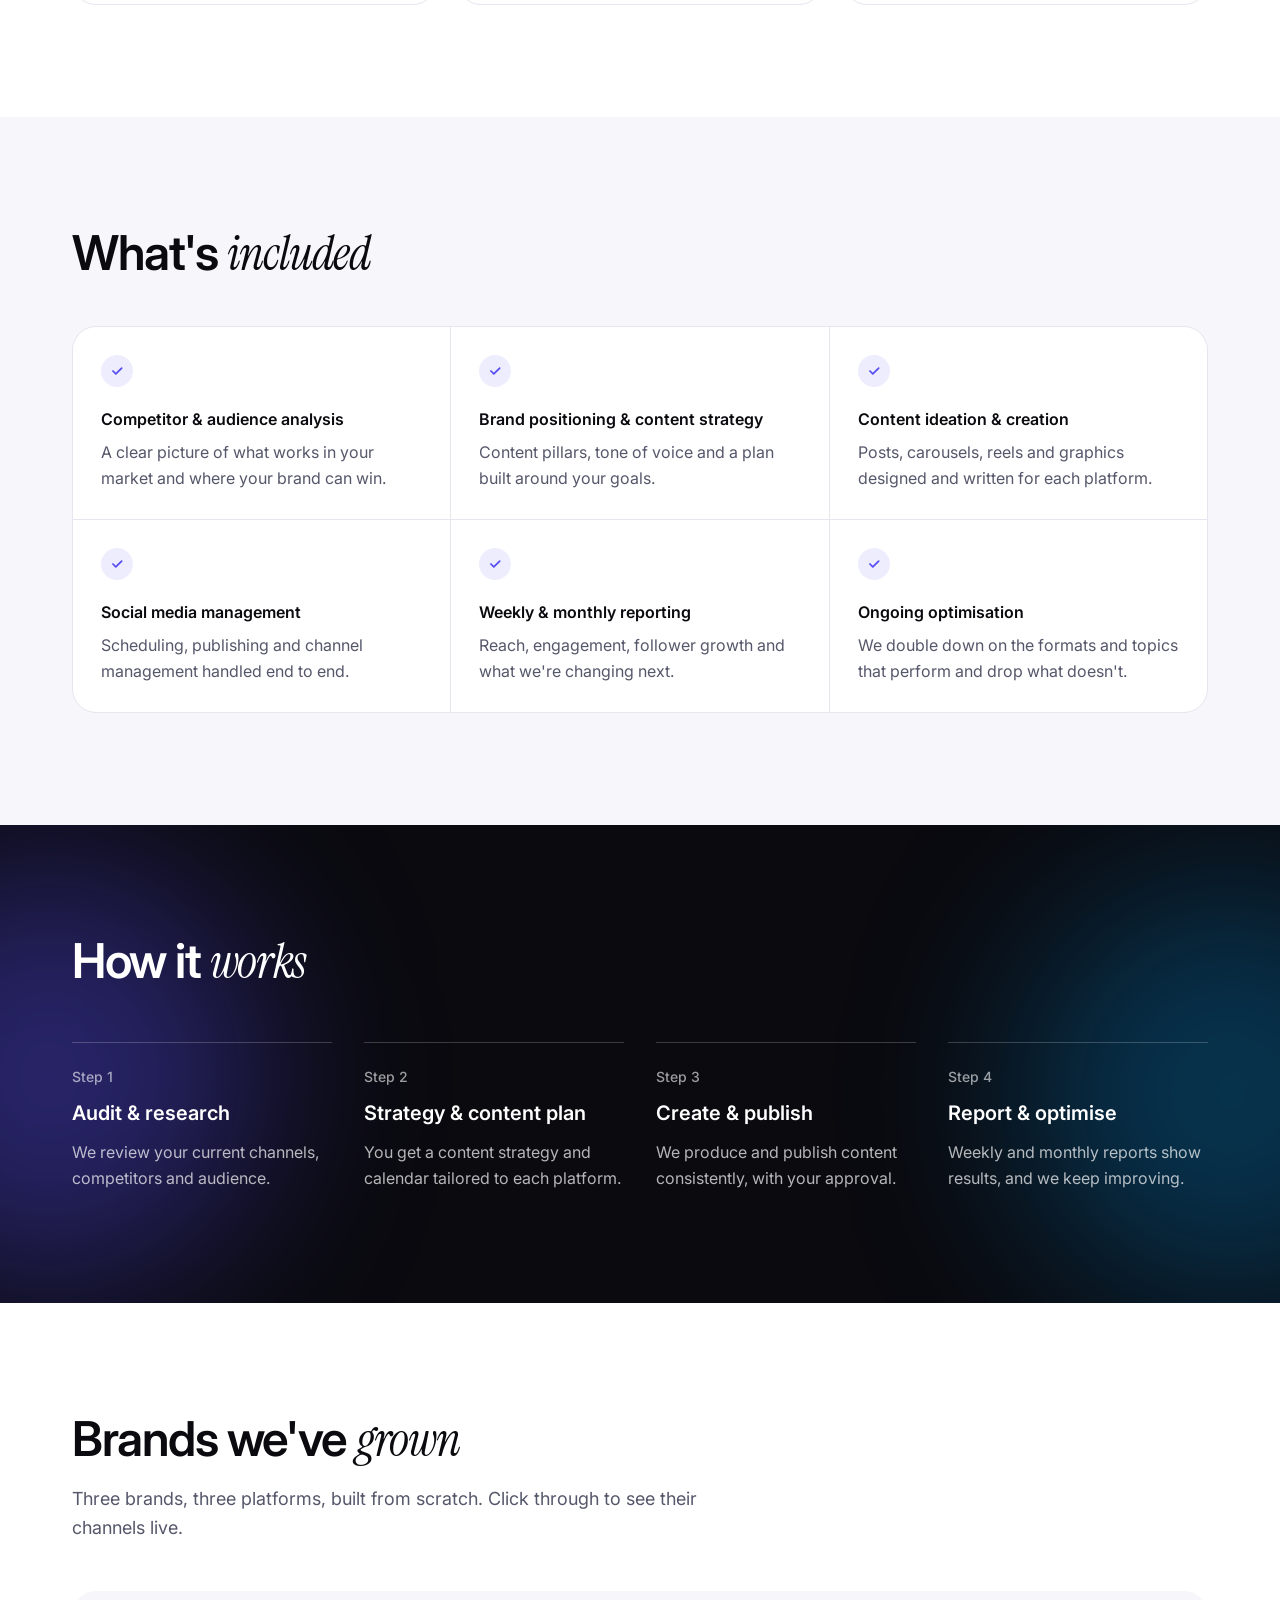
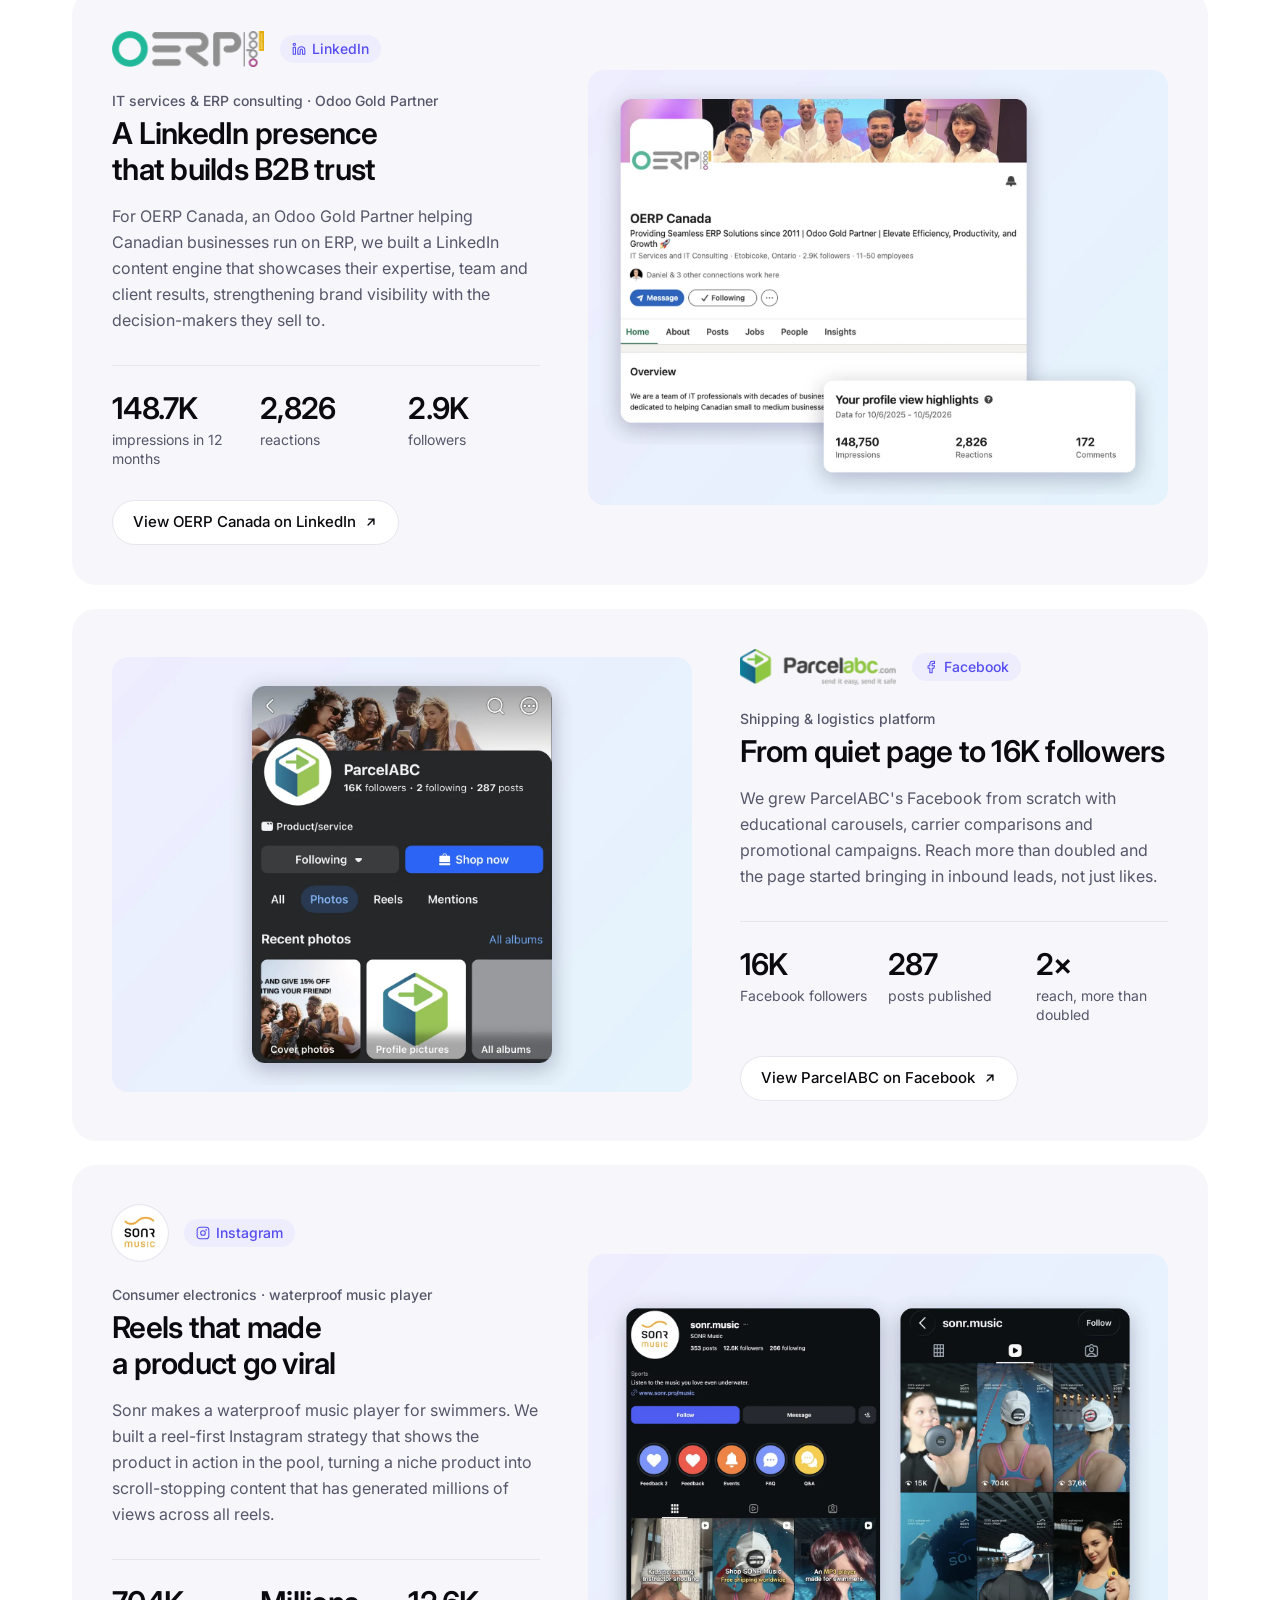
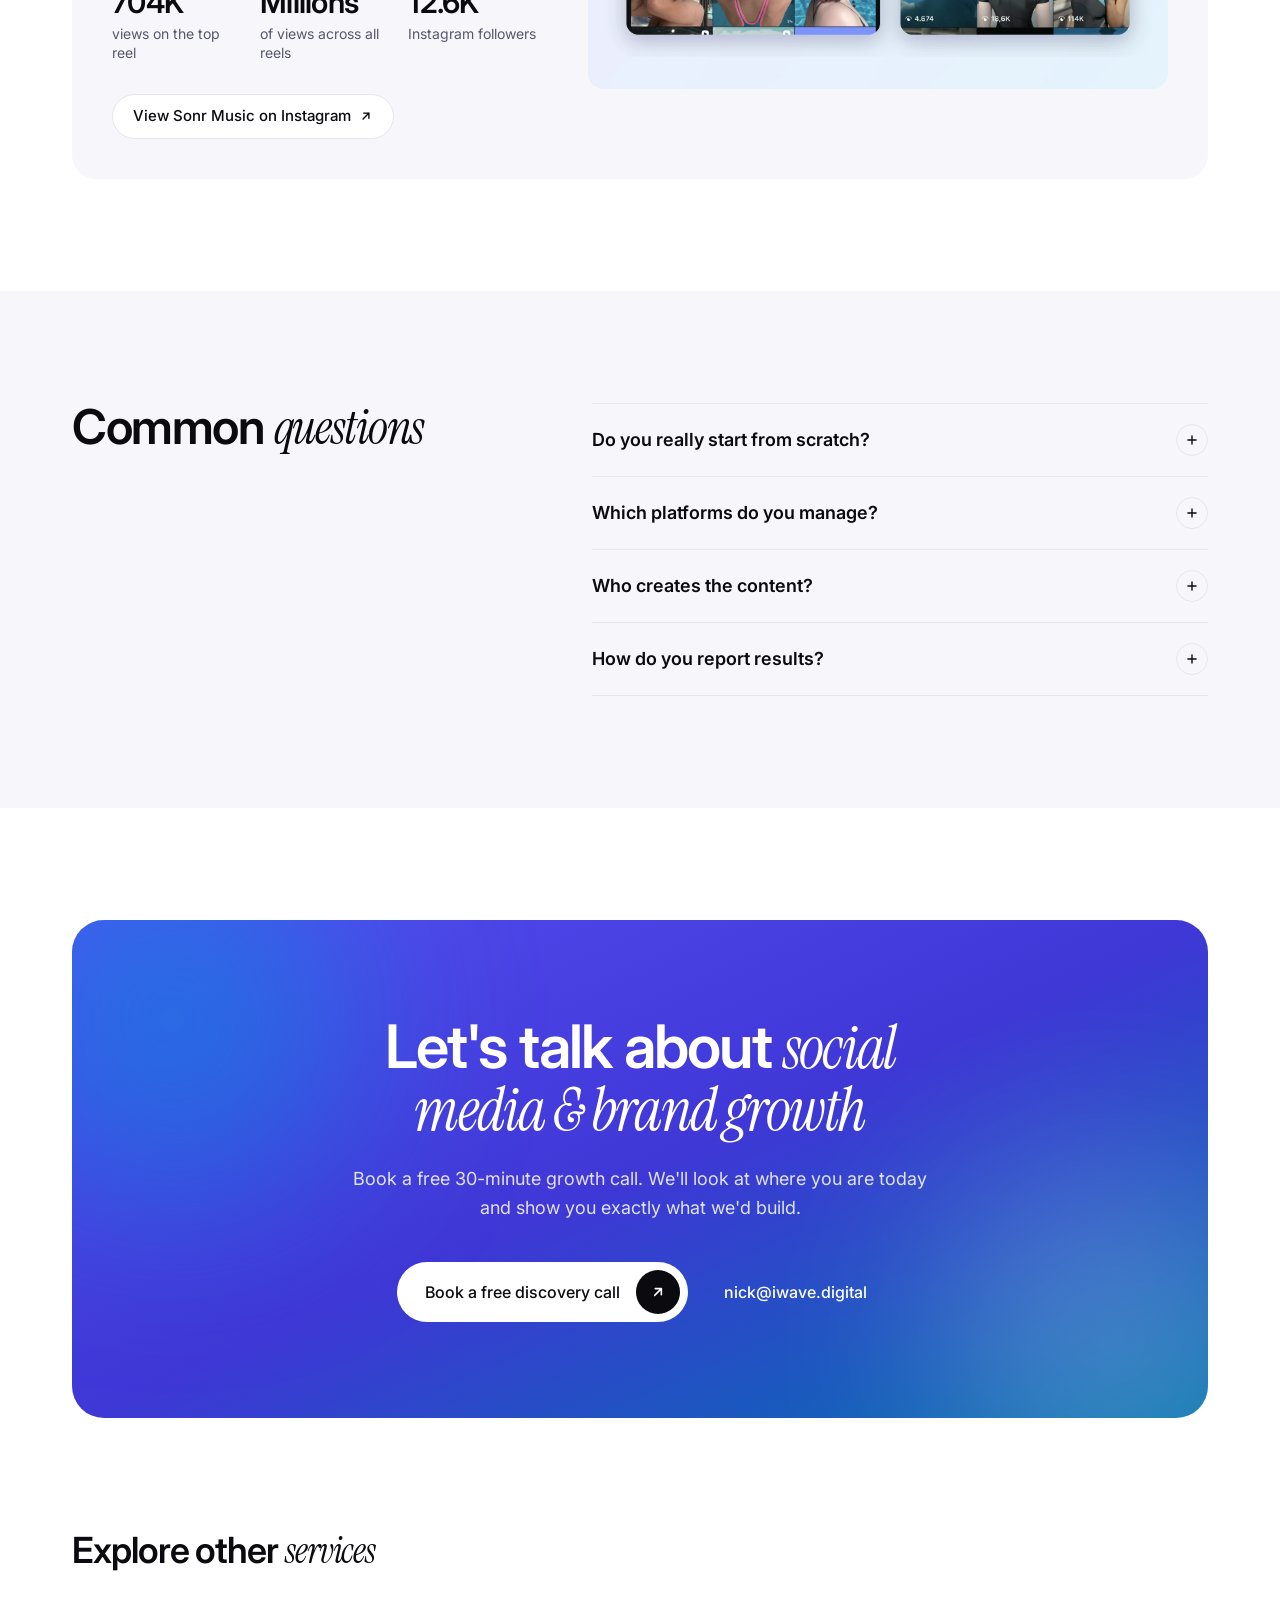
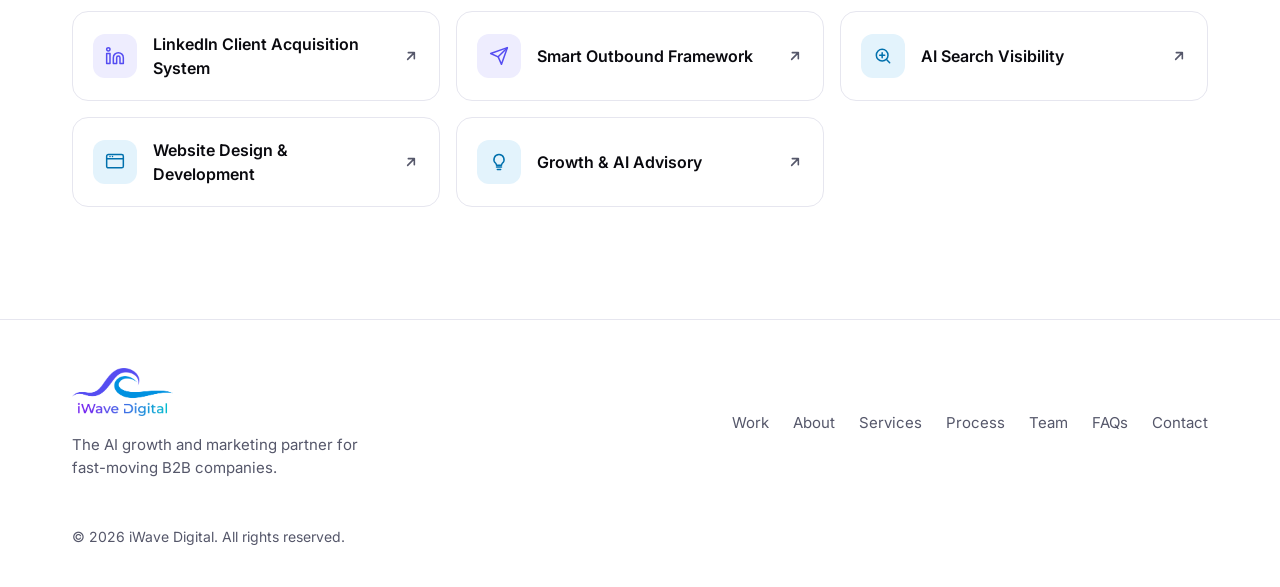
<file: services/social-media-brand-growth.html>
<!doctype html>
<html lang="en">
<head>
  <meta charset="utf-8" />
  <meta name="viewport" content="width=device-width, initial-scale=1" />
  <title>Social Media &amp; Brand Growth — iWave Digital</title>
  <meta name="description" content="Done-for-you social media growth: competitor analysis, content ideation, management and weekly and monthly reporting across LinkedIn, Instagram and Facebook." />
  <!-- Generated by tools/build_services.py — edit the content there and re-run the script. -->
  <link rel="canonical" href="https://www.iwave.digital/services/social-media-brand-growth.html" />
  <meta name="theme-color" content="#554DF1" />
  <link rel="icon" href="../favicon.ico" sizes="any" />
  <link rel="icon" type="image/png" sizes="32x32" href="../favicon-32x32.png" />
  <link rel="icon" type="image/png" sizes="16x16" href="../favicon-16x16.png" />
  <link rel="apple-touch-icon" href="../apple-touch-icon.png" />
  <link rel="manifest" href="../site.webmanifest" />

  <meta property="og:type" content="website" />
  <meta property="og:site_name" content="iWave Digital" />
  <meta property="og:title" content="Social Media &amp; Brand Growth — iWave Digital" />
  <meta property="og:description" content="Done-for-you social media growth: competitor analysis, content ideation, management and weekly and monthly reporting across LinkedIn, Instagram and Facebook." />
  <meta property="og:url" content="https://www.iwave.digital/services/social-media-brand-growth.html" />
  <meta property="og:image" content="https://www.iwave.digital/assets/og-image.jpg" />
  <meta property="og:image:width" content="1200" />
  <meta property="og:image:height" content="630" />
  <meta name="twitter:card" content="summary_large_image" />
  <meta name="twitter:title" content="Social Media &amp; Brand Growth — iWave Digital" />
  <meta name="twitter:description" content="Done-for-you social media growth: competitor analysis, content ideation, management and weekly and monthly reporting across LinkedIn, Instagram and Facebook." />
  <meta name="twitter:image" content="https://www.iwave.digital/assets/og-image.jpg" />

  <link rel="preconnect" href="https://fonts.googleapis.com" />
  <link rel="preconnect" href="https://fonts.gstatic.com" crossorigin />
  <link href="https://fonts.googleapis.com/css2?family=Inter:wght@400;500;600;700&family=Instrument+Serif:ital@0;1&display=swap" rel="stylesheet" />
  <link rel="stylesheet" href="../assets/tailwind.css" />
  <link rel="stylesheet" href="../assets/site.css" />
  <script type="application/ld+json">{"@context": "https://schema.org", "@type": "Service", "name": "Social Media & Brand Growth", "description": "Done-for-you social media growth: competitor analysis, content ideation, management and weekly and monthly reporting across LinkedIn, Instagram and Facebook.", "url": "https://www.iwave.digital/services/social-media-brand-growth.html", "provider": {"@type": "Organization", "name": "iWave Digital", "url": "https://www.iwave.digital/"}}</script>
  <script type="application/ld+json">{"@context": "https://schema.org", "@type": "FAQPage", "mainEntity": [{"@type": "Question", "name": "Do you really start from scratch?", "acceptedAnswer": {"@type": "Answer", "text": "Yes. Many of the brands we work with had little or no social presence. We start with competitor and audience analysis and build the strategy, content and channels from there."}}, {"@type": "Question", "name": "Which platforms do you manage?", "acceptedAnswer": {"@type": "Answer", "text": "LinkedIn, Instagram and Facebook. We recommend the platforms where your buyers actually spend time rather than trying to be everywhere."}}, {"@type": "Question", "name": "Who creates the content?", "acceptedAnswer": {"@type": "Answer", "text": "We do: ideation, copy and design. You review and approve before anything goes live, and we keep it in your brand's voice."}}, {"@type": "Question", "name": "How do you report results?", "acceptedAnswer": {"@type": "Answer", "text": "You get weekly updates and a monthly report covering reach, engagement, follower growth and leads, plus what we're changing next."}}]}</script>
  <script type="application/ld+json">{"@context": "https://schema.org", "@type": "BreadcrumbList", "itemListElement": [{"@type": "ListItem", "position": 1, "name": "Home", "item": "https://www.iwave.digital/"}, {"@type": "ListItem", "position": 2, "name": "Services", "item": "https://www.iwave.digital/#services"}, {"@type": "ListItem", "position": 3, "name": "Social Media & Brand Growth", "item": "https://www.iwave.digital/services/social-media-brand-growth.html"}]}</script>
</head>

<body class="bg-white font-sans text-ink">
  <a href="#main" class="sr-only focus:not-sr-only focus:fixed focus:left-4 focus:top-4 focus:z-[100] focus:rounded-full focus:bg-ink focus:px-4 focus:py-2 focus:text-white">Skip to content</a>

  <header id="top" class="sticky top-0 z-50 transition-colors" data-header>
    <div class="mx-auto flex max-w-site items-center justify-between gap-4 px-4 py-4 sm:px-6 lg:px-8">
      <a href="../index.html" class="flex shrink-0 items-center">
        <img src="../assets/iwave-logo.png" alt="iWave Digital" width="101" height="48" class="h-10 w-auto sm:h-12" />
      </a>
      <nav aria-label="Primary" class="hidden lg:block">
        <ul class="flex items-center rounded-full border border-line bg-surface/80 p-1 text-[15px] backdrop-blur">
          <li><a href="../index.html#work" class="nav-link block rounded-full px-4 py-2 transition hover:text-ink text-muted">Work</a></li>
          <li><a href="../index.html#about" class="nav-link block rounded-full px-4 py-2 transition hover:text-ink text-muted">About us</a></li>
          <li><a href="../index.html#services" class="nav-link block rounded-full px-4 py-2 transition hover:text-ink bg-white text-ink shadow-sm" aria-current="true">Services</a></li>
          <li><a href="../index.html#process" class="nav-link block rounded-full px-4 py-2 transition hover:text-ink text-muted">Process</a></li>
          <li><a href="../index.html#team" class="nav-link block rounded-full px-4 py-2 transition hover:text-ink text-muted">Team</a></li>
          <li><a href="../index.html#faq" class="nav-link block rounded-full px-4 py-2 transition hover:text-ink text-muted">FAQs</a></li>
        </ul>
      </nav>
      <div class="flex items-center gap-2">
        <a href="https://cal.com/iwave-digital/discovery-call" target="_blank" rel="noopener" class="group hidden items-center gap-3 rounded-full bg-ink py-1.5 pl-5 pr-1.5 text-[15px] font-medium text-white transition hover:bg-brand sm:inline-flex">
          Book a call
          <span class="flex h-9 w-9 items-center justify-center rounded-full bg-white text-ink transition group-hover:rotate-45" aria-hidden="true"><svg width="14" height="14" viewBox="0 0 24 24" fill="none" stroke="currentColor" stroke-width="2.4" stroke-linecap="round" stroke-linejoin="round"><path d="M7 17 17 7M8 7h9v9"/></svg></span>
        </a>
        <a href="https://cal.com/iwave-digital/discovery-call" target="_blank" rel="noopener" class="inline-flex h-11 items-center rounded-full bg-ink px-4 text-sm font-medium text-white transition hover:bg-brand sm:hidden">Book a call</a>
        <button type="button" class="flex h-11 w-11 items-center justify-center rounded-full border border-line bg-white lg:hidden" aria-controls="mobile-menu" aria-expanded="false" aria-label="Open menu" data-menu-btn>
          <svg width="20" height="20" viewBox="0 0 24 24" fill="none" stroke="currentColor" stroke-width="2" stroke-linecap="round" aria-hidden="true"><path d="M4 7h16M4 12h16M4 17h16"/></svg>
        </button>
      </div>
    </div>
    <div id="mobile-menu" class="hidden border-t border-line bg-white px-4 pb-6 pt-2 lg:hidden" data-menu>
      <ul class="flex flex-col text-lg">
        <li><a href="../index.html#work" class="block border-b border-line py-3">Work</a></li>
        <li><a href="../index.html#about" class="block border-b border-line py-3">About us</a></li>
        <li><a href="../index.html#services" class="block border-b border-line py-3">Services</a></li>
        <li><a href="../index.html#process" class="block border-b border-line py-3">Process</a></li>
        <li><a href="../index.html#team" class="block border-b border-line py-3">Team</a></li>
        <li><a href="../index.html#faq" class="block border-b border-line py-3">FAQs</a></li>
      </ul>
      <a href="https://cal.com/iwave-digital/discovery-call" target="_blank" rel="noopener" class="mt-5 flex items-center justify-center rounded-full bg-ink py-3.5 font-medium text-white">Book a call</a>
    </div>
  </header>

  <main id="main">
    <!-- ============ HERO ============ -->
    <section class="relative -mt-[76px] overflow-hidden pt-[76px]">
      <div class="glow left-[-10%] top-[10%] h-[480px] w-[480px] bg-brand/20" aria-hidden="true"></div>
      <div class="glow right-[-8%] top-[20%] h-[480px] w-[480px] bg-sky/20" aria-hidden="true"></div>
      <div class="relative mx-auto grid max-w-site gap-10 px-4 pb-14 pt-10 sm:gap-12 sm:px-6 sm:pb-20 sm:pt-20 lg:grid-cols-[1.35fr_1fr] lg:items-end lg:px-8">
        <div>
          <nav aria-label="Breadcrumb" class="text-sm text-muted">
            <ol class="flex flex-wrap items-center gap-2">
              <li><a href="../index.html" class="hover:text-ink">Home</a></li>
              <li aria-hidden="true">/</li>
              <li><a href="../index.html#services" class="hover:text-ink">Services</a></li>
              <li aria-hidden="true">/</li>
              <li class="text-ink" aria-current="page">Social Media &amp; Brand Growth</li>
            </ol>
          </nav>
          <span class="rise mt-10 flex h-14 w-14 items-center justify-center rounded-2xl bg-brand-soft text-brand" aria-hidden="true"><svg width="26" height="26" viewBox="0 0 24 24" fill="none" stroke="currentColor" stroke-width="1.8" stroke-linecap="round" stroke-linejoin="round"><rect x="2" y="2" width="20" height="20" rx="5"/><circle cx="12" cy="12" r="4"/><circle cx="17.5" cy="6.5" r="0.6"/></svg></span>
          <h1 class="rise rise-2 mt-6 text-[42px] font-semibold leading-[1.04] tracking-[-0.035em] sm:text-6xl lg:text-7xl">Social media that <span class="font-serif font-normal italic">grows your brand</span></h1>
          <p class="rise rise-3 mt-6 max-w-2xl text-lg leading-relaxed text-muted sm:text-xl">We grow brands on social media from scratch. From competitor analysis and content ideation to daily management and clear weekly and monthly reporting, we handle everything, so your brand shows up consistently, builds an audience and turns attention into customers.</p>
          <div class="rise rise-4 mt-9 flex flex-col gap-4 sm:flex-row sm:items-center">
            <a href="https://cal.com/iwave-digital/discovery-call" target="_blank" rel="noopener" class="group inline-flex items-center gap-4 self-start rounded-full bg-ink py-2 pl-7 pr-2 font-medium text-white shadow-[0_10px_30px_-10px_rgba(85,77,241,.55)] transition hover:bg-brand">
              Book a free growth call
              <span class="flex h-11 w-11 items-center justify-center rounded-full bg-white text-ink transition group-hover:rotate-45" aria-hidden="true"><svg width="16" height="16" viewBox="0 0 24 24" fill="none" stroke="currentColor" stroke-width="2.4" stroke-linecap="round" stroke-linejoin="round"><path d="M7 17 17 7M8 7h9v9"/></svg></span>
            </a>
            <a href="#included" class="inline-flex h-11 items-center self-start rounded-full px-4 font-medium text-ink underline-offset-4 hover:underline sm:self-auto">See what's included</a>
          </div>
        </div>
        <aside class="rise rise-4 rounded-3xl border border-line bg-white/80 p-8 backdrop-blur">
          <h2 class="font-semibold">Best for</h2>
          <ul class="mt-5 space-y-4 leading-relaxed text-muted">
              <li class="flex gap-3"><span class="mt-0.5 flex h-5 w-5 shrink-0 items-center justify-center rounded-full bg-brand text-white" aria-hidden="true"><svg width="14" height="14" viewBox="0 0 24 24" fill="none" stroke="currentColor" stroke-width="3" stroke-linecap="round" stroke-linejoin="round"><path d="m5 12 5 5L20 7"/></svg></span><span>B2B and product brands with little or inconsistent social presence</span></li>
              <li class="flex gap-3"><span class="mt-0.5 flex h-5 w-5 shrink-0 items-center justify-center rounded-full bg-brand text-white" aria-hidden="true"><svg width="14" height="14" viewBox="0 0 24 24" fill="none" stroke="currentColor" stroke-width="3" stroke-linecap="round" stroke-linejoin="round"><path d="m5 12 5 5L20 7"/></svg></span><span>Teams that want to grow an audience without hiring in-house</span></li>
              <li class="flex gap-3"><span class="mt-0.5 flex h-5 w-5 shrink-0 items-center justify-center rounded-full bg-brand text-white" aria-hidden="true"><svg width="14" height="14" viewBox="0 0 24 24" fill="none" stroke="currentColor" stroke-width="3" stroke-linecap="round" stroke-linejoin="round"><path d="m5 12 5 5L20 7"/></svg></span><span>Founders who want a brand that looks as strong as their product</span></li>
          </ul>
        </aside>
      </div>
    </section>


    <!-- ============ AT A GLANCE ============ -->
    <section aria-label="Results at a glance" class="border-y border-line bg-surface">
      <div class="mx-auto max-w-site px-4 sm:px-6 lg:px-8">
        <dl class="grid grid-cols-2 gap-x-6 lg:grid-cols-4">
          <div class="py-6 sm:py-7 ">
            <dd class="text-3xl font-semibold tracking-tight sm:text-4xl">Millions</dd>
            <dt class="mt-1 text-sm text-muted">of impressions and views across our clients&#x27; channels</dt>
          </div>
          <div class="py-6 sm:py-7 lg:border-l lg:border-line lg:pl-8">
            <dd class="text-3xl font-semibold tracking-tight sm:text-4xl">31K+</dd>
            <dt class="mt-1 text-sm text-muted">combined followers across the brands we manage</dt>
          </div>
          <div class="py-6 sm:py-7 lg:border-l lg:border-line lg:pl-8">
            <dd class="text-3xl font-semibold tracking-tight sm:text-4xl">704K</dd>
            <dt class="mt-1 text-sm text-muted">views on a single Instagram reel</dt>
          </div>
          <div class="py-6 sm:py-7 lg:border-l lg:border-line lg:pl-8">
            <dd class="text-3xl font-semibold tracking-tight sm:text-4xl">3</dd>
            <dt class="mt-1 text-sm text-muted">platforms: LinkedIn, Instagram and Facebook</dt>
          </div>
        </dl>
        <div class="flex flex-wrap items-center gap-3 border-t border-line py-5 text-sm text-muted">
          <span>Platforms we grow</span>
          <ul class="flex flex-wrap gap-2 text-ink"><li class="inline-flex items-center gap-2 rounded-full border border-line bg-white px-3 py-1.5 text-sm font-medium"><span class="text-brand" aria-hidden="true"><svg width="16" height="16" viewBox="0 0 24 24" fill="none" stroke="currentColor" stroke-width="1.8" stroke-linecap="round" stroke-linejoin="round"><path d="M16 8a6 6 0 0 1 6 6v7h-4v-7a2 2 0 0 0-4 0v7h-4v-7a6 6 0 0 1 6-6z"/><rect x="2" y="9" width="4" height="12"/><circle cx="4" cy="4" r="2"/></svg></span>LinkedIn</li><li class="inline-flex items-center gap-2 rounded-full border border-line bg-white px-3 py-1.5 text-sm font-medium"><span class="text-brand" aria-hidden="true"><svg width="16" height="16" viewBox="0 0 24 24" fill="none" stroke="currentColor" stroke-width="1.8" stroke-linecap="round" stroke-linejoin="round"><rect x="2" y="2" width="20" height="20" rx="5"/><circle cx="12" cy="12" r="4"/><circle cx="17.5" cy="6.5" r="0.6"/></svg></span>Instagram</li><li class="inline-flex items-center gap-2 rounded-full border border-line bg-white px-3 py-1.5 text-sm font-medium"><span class="text-brand" aria-hidden="true"><svg width="16" height="16" viewBox="0 0 24 24" fill="none" stroke="currentColor" stroke-width="1.8" stroke-linecap="round" stroke-linejoin="round"><path d="M18 2h-3a5 5 0 0 0-5 5v3H7v4h3v8h4v-8h3l1-4h-4V7a1 1 0 0 1 1-1h3z"/></svg></span>Facebook</li></ul>
        </div>
      </div>
    </section>

    <!-- ============ SYSTEM ============ -->
    <section class="py-16 sm:py-28">
      <div class="mx-auto max-w-site px-4 sm:px-6 lg:px-8">
        <div class="max-w-2xl">
          <h2 class="text-4xl font-semibold tracking-[-0.03em] sm:text-5xl">The 3-part system <span class="font-serif font-normal italic">behind it</span></h2>
          <p class="mt-5 text-lg leading-relaxed text-muted">Every brand we grow follows the same proven path, built from scratch around your market and audience.</p>
        </div>
        <ol class="mt-12 grid gap-5 lg:grid-cols-3">
          <li class="flex flex-col rounded-3xl border border-line bg-white p-8">
            <span class="font-serif text-5xl italic text-brand">01</span>
            <h3 class="mt-6 text-xl font-semibold tracking-tight">Research</h3>
            <p class="mt-1 font-medium text-ink/80">Competitor and audience analysis.</p>
            <p class="mt-4 leading-relaxed text-muted">We study your competitors, audience and platforms to find the content gaps and angles that will make your brand stand out.</p>
          </li>
          <li class="flex flex-col rounded-3xl border border-line bg-white p-8">
            <span class="font-serif text-5xl italic text-brand">02</span>
            <h3 class="mt-6 text-xl font-semibold tracking-tight">Create</h3>
            <p class="mt-1 font-medium text-ink/80">Content ideation and production.</p>
            <p class="mt-4 leading-relaxed text-muted">We plan and produce posts, carousels and reels that educate, entertain and sell, all in your brand&#x27;s voice and visual style.</p>
          </li>
          <li class="flex flex-col rounded-3xl border border-line bg-white p-8">
            <span class="font-serif text-5xl italic text-brand">03</span>
            <h3 class="mt-6 text-xl font-semibold tracking-tight">Grow &amp; report</h3>
            <p class="mt-1 font-medium text-ink/80">Management with clear numbers.</p>
            <p class="mt-4 leading-relaxed text-muted">We publish consistently, manage your channels and send weekly and monthly reports showing exactly what&#x27;s growing and why.</p>
          </li>
        </ol>
      </div>
    </section>

    <!-- ============ INCLUDED ============ -->
    <section id="included" class="bg-surface py-16 sm:py-28">
      <div class="mx-auto max-w-site px-4 sm:px-6 lg:px-8">
        <h2 class="max-w-2xl text-4xl font-semibold tracking-[-0.03em] sm:text-5xl">What's <span class="font-serif font-normal italic">included</span></h2>
        <ul class="mt-12 grid gap-px overflow-hidden rounded-3xl border border-line bg-line sm:grid-cols-2 lg:grid-cols-3">
          <li class="bg-white p-7">
            <span class="flex h-8 w-8 items-center justify-center rounded-full bg-brand-soft text-brand" aria-hidden="true"><svg width="14" height="14" viewBox="0 0 24 24" fill="none" stroke="currentColor" stroke-width="3" stroke-linecap="round" stroke-linejoin="round"><path d="m5 12 5 5L20 7"/></svg></span>
            <h3 class="mt-5 font-semibold">Competitor &amp; audience analysis</h3>
            <p class="mt-2 leading-relaxed text-muted">A clear picture of what works in your market and where your brand can win.</p>
          </li>
          <li class="bg-white p-7">
            <span class="flex h-8 w-8 items-center justify-center rounded-full bg-brand-soft text-brand" aria-hidden="true"><svg width="14" height="14" viewBox="0 0 24 24" fill="none" stroke="currentColor" stroke-width="3" stroke-linecap="round" stroke-linejoin="round"><path d="m5 12 5 5L20 7"/></svg></span>
            <h3 class="mt-5 font-semibold">Brand positioning &amp; content strategy</h3>
            <p class="mt-2 leading-relaxed text-muted">Content pillars, tone of voice and a plan built around your goals.</p>
          </li>
          <li class="bg-white p-7">
            <span class="flex h-8 w-8 items-center justify-center rounded-full bg-brand-soft text-brand" aria-hidden="true"><svg width="14" height="14" viewBox="0 0 24 24" fill="none" stroke="currentColor" stroke-width="3" stroke-linecap="round" stroke-linejoin="round"><path d="m5 12 5 5L20 7"/></svg></span>
            <h3 class="mt-5 font-semibold">Content ideation &amp; creation</h3>
            <p class="mt-2 leading-relaxed text-muted">Posts, carousels, reels and graphics designed and written for each platform.</p>
          </li>
          <li class="bg-white p-7">
            <span class="flex h-8 w-8 items-center justify-center rounded-full bg-brand-soft text-brand" aria-hidden="true"><svg width="14" height="14" viewBox="0 0 24 24" fill="none" stroke="currentColor" stroke-width="3" stroke-linecap="round" stroke-linejoin="round"><path d="m5 12 5 5L20 7"/></svg></span>
            <h3 class="mt-5 font-semibold">Social media management</h3>
            <p class="mt-2 leading-relaxed text-muted">Scheduling, publishing and channel management handled end to end.</p>
          </li>
          <li class="bg-white p-7">
            <span class="flex h-8 w-8 items-center justify-center rounded-full bg-brand-soft text-brand" aria-hidden="true"><svg width="14" height="14" viewBox="0 0 24 24" fill="none" stroke="currentColor" stroke-width="3" stroke-linecap="round" stroke-linejoin="round"><path d="m5 12 5 5L20 7"/></svg></span>
            <h3 class="mt-5 font-semibold">Weekly &amp; monthly reporting</h3>
            <p class="mt-2 leading-relaxed text-muted">Reach, engagement, follower growth and what we&#x27;re changing next.</p>
          </li>
          <li class="bg-white p-7">
            <span class="flex h-8 w-8 items-center justify-center rounded-full bg-brand-soft text-brand" aria-hidden="true"><svg width="14" height="14" viewBox="0 0 24 24" fill="none" stroke="currentColor" stroke-width="3" stroke-linecap="round" stroke-linejoin="round"><path d="m5 12 5 5L20 7"/></svg></span>
            <h3 class="mt-5 font-semibold">Ongoing optimisation</h3>
            <p class="mt-2 leading-relaxed text-muted">We double down on the formats and topics that perform and drop what doesn&#x27;t.</p>
          </li>
        </ul>
      </div>
    </section>

    <!-- ============ HOW IT WORKS ============ -->
    <section class="relative overflow-hidden bg-ink py-24 text-white sm:py-28">
      <div class="glow -left-40 top-10 h-[420px] w-[420px] bg-brand/40" aria-hidden="true"></div>
      <div class="glow -right-40 bottom-0 h-[420px] w-[420px] bg-sky/30" aria-hidden="true"></div>
      <div class="relative mx-auto max-w-site px-4 sm:px-6 lg:px-8">
        <h2 class="max-w-2xl text-4xl font-semibold tracking-[-0.03em] sm:text-5xl">How it <span class="font-serif font-normal italic">works</span></h2>
        <ol class="mt-14 grid gap-10 md:grid-cols-2 lg:grid-cols-4 lg:gap-8">
          <li class="border-t border-white/20 pt-6">
            <p class="text-sm font-medium text-white/60">Step 1</p>
            <h3 class="mt-3 text-xl font-semibold">Audit &amp; research</h3>
            <p class="mt-3 leading-relaxed text-white/70">We review your current channels, competitors and audience.</p>
          </li>
          <li class="border-t border-white/20 pt-6">
            <p class="text-sm font-medium text-white/60">Step 2</p>
            <h3 class="mt-3 text-xl font-semibold">Strategy &amp; content plan</h3>
            <p class="mt-3 leading-relaxed text-white/70">You get a content strategy and calendar tailored to each platform.</p>
          </li>
          <li class="border-t border-white/20 pt-6">
            <p class="text-sm font-medium text-white/60">Step 3</p>
            <h3 class="mt-3 text-xl font-semibold">Create &amp; publish</h3>
            <p class="mt-3 leading-relaxed text-white/70">We produce and publish content consistently, with your approval.</p>
          </li>
          <li class="border-t border-white/20 pt-6">
            <p class="text-sm font-medium text-white/60">Step 4</p>
            <h3 class="mt-3 text-xl font-semibold">Report &amp; optimise</h3>
            <p class="mt-3 leading-relaxed text-white/70">Weekly and monthly reports show results, and we keep improving.</p>
          </li>
        </ol>
      </div>
    </section>


    <!-- ============ CASE STUDIES ============ -->
    <section id="case-studies" class="py-16 sm:py-28">
      <div class="mx-auto max-w-site px-4 sm:px-6 lg:px-8">
        <div class="max-w-2xl">
          <h2 class="text-4xl font-semibold tracking-[-0.03em] sm:text-5xl">Brands we've <span class="font-serif font-normal italic">grown</span></h2>
          <p class="mt-5 text-lg leading-relaxed text-muted">Three brands, three platforms, built from scratch. Click through to see their channels live.</p>
        </div>
        <div class="mt-12 space-y-6">
          <article class="grid items-center gap-10 rounded-3xl bg-surface p-6 sm:p-10 lg:grid-cols-[0.85fr_1.15fr] lg:gap-12">
            <div class="">
              <div class="flex flex-wrap items-center gap-4">
                <img src="../assets/logos/oerp-canada.webp" alt="OERP Canada" width="167" height="40" class="h-9 w-auto" loading="lazy" />
                <span class="inline-flex items-center gap-1.5 rounded-full bg-brand-soft px-3 py-1 text-sm font-medium text-brand"><span aria-hidden="true"><svg width="14" height="14" viewBox="0 0 24 24" fill="none" stroke="currentColor" stroke-width="1.8" stroke-linecap="round" stroke-linejoin="round"><path d="M16 8a6 6 0 0 1 6 6v7h-4v-7a2 2 0 0 0-4 0v7h-4v-7a6 6 0 0 1 6-6z"/><rect x="2" y="9" width="4" height="12"/><circle cx="4" cy="4" r="2"/></svg></span>LinkedIn</span>
              </div>
              <p class="mt-6 text-sm font-medium text-muted">IT services &amp; ERP consulting · Odoo Gold Partner</p>
              <h3 class="mt-1 text-2xl font-semibold tracking-tight sm:text-3xl">A LinkedIn presence that builds B2B trust</h3>
              <p class="mt-4 leading-relaxed text-muted">For OERP Canada, an Odoo Gold Partner helping Canadian businesses run on ERP, we built a LinkedIn content engine that showcases their expertise, team and client results, strengthening brand visibility with the decision-makers they sell to.</p>
              <dl class="mt-8 grid grid-cols-3 gap-4 border-t border-line pt-6">
                <div>
                  <dd class="text-2xl font-semibold tracking-tight sm:text-3xl">148.7K</dd>
                  <dt class="mt-1 text-sm leading-snug text-muted">impressions in 12 months</dt>
                </div>
                <div>
                  <dd class="text-2xl font-semibold tracking-tight sm:text-3xl">2,826</dd>
                  <dt class="mt-1 text-sm leading-snug text-muted">reactions</dt>
                </div>
                <div>
                  <dd class="text-2xl font-semibold tracking-tight sm:text-3xl">2.9K</dd>
                  <dt class="mt-1 text-sm leading-snug text-muted">followers</dt>
                </div>
              </dl>
              <a href="https://www.linkedin.com/company/oerp-canada/" target="_blank" rel="noopener" class="group mt-8 inline-flex items-center gap-2 rounded-full border border-line bg-white px-5 py-2.5 text-[15px] font-medium transition hover:border-brand hover:text-brand">
                View OERP Canada on LinkedIn
                <span class="transition group-hover:translate-x-0.5 group-hover:-translate-y-0.5" aria-hidden="true"><svg width="14" height="14" viewBox="0 0 24 24" fill="none" stroke="currentColor" stroke-width="2.4" stroke-linecap="round" stroke-linejoin="round"><path d="M7 17 17 7M8 7h9v9"/></svg></span>
                <span class="sr-only">(opens in a new tab)</span>
              </a>
            </div>
            <div class="overflow-hidden rounded-2xl">
              <img src="../assets/case-studies/social/oerp.webp" alt="OERP Canada&#x27;s LinkedIn company page and 12-month analytics: 148,750 impressions, 2,826 reactions and 172 comments" width="1600" height="1200" class="w-full" loading="lazy" />
            </div>
          </article>
          <article class="grid items-center gap-10 rounded-3xl bg-surface p-6 sm:p-10 lg:grid-cols-[1.15fr_0.85fr] lg:gap-12">
            <div class="lg:order-last">
              <div class="flex flex-wrap items-center gap-4">
                <img src="../assets/logos/parcelabc.webp" alt="ParcelABC" width="169" height="39" class="h-9 w-auto" loading="lazy" />
                <span class="inline-flex items-center gap-1.5 rounded-full bg-brand-soft px-3 py-1 text-sm font-medium text-brand"><span aria-hidden="true"><svg width="14" height="14" viewBox="0 0 24 24" fill="none" stroke="currentColor" stroke-width="1.8" stroke-linecap="round" stroke-linejoin="round"><path d="M18 2h-3a5 5 0 0 0-5 5v3H7v4h3v8h4v-8h3l1-4h-4V7a1 1 0 0 1 1-1h3z"/></svg></span>Facebook</span>
              </div>
              <p class="mt-6 text-sm font-medium text-muted">Shipping &amp; logistics platform</p>
              <h3 class="mt-1 text-2xl font-semibold tracking-tight sm:text-3xl">From quiet page to 16K followers</h3>
              <p class="mt-4 leading-relaxed text-muted">We grew ParcelABC&#x27;s Facebook from scratch with educational carousels, carrier comparisons and promotional campaigns. Reach more than doubled and the page started bringing in inbound leads, not just likes.</p>
              <dl class="mt-8 grid grid-cols-3 gap-4 border-t border-line pt-6">
                <div>
                  <dd class="text-2xl font-semibold tracking-tight sm:text-3xl">16K</dd>
                  <dt class="mt-1 text-sm leading-snug text-muted">Facebook followers</dt>
                </div>
                <div>
                  <dd class="text-2xl font-semibold tracking-tight sm:text-3xl">287</dd>
                  <dt class="mt-1 text-sm leading-snug text-muted">posts published</dt>
                </div>
                <div>
                  <dd class="text-2xl font-semibold tracking-tight sm:text-3xl">2×</dd>
                  <dt class="mt-1 text-sm leading-snug text-muted">reach, more than doubled</dt>
                </div>
              </dl>
              <a href="https://www.facebook.com/parcelabc" target="_blank" rel="noopener" class="group mt-8 inline-flex items-center gap-2 rounded-full border border-line bg-white px-5 py-2.5 text-[15px] font-medium transition hover:border-brand hover:text-brand">
                View ParcelABC on Facebook
                <span class="transition group-hover:translate-x-0.5 group-hover:-translate-y-0.5" aria-hidden="true"><svg width="14" height="14" viewBox="0 0 24 24" fill="none" stroke="currentColor" stroke-width="2.4" stroke-linecap="round" stroke-linejoin="round"><path d="M7 17 17 7M8 7h9v9"/></svg></span>
                <span class="sr-only">(opens in a new tab)</span>
              </a>
            </div>
            <div class="overflow-hidden rounded-2xl">
              <img src="../assets/case-studies/social/parcelabc.webp" alt="ParcelABC&#x27;s Facebook page with 16K followers and 287 posts" width="1600" height="1200" class="w-full" loading="lazy" />
            </div>
          </article>
          <article class="grid items-center gap-10 rounded-3xl bg-surface p-6 sm:p-10 lg:grid-cols-[0.85fr_1.15fr] lg:gap-12">
            <div class="">
              <div class="flex flex-wrap items-center gap-4">
                <img src="../assets/logos/sonr-music.webp" alt="Sonr Music" width="180" height="180" class="h-14 w-14 rounded-full ring-1 ring-line" loading="lazy" />
                <span class="inline-flex items-center gap-1.5 rounded-full bg-brand-soft px-3 py-1 text-sm font-medium text-brand"><span aria-hidden="true"><svg width="14" height="14" viewBox="0 0 24 24" fill="none" stroke="currentColor" stroke-width="1.8" stroke-linecap="round" stroke-linejoin="round"><rect x="2" y="2" width="20" height="20" rx="5"/><circle cx="12" cy="12" r="4"/><circle cx="17.5" cy="6.5" r="0.6"/></svg></span>Instagram</span>
              </div>
              <p class="mt-6 text-sm font-medium text-muted">Consumer electronics · waterproof music player</p>
              <h3 class="mt-1 text-2xl font-semibold tracking-tight sm:text-3xl">Reels that made a product go viral</h3>
              <p class="mt-4 leading-relaxed text-muted">Sonr makes a waterproof music player for swimmers. We built a reel-first Instagram strategy that shows the product in action in the pool, turning a niche product into scroll-stopping content that has generated millions of views across all reels.</p>
              <dl class="mt-8 grid grid-cols-3 gap-4 border-t border-line pt-6">
                <div>
                  <dd class="text-2xl font-semibold tracking-tight sm:text-3xl">704K</dd>
                  <dt class="mt-1 text-sm leading-snug text-muted">views on the top reel</dt>
                </div>
                <div>
                  <dd class="text-2xl font-semibold tracking-tight sm:text-3xl">Millions</dd>
                  <dt class="mt-1 text-sm leading-snug text-muted">of views across all reels</dt>
                </div>
                <div>
                  <dd class="text-2xl font-semibold tracking-tight sm:text-3xl">12.6K</dd>
                  <dt class="mt-1 text-sm leading-snug text-muted">Instagram followers</dt>
                </div>
              </dl>
              <a href="https://www.instagram.com/sonr.music/" target="_blank" rel="noopener" class="group mt-8 inline-flex items-center gap-2 rounded-full border border-line bg-white px-5 py-2.5 text-[15px] font-medium transition hover:border-brand hover:text-brand">
                View Sonr Music on Instagram
                <span class="transition group-hover:translate-x-0.5 group-hover:-translate-y-0.5" aria-hidden="true"><svg width="14" height="14" viewBox="0 0 24 24" fill="none" stroke="currentColor" stroke-width="2.4" stroke-linecap="round" stroke-linejoin="round"><path d="M7 17 17 7M8 7h9v9"/></svg></span>
                <span class="sr-only">(opens in a new tab)</span>
              </a>
            </div>
            <div class="overflow-hidden rounded-2xl">
              <img src="../assets/case-studies/social/sonr.webp" alt="Sonr Music&#x27;s Instagram profile with 12.6K followers and reels with up to 704K views" width="1600" height="1200" class="w-full" loading="lazy" />
            </div>
          </article>
        </div>
      </div>
    </section>



    <!-- ============ FAQ ============ -->
    <section class="bg-surface py-16 sm:py-28">
      <div class="mx-auto grid max-w-site gap-12 px-4 sm:px-6 lg:grid-cols-[1fr_1.4fr] lg:gap-20 lg:px-8">
        <h2 class="text-4xl font-semibold tracking-[-0.03em] sm:text-5xl">Common <span class="font-serif font-normal italic">questions</span></h2>
        <div class="divide-y divide-line border-y border-line">
          <details class="group py-2">
            <summary class="flex min-h-[56px] cursor-pointer items-center justify-between gap-6 py-3 text-lg font-semibold">
              Do you really start from scratch?
              <span class="faq-icon flex h-8 w-8 shrink-0 items-center justify-center rounded-full border border-line bg-surface transition" aria-hidden="true"><svg width="14" height="14" viewBox="0 0 24 24" fill="none" stroke="currentColor" stroke-width="2.4" stroke-linecap="round"><path d="M12 5v14M5 12h14"/></svg></span>
            </summary>
            <p class="max-w-prose pb-5 leading-relaxed text-muted">Yes. Many of the brands we work with had little or no social presence. We start with competitor and audience analysis and build the strategy, content and channels from there.</p>
          </details>
          <details class="group py-2">
            <summary class="flex min-h-[56px] cursor-pointer items-center justify-between gap-6 py-3 text-lg font-semibold">
              Which platforms do you manage?
              <span class="faq-icon flex h-8 w-8 shrink-0 items-center justify-center rounded-full border border-line bg-surface transition" aria-hidden="true"><svg width="14" height="14" viewBox="0 0 24 24" fill="none" stroke="currentColor" stroke-width="2.4" stroke-linecap="round"><path d="M12 5v14M5 12h14"/></svg></span>
            </summary>
            <p class="max-w-prose pb-5 leading-relaxed text-muted">LinkedIn, Instagram and Facebook. We recommend the platforms where your buyers actually spend time rather than trying to be everywhere.</p>
          </details>
          <details class="group py-2">
            <summary class="flex min-h-[56px] cursor-pointer items-center justify-between gap-6 py-3 text-lg font-semibold">
              Who creates the content?
              <span class="faq-icon flex h-8 w-8 shrink-0 items-center justify-center rounded-full border border-line bg-surface transition" aria-hidden="true"><svg width="14" height="14" viewBox="0 0 24 24" fill="none" stroke="currentColor" stroke-width="2.4" stroke-linecap="round"><path d="M12 5v14M5 12h14"/></svg></span>
            </summary>
            <p class="max-w-prose pb-5 leading-relaxed text-muted">We do: ideation, copy and design. You review and approve before anything goes live, and we keep it in your brand&#x27;s voice.</p>
          </details>
          <details class="group py-2">
            <summary class="flex min-h-[56px] cursor-pointer items-center justify-between gap-6 py-3 text-lg font-semibold">
              How do you report results?
              <span class="faq-icon flex h-8 w-8 shrink-0 items-center justify-center rounded-full border border-line bg-surface transition" aria-hidden="true"><svg width="14" height="14" viewBox="0 0 24 24" fill="none" stroke="currentColor" stroke-width="2.4" stroke-linecap="round"><path d="M12 5v14M5 12h14"/></svg></span>
            </summary>
            <p class="max-w-prose pb-5 leading-relaxed text-muted">You get weekly updates and a monthly report covering reach, engagement, follower growth and leads, plus what we&#x27;re changing next.</p>
          </details>
        </div>
      </div>
    </section>

    <!-- ============ CONTACT ============ -->
    <section id="contact" class="py-16 sm:py-28">
      <div class="mx-auto max-w-site px-4 sm:px-6 lg:px-8">
        <div class="relative overflow-hidden rounded-[32px] bg-gradient-to-br from-brand via-brand-dark to-sky-dark px-6 py-20 text-center text-white sm:px-12 sm:py-24">
          <div class="glow -left-20 -top-20 h-[360px] w-[360px] bg-sky/50" aria-hidden="true"></div>
          <div class="glow -bottom-24 -right-20 h-[360px] w-[360px] bg-white/20" aria-hidden="true"></div>
          <div class="relative">
            <h2 class="mx-auto max-w-3xl text-4xl font-semibold tracking-[-0.03em] sm:text-6xl">Let's talk about <span class="font-serif font-normal italic">social media &amp; brand growth</span></h2>
            <p class="mx-auto mt-6 max-w-xl text-lg leading-relaxed text-white/85">Book a free 30-minute growth call. We'll look at where you are today and show you exactly what we'd build.</p>
            <div class="mt-10 flex flex-col items-center justify-center gap-5 sm:flex-row">
              <a href="https://cal.com/iwave-digital/discovery-call" target="_blank" rel="noopener" class="group inline-flex items-center gap-4 rounded-full bg-white py-2 pl-7 pr-2 font-medium text-ink transition hover:bg-ink hover:text-white">
                Book a free discovery call
                <span class="flex h-11 w-11 items-center justify-center rounded-full bg-ink text-white transition group-hover:rotate-45 group-hover:bg-white group-hover:text-ink" aria-hidden="true"><svg width="16" height="16" viewBox="0 0 24 24" fill="none" stroke="currentColor" stroke-width="2.4" stroke-linecap="round" stroke-linejoin="round"><path d="M7 17 17 7M8 7h9v9"/></svg></span>
              </a>
              <a href="mailto:nick@iwave.digital" class="inline-flex h-11 items-center rounded-full px-4 font-medium text-white underline-offset-4 hover:underline">nick@iwave.digital</a>
            </div>
          </div>
        </div>
      </div>
    </section>

    <!-- ============ OTHER SERVICES ============ -->
    <section class="pb-16 sm:pb-28">
      <div class="mx-auto max-w-site px-4 sm:px-6 lg:px-8">
        <h2 class="text-3xl font-semibold tracking-[-0.03em] sm:text-4xl">Explore other <span class="font-serif font-normal italic">services</span></h2>
        <div class="mt-10 grid gap-4 md:grid-cols-2 lg:grid-cols-3">
          <a href="linkedin-client-acquisition.html" class="group flex items-center gap-4 rounded-2xl border border-line bg-white p-5 transition hover:border-brand/40 hover:bg-brand-soft/40">
            <span class="flex h-11 w-11 shrink-0 items-center justify-center rounded-xl bg-brand-soft text-brand" aria-hidden="true"><svg width="20" height="20" viewBox="0 0 24 24" fill="none" stroke="currentColor" stroke-width="1.8" stroke-linecap="round" stroke-linejoin="round"><path d="M16 8a6 6 0 0 1 6 6v7h-4v-7a2 2 0 0 0-4 0v7h-4v-7a6 6 0 0 1 6-6z"/><rect x="2" y="9" width="4" height="12"/><circle cx="4" cy="4" r="2"/></svg></span>
            <span class="flex-1 font-semibold">LinkedIn Client Acquisition System</span>
            <span class="text-muted transition group-hover:translate-x-0.5 group-hover:text-brand" aria-hidden="true"><svg width="16" height="16" viewBox="0 0 24 24" fill="none" stroke="currentColor" stroke-width="2.4" stroke-linecap="round" stroke-linejoin="round"><path d="M7 17 17 7M8 7h9v9"/></svg></span>
          </a>
          <a href="smart-outbound-framework.html" class="group flex items-center gap-4 rounded-2xl border border-line bg-white p-5 transition hover:border-brand/40 hover:bg-brand-soft/40">
            <span class="flex h-11 w-11 shrink-0 items-center justify-center rounded-xl bg-brand-soft text-brand" aria-hidden="true"><svg width="20" height="20" viewBox="0 0 24 24" fill="none" stroke="currentColor" stroke-width="1.8" stroke-linecap="round" stroke-linejoin="round"><path d="M22 2 11 13"/><path d="M22 2 15 22l-4-9-9-4z"/></svg></span>
            <span class="flex-1 font-semibold">Smart Outbound Framework</span>
            <span class="text-muted transition group-hover:translate-x-0.5 group-hover:text-brand" aria-hidden="true"><svg width="16" height="16" viewBox="0 0 24 24" fill="none" stroke="currentColor" stroke-width="2.4" stroke-linecap="round" stroke-linejoin="round"><path d="M7 17 17 7M8 7h9v9"/></svg></span>
          </a>
          <a href="ai-search-visibility.html" class="group flex items-center gap-4 rounded-2xl border border-line bg-white p-5 transition hover:border-brand/40 hover:bg-brand-soft/40">
            <span class="flex h-11 w-11 shrink-0 items-center justify-center rounded-xl bg-sky-soft text-sky-dark" aria-hidden="true"><svg width="20" height="20" viewBox="0 0 24 24" fill="none" stroke="currentColor" stroke-width="1.8" stroke-linecap="round" stroke-linejoin="round"><circle cx="11" cy="11" r="7"/><path d="m20 20-3.5-3.5"/><path d="M11 8v6M8 11h6"/></svg></span>
            <span class="flex-1 font-semibold">AI Search Visibility</span>
            <span class="text-muted transition group-hover:translate-x-0.5 group-hover:text-brand" aria-hidden="true"><svg width="16" height="16" viewBox="0 0 24 24" fill="none" stroke="currentColor" stroke-width="2.4" stroke-linecap="round" stroke-linejoin="round"><path d="M7 17 17 7M8 7h9v9"/></svg></span>
          </a>
          <a href="website-design-development.html" class="group flex items-center gap-4 rounded-2xl border border-line bg-white p-5 transition hover:border-brand/40 hover:bg-brand-soft/40">
            <span class="flex h-11 w-11 shrink-0 items-center justify-center rounded-xl bg-sky-soft text-sky-dark" aria-hidden="true"><svg width="20" height="20" viewBox="0 0 24 24" fill="none" stroke="currentColor" stroke-width="1.8" stroke-linecap="round" stroke-linejoin="round"><rect x="2" y="3" width="20" height="16" rx="2"/><path d="M2 8h20M6 5.5h.01M9 5.5h.01"/></svg></span>
            <span class="flex-1 font-semibold">Website Design &amp; Development</span>
            <span class="text-muted transition group-hover:translate-x-0.5 group-hover:text-brand" aria-hidden="true"><svg width="16" height="16" viewBox="0 0 24 24" fill="none" stroke="currentColor" stroke-width="2.4" stroke-linecap="round" stroke-linejoin="round"><path d="M7 17 17 7M8 7h9v9"/></svg></span>
          </a>
          <a href="growth-ai-advisory.html" class="group flex items-center gap-4 rounded-2xl border border-line bg-white p-5 transition hover:border-brand/40 hover:bg-brand-soft/40">
            <span class="flex h-11 w-11 shrink-0 items-center justify-center rounded-xl bg-sky-soft text-sky-dark" aria-hidden="true"><svg width="20" height="20" viewBox="0 0 24 24" fill="none" stroke="currentColor" stroke-width="1.8" stroke-linecap="round" stroke-linejoin="round"><path d="M9 18h6M10 21h4"/><path d="M12 3a6 6 0 0 0-4 10.5c.7.7 1 1.5 1 2.5h6c0-1 .3-1.8 1-2.5A6 6 0 0 0 12 3z"/></svg></span>
            <span class="flex-1 font-semibold">Growth &amp; AI Advisory</span>
            <span class="text-muted transition group-hover:translate-x-0.5 group-hover:text-brand" aria-hidden="true"><svg width="16" height="16" viewBox="0 0 24 24" fill="none" stroke="currentColor" stroke-width="2.4" stroke-linecap="round" stroke-linejoin="round"><path d="M7 17 17 7M8 7h9v9"/></svg></span>
          </a>
        </div>
      </div>
    </section>
  </main>

  <footer class="border-t border-line">
    <div class="mx-auto flex max-w-site flex-col gap-8 px-4 py-12 sm:px-6 md:flex-row md:items-center md:justify-between lg:px-8">
      <div>
        <a href="../index.html" class="inline-flex">
          <img src="../assets/iwave-logo.png" alt="iWave Digital" width="101" height="48" class="h-12 w-auto" loading="lazy" />
        </a>
        <p class="mt-3 max-w-xs text-[15px] text-muted">The AI growth and marketing partner for fast-moving B2B companies.</p>
      </div>
      <nav aria-label="Footer">
        <ul class="-my-3 flex flex-wrap gap-x-6 text-[15px] text-muted">
          <li><a href="../index.html#work" class="inline-block py-3 hover:text-ink">Work</a></li>
          <li><a href="../index.html#about" class="inline-block py-3 hover:text-ink">About</a></li>
          <li><a href="../index.html#services" class="inline-block py-3 hover:text-ink">Services</a></li>
          <li><a href="../index.html#process" class="inline-block py-3 hover:text-ink">Process</a></li>
          <li><a href="../index.html#team" class="inline-block py-3 hover:text-ink">Team</a></li>
          <li><a href="../index.html#faq" class="inline-block py-3 hover:text-ink">FAQs</a></li>
          <li><a href="../index.html#contact" class="inline-block py-3 hover:text-ink">Contact</a></li>
        </ul>
      </nav>
    </div>
    <div class="mx-auto max-w-site px-4 pb-10 text-sm text-muted sm:px-6 lg:px-8">© <span data-year></span> iWave Digital. All rights reserved.</div>
  </footer>

  <script src="../assets/site.js"></script>
</body>
</html>
</file>
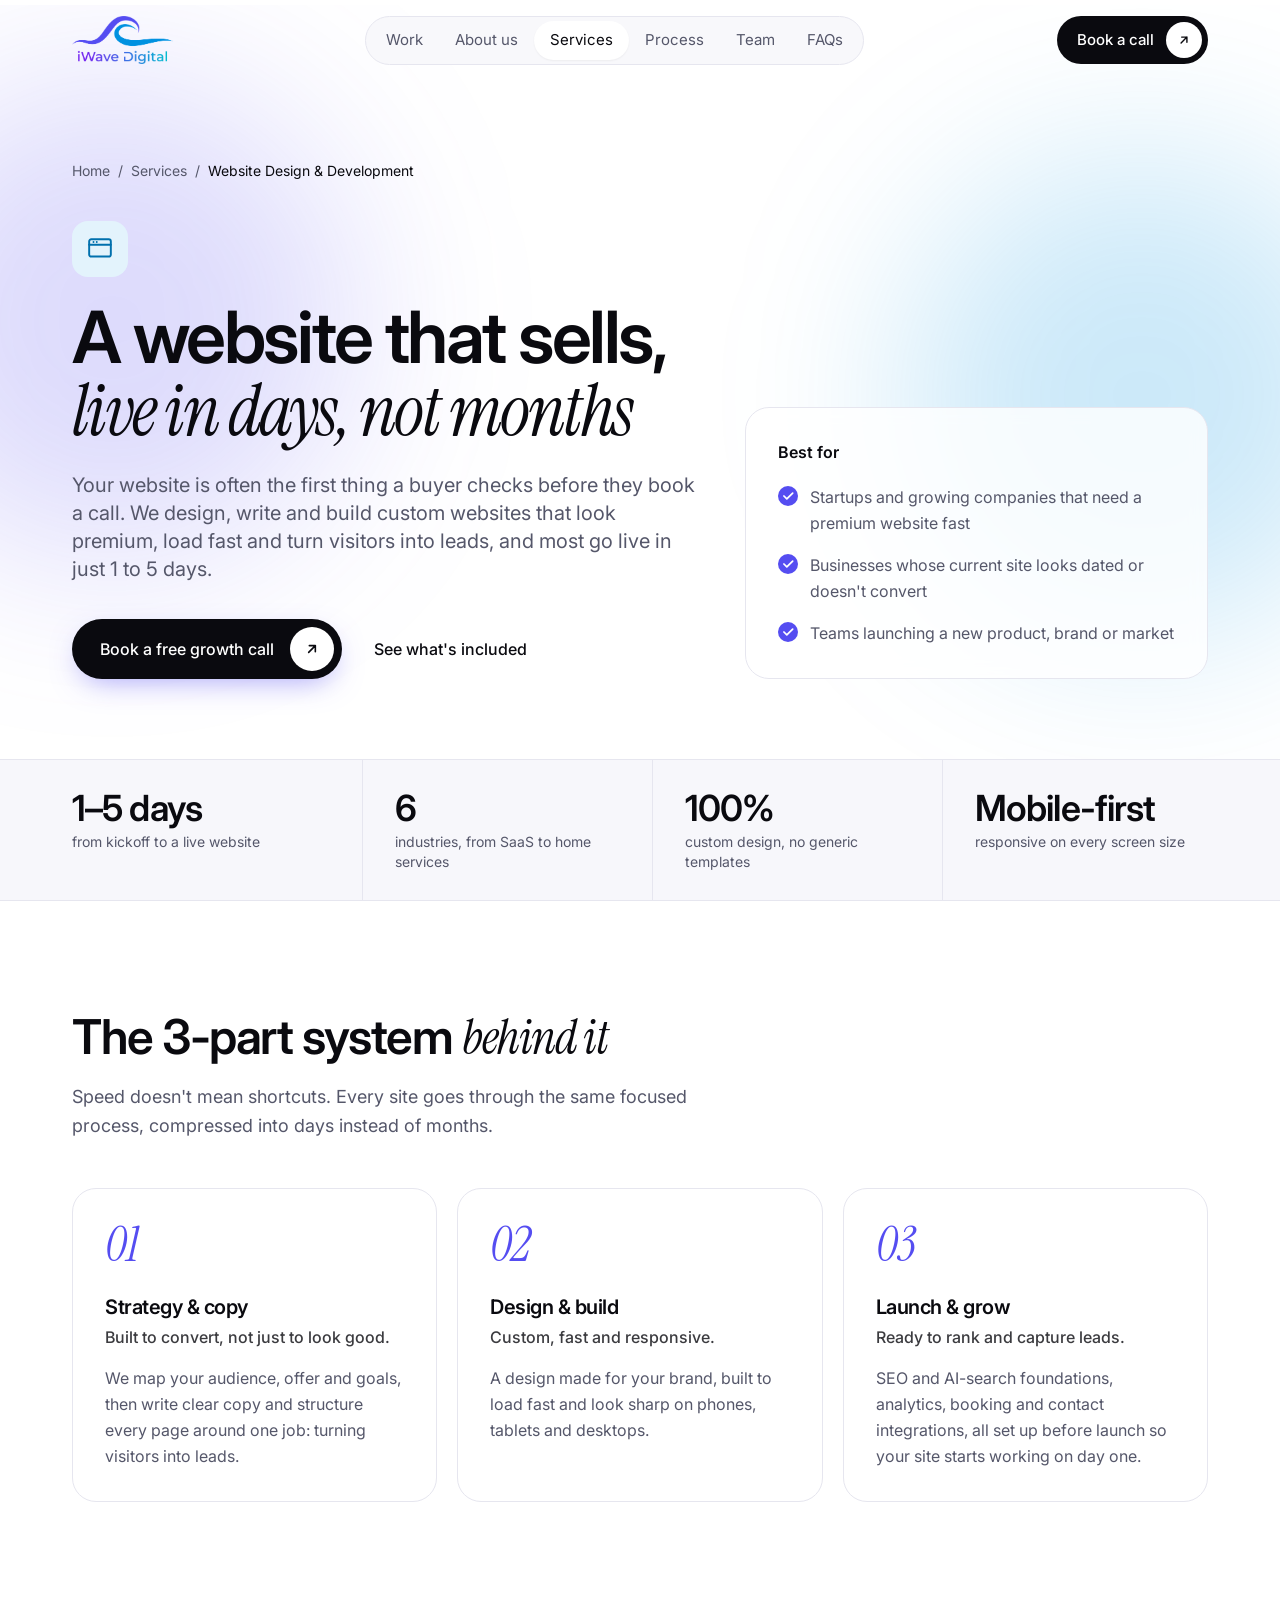
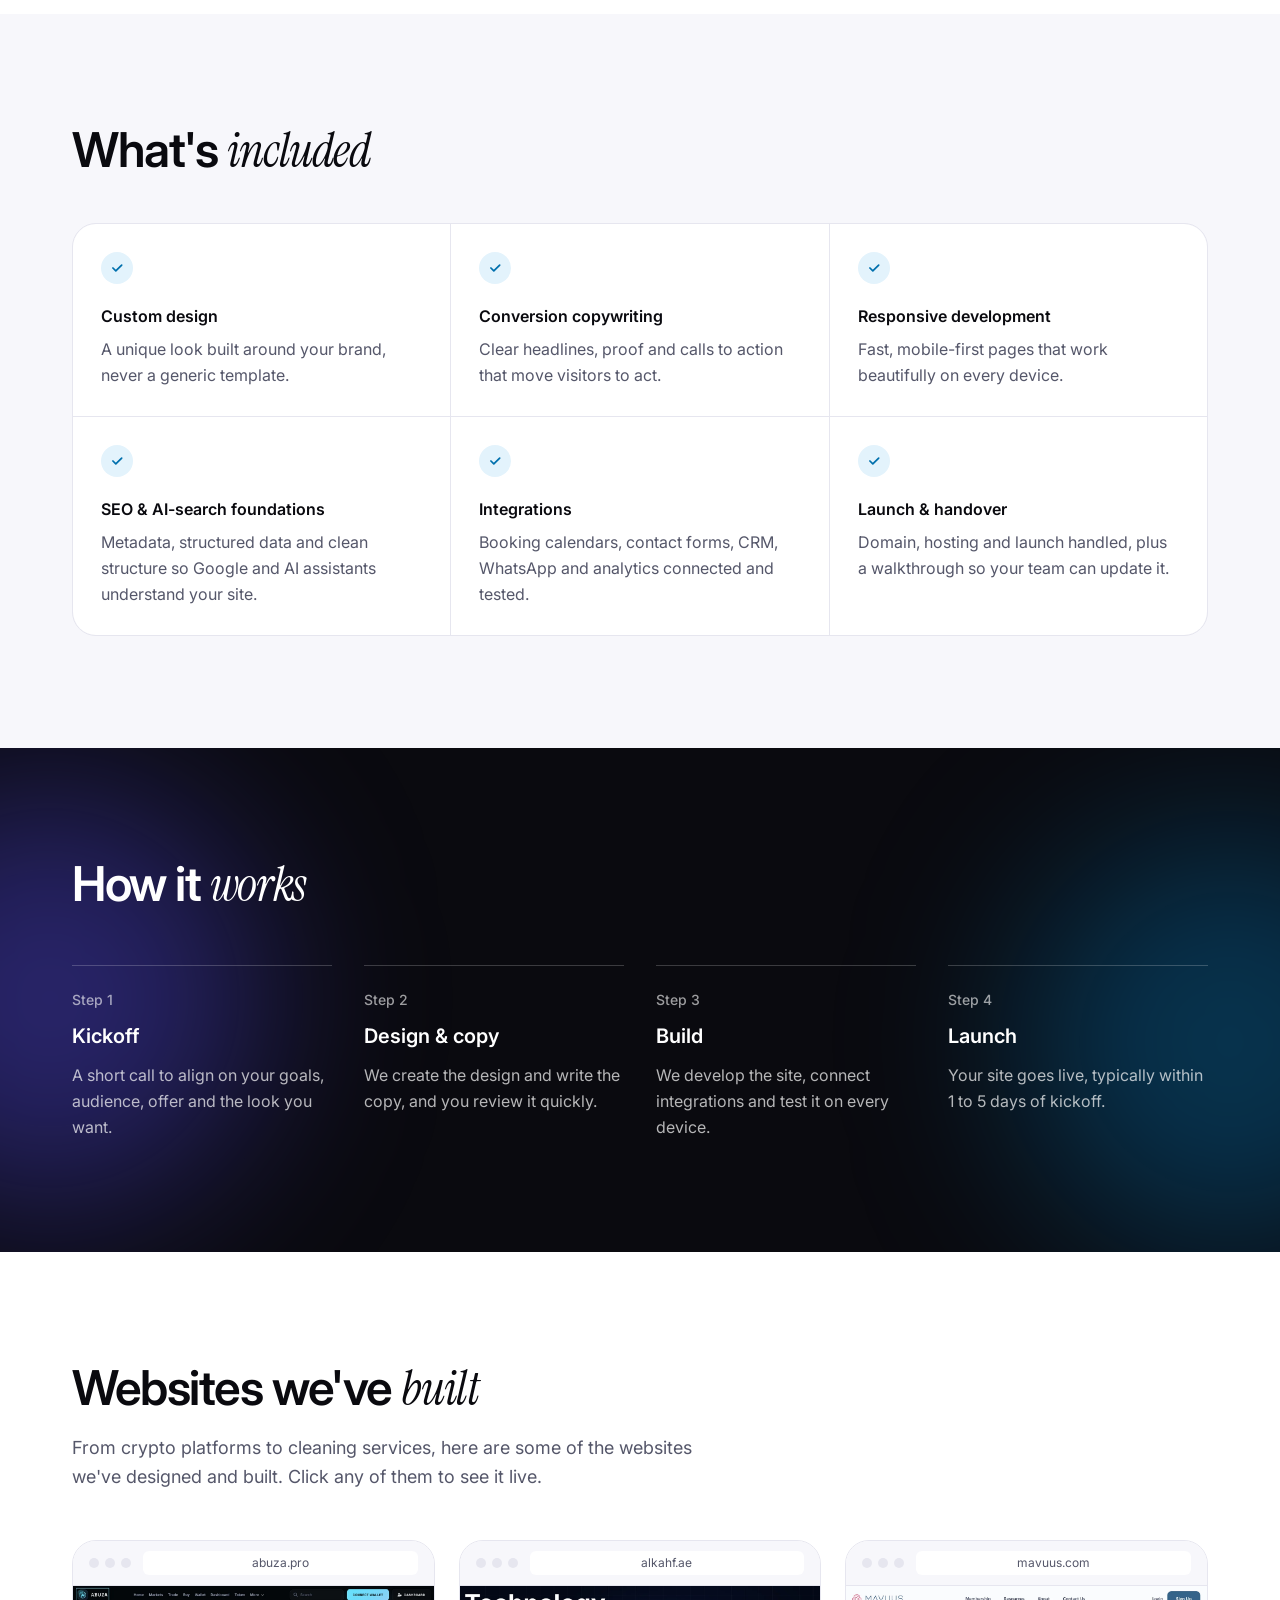
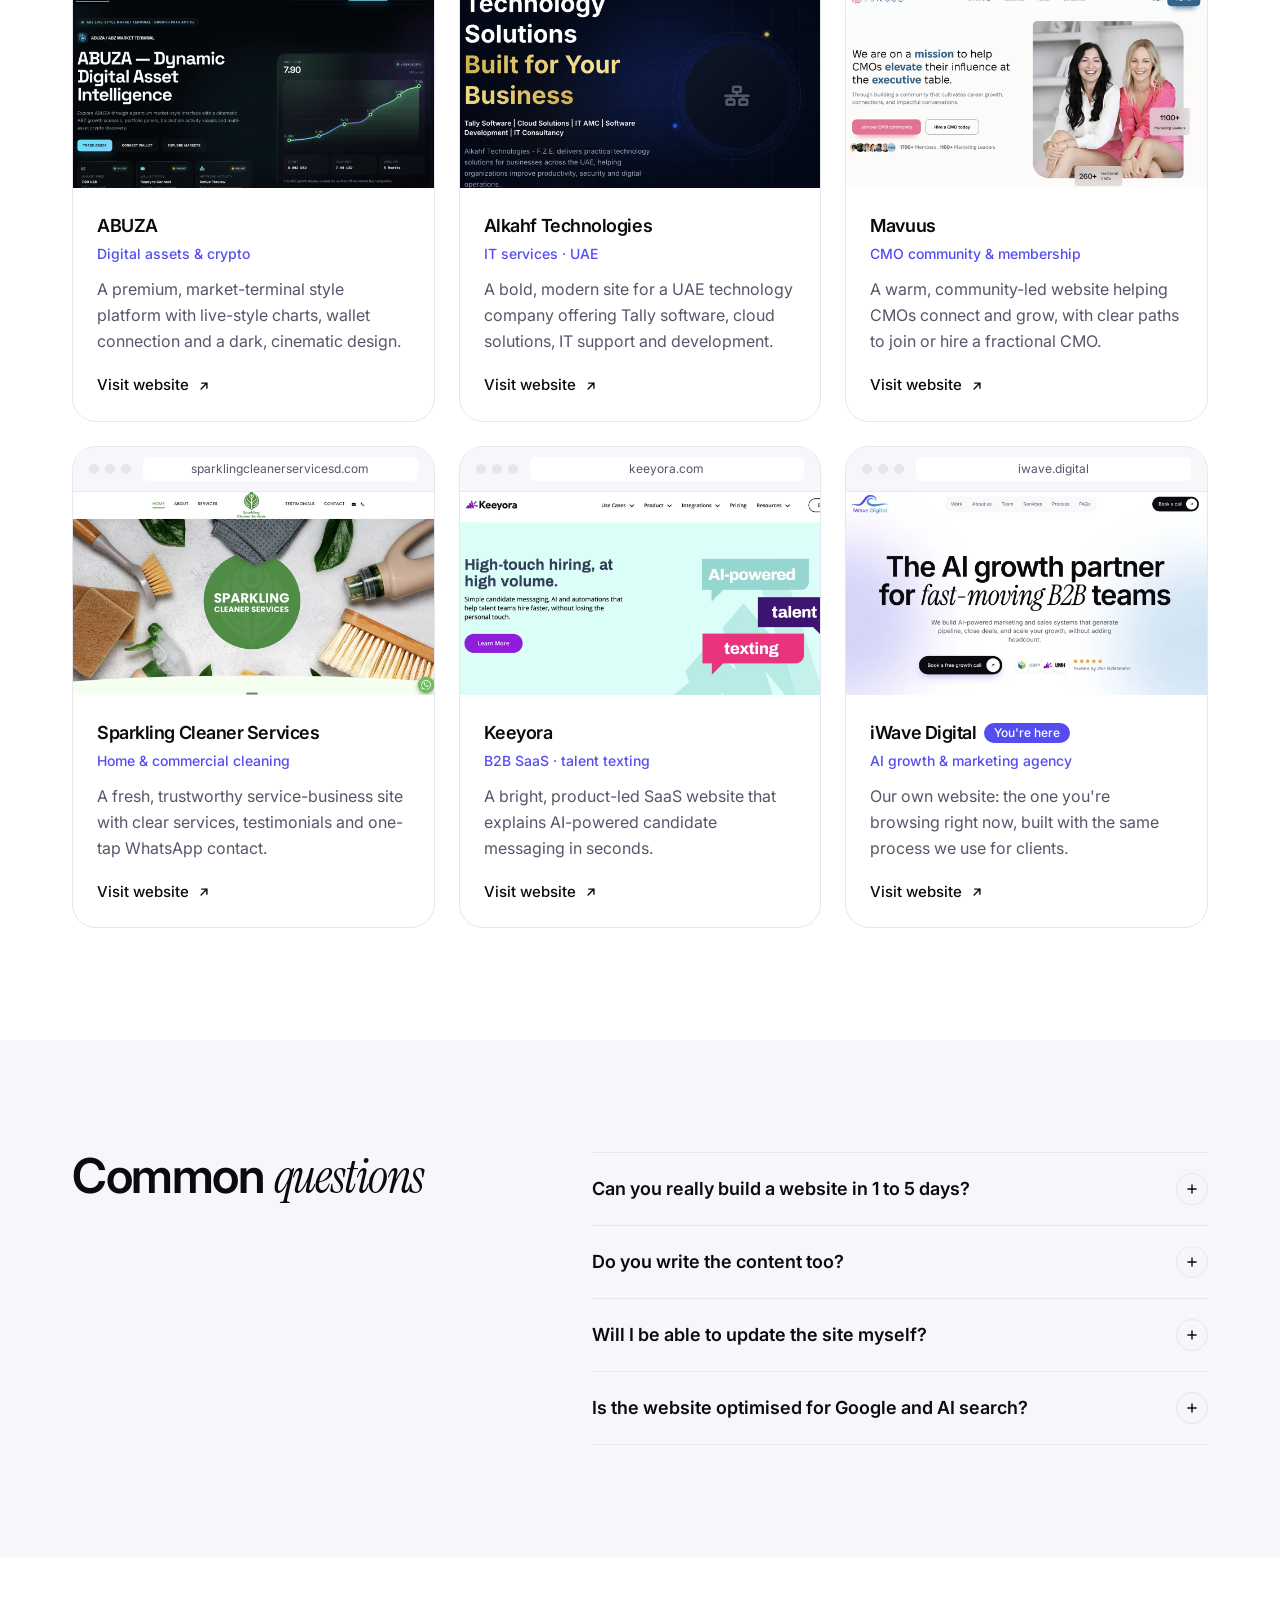
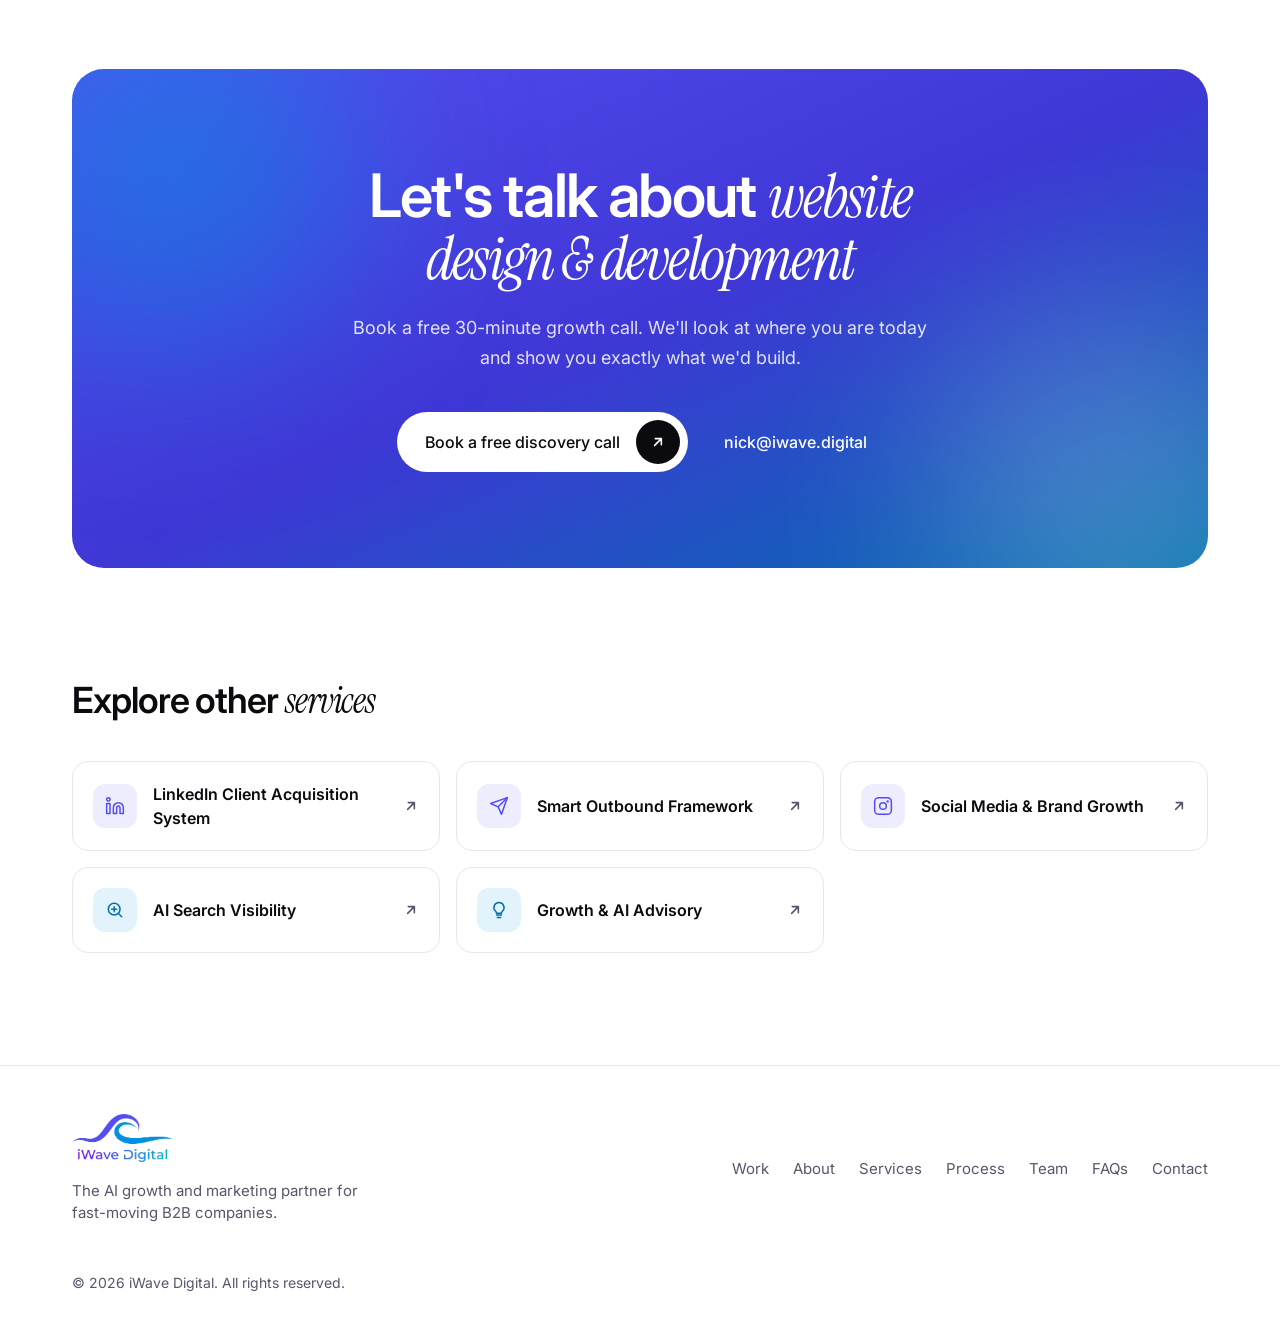
<file: services/website-design-development.html>
<!doctype html>
<html lang="en">
<head>
  <meta charset="utf-8" />
  <meta name="viewport" content="width=device-width, initial-scale=1" />
  <title>Website Design &amp; Development — iWave Digital</title>
  <meta name="description" content="Custom, conversion-focused websites designed, written and launched in 1 to 5 days, with SEO and AI-search foundations built in." />
  <!-- Generated by tools/build_services.py — edit the content there and re-run the script. -->
  <link rel="canonical" href="https://www.iwave.digital/services/website-design-development.html" />
  <meta name="theme-color" content="#554DF1" />
  <link rel="icon" href="../favicon.ico" sizes="any" />
  <link rel="icon" type="image/png" sizes="32x32" href="../favicon-32x32.png" />
  <link rel="icon" type="image/png" sizes="16x16" href="../favicon-16x16.png" />
  <link rel="apple-touch-icon" href="../apple-touch-icon.png" />
  <link rel="manifest" href="../site.webmanifest" />

  <meta property="og:type" content="website" />
  <meta property="og:site_name" content="iWave Digital" />
  <meta property="og:title" content="Website Design &amp; Development — iWave Digital" />
  <meta property="og:description" content="Custom, conversion-focused websites designed, written and launched in 1 to 5 days, with SEO and AI-search foundations built in." />
  <meta property="og:url" content="https://www.iwave.digital/services/website-design-development.html" />
  <meta property="og:image" content="https://www.iwave.digital/assets/og-image.jpg" />
  <meta property="og:image:width" content="1200" />
  <meta property="og:image:height" content="630" />
  <meta name="twitter:card" content="summary_large_image" />
  <meta name="twitter:title" content="Website Design &amp; Development — iWave Digital" />
  <meta name="twitter:description" content="Custom, conversion-focused websites designed, written and launched in 1 to 5 days, with SEO and AI-search foundations built in." />
  <meta name="twitter:image" content="https://www.iwave.digital/assets/og-image.jpg" />

  <link rel="preconnect" href="https://fonts.googleapis.com" />
  <link rel="preconnect" href="https://fonts.gstatic.com" crossorigin />
  <link href="https://fonts.googleapis.com/css2?family=Inter:wght@400;500;600;700&family=Instrument+Serif:ital@0;1&display=swap" rel="stylesheet" />
  <link rel="stylesheet" href="../assets/tailwind.css" />
  <link rel="stylesheet" href="../assets/site.css" />
  <script type="application/ld+json">{"@context": "https://schema.org", "@type": "Service", "name": "Website Design & Development", "description": "Custom, conversion-focused websites designed, written and launched in 1 to 5 days, with SEO and AI-search foundations built in.", "url": "https://www.iwave.digital/services/website-design-development.html", "provider": {"@type": "Organization", "name": "iWave Digital", "url": "https://www.iwave.digital/"}}</script>
  <script type="application/ld+json">{"@context": "https://schema.org", "@type": "FAQPage", "mainEntity": [{"@type": "Question", "name": "Can you really build a website in 1 to 5 days?", "acceptedAnswer": {"@type": "Answer", "text": "Yes. Most of our websites go live within 1 to 5 days of kickoff. Simpler sites can launch in a single day, and larger sites with more pages or integrations take closer to five."}}, {"@type": "Question", "name": "Do you write the content too?", "acceptedAnswer": {"@type": "Answer", "text": "Yes. We write conversion-focused copy based on a short kickoff call, so you don't have to start from a blank page. You review and approve everything before launch."}}, {"@type": "Question", "name": "Will I be able to update the site myself?", "acceptedAnswer": {"@type": "Answer", "text": "Yes. We hand over a site your team can edit, plus a walkthrough of how to make common updates."}}, {"@type": "Question", "name": "Is the website optimised for Google and AI search?", "acceptedAnswer": {"@type": "Answer", "text": "Every site includes SEO and AI-search foundations like metadata, structured data and clean page structure. For deeper optimisation, pair it with our AI Search Visibility service."}}]}</script>
  <script type="application/ld+json">{"@context": "https://schema.org", "@type": "BreadcrumbList", "itemListElement": [{"@type": "ListItem", "position": 1, "name": "Home", "item": "https://www.iwave.digital/"}, {"@type": "ListItem", "position": 2, "name": "Services", "item": "https://www.iwave.digital/#services"}, {"@type": "ListItem", "position": 3, "name": "Website Design & Development", "item": "https://www.iwave.digital/services/website-design-development.html"}]}</script>
</head>

<body class="bg-white font-sans text-ink">
  <a href="#main" class="sr-only focus:not-sr-only focus:fixed focus:left-4 focus:top-4 focus:z-[100] focus:rounded-full focus:bg-ink focus:px-4 focus:py-2 focus:text-white">Skip to content</a>

  <header id="top" class="sticky top-0 z-50 transition-colors" data-header>
    <div class="mx-auto flex max-w-site items-center justify-between gap-4 px-4 py-4 sm:px-6 lg:px-8">
      <a href="../index.html" class="flex shrink-0 items-center">
        <img src="../assets/iwave-logo.png" alt="iWave Digital" width="101" height="48" class="h-10 w-auto sm:h-12" />
      </a>
      <nav aria-label="Primary" class="hidden lg:block">
        <ul class="flex items-center rounded-full border border-line bg-surface/80 p-1 text-[15px] backdrop-blur">
          <li><a href="../index.html#work" class="nav-link block rounded-full px-4 py-2 transition hover:text-ink text-muted">Work</a></li>
          <li><a href="../index.html#about" class="nav-link block rounded-full px-4 py-2 transition hover:text-ink text-muted">About us</a></li>
          <li><a href="../index.html#services" class="nav-link block rounded-full px-4 py-2 transition hover:text-ink bg-white text-ink shadow-sm" aria-current="true">Services</a></li>
          <li><a href="../index.html#process" class="nav-link block rounded-full px-4 py-2 transition hover:text-ink text-muted">Process</a></li>
          <li><a href="../index.html#team" class="nav-link block rounded-full px-4 py-2 transition hover:text-ink text-muted">Team</a></li>
          <li><a href="../index.html#faq" class="nav-link block rounded-full px-4 py-2 transition hover:text-ink text-muted">FAQs</a></li>
        </ul>
      </nav>
      <div class="flex items-center gap-2">
        <a href="https://cal.com/iwave-digital/discovery-call" target="_blank" rel="noopener" class="group hidden items-center gap-3 rounded-full bg-ink py-1.5 pl-5 pr-1.5 text-[15px] font-medium text-white transition hover:bg-brand sm:inline-flex">
          Book a call
          <span class="flex h-9 w-9 items-center justify-center rounded-full bg-white text-ink transition group-hover:rotate-45" aria-hidden="true"><svg width="14" height="14" viewBox="0 0 24 24" fill="none" stroke="currentColor" stroke-width="2.4" stroke-linecap="round" stroke-linejoin="round"><path d="M7 17 17 7M8 7h9v9"/></svg></span>
        </a>
        <a href="https://cal.com/iwave-digital/discovery-call" target="_blank" rel="noopener" class="inline-flex h-11 items-center rounded-full bg-ink px-4 text-sm font-medium text-white transition hover:bg-brand sm:hidden">Book a call</a>
        <button type="button" class="flex h-11 w-11 items-center justify-center rounded-full border border-line bg-white lg:hidden" aria-controls="mobile-menu" aria-expanded="false" aria-label="Open menu" data-menu-btn>
          <svg width="20" height="20" viewBox="0 0 24 24" fill="none" stroke="currentColor" stroke-width="2" stroke-linecap="round" aria-hidden="true"><path d="M4 7h16M4 12h16M4 17h16"/></svg>
        </button>
      </div>
    </div>
    <div id="mobile-menu" class="hidden border-t border-line bg-white px-4 pb-6 pt-2 lg:hidden" data-menu>
      <ul class="flex flex-col text-lg">
        <li><a href="../index.html#work" class="block border-b border-line py-3">Work</a></li>
        <li><a href="../index.html#about" class="block border-b border-line py-3">About us</a></li>
        <li><a href="../index.html#services" class="block border-b border-line py-3">Services</a></li>
        <li><a href="../index.html#process" class="block border-b border-line py-3">Process</a></li>
        <li><a href="../index.html#team" class="block border-b border-line py-3">Team</a></li>
        <li><a href="../index.html#faq" class="block border-b border-line py-3">FAQs</a></li>
      </ul>
      <a href="https://cal.com/iwave-digital/discovery-call" target="_blank" rel="noopener" class="mt-5 flex items-center justify-center rounded-full bg-ink py-3.5 font-medium text-white">Book a call</a>
    </div>
  </header>

  <main id="main">
    <!-- ============ HERO ============ -->
    <section class="relative -mt-[76px] overflow-hidden pt-[76px]">
      <div class="glow left-[-10%] top-[10%] h-[480px] w-[480px] bg-brand/20" aria-hidden="true"></div>
      <div class="glow right-[-8%] top-[20%] h-[480px] w-[480px] bg-sky/20" aria-hidden="true"></div>
      <div class="relative mx-auto grid max-w-site gap-10 px-4 pb-14 pt-10 sm:gap-12 sm:px-6 sm:pb-20 sm:pt-20 lg:grid-cols-[1.35fr_1fr] lg:items-end lg:px-8">
        <div>
          <nav aria-label="Breadcrumb" class="text-sm text-muted">
            <ol class="flex flex-wrap items-center gap-2">
              <li><a href="../index.html" class="hover:text-ink">Home</a></li>
              <li aria-hidden="true">/</li>
              <li><a href="../index.html#services" class="hover:text-ink">Services</a></li>
              <li aria-hidden="true">/</li>
              <li class="text-ink" aria-current="page">Website Design &amp; Development</li>
            </ol>
          </nav>
          <span class="rise mt-10 flex h-14 w-14 items-center justify-center rounded-2xl bg-sky-soft text-sky-dark" aria-hidden="true"><svg width="26" height="26" viewBox="0 0 24 24" fill="none" stroke="currentColor" stroke-width="1.8" stroke-linecap="round" stroke-linejoin="round"><rect x="2" y="3" width="20" height="16" rx="2"/><path d="M2 8h20M6 5.5h.01M9 5.5h.01"/></svg></span>
          <h1 class="rise rise-2 mt-6 text-[42px] font-semibold leading-[1.04] tracking-[-0.035em] sm:text-6xl lg:text-7xl">A website that sells, <span class="font-serif font-normal italic">live in days, not months</span></h1>
          <p class="rise rise-3 mt-6 max-w-2xl text-lg leading-relaxed text-muted sm:text-xl">Your website is often the first thing a buyer checks before they book a call. We design, write and build custom websites that look premium, load fast and turn visitors into leads, and most go live in just 1 to 5 days.</p>
          <div class="rise rise-4 mt-9 flex flex-col gap-4 sm:flex-row sm:items-center">
            <a href="https://cal.com/iwave-digital/discovery-call" target="_blank" rel="noopener" class="group inline-flex items-center gap-4 self-start rounded-full bg-ink py-2 pl-7 pr-2 font-medium text-white shadow-[0_10px_30px_-10px_rgba(85,77,241,.55)] transition hover:bg-brand">
              Book a free growth call
              <span class="flex h-11 w-11 items-center justify-center rounded-full bg-white text-ink transition group-hover:rotate-45" aria-hidden="true"><svg width="16" height="16" viewBox="0 0 24 24" fill="none" stroke="currentColor" stroke-width="2.4" stroke-linecap="round" stroke-linejoin="round"><path d="M7 17 17 7M8 7h9v9"/></svg></span>
            </a>
            <a href="#included" class="inline-flex h-11 items-center self-start rounded-full px-4 font-medium text-ink underline-offset-4 hover:underline sm:self-auto">See what's included</a>
          </div>
        </div>
        <aside class="rise rise-4 rounded-3xl border border-line bg-white/80 p-8 backdrop-blur">
          <h2 class="font-semibold">Best for</h2>
          <ul class="mt-5 space-y-4 leading-relaxed text-muted">
              <li class="flex gap-3"><span class="mt-0.5 flex h-5 w-5 shrink-0 items-center justify-center rounded-full bg-brand text-white" aria-hidden="true"><svg width="14" height="14" viewBox="0 0 24 24" fill="none" stroke="currentColor" stroke-width="3" stroke-linecap="round" stroke-linejoin="round"><path d="m5 12 5 5L20 7"/></svg></span><span>Startups and growing companies that need a premium website fast</span></li>
              <li class="flex gap-3"><span class="mt-0.5 flex h-5 w-5 shrink-0 items-center justify-center rounded-full bg-brand text-white" aria-hidden="true"><svg width="14" height="14" viewBox="0 0 24 24" fill="none" stroke="currentColor" stroke-width="3" stroke-linecap="round" stroke-linejoin="round"><path d="m5 12 5 5L20 7"/></svg></span><span>Businesses whose current site looks dated or doesn&#x27;t convert</span></li>
              <li class="flex gap-3"><span class="mt-0.5 flex h-5 w-5 shrink-0 items-center justify-center rounded-full bg-brand text-white" aria-hidden="true"><svg width="14" height="14" viewBox="0 0 24 24" fill="none" stroke="currentColor" stroke-width="3" stroke-linecap="round" stroke-linejoin="round"><path d="m5 12 5 5L20 7"/></svg></span><span>Teams launching a new product, brand or market</span></li>
          </ul>
        </aside>
      </div>
    </section>


    <!-- ============ AT A GLANCE ============ -->
    <section aria-label="Website building at a glance" class="border-y border-line bg-surface">
      <div class="mx-auto max-w-site px-4 sm:px-6 lg:px-8">
        <dl class="grid grid-cols-2 gap-x-6 lg:grid-cols-4">
          <div class="py-6 sm:py-7 ">
            <dd class="text-3xl font-semibold tracking-tight sm:text-4xl">1–5 days</dd>
            <dt class="mt-1 text-sm text-muted">from kickoff to a live website</dt>
          </div>
          <div class="py-6 sm:py-7 lg:border-l lg:border-line lg:pl-8">
            <dd class="text-3xl font-semibold tracking-tight sm:text-4xl">6</dd>
            <dt class="mt-1 text-sm text-muted">industries, from SaaS to home services</dt>
          </div>
          <div class="py-6 sm:py-7 lg:border-l lg:border-line lg:pl-8">
            <dd class="text-3xl font-semibold tracking-tight sm:text-4xl">100%</dd>
            <dt class="mt-1 text-sm text-muted">custom design, no generic templates</dt>
          </div>
          <div class="py-6 sm:py-7 lg:border-l lg:border-line lg:pl-8">
            <dd class="text-3xl font-semibold tracking-tight sm:text-4xl">Mobile-first</dd>
            <dt class="mt-1 text-sm text-muted">responsive on every screen size</dt>
          </div>
        </dl>
      </div>
    </section>

    <!-- ============ SYSTEM ============ -->
    <section class="py-16 sm:py-28">
      <div class="mx-auto max-w-site px-4 sm:px-6 lg:px-8">
        <div class="max-w-2xl">
          <h2 class="text-4xl font-semibold tracking-[-0.03em] sm:text-5xl">The 3-part system <span class="font-serif font-normal italic">behind it</span></h2>
          <p class="mt-5 text-lg leading-relaxed text-muted">Speed doesn&#x27;t mean shortcuts. Every site goes through the same focused process, compressed into days instead of months.</p>
        </div>
        <ol class="mt-12 grid gap-5 lg:grid-cols-3">
          <li class="flex flex-col rounded-3xl border border-line bg-white p-8">
            <span class="font-serif text-5xl italic text-brand">01</span>
            <h3 class="mt-6 text-xl font-semibold tracking-tight">Strategy &amp; copy</h3>
            <p class="mt-1 font-medium text-ink/80">Built to convert, not just to look good.</p>
            <p class="mt-4 leading-relaxed text-muted">We map your audience, offer and goals, then write clear copy and structure every page around one job: turning visitors into leads.</p>
          </li>
          <li class="flex flex-col rounded-3xl border border-line bg-white p-8">
            <span class="font-serif text-5xl italic text-brand">02</span>
            <h3 class="mt-6 text-xl font-semibold tracking-tight">Design &amp; build</h3>
            <p class="mt-1 font-medium text-ink/80">Custom, fast and responsive.</p>
            <p class="mt-4 leading-relaxed text-muted">A design made for your brand, built to load fast and look sharp on phones, tablets and desktops.</p>
          </li>
          <li class="flex flex-col rounded-3xl border border-line bg-white p-8">
            <span class="font-serif text-5xl italic text-brand">03</span>
            <h3 class="mt-6 text-xl font-semibold tracking-tight">Launch &amp; grow</h3>
            <p class="mt-1 font-medium text-ink/80">Ready to rank and capture leads.</p>
            <p class="mt-4 leading-relaxed text-muted">SEO and AI-search foundations, analytics, booking and contact integrations, all set up before launch so your site starts working on day one.</p>
          </li>
        </ol>
      </div>
    </section>

    <!-- ============ INCLUDED ============ -->
    <section id="included" class="bg-surface py-16 sm:py-28">
      <div class="mx-auto max-w-site px-4 sm:px-6 lg:px-8">
        <h2 class="max-w-2xl text-4xl font-semibold tracking-[-0.03em] sm:text-5xl">What's <span class="font-serif font-normal italic">included</span></h2>
        <ul class="mt-12 grid gap-px overflow-hidden rounded-3xl border border-line bg-line sm:grid-cols-2 lg:grid-cols-3">
          <li class="bg-white p-7">
            <span class="flex h-8 w-8 items-center justify-center rounded-full bg-sky-soft text-sky-dark" aria-hidden="true"><svg width="14" height="14" viewBox="0 0 24 24" fill="none" stroke="currentColor" stroke-width="3" stroke-linecap="round" stroke-linejoin="round"><path d="m5 12 5 5L20 7"/></svg></span>
            <h3 class="mt-5 font-semibold">Custom design</h3>
            <p class="mt-2 leading-relaxed text-muted">A unique look built around your brand, never a generic template.</p>
          </li>
          <li class="bg-white p-7">
            <span class="flex h-8 w-8 items-center justify-center rounded-full bg-sky-soft text-sky-dark" aria-hidden="true"><svg width="14" height="14" viewBox="0 0 24 24" fill="none" stroke="currentColor" stroke-width="3" stroke-linecap="round" stroke-linejoin="round"><path d="m5 12 5 5L20 7"/></svg></span>
            <h3 class="mt-5 font-semibold">Conversion copywriting</h3>
            <p class="mt-2 leading-relaxed text-muted">Clear headlines, proof and calls to action that move visitors to act.</p>
          </li>
          <li class="bg-white p-7">
            <span class="flex h-8 w-8 items-center justify-center rounded-full bg-sky-soft text-sky-dark" aria-hidden="true"><svg width="14" height="14" viewBox="0 0 24 24" fill="none" stroke="currentColor" stroke-width="3" stroke-linecap="round" stroke-linejoin="round"><path d="m5 12 5 5L20 7"/></svg></span>
            <h3 class="mt-5 font-semibold">Responsive development</h3>
            <p class="mt-2 leading-relaxed text-muted">Fast, mobile-first pages that work beautifully on every device.</p>
          </li>
          <li class="bg-white p-7">
            <span class="flex h-8 w-8 items-center justify-center rounded-full bg-sky-soft text-sky-dark" aria-hidden="true"><svg width="14" height="14" viewBox="0 0 24 24" fill="none" stroke="currentColor" stroke-width="3" stroke-linecap="round" stroke-linejoin="round"><path d="m5 12 5 5L20 7"/></svg></span>
            <h3 class="mt-5 font-semibold">SEO &amp; AI-search foundations</h3>
            <p class="mt-2 leading-relaxed text-muted">Metadata, structured data and clean structure so Google and AI assistants understand your site.</p>
          </li>
          <li class="bg-white p-7">
            <span class="flex h-8 w-8 items-center justify-center rounded-full bg-sky-soft text-sky-dark" aria-hidden="true"><svg width="14" height="14" viewBox="0 0 24 24" fill="none" stroke="currentColor" stroke-width="3" stroke-linecap="round" stroke-linejoin="round"><path d="m5 12 5 5L20 7"/></svg></span>
            <h3 class="mt-5 font-semibold">Integrations</h3>
            <p class="mt-2 leading-relaxed text-muted">Booking calendars, contact forms, CRM, WhatsApp and analytics connected and tested.</p>
          </li>
          <li class="bg-white p-7">
            <span class="flex h-8 w-8 items-center justify-center rounded-full bg-sky-soft text-sky-dark" aria-hidden="true"><svg width="14" height="14" viewBox="0 0 24 24" fill="none" stroke="currentColor" stroke-width="3" stroke-linecap="round" stroke-linejoin="round"><path d="m5 12 5 5L20 7"/></svg></span>
            <h3 class="mt-5 font-semibold">Launch &amp; handover</h3>
            <p class="mt-2 leading-relaxed text-muted">Domain, hosting and launch handled, plus a walkthrough so your team can update it.</p>
          </li>
        </ul>
      </div>
    </section>

    <!-- ============ HOW IT WORKS ============ -->
    <section class="relative overflow-hidden bg-ink py-24 text-white sm:py-28">
      <div class="glow -left-40 top-10 h-[420px] w-[420px] bg-brand/40" aria-hidden="true"></div>
      <div class="glow -right-40 bottom-0 h-[420px] w-[420px] bg-sky/30" aria-hidden="true"></div>
      <div class="relative mx-auto max-w-site px-4 sm:px-6 lg:px-8">
        <h2 class="max-w-2xl text-4xl font-semibold tracking-[-0.03em] sm:text-5xl">How it <span class="font-serif font-normal italic">works</span></h2>
        <ol class="mt-14 grid gap-10 md:grid-cols-2 lg:grid-cols-4 lg:gap-8">
          <li class="border-t border-white/20 pt-6">
            <p class="text-sm font-medium text-white/60">Step 1</p>
            <h3 class="mt-3 text-xl font-semibold">Kickoff</h3>
            <p class="mt-3 leading-relaxed text-white/70">A short call to align on your goals, audience, offer and the look you want.</p>
          </li>
          <li class="border-t border-white/20 pt-6">
            <p class="text-sm font-medium text-white/60">Step 2</p>
            <h3 class="mt-3 text-xl font-semibold">Design &amp; copy</h3>
            <p class="mt-3 leading-relaxed text-white/70">We create the design and write the copy, and you review it quickly.</p>
          </li>
          <li class="border-t border-white/20 pt-6">
            <p class="text-sm font-medium text-white/60">Step 3</p>
            <h3 class="mt-3 text-xl font-semibold">Build</h3>
            <p class="mt-3 leading-relaxed text-white/70">We develop the site, connect integrations and test it on every device.</p>
          </li>
          <li class="border-t border-white/20 pt-6">
            <p class="text-sm font-medium text-white/60">Step 4</p>
            <h3 class="mt-3 text-xl font-semibold">Launch</h3>
            <p class="mt-3 leading-relaxed text-white/70">Your site goes live, typically within 1 to 5 days of kickoff.</p>
          </li>
        </ol>
      </div>
    </section>


    <!-- ============ PORTFOLIO ============ -->
    <section id="portfolio" class="py-16 sm:py-28">
      <div class="mx-auto max-w-site px-4 sm:px-6 lg:px-8">
        <div class="max-w-2xl">
          <h2 class="text-4xl font-semibold tracking-[-0.03em] sm:text-5xl">Websites we've <span class="font-serif font-normal italic">built</span></h2>
          <p class="mt-5 text-lg leading-relaxed text-muted">From crypto platforms to cleaning services, here are some of the websites we&#x27;ve designed and built. Click any of them to see it live.</p>
        </div>
        <div class="mt-12 grid gap-6 md:grid-cols-2 lg:grid-cols-3">
          <a href="https://www.abuza.pro/" target="_blank" rel="noopener" class="group flex flex-col overflow-hidden rounded-3xl border border-line bg-white transition hover:-translate-y-1 hover:shadow-[0_24px_60px_-34px_rgba(85,77,241,.55)]">
            <div class="flex items-center gap-3 border-b border-line bg-surface px-4 py-2.5">
              <span class="flex gap-1.5" aria-hidden="true"><span class="h-2.5 w-2.5 rounded-full bg-line"></span><span class="h-2.5 w-2.5 rounded-full bg-line"></span><span class="h-2.5 w-2.5 rounded-full bg-line"></span></span>
              <span class="flex-1 truncate rounded-md bg-white px-3 py-1 text-center text-xs text-muted">abuza.pro</span>
            </div>
            <div class="aspect-video overflow-hidden bg-surface">
              <img src="../assets/case-studies/websites/abuza.webp" alt="ABUZA homepage" width="1280" height="720" class="h-full w-full object-cover object-top transition duration-500 group-hover:scale-[1.03]" loading="lazy" />
            </div>
            <div class="flex flex-1 flex-col p-6">
              <div class="flex flex-wrap items-center gap-2">
                <h3 class="text-lg font-semibold tracking-tight">ABUZA</h3>
              </div>
              <p class="mt-1 text-sm font-medium text-brand">Digital assets &amp; crypto</p>
              <p class="mt-3 leading-relaxed text-muted">A premium, market-terminal style platform with live-style charts, wallet connection and a dark, cinematic design.</p>
              <span class="mt-auto inline-flex items-center gap-2 pt-5 text-[15px] font-medium">Visit website<span class="transition group-hover:translate-x-0.5 group-hover:-translate-y-0.5" aria-hidden="true"><svg width="14" height="14" viewBox="0 0 24 24" fill="none" stroke="currentColor" stroke-width="2.4" stroke-linecap="round" stroke-linejoin="round"><path d="M7 17 17 7M8 7h9v9"/></svg></span><span class="sr-only">(opens in a new tab)</span></span>
            </div>
          </a>
          <a href="https://www.alkahf.ae/" target="_blank" rel="noopener" class="group flex flex-col overflow-hidden rounded-3xl border border-line bg-white transition hover:-translate-y-1 hover:shadow-[0_24px_60px_-34px_rgba(85,77,241,.55)]">
            <div class="flex items-center gap-3 border-b border-line bg-surface px-4 py-2.5">
              <span class="flex gap-1.5" aria-hidden="true"><span class="h-2.5 w-2.5 rounded-full bg-line"></span><span class="h-2.5 w-2.5 rounded-full bg-line"></span><span class="h-2.5 w-2.5 rounded-full bg-line"></span></span>
              <span class="flex-1 truncate rounded-md bg-white px-3 py-1 text-center text-xs text-muted">alkahf.ae</span>
            </div>
            <div class="aspect-video overflow-hidden bg-surface">
              <img src="../assets/case-studies/websites/alkahf.webp" alt="Alkahf Technologies homepage" width="1280" height="720" class="h-full w-full object-cover object-top transition duration-500 group-hover:scale-[1.03]" loading="lazy" />
            </div>
            <div class="flex flex-1 flex-col p-6">
              <div class="flex flex-wrap items-center gap-2">
                <h3 class="text-lg font-semibold tracking-tight">Alkahf Technologies</h3>
              </div>
              <p class="mt-1 text-sm font-medium text-brand">IT services · UAE</p>
              <p class="mt-3 leading-relaxed text-muted">A bold, modern site for a UAE technology company offering Tally software, cloud solutions, IT support and development.</p>
              <span class="mt-auto inline-flex items-center gap-2 pt-5 text-[15px] font-medium">Visit website<span class="transition group-hover:translate-x-0.5 group-hover:-translate-y-0.5" aria-hidden="true"><svg width="14" height="14" viewBox="0 0 24 24" fill="none" stroke="currentColor" stroke-width="2.4" stroke-linecap="round" stroke-linejoin="round"><path d="M7 17 17 7M8 7h9v9"/></svg></span><span class="sr-only">(opens in a new tab)</span></span>
            </div>
          </a>
          <a href="https://www.mavuus.com/" target="_blank" rel="noopener" class="group flex flex-col overflow-hidden rounded-3xl border border-line bg-white transition hover:-translate-y-1 hover:shadow-[0_24px_60px_-34px_rgba(85,77,241,.55)]">
            <div class="flex items-center gap-3 border-b border-line bg-surface px-4 py-2.5">
              <span class="flex gap-1.5" aria-hidden="true"><span class="h-2.5 w-2.5 rounded-full bg-line"></span><span class="h-2.5 w-2.5 rounded-full bg-line"></span><span class="h-2.5 w-2.5 rounded-full bg-line"></span></span>
              <span class="flex-1 truncate rounded-md bg-white px-3 py-1 text-center text-xs text-muted">mavuus.com</span>
            </div>
            <div class="aspect-video overflow-hidden bg-surface">
              <img src="../assets/case-studies/websites/mavuus.webp" alt="Mavuus homepage" width="1280" height="720" class="h-full w-full object-cover object-top transition duration-500 group-hover:scale-[1.03]" loading="lazy" />
            </div>
            <div class="flex flex-1 flex-col p-6">
              <div class="flex flex-wrap items-center gap-2">
                <h3 class="text-lg font-semibold tracking-tight">Mavuus</h3>
              </div>
              <p class="mt-1 text-sm font-medium text-brand">CMO community &amp; membership</p>
              <p class="mt-3 leading-relaxed text-muted">A warm, community-led website helping CMOs connect and grow, with clear paths to join or hire a fractional CMO.</p>
              <span class="mt-auto inline-flex items-center gap-2 pt-5 text-[15px] font-medium">Visit website<span class="transition group-hover:translate-x-0.5 group-hover:-translate-y-0.5" aria-hidden="true"><svg width="14" height="14" viewBox="0 0 24 24" fill="none" stroke="currentColor" stroke-width="2.4" stroke-linecap="round" stroke-linejoin="round"><path d="M7 17 17 7M8 7h9v9"/></svg></span><span class="sr-only">(opens in a new tab)</span></span>
            </div>
          </a>
          <a href="https://www.sparklingcleanerservicesd.com/" target="_blank" rel="noopener" class="group flex flex-col overflow-hidden rounded-3xl border border-line bg-white transition hover:-translate-y-1 hover:shadow-[0_24px_60px_-34px_rgba(85,77,241,.55)]">
            <div class="flex items-center gap-3 border-b border-line bg-surface px-4 py-2.5">
              <span class="flex gap-1.5" aria-hidden="true"><span class="h-2.5 w-2.5 rounded-full bg-line"></span><span class="h-2.5 w-2.5 rounded-full bg-line"></span><span class="h-2.5 w-2.5 rounded-full bg-line"></span></span>
              <span class="flex-1 truncate rounded-md bg-white px-3 py-1 text-center text-xs text-muted">sparklingcleanerservicesd.com</span>
            </div>
            <div class="aspect-video overflow-hidden bg-surface">
              <img src="../assets/case-studies/websites/sparkling.webp" alt="Sparkling Cleaner Services homepage" width="1280" height="720" class="h-full w-full object-cover object-top transition duration-500 group-hover:scale-[1.03]" loading="lazy" />
            </div>
            <div class="flex flex-1 flex-col p-6">
              <div class="flex flex-wrap items-center gap-2">
                <h3 class="text-lg font-semibold tracking-tight">Sparkling Cleaner Services</h3>
              </div>
              <p class="mt-1 text-sm font-medium text-brand">Home &amp; commercial cleaning</p>
              <p class="mt-3 leading-relaxed text-muted">A fresh, trustworthy service-business site with clear services, testimonials and one-tap WhatsApp contact.</p>
              <span class="mt-auto inline-flex items-center gap-2 pt-5 text-[15px] font-medium">Visit website<span class="transition group-hover:translate-x-0.5 group-hover:-translate-y-0.5" aria-hidden="true"><svg width="14" height="14" viewBox="0 0 24 24" fill="none" stroke="currentColor" stroke-width="2.4" stroke-linecap="round" stroke-linejoin="round"><path d="M7 17 17 7M8 7h9v9"/></svg></span><span class="sr-only">(opens in a new tab)</span></span>
            </div>
          </a>
          <a href="https://www.keeyora.com/" target="_blank" rel="noopener" class="group flex flex-col overflow-hidden rounded-3xl border border-line bg-white transition hover:-translate-y-1 hover:shadow-[0_24px_60px_-34px_rgba(85,77,241,.55)]">
            <div class="flex items-center gap-3 border-b border-line bg-surface px-4 py-2.5">
              <span class="flex gap-1.5" aria-hidden="true"><span class="h-2.5 w-2.5 rounded-full bg-line"></span><span class="h-2.5 w-2.5 rounded-full bg-line"></span><span class="h-2.5 w-2.5 rounded-full bg-line"></span></span>
              <span class="flex-1 truncate rounded-md bg-white px-3 py-1 text-center text-xs text-muted">keeyora.com</span>
            </div>
            <div class="aspect-video overflow-hidden bg-surface">
              <img src="../assets/case-studies/websites/keeyora.webp" alt="Keeyora homepage" width="1280" height="720" class="h-full w-full object-cover object-top transition duration-500 group-hover:scale-[1.03]" loading="lazy" />
            </div>
            <div class="flex flex-1 flex-col p-6">
              <div class="flex flex-wrap items-center gap-2">
                <h3 class="text-lg font-semibold tracking-tight">Keeyora</h3>
              </div>
              <p class="mt-1 text-sm font-medium text-brand">B2B SaaS · talent texting</p>
              <p class="mt-3 leading-relaxed text-muted">A bright, product-led SaaS website that explains AI-powered candidate messaging in seconds.</p>
              <span class="mt-auto inline-flex items-center gap-2 pt-5 text-[15px] font-medium">Visit website<span class="transition group-hover:translate-x-0.5 group-hover:-translate-y-0.5" aria-hidden="true"><svg width="14" height="14" viewBox="0 0 24 24" fill="none" stroke="currentColor" stroke-width="2.4" stroke-linecap="round" stroke-linejoin="round"><path d="M7 17 17 7M8 7h9v9"/></svg></span><span class="sr-only">(opens in a new tab)</span></span>
            </div>
          </a>
          <a href="https://www.iwave.digital/" target="_blank" rel="noopener" class="group flex flex-col overflow-hidden rounded-3xl border border-line bg-white transition hover:-translate-y-1 hover:shadow-[0_24px_60px_-34px_rgba(85,77,241,.55)]">
            <div class="flex items-center gap-3 border-b border-line bg-surface px-4 py-2.5">
              <span class="flex gap-1.5" aria-hidden="true"><span class="h-2.5 w-2.5 rounded-full bg-line"></span><span class="h-2.5 w-2.5 rounded-full bg-line"></span><span class="h-2.5 w-2.5 rounded-full bg-line"></span></span>
              <span class="flex-1 truncate rounded-md bg-white px-3 py-1 text-center text-xs text-muted">iwave.digital</span>
            </div>
            <div class="aspect-video overflow-hidden bg-surface">
              <img src="../assets/case-studies/websites/iwave.webp" alt="iWave Digital homepage" width="1280" height="720" class="h-full w-full object-cover object-top transition duration-500 group-hover:scale-[1.03]" loading="lazy" />
            </div>
            <div class="flex flex-1 flex-col p-6">
              <div class="flex flex-wrap items-center gap-2">
                <h3 class="text-lg font-semibold tracking-tight">iWave Digital</h3><span class="rounded-full bg-brand px-2.5 py-0.5 text-xs font-medium text-white">You&#x27;re here</span>
              </div>
              <p class="mt-1 text-sm font-medium text-brand">AI growth &amp; marketing agency</p>
              <p class="mt-3 leading-relaxed text-muted">Our own website: the one you&#x27;re browsing right now, built with the same process we use for clients.</p>
              <span class="mt-auto inline-flex items-center gap-2 pt-5 text-[15px] font-medium">Visit website<span class="transition group-hover:translate-x-0.5 group-hover:-translate-y-0.5" aria-hidden="true"><svg width="14" height="14" viewBox="0 0 24 24" fill="none" stroke="currentColor" stroke-width="2.4" stroke-linecap="round" stroke-linejoin="round"><path d="M7 17 17 7M8 7h9v9"/></svg></span><span class="sr-only">(opens in a new tab)</span></span>
            </div>
          </a>
        </div>
      </div>
    </section>



    <!-- ============ FAQ ============ -->
    <section class="bg-surface py-16 sm:py-28">
      <div class="mx-auto grid max-w-site gap-12 px-4 sm:px-6 lg:grid-cols-[1fr_1.4fr] lg:gap-20 lg:px-8">
        <h2 class="text-4xl font-semibold tracking-[-0.03em] sm:text-5xl">Common <span class="font-serif font-normal italic">questions</span></h2>
        <div class="divide-y divide-line border-y border-line">
          <details class="group py-2">
            <summary class="flex min-h-[56px] cursor-pointer items-center justify-between gap-6 py-3 text-lg font-semibold">
              Can you really build a website in 1 to 5 days?
              <span class="faq-icon flex h-8 w-8 shrink-0 items-center justify-center rounded-full border border-line bg-surface transition" aria-hidden="true"><svg width="14" height="14" viewBox="0 0 24 24" fill="none" stroke="currentColor" stroke-width="2.4" stroke-linecap="round"><path d="M12 5v14M5 12h14"/></svg></span>
            </summary>
            <p class="max-w-prose pb-5 leading-relaxed text-muted">Yes. Most of our websites go live within 1 to 5 days of kickoff. Simpler sites can launch in a single day, and larger sites with more pages or integrations take closer to five.</p>
          </details>
          <details class="group py-2">
            <summary class="flex min-h-[56px] cursor-pointer items-center justify-between gap-6 py-3 text-lg font-semibold">
              Do you write the content too?
              <span class="faq-icon flex h-8 w-8 shrink-0 items-center justify-center rounded-full border border-line bg-surface transition" aria-hidden="true"><svg width="14" height="14" viewBox="0 0 24 24" fill="none" stroke="currentColor" stroke-width="2.4" stroke-linecap="round"><path d="M12 5v14M5 12h14"/></svg></span>
            </summary>
            <p class="max-w-prose pb-5 leading-relaxed text-muted">Yes. We write conversion-focused copy based on a short kickoff call, so you don&#x27;t have to start from a blank page. You review and approve everything before launch.</p>
          </details>
          <details class="group py-2">
            <summary class="flex min-h-[56px] cursor-pointer items-center justify-between gap-6 py-3 text-lg font-semibold">
              Will I be able to update the site myself?
              <span class="faq-icon flex h-8 w-8 shrink-0 items-center justify-center rounded-full border border-line bg-surface transition" aria-hidden="true"><svg width="14" height="14" viewBox="0 0 24 24" fill="none" stroke="currentColor" stroke-width="2.4" stroke-linecap="round"><path d="M12 5v14M5 12h14"/></svg></span>
            </summary>
            <p class="max-w-prose pb-5 leading-relaxed text-muted">Yes. We hand over a site your team can edit, plus a walkthrough of how to make common updates.</p>
          </details>
          <details class="group py-2">
            <summary class="flex min-h-[56px] cursor-pointer items-center justify-between gap-6 py-3 text-lg font-semibold">
              Is the website optimised for Google and AI search?
              <span class="faq-icon flex h-8 w-8 shrink-0 items-center justify-center rounded-full border border-line bg-surface transition" aria-hidden="true"><svg width="14" height="14" viewBox="0 0 24 24" fill="none" stroke="currentColor" stroke-width="2.4" stroke-linecap="round"><path d="M12 5v14M5 12h14"/></svg></span>
            </summary>
            <p class="max-w-prose pb-5 leading-relaxed text-muted">Every site includes SEO and AI-search foundations like metadata, structured data and clean page structure. For deeper optimisation, pair it with our AI Search Visibility service.</p>
          </details>
        </div>
      </div>
    </section>

    <!-- ============ CONTACT ============ -->
    <section id="contact" class="py-16 sm:py-28">
      <div class="mx-auto max-w-site px-4 sm:px-6 lg:px-8">
        <div class="relative overflow-hidden rounded-[32px] bg-gradient-to-br from-brand via-brand-dark to-sky-dark px-6 py-20 text-center text-white sm:px-12 sm:py-24">
          <div class="glow -left-20 -top-20 h-[360px] w-[360px] bg-sky/50" aria-hidden="true"></div>
          <div class="glow -bottom-24 -right-20 h-[360px] w-[360px] bg-white/20" aria-hidden="true"></div>
          <div class="relative">
            <h2 class="mx-auto max-w-3xl text-4xl font-semibold tracking-[-0.03em] sm:text-6xl">Let's talk about <span class="font-serif font-normal italic">website design &amp; development</span></h2>
            <p class="mx-auto mt-6 max-w-xl text-lg leading-relaxed text-white/85">Book a free 30-minute growth call. We'll look at where you are today and show you exactly what we'd build.</p>
            <div class="mt-10 flex flex-col items-center justify-center gap-5 sm:flex-row">
              <a href="https://cal.com/iwave-digital/discovery-call" target="_blank" rel="noopener" class="group inline-flex items-center gap-4 rounded-full bg-white py-2 pl-7 pr-2 font-medium text-ink transition hover:bg-ink hover:text-white">
                Book a free discovery call
                <span class="flex h-11 w-11 items-center justify-center rounded-full bg-ink text-white transition group-hover:rotate-45 group-hover:bg-white group-hover:text-ink" aria-hidden="true"><svg width="16" height="16" viewBox="0 0 24 24" fill="none" stroke="currentColor" stroke-width="2.4" stroke-linecap="round" stroke-linejoin="round"><path d="M7 17 17 7M8 7h9v9"/></svg></span>
              </a>
              <a href="mailto:nick@iwave.digital" class="inline-flex h-11 items-center rounded-full px-4 font-medium text-white underline-offset-4 hover:underline">nick@iwave.digital</a>
            </div>
          </div>
        </div>
      </div>
    </section>

    <!-- ============ OTHER SERVICES ============ -->
    <section class="pb-16 sm:pb-28">
      <div class="mx-auto max-w-site px-4 sm:px-6 lg:px-8">
        <h2 class="text-3xl font-semibold tracking-[-0.03em] sm:text-4xl">Explore other <span class="font-serif font-normal italic">services</span></h2>
        <div class="mt-10 grid gap-4 md:grid-cols-2 lg:grid-cols-3">
          <a href="linkedin-client-acquisition.html" class="group flex items-center gap-4 rounded-2xl border border-line bg-white p-5 transition hover:border-brand/40 hover:bg-brand-soft/40">
            <span class="flex h-11 w-11 shrink-0 items-center justify-center rounded-xl bg-brand-soft text-brand" aria-hidden="true"><svg width="20" height="20" viewBox="0 0 24 24" fill="none" stroke="currentColor" stroke-width="1.8" stroke-linecap="round" stroke-linejoin="round"><path d="M16 8a6 6 0 0 1 6 6v7h-4v-7a2 2 0 0 0-4 0v7h-4v-7a6 6 0 0 1 6-6z"/><rect x="2" y="9" width="4" height="12"/><circle cx="4" cy="4" r="2"/></svg></span>
            <span class="flex-1 font-semibold">LinkedIn Client Acquisition System</span>
            <span class="text-muted transition group-hover:translate-x-0.5 group-hover:text-brand" aria-hidden="true"><svg width="16" height="16" viewBox="0 0 24 24" fill="none" stroke="currentColor" stroke-width="2.4" stroke-linecap="round" stroke-linejoin="round"><path d="M7 17 17 7M8 7h9v9"/></svg></span>
          </a>
          <a href="smart-outbound-framework.html" class="group flex items-center gap-4 rounded-2xl border border-line bg-white p-5 transition hover:border-brand/40 hover:bg-brand-soft/40">
            <span class="flex h-11 w-11 shrink-0 items-center justify-center rounded-xl bg-brand-soft text-brand" aria-hidden="true"><svg width="20" height="20" viewBox="0 0 24 24" fill="none" stroke="currentColor" stroke-width="1.8" stroke-linecap="round" stroke-linejoin="round"><path d="M22 2 11 13"/><path d="M22 2 15 22l-4-9-9-4z"/></svg></span>
            <span class="flex-1 font-semibold">Smart Outbound Framework</span>
            <span class="text-muted transition group-hover:translate-x-0.5 group-hover:text-brand" aria-hidden="true"><svg width="16" height="16" viewBox="0 0 24 24" fill="none" stroke="currentColor" stroke-width="2.4" stroke-linecap="round" stroke-linejoin="round"><path d="M7 17 17 7M8 7h9v9"/></svg></span>
          </a>
          <a href="social-media-brand-growth.html" class="group flex items-center gap-4 rounded-2xl border border-line bg-white p-5 transition hover:border-brand/40 hover:bg-brand-soft/40">
            <span class="flex h-11 w-11 shrink-0 items-center justify-center rounded-xl bg-brand-soft text-brand" aria-hidden="true"><svg width="20" height="20" viewBox="0 0 24 24" fill="none" stroke="currentColor" stroke-width="1.8" stroke-linecap="round" stroke-linejoin="round"><rect x="2" y="2" width="20" height="20" rx="5"/><circle cx="12" cy="12" r="4"/><circle cx="17.5" cy="6.5" r="0.6"/></svg></span>
            <span class="flex-1 font-semibold">Social Media &amp; Brand Growth</span>
            <span class="text-muted transition group-hover:translate-x-0.5 group-hover:text-brand" aria-hidden="true"><svg width="16" height="16" viewBox="0 0 24 24" fill="none" stroke="currentColor" stroke-width="2.4" stroke-linecap="round" stroke-linejoin="round"><path d="M7 17 17 7M8 7h9v9"/></svg></span>
          </a>
          <a href="ai-search-visibility.html" class="group flex items-center gap-4 rounded-2xl border border-line bg-white p-5 transition hover:border-brand/40 hover:bg-brand-soft/40">
            <span class="flex h-11 w-11 shrink-0 items-center justify-center rounded-xl bg-sky-soft text-sky-dark" aria-hidden="true"><svg width="20" height="20" viewBox="0 0 24 24" fill="none" stroke="currentColor" stroke-width="1.8" stroke-linecap="round" stroke-linejoin="round"><circle cx="11" cy="11" r="7"/><path d="m20 20-3.5-3.5"/><path d="M11 8v6M8 11h6"/></svg></span>
            <span class="flex-1 font-semibold">AI Search Visibility</span>
            <span class="text-muted transition group-hover:translate-x-0.5 group-hover:text-brand" aria-hidden="true"><svg width="16" height="16" viewBox="0 0 24 24" fill="none" stroke="currentColor" stroke-width="2.4" stroke-linecap="round" stroke-linejoin="round"><path d="M7 17 17 7M8 7h9v9"/></svg></span>
          </a>
          <a href="growth-ai-advisory.html" class="group flex items-center gap-4 rounded-2xl border border-line bg-white p-5 transition hover:border-brand/40 hover:bg-brand-soft/40">
            <span class="flex h-11 w-11 shrink-0 items-center justify-center rounded-xl bg-sky-soft text-sky-dark" aria-hidden="true"><svg width="20" height="20" viewBox="0 0 24 24" fill="none" stroke="currentColor" stroke-width="1.8" stroke-linecap="round" stroke-linejoin="round"><path d="M9 18h6M10 21h4"/><path d="M12 3a6 6 0 0 0-4 10.5c.7.7 1 1.5 1 2.5h6c0-1 .3-1.8 1-2.5A6 6 0 0 0 12 3z"/></svg></span>
            <span class="flex-1 font-semibold">Growth &amp; AI Advisory</span>
            <span class="text-muted transition group-hover:translate-x-0.5 group-hover:text-brand" aria-hidden="true"><svg width="16" height="16" viewBox="0 0 24 24" fill="none" stroke="currentColor" stroke-width="2.4" stroke-linecap="round" stroke-linejoin="round"><path d="M7 17 17 7M8 7h9v9"/></svg></span>
          </a>
        </div>
      </div>
    </section>
  </main>

  <footer class="border-t border-line">
    <div class="mx-auto flex max-w-site flex-col gap-8 px-4 py-12 sm:px-6 md:flex-row md:items-center md:justify-between lg:px-8">
      <div>
        <a href="../index.html" class="inline-flex">
          <img src="../assets/iwave-logo.png" alt="iWave Digital" width="101" height="48" class="h-12 w-auto" loading="lazy" />
        </a>
        <p class="mt-3 max-w-xs text-[15px] text-muted">The AI growth and marketing partner for fast-moving B2B companies.</p>
      </div>
      <nav aria-label="Footer">
        <ul class="-my-3 flex flex-wrap gap-x-6 text-[15px] text-muted">
          <li><a href="../index.html#work" class="inline-block py-3 hover:text-ink">Work</a></li>
          <li><a href="../index.html#about" class="inline-block py-3 hover:text-ink">About</a></li>
          <li><a href="../index.html#services" class="inline-block py-3 hover:text-ink">Services</a></li>
          <li><a href="../index.html#process" class="inline-block py-3 hover:text-ink">Process</a></li>
          <li><a href="../index.html#team" class="inline-block py-3 hover:text-ink">Team</a></li>
          <li><a href="../index.html#faq" class="inline-block py-3 hover:text-ink">FAQs</a></li>
          <li><a href="../index.html#contact" class="inline-block py-3 hover:text-ink">Contact</a></li>
        </ul>
      </nav>
    </div>
    <div class="mx-auto max-w-site px-4 pb-10 text-sm text-muted sm:px-6 lg:px-8">© <span data-year></span> iWave Digital. All rights reserved.</div>
  </footer>

  <script src="../assets/site.js"></script>
</body>
</html>
</file>
<file: assets/site.css>
/* Shared styles for every page */
html { scroll-behavior: smooth; scroll-padding-top: 96px; }
body { -webkit-font-smoothing: antialiased; text-rendering: optimizeLegibility; }
h1, h2, h3 { text-wrap: balance; }

/* Hero glows: brand purple left, sky blue right (echoes the reference's blue/yellow wash) */
.glow { position: absolute; border-radius: 9999px; filter: blur(90px); pointer-events: none; }

/* Logo marquee */
.marquee { -webkit-mask-image: linear-gradient(to right, transparent, #000 10%, #000 90%, transparent); mask-image: linear-gradient(to right, transparent, #000 10%, #000 90%, transparent); }
.marquee-track { display: flex; width: max-content; animation: scroll 26s linear infinite; }
/* Pause on hover only for real pointers: iOS treats a touch as a "sticky" hover, which froze the strip on phones */
@media (hover: hover) and (pointer: fine) {
  .marquee:hover .marquee-track { animation-play-state: paused; }
}
@keyframes scroll { to { transform: translateX(-50%); } }

/* Hero entrance: one orchestrated moment on load */
.rise { opacity: 0; transform: translateY(14px); animation: rise .7s cubic-bezier(.2,.7,.2,1) forwards; }
.rise-2 { animation-delay: .08s; } .rise-3 { animation-delay: .16s; } .rise-4 { animation-delay: .24s; }
@keyframes rise { to { opacity: 1; transform: none; } }

/* Testimonial columns: each track holds 3 copies of its cards and moves up by one copy for a seamless loop */
.t-columns { -webkit-mask-image: linear-gradient(to bottom, transparent, #000 20%, #000 80%, transparent); mask-image: linear-gradient(to bottom, transparent, #000 20%, #000 80%, transparent); }
.t-track { display: flex; flex-direction: column; animation: t-scroll var(--t-duration, 25s) linear infinite; }
@keyframes t-scroll { to { transform: translateY(-33.3333%); } }

/* Team gallery: on desktop hover/focus, the active photo expands and the others narrow and blur */
.team-card { flex: 0 0 78%; aspect-ratio: 4 / 5; scroll-snap-align: center; outline: none; }
.team-gallery { scrollbar-width: none; }
.team-gallery::-webkit-scrollbar { display: none; }
.team-card:focus-visible { box-shadow: 0 0 0 3px #fff, 0 0 0 5px #554DF1; }
.team-img { object-position: center bottom; transition: filter .5s ease, transform .6s ease; }
@media (min-width: 768px) {
  .team-card { aspect-ratio: auto; flex: 1 1 0%; transition: flex-grow .6s cubic-bezier(.2,.7,.2,1); }
  .team-caption { opacity: 0; transform: translateY(12px); transition: opacity .35s ease, transform .45s ease; }
  .team-gallery:hover .team-card, .team-gallery:focus-within .team-card { flex-grow: .32; }
  .team-gallery:hover .team-img, .team-gallery:focus-within .team-img { filter: blur(6px); transform: scale(1.06); }
  .team-gallery .team-card:hover, .team-gallery .team-card:focus-within { flex-grow: 1.6; }
  .team-gallery .team-card:hover .team-img, .team-gallery .team-card:focus-within .team-img { filter: none; transform: none; }
  .team-gallery .team-card:hover .team-caption, .team-gallery .team-card:focus-within .team-caption { opacity: 1; transform: none; transition-delay: .15s; }
}

/* Services list: faded names, the active row is highlighted and its illustration card pops in */
.svc-name { color: rgba(10, 10, 15, .32); transition: color .35s ease, transform .45s cubic-bezier(.2,.7,.2,1); }
.svc-dot { opacity: 0; transition: opacity .3s ease; }
.svc-row.is-active .svc-name, .svc-row:focus-visible .svc-name { color: #0A0A0F; }
.svc-row.is-active .svc-dot { opacity: 1; }
.svc-row:focus-visible { box-shadow: inset 0 0 0 2px #554DF1; border-radius: 12px; }
.svc-desc { display: none; }
.svc-row.is-active .svc-desc { display: block; animation: svc-in .35s ease both; }
.svc-mobile-art { display: none; }
.svc-row.is-active .svc-mobile-art { display: block; max-width: 420px; animation: svc-in .35s ease both; }
.svc-mobile-art svg { width: 100%; height: auto; border-radius: 22px; }
.svc-art { transition: transform .5s cubic-bezier(.2,.7,.2,1); }
.svc-art-item { position: absolute; inset: 0 auto auto 0; width: 100%; opacity: 0; transform: scale(.92) rotate(-2deg); transition: opacity .3s ease, transform .45s cubic-bezier(.2,.7,.2,1); filter: drop-shadow(0 24px 40px rgba(85, 77, 241, .22)); }
.svc-art-item:first-child { position: relative; }
.svc-art-item.is-active { opacity: 1; transform: scale(1) rotate(-2deg); }
.svc-art-item svg { width: 100%; height: auto; display: block; }
@media (min-width: 1024px) {
  .svc-desc { display: block; opacity: 0; transform: translateY(6px); transition: opacity .3s ease, transform .35s ease; animation: none !important; }
  .svc-row.is-active .svc-desc { opacity: 1; transform: none; }
  .svc-row.is-active .svc-name { transform: translateX(12px); }
  .svc-row .svc-mobile-art, .svc-row.is-active .svc-mobile-art { display: none; }
}
@keyframes svc-in { from { opacity: 0; transform: translateY(6px); } to { opacity: 1; transform: none; } }

/* About cards: spotlight, icon tile flip with per-icon motion, accent bar */
.about-card { --x: 50%; --y: 50%; position: relative; overflow: hidden; outline: none; cursor: default; }
.about-card::before { content: ""; position: absolute; inset: 0; background: radial-gradient(280px circle at var(--x) var(--y), rgba(85, 77, 241, .13), transparent 65%); opacity: 0; transition: opacity .35s ease; pointer-events: none; }
.about-card > * { position: relative; }
.about-card:hover::before, .about-card:focus-visible::before { opacity: 1; }
.about-card:focus-visible { box-shadow: inset 0 0 0 2px #554DF1; }
.about-icon { transition: background-color .35s ease, color .35s ease, transform .45s cubic-bezier(.2,.7,.2,1); }
.about-card:hover .about-icon, .about-card:focus-visible .about-icon { background: #554DF1; color: #fff; transform: translateY(-3px) rotate(-6deg); }
.about-icon svg * { transform-box: fill-box; transform-origin: center; }
.ab-line { stroke-dasharray: 20; stroke-dashoffset: 0; }
.ab-dot { opacity: 0; transform: scale(0); transition: opacity .25s ease, transform .35s cubic-bezier(.3,1.6,.5,1); }
.about-card:hover .ab-line, .about-card:focus-visible .ab-line { animation: ab-draw .7s ease both; }
.about-card:hover .ab-dot, .about-card:focus-visible .ab-dot { opacity: 1; transform: scale(1); transition-delay: .5s; }
.ab-plus { transition: transform .55s cubic-bezier(.2,.7,.2,1); }
.about-card:hover .ab-plus, .about-card:focus-visible .ab-plus { transform: rotate(90deg); }
.ab-rays { transition: transform .7s cubic-bezier(.2,.7,.2,1); }
.about-card:hover .ab-rays, .about-card:focus-visible .ab-rays { transform: rotate(45deg); }
.about-card:hover .ab-core, .about-card:focus-visible .ab-core { animation: ab-pulse 1.4s ease-in-out infinite; }
.about-card:hover .ab-p1, .about-card:focus-visible .ab-p1 { animation: ab-bob .9s ease-in-out infinite; }
.about-card:hover .ab-p2, .about-card:focus-visible .ab-p2 { animation: ab-bob .9s ease-in-out .2s infinite; }
.about-bar { position: absolute; left: 0; right: 0; bottom: 0; height: 3px; background: linear-gradient(90deg, #554DF1, #0091E0); transform: scaleX(0); transform-origin: left; transition: transform .5s cubic-bezier(.2,.7,.2,1); }
.about-card:hover .about-bar, .about-card:focus-visible .about-bar { transform: scaleX(1); }
@keyframes ab-draw { from { stroke-dashoffset: 20; } to { stroke-dashoffset: 0; } }
@keyframes ab-pulse { 0%, 100% { transform: scale(1); } 50% { transform: scale(.7); } }
@keyframes ab-bob { 0%, 100% { transform: translateY(0); } 50% { transform: translateY(-2px); } }

/* Swipe rows (phones/tablets): case studies and testimonials scroll sideways like the team row */
.swipe-row { scrollbar-width: none; -webkit-overflow-scrolling: touch; }
.swipe-row::-webkit-scrollbar { display: none; }
.swipe-row > * { flex: 0 0 84%; scroll-snap-align: center; }
@media (min-width: 640px) { .swipe-row > * { flex-basis: 60%; } }

/* FAQ accordion */
details > summary { list-style: none; }
details > summary::-webkit-details-marker { display: none; }
details[open] .faq-icon { transform: rotate(45deg); }

@media (prefers-reduced-motion: reduce) {
  html { scroll-behavior: auto; }
  .marquee-track, .t-track { animation: none; }
  .svc-row.is-active .svc-desc, .svc-row.is-active .svc-mobile-art { animation: none; }
  .about-card .ab-line, .about-card .ab-core, .about-card .ab-p1, .about-card .ab-p2 { animation: none !important; }
  .rise { opacity: 1; transform: none; animation: none; }
  * { transition-duration: 0s !important; }
}
</file>
